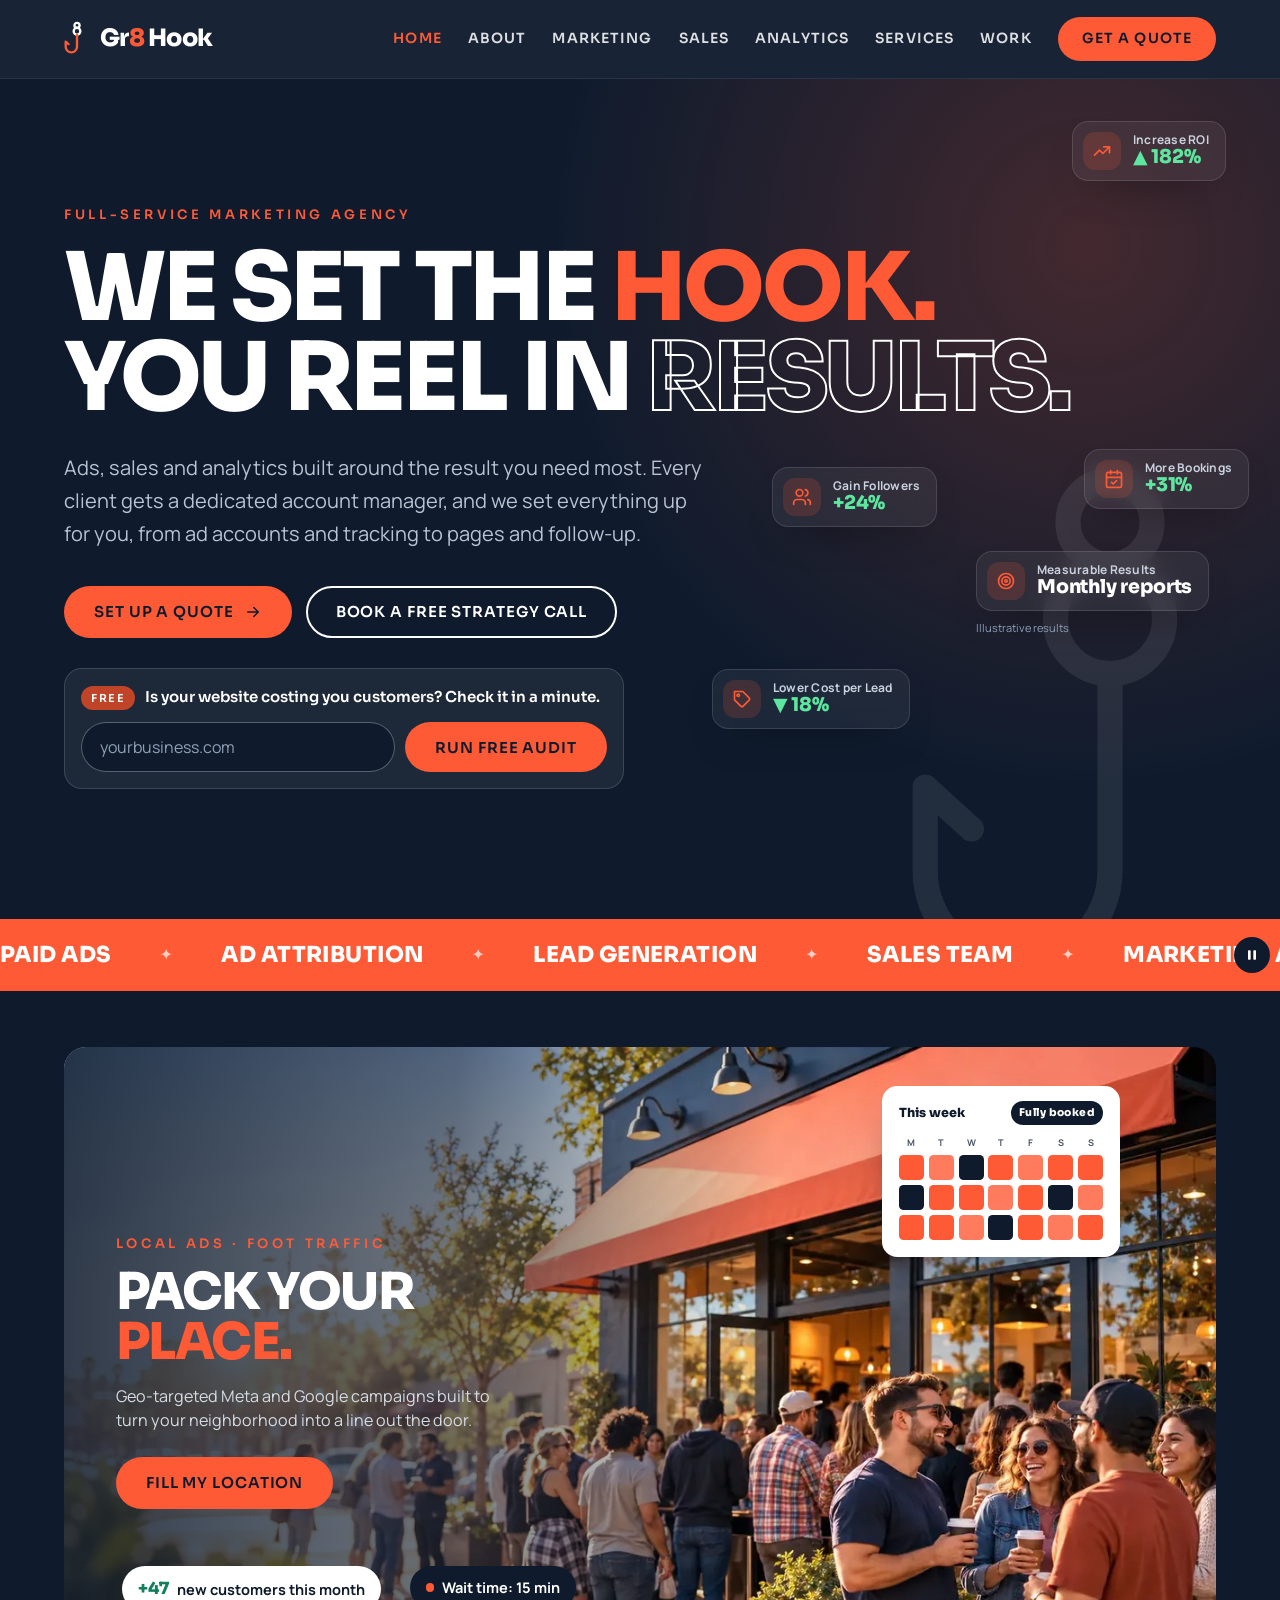
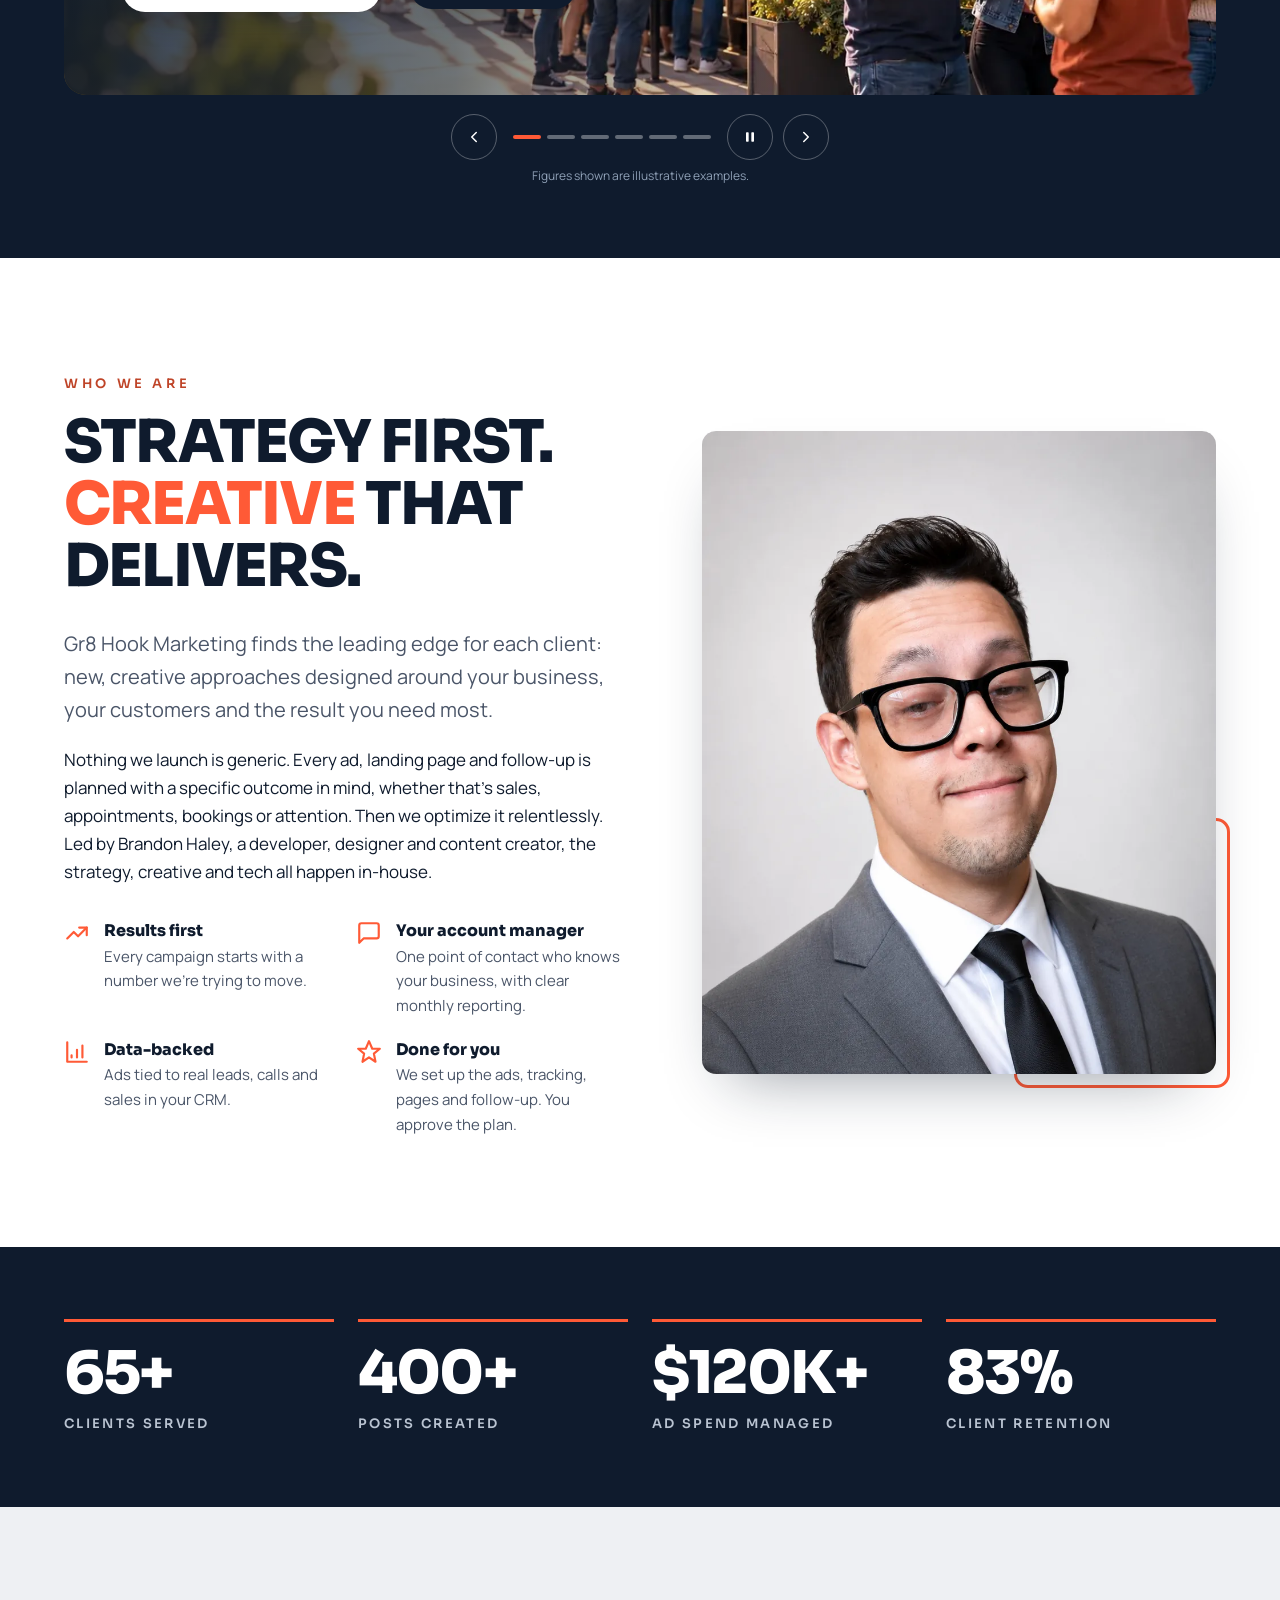
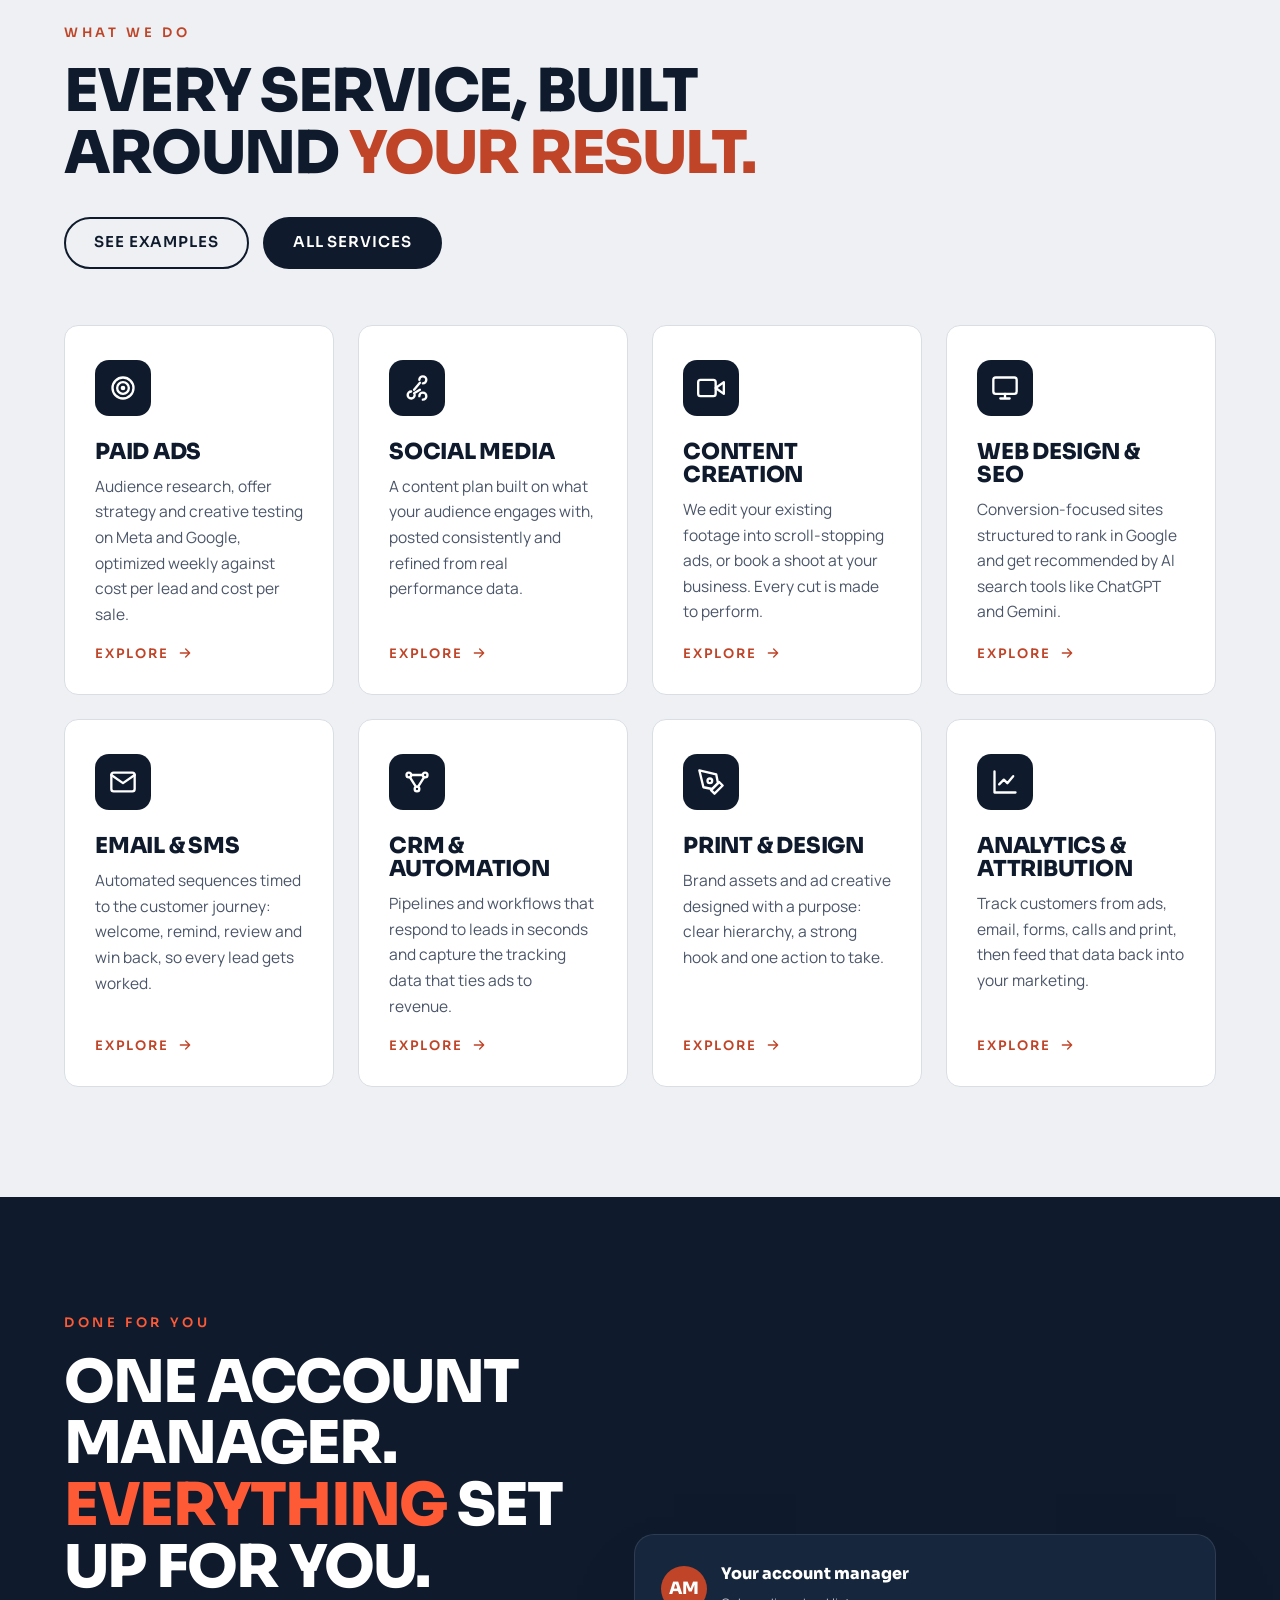
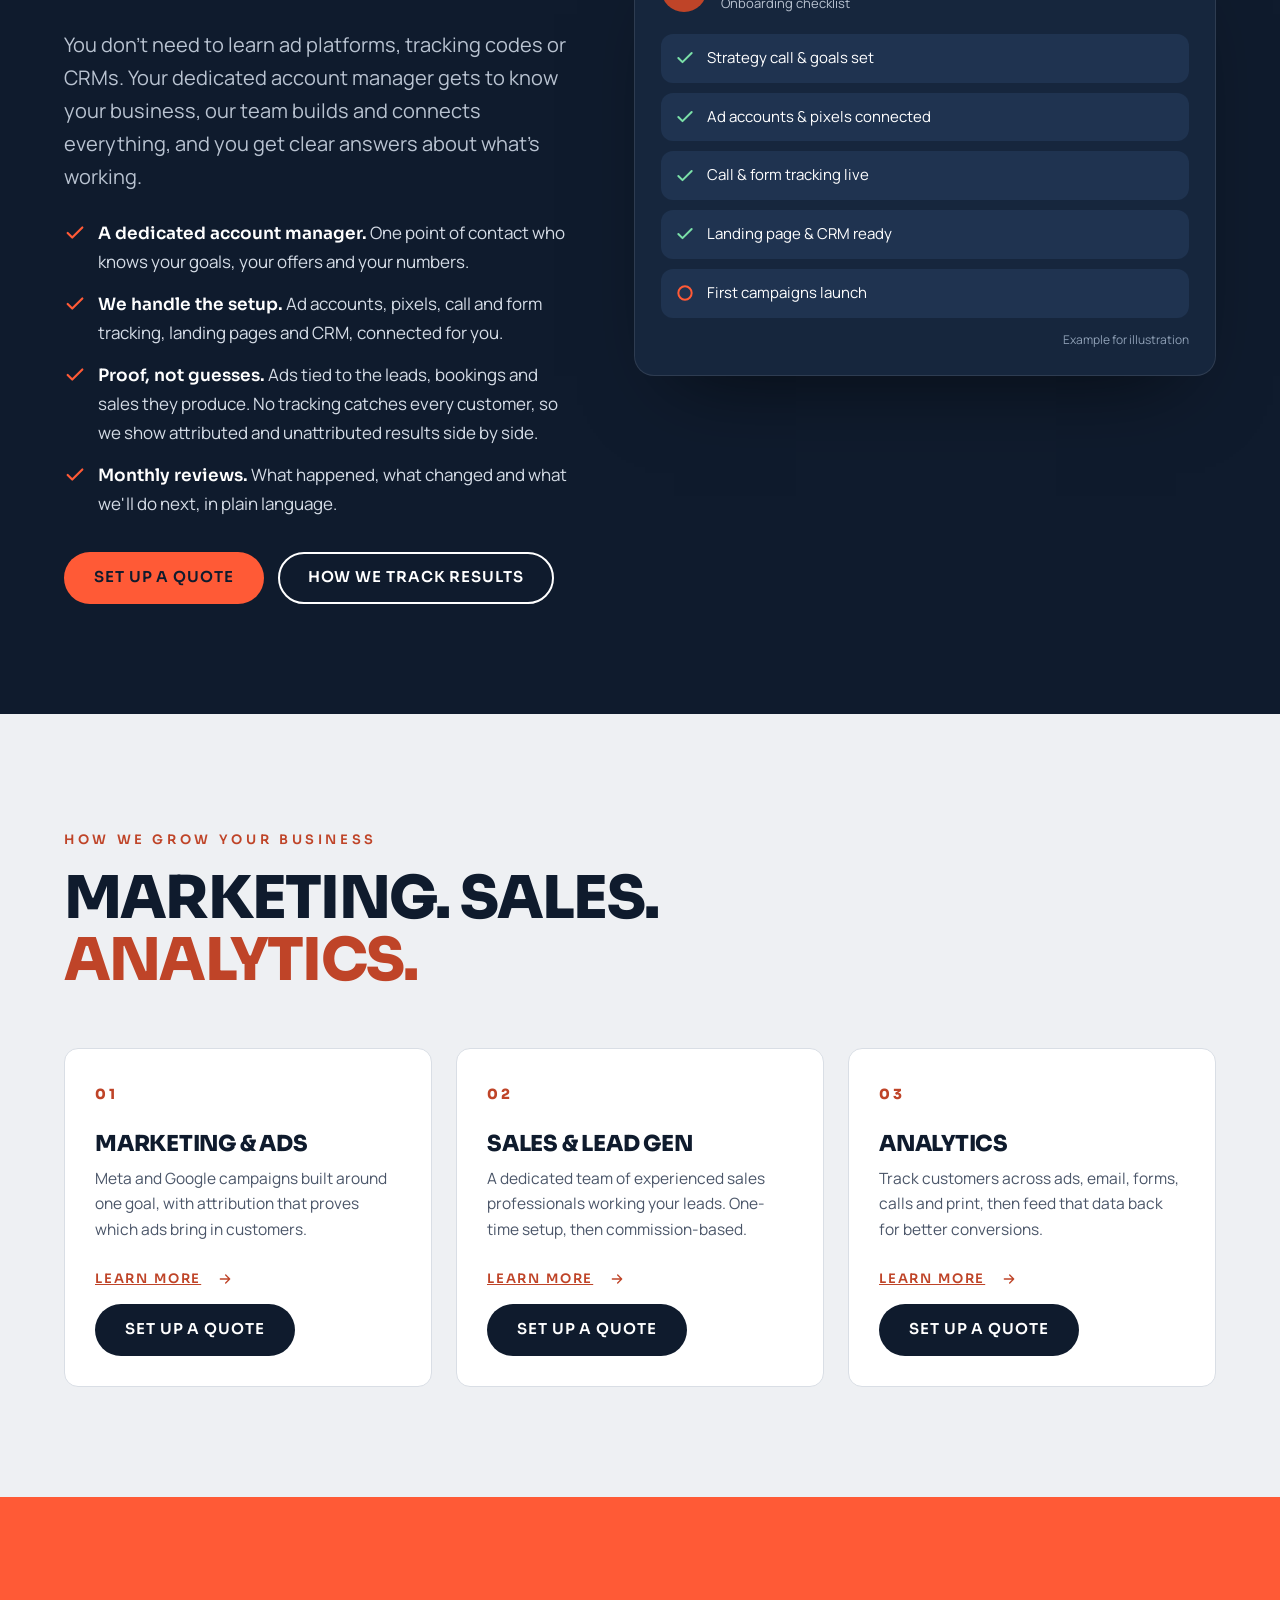
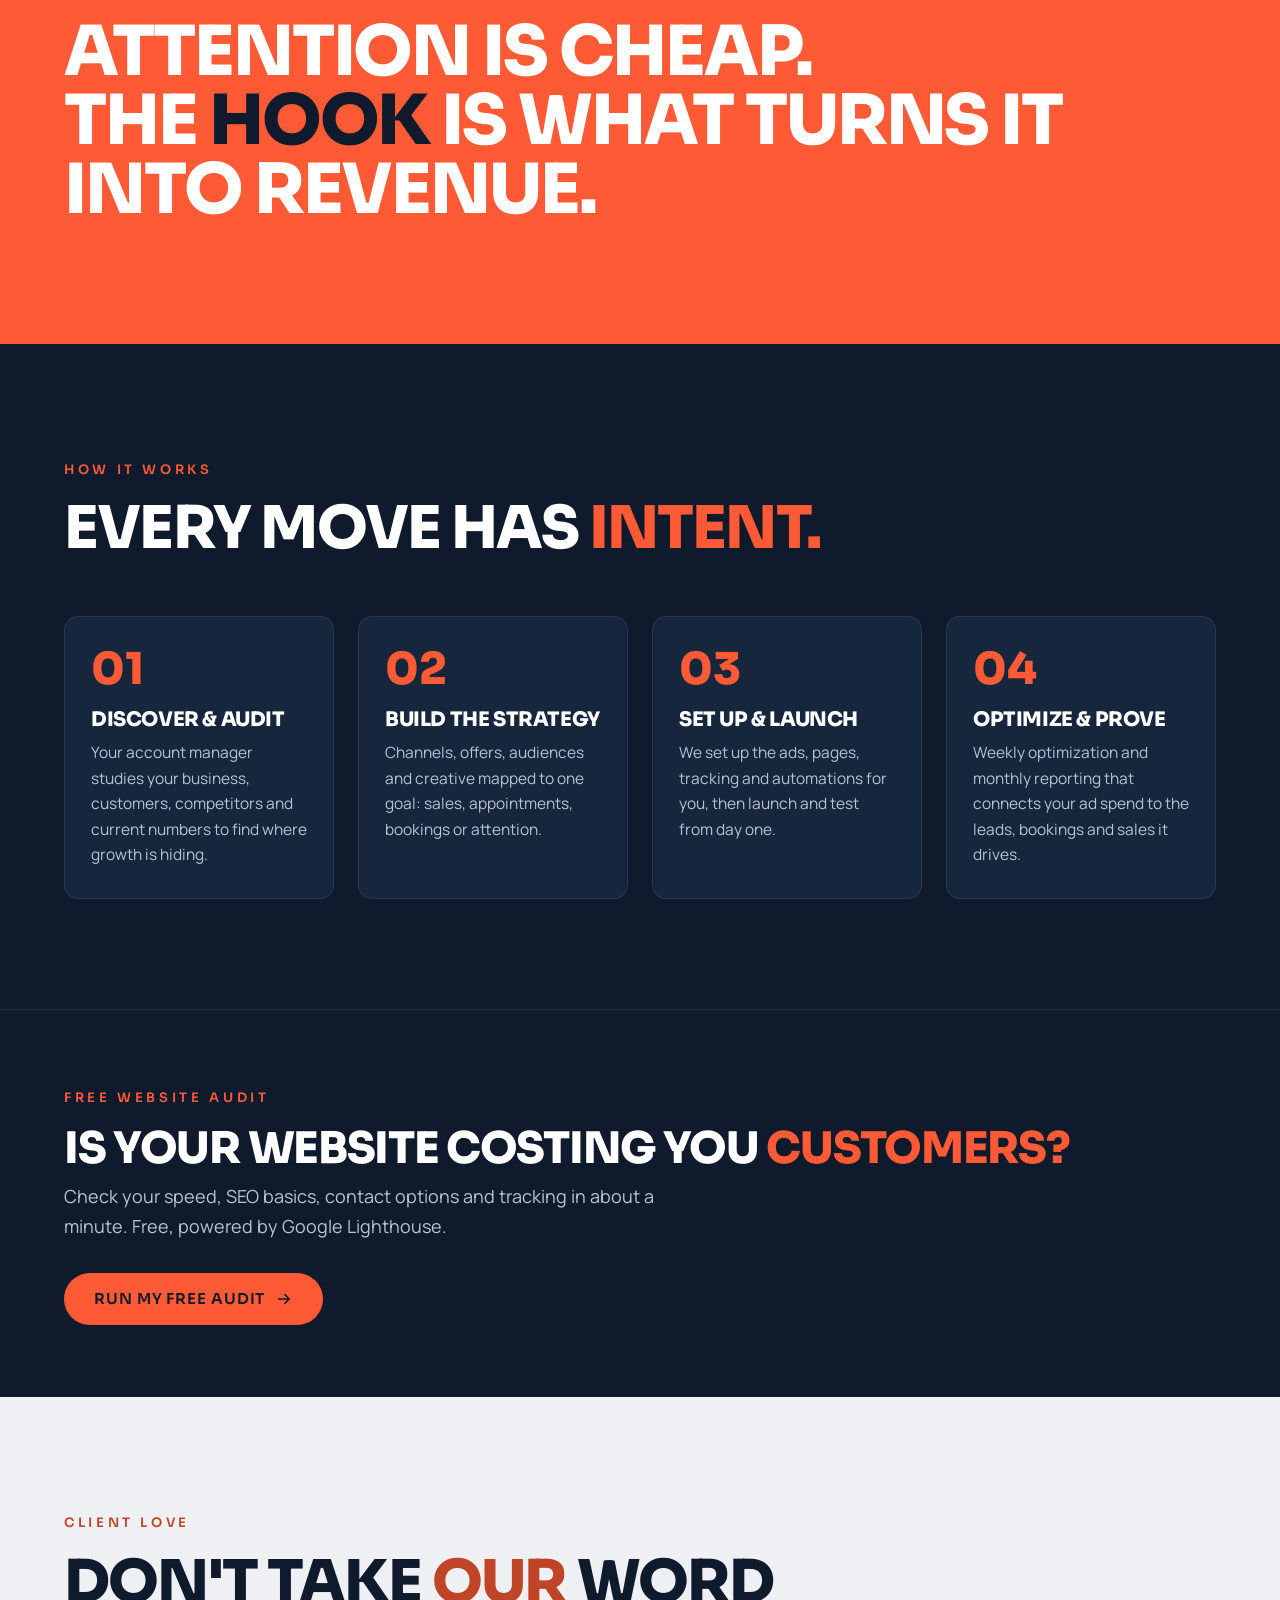
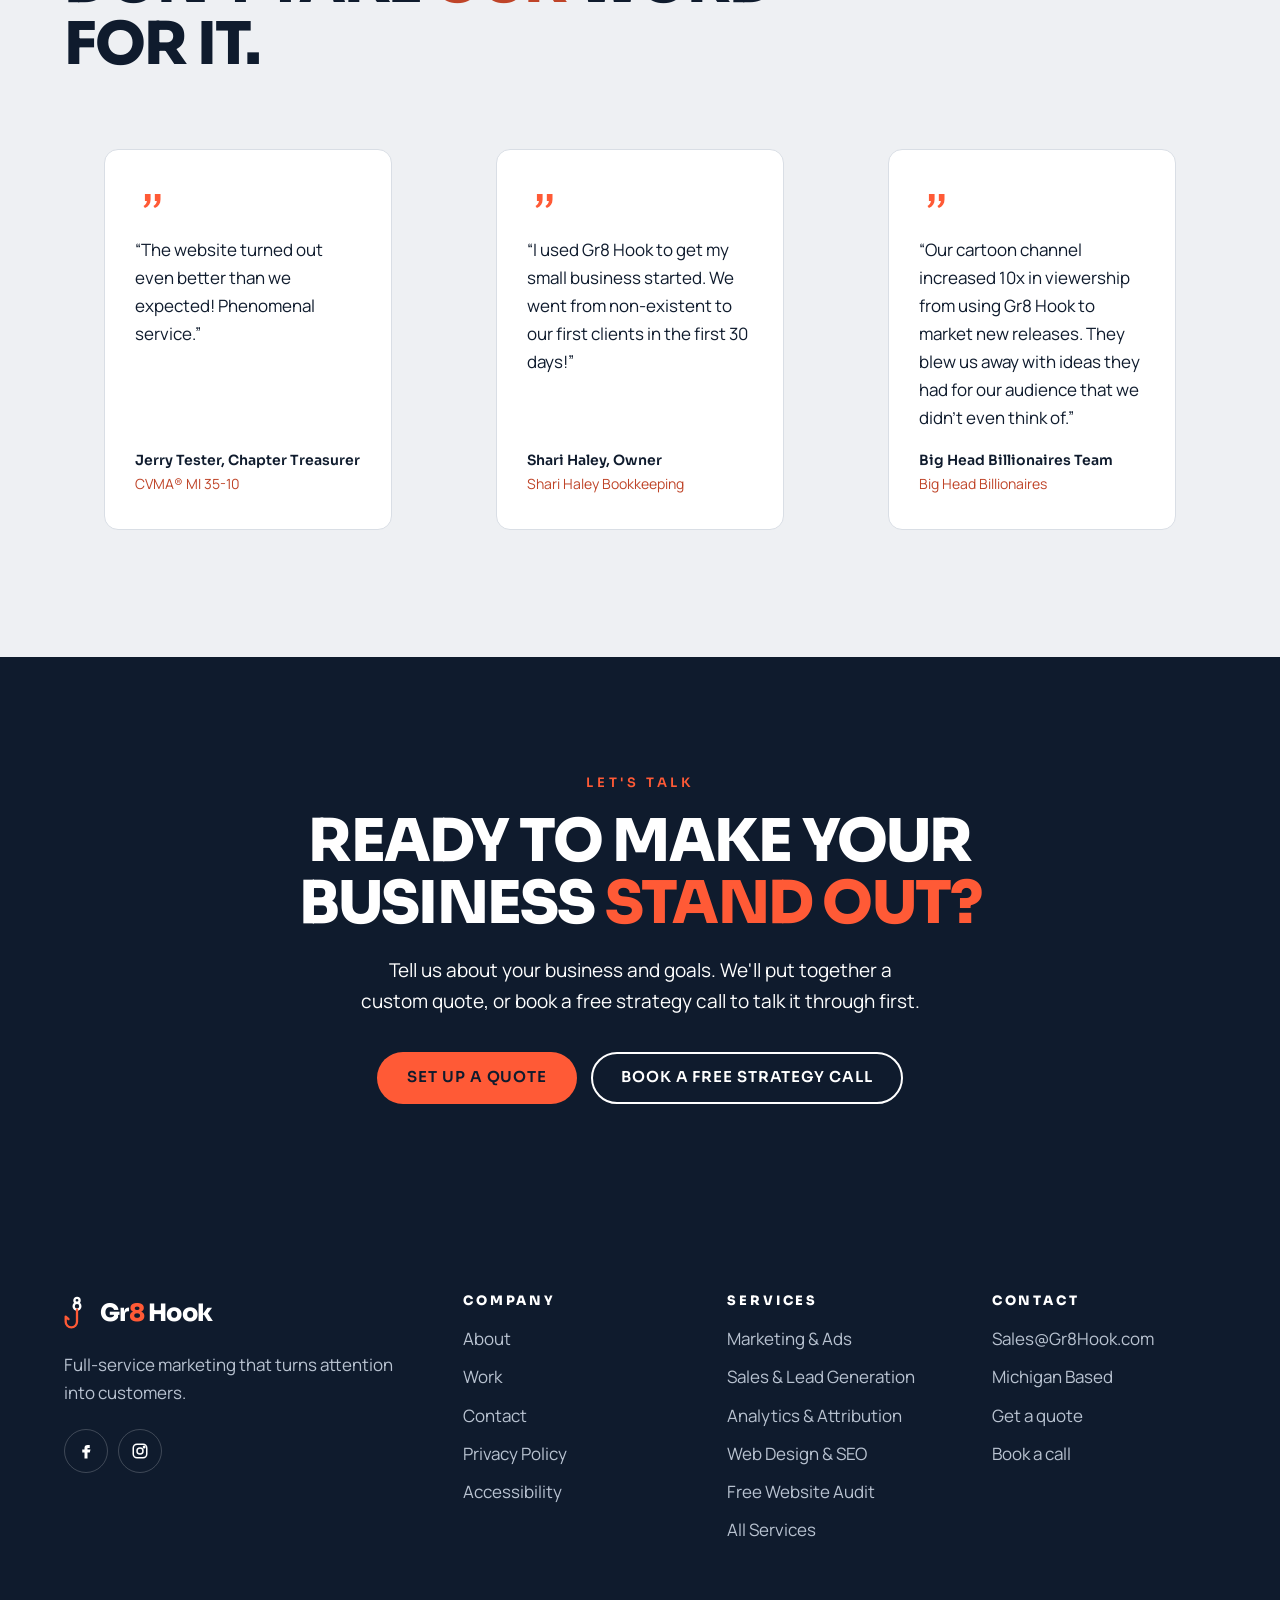
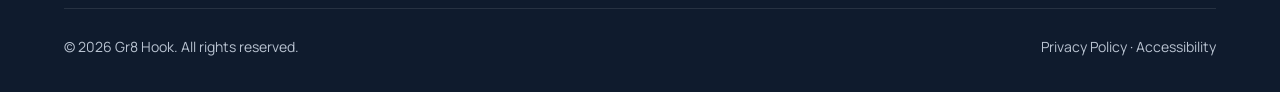
<file: index.html>
<!doctype html>
<html lang="en">
<head>
<meta charset="utf-8">
<meta name="viewport" content="width=device-width, initial-scale=1">
<title>Gr8 Hook | Paid Ads, Sales &amp; Marketing Analytics Agency</title>
<meta name="description" content="Ads with attribution, a dedicated sales team and marketing analytics, with an account manager who sets everything up for you. Get a custom quote.">
<meta name="robots" content="index, follow, max-image-preview:large">
<link rel="canonical" href="https://gr8hook.com/">
<meta name="theme-color" content="#0F1B2D">
<meta property="og:type" content="website">
<meta property="og:site_name" content="Gr8 Hook">
<meta property="og:locale" content="en_US">
<meta property="og:title" content="Gr8 Hook | Paid Ads, Sales &amp; Marketing Analytics Agency">
<meta property="og:description" content="Ads with attribution, a dedicated sales team and marketing analytics, with an account manager who sets everything up for you. Get a custom quote.">
<meta property="og:url" content="https://gr8hook.com/">
<meta property="og:image" content="https://gr8hook.com/assets/og-image.png">
<meta property="og:image:width" content="1200">
<meta property="og:image:height" content="630">
<meta property="og:image:alt" content="Gr8 Hook logo: a fishing hook whose eye forms an 8">
<meta name="twitter:card" content="summary_large_image">
<meta name="twitter:title" content="Gr8 Hook | Paid Ads, Sales &amp; Marketing Analytics Agency">
<meta name="twitter:description" content="Ads with attribution, a dedicated sales team and marketing analytics, with an account manager who sets everything up for you. Get a custom quote.">
<meta name="twitter:image" content="https://gr8hook.com/assets/og-image.png">
<link rel="apple-touch-icon" href="assets/apple-touch-icon.png">
<link rel="manifest" href="site.webmanifest">
<script type="application/ld+json">
{
  "@context": "https://schema.org",
  "@graph": [
    {
      "@type": "ProfessionalService",
      "@id": "https://gr8hook.com/#organization",
      "sameAs": [
        "https://www.facebook.com/gr8hook",
        "https://www.instagram.com/gr8hook"
      ],
      "name": "Gr8 Hook",
      "alternateName": "Gr8 Hook Marketing",
      "url": "https://gr8hook.com/",
      "logo": "https://gr8hook.com/assets/logo.png",
      "image": "https://gr8hook.com/assets/og-image.png",
      "description": "Marketing agency offering paid advertising with attribution, an outsourced sales and lead generation team, and marketing analytics across ads, email, forms, calls and print, plus content creation, web design with SEO and AI search, email and SMS, CRM automation and print design. Every client gets a dedicated account manager, and pricing is by custom quote.",
      "email": "Sales@Gr8Hook.com",
      "address": {
        "@type": "PostalAddress",
        "addressRegion": "MI",
        "addressCountry": "US"
      },
      "founder": {
        "@id": "https://gr8hook.com/about/#brandon"
      },
      "areaServed": {
        "@type": "Country",
        "name": "United States"
      },
      "knowsAbout": [
        "Paid Advertising",
        "Marketing Attribution",
        "Lead Generation",
        "Outsourced Sales",
        "Marketing Analytics",
        "Print Marketing Attribution",
        "Social Media Management",
        "Content Creation",
        "Web Design & SEO",
        "Email & SMS Marketing",
        "CRM Setup & Automation",
        "Print & Design"
      ],
      "hasOfferCatalog": {
        "@type": "OfferCatalog",
        "name": "Marketing, sales and analytics services",
        "itemListElement": [
          {
            "@type": "Offer",
            "itemOffered": {
              "@type": "Service",
              "name": "Marketing & Paid Advertising",
              "url": "https://gr8hook.com/marketing/"
            }
          },
          {
            "@type": "Offer",
            "itemOffered": {
              "@type": "Service",
              "name": "Sales & Lead Generation",
              "url": "https://gr8hook.com/sales/"
            }
          },
          {
            "@type": "Offer",
            "itemOffered": {
              "@type": "Service",
              "name": "Analytics & Attribution",
              "url": "https://gr8hook.com/analytics/"
            }
          },
          {
            "@type": "Offer",
            "itemOffered": {
              "@type": "Service",
              "name": "Social Media Management",
              "url": "https://gr8hook.com/services/#social-media"
            }
          },
          {
            "@type": "Offer",
            "itemOffered": {
              "@type": "Service",
              "name": "Content Creation",
              "url": "https://gr8hook.com/services/#content"
            }
          },
          {
            "@type": "Offer",
            "itemOffered": {
              "@type": "Service",
              "name": "Web Design & SEO",
              "url": "https://gr8hook.com/services/#web-seo"
            }
          },
          {
            "@type": "Offer",
            "itemOffered": {
              "@type": "Service",
              "name": "Email & SMS Marketing",
              "url": "https://gr8hook.com/services/#email-sms"
            }
          },
          {
            "@type": "Offer",
            "itemOffered": {
              "@type": "Service",
              "name": "CRM Setup & Automation",
              "url": "https://gr8hook.com/services/#crm"
            }
          },
          {
            "@type": "Offer",
            "itemOffered": {
              "@type": "Service",
              "name": "Print & Design",
              "url": "https://gr8hook.com/services/#design"
            }
          }
        ]
      }
    },
    {
      "@type": "WebSite",
      "@id": "https://gr8hook.com/#website",
      "url": "https://gr8hook.com/",
      "name": "Gr8 Hook",
      "publisher": {
        "@id": "https://gr8hook.com/#organization"
      },
      "inLanguage": "en-US"
    },
    {
      "@type": "WebPage",
      "@id": "https://gr8hook.com/#webpage",
      "url": "https://gr8hook.com/",
      "name": "Gr8 Hook | Paid Ads, Sales & Marketing Analytics Agency",
      "description": "Ads with attribution, a dedicated sales team and marketing analytics, with an account manager who sets everything up for you. Get a custom quote.",
      "isPartOf": {
        "@id": "https://gr8hook.com/#website"
      },
      "about": {
        "@id": "https://gr8hook.com/#organization"
      },
      "inLanguage": "en-US"
    }
  ]
}
</script>
<link rel="icon" href="favicon.ico" sizes="any">
<link rel="icon" href="assets/favicon.svg" type="image/svg+xml">
<link rel="icon" href="assets/favicon-32.png" type="image/png" sizes="32x32">
<link rel="preload" href="assets/fonts/sora-latin-800-normal.woff2" as="font" type="font/woff2" crossorigin>
<link rel="preload" href="assets/fonts/manrope-latin-400-normal.woff2" as="font" type="font/woff2" crossorigin>
<link rel="stylesheet" href="css/style.min.css?v=189093b026">
<!-- Meta Pixel Code -->
<script>
!function(f,b,e,v,n,t,s)
{if(f.fbq)return;n=f.fbq=function(){n.callMethod?
n.callMethod.apply(n,arguments):n.queue.push(arguments)};
if(!f._fbq)f._fbq=n;n.push=n;n.loaded=!0;n.version='2.0';
n.queue=[];t=b.createElement(e);t.async=!0;
t.src=v;s=b.getElementsByTagName(e)[0];
s.parentNode.insertBefore(t,s)}(window, document,'script',
'https://connect.facebook.net/en_US/fbevents.js');
fbq('init', '1065242523233854');
fbq('track', 'PageView');
</script>
<noscript><img height="1" width="1" style="display:none"
src="https://www.facebook.com/tr?id=1065242523233854&ev=PageView&noscript=1"
alt="" /></noscript>
<!-- End Meta Pixel Code -->
</head>
<body>
<a class="skip-link" href="#main">Skip to main content</a>

<header class="site-header">
  <div class="container">
    <a class="brand" href="./" aria-label="Gr8 Hook home">
      <svg viewBox="0 0 100 140" fill="none" aria-hidden="true"><circle cx="50" cy="17" r="10" stroke="#FFFFFF" stroke-width="9"/><circle cx="50" cy="40" r="13" stroke="#FFFFFF" stroke-width="9"/><path d="M50 53 L50 100 A22 22 0 0 1 6 100 L6 80 L17 90" stroke="#FF5A36" stroke-width="9" stroke-linecap="round" stroke-linejoin="round"/></svg>
      <span>Gr<span class="accent">8</span> Hook</span>
    </a>
    <button class="nav-toggle" aria-label="Open menu" aria-expanded="false" aria-controls="site-nav">
      <svg viewBox="0 0 24 24" fill="none" stroke="currentColor" stroke-width="2" stroke-linecap="round" aria-hidden="true"><path d="M4 7h16M4 12h16M4 17h16"/></svg>
    </button>
    <nav class="nav" id="site-nav" aria-label="Main">
      <a href="./" aria-current="page">Home</a>
      <a href="about/">About</a>
      <a href="marketing/">Marketing</a>
      <a href="sales/">Sales</a>
      <a href="analytics/">Analytics</a>
      <a href="services/">Services</a>
      <a href="work/">Work</a>
      <a class="btn btn--coral" href="contact/#quote">Get a Quote</a>
    </nav>
  </div>
</header>

<main id="main" tabindex="-1">

  <section class="hero dark">
    <svg class="hero-mark" viewBox="0 0 100 140" fill="none" aria-hidden="true"><circle cx="50" cy="17" r="10" stroke="#FFFFFF" stroke-width="6"/><circle cx="50" cy="40" r="13" stroke="#FFFFFF" stroke-width="6"/><path d="M50 53 L50 100 A22 22 0 0 1 6 100 L6 80 L17 90" stroke="#FFFFFF" stroke-width="6" stroke-linecap="round" stroke-linejoin="round"/></svg>
    <div class="container">
      <span class="eyebrow">Full-service marketing agency</span>
      <h1 class="display">We set the <span class="accent">hook.</span><br>You reel in <span class="outline-text">results.</span></h1>
      <p class="lead">Ads, sales and analytics built around the result you need most. Every client gets a dedicated account manager, and we set everything up for you, from ad accounts and tracking to pages and follow-up.</p>
      <div class="btn-row">
        <a class="btn btn--coral" href="contact/#quote">Set Up a Quote
          <svg viewBox="0 0 24 24" fill="none" stroke="currentColor" stroke-width="2" stroke-linecap="round" stroke-linejoin="round" aria-hidden="true"><path d="M5 12h14M13 6l6 6-6 6"/></svg>
        </a>
        <a class="btn btn--ghost" href="contact/#book">Book a Free Strategy Call</a>
      </div>
      <form class="hero-audit" action="audit/" method="get" role="search" aria-label="Free website audit">
        <label for="hero-audit-url"><span class="hero-audit-tag">Free</span> Is your website costing you customers? Check it in a minute.</label>
        <div class="hero-audit-row">
          <input id="hero-audit-url" name="url" type="text" inputmode="url" autocomplete="url" spellcheck="false" placeholder="yourbusiness.com" required>
          <button class="btn btn--coral" type="submit">Run Free Audit</button>
        </div>
      </form>
      <div class="hero-badges" aria-hidden="true">
        <div class="hb hb--b1"><span class="hb-icon"><svg viewBox="0 0 24 24" fill="none" stroke="currentColor" stroke-width="2" stroke-linecap="round" stroke-linejoin="round"><path d="M16 21v-2a4 4 0 0 0-4-4H6a4 4 0 0 0-4 4v2"/><circle cx="9" cy="7" r="4"/><path d="M22 21v-2a4 4 0 0 0-3-3.9M16 3.1a4 4 0 0 1 0 7.8"/></svg></span><span class="hb-text"><span class="hb-label">Gain Followers</span><span class="hb-val hb-val--up">+24%</span></span></div>
        <div class="hb hb--b2"><span class="hb-icon"><svg viewBox="0 0 24 24" fill="none" stroke="currentColor" stroke-width="2" stroke-linecap="round" stroke-linejoin="round"><path d="M3 17l6-6 4 4 8-8"/><path d="M14 7h7v7"/></svg></span><span class="hb-text"><span class="hb-label">Increase ROI</span><span class="hb-val hb-val--up">&#9650; 182%</span></span></div>
        <div class="hb hb--b3"><span class="hb-icon"><svg viewBox="0 0 24 24" fill="none" stroke="currentColor" stroke-width="2" stroke-linecap="round" stroke-linejoin="round"><circle cx="12" cy="12" r="9"/><circle cx="12" cy="12" r="5"/><circle cx="12" cy="12" r="1.5"/></svg></span><span class="hb-text"><span class="hb-label">Measurable Results</span><span class="hb-val hb-val--neutral">Monthly reports</span></span></div>
        <div class="hb hb--b4"><span class="hb-icon"><svg viewBox="0 0 24 24" fill="none" stroke="currentColor" stroke-width="2" stroke-linecap="round" stroke-linejoin="round"><path d="M20.6 13.4 13.4 20.6a2 2 0 0 1-2.8 0L3 13V3h10l7.6 7.6a2 2 0 0 1 0 2.8z"/><circle cx="7.5" cy="7.5" r="1.5"/></svg></span><span class="hb-text"><span class="hb-label">Lower Cost per Lead</span><span class="hb-val hb-val--up">&#9660; 18%</span></span></div>
        <div class="hb hb--b5"><span class="hb-icon"><svg viewBox="0 0 24 24" fill="none" stroke="currentColor" stroke-width="2" stroke-linecap="round" stroke-linejoin="round"><rect x="3" y="4" width="18" height="18" rx="2"/><path d="M16 2v4M8 2v4M3 10h18M9 16l2 2 4-4"/></svg></span><span class="hb-text"><span class="hb-label">More Bookings</span><span class="hb-val hb-val--up">+31%</span></span></div>
        <p class="hb-note">Illustrative results</p>
      </div>
    </div>
  </section>

  <div class="strip" data-strip>
    <div class="strip-track" aria-hidden="true">
      <span>Paid Ads</span><span>Ad Attribution</span><span>Lead Generation</span><span>Sales Team</span><span>Marketing Analytics</span><span>Content Creation</span><span>Web Design &amp; SEO</span><span>Email &amp; SMS</span>
      <span>Paid Ads</span><span>Ad Attribution</span><span>Lead Generation</span><span>Sales Team</span><span>Marketing Analytics</span><span>Content Creation</span><span>Web Design &amp; SEO</span><span>Email &amp; SMS</span>
    </div>
    <button class="strip-toggle" type="button" data-strip-toggle aria-pressed="false" aria-label="Pause scrolling text"><svg viewBox="0 0 24 24" fill="currentColor" aria-hidden="true"><rect x="6" y="5" width="4" height="14" rx="1"/><rect x="14" y="5" width="4" height="14" rx="1"/></svg></button>
  </div>

  <section class="showcase dark" aria-label="What we do for local businesses">
    <div class="container">
      <div class="slider hs" data-slider role="region" aria-roledescription="carousel" aria-label="Gr8 Hook results">

        <!-- 1 · Pack your place -->
        <div class="slide hs-slide is-active" role="group" aria-roledescription="slide" aria-label="1 of 6">
          <div class="hs-stage">
            <img src="assets/img/hero/packed.webp" srcset="assets/img/hero/packed-640.webp 640w, assets/img/hero/packed-960.webp 960w, assets/img/hero/packed-1280.webp 1280w, assets/img/hero/packed.webp 1672w" sizes="(max-width: 1200px) calc(100vw - 48px), 1152px" width="1672" height="941" fetchpriority="high" alt="A crowd lined up outside a busy neighborhood café on a sunny afternoon">
            <div class="hs-scrim hs-scrim--left" aria-hidden="true"></div>
            <div class="ov ov-cal" style="--x:71%; --y:6%; --d:.25s" aria-hidden="true">
              <div class="ov-cal-head"><span>This week</span><b class="ov-badge">Fully booked</b></div>
              <div class="ov-cal-grid">
                <i>M</i><i>T</i><i>W</i><i>T</i><i>F</i><i>S</i><i>S</i>
                <s></s><s></s><s></s><s></s><s></s><s></s><s></s>
                <s></s><s></s><s></s><s></s><s></s><s></s><s></s>
                <s></s><s></s><s></s><s></s><s></s><s></s><s></s>
              </div>
            </div>
            <div class="ov ov-chip ov--key" style="--x:5%; --y:80%; --d:.45s" aria-hidden="true">
              <b class="ov-up">+47</b><span>new customers this month</span>
            </div>
            <div class="ov ov-chip ov-chip--dark" style="--x:30%; --y:80%; --d:.6s" aria-hidden="true">
              <span class="ov-dot"></span><span>Wait time: 15 min</span>
            </div>
          </div>
          <div class="hs-copy hs-copy--left hs-copy--light">
            <span class="eyebrow">Local Ads · Foot Traffic</span>
            <h2 class="hs-title">Pack your <span class="accent">place.</span></h2>
            <p>Geo-targeted Meta and Google campaigns built to turn your neighborhood into a line out the door.</p>
            <a class="btn btn--coral" href="contact/">Fill My Location</a>
          </div>
        </div>

        <!-- 2 · Fill your calendar -->
        <div class="slide hs-slide" role="group" aria-roledescription="slide" aria-label="2 of 6">
          <div class="hs-stage">
            <img src="assets/img/hero/spa.webp" srcset="assets/img/hero/spa-640.webp 640w, assets/img/hero/spa-960.webp 960w, assets/img/hero/spa-1280.webp 1280w, assets/img/hero/spa.webp 1672w" sizes="(max-width: 1200px) calc(100vw - 48px), 1152px" width="1672" height="941" loading="lazy" alt="A relaxed client enjoying a massage in a bright spa">
            <div class="ov ov-note ov--key" style="--x:50%; --y:70%; --mx:26%; --my:66%; --d:.25s" aria-hidden="true">
              <span class="ov-icon">
                <svg viewBox="0 0 24 24" fill="none" stroke="currentColor" stroke-width="2.2" stroke-linecap="round" stroke-linejoin="round"><rect x="3" y="4" width="18" height="17" rx="2"/><path d="M16 2v4M8 2v4M3 10h18M9 15l2 2 4-4"/></svg>
              </span>
              <span><b>New booking</b><small>90-min massage · Today, 2:30 PM</small></span>
              <em>via Instagram ad</em>
            </div>
            <div class="ov ov-stat" style="--x:73%; --y:6%; --d:.45s" aria-hidden="true">
              <small>Cost per booking</small><b>$18</b><span class="ov-down">▼ 41% vs. last month</span>
            </div>
          </div>
          <div class="hs-copy hs-copy--left">
            <span class="eyebrow">Appointments &amp; Bookings</span>
            <h2 class="hs-title">Fill your <span class="accent">calendar.</span></h2>
            <p>Ads, booking pages and automated reminders that turn scrollers into scheduled, show-up appointments.</p>
            <a class="btn btn--coral" href="contact/?service=marketing#quote">Set Up a Quote</a>
          </div>
        </div>

        <!-- 3 · Get found -->
        <div class="slide hs-slide" role="group" aria-roledescription="slide" aria-label="3 of 6">
          <div class="hs-stage">
            <img src="assets/img/hero/search.webp" srcset="assets/img/hero/search-640.webp 640w, assets/img/hero/search-960.webp 960w, assets/img/hero/search-1280.webp 1280w, assets/img/hero/search.webp 1672w" sizes="(max-width: 1200px) calc(100vw - 48px), 1152px" width="1672" height="941" loading="lazy" alt="A smiling woman browsing local businesses on a tablet">
            <div class="ov ov-result ov--key" style="--x:56%; --y:66%; --mx:46%; --my:60%; --d:.25s" aria-hidden="true">
              <span class="ov-rank">1</span>
              <span class="ov-result-body">
                <b>Your Business</b>
                <small><span class="ov-stars">★★★★★</span> 4.9 · Open now · 0.8 mi</small>
              </span>
              <span class="ov-pin">
                <svg viewBox="0 0 24 24" fill="currentColor"><path d="M12 2a7 7 0 0 0-7 7c0 5.3 7 13 7 13s7-7.7 7-13a7 7 0 0 0-7-7zm0 9.5a2.5 2.5 0 1 1 0-5 2.5 2.5 0 0 1 0 5z"/></svg>
              </span>
            </div>
            <div class="ov ov-chip" style="--x:56%; --y:85%; --d:.45s" aria-hidden="true">
              <span class="ov-spark">✦</span><span>Recommended by AI search</span>
            </div>
          </div>
          <div class="hs-copy hs-copy--right hs-copy--top">
            <span class="eyebrow">SEO &amp; AI Search</span>
            <h2 class="hs-title">Be the answer they <span class="accent">find.</span></h2>
            <p>Rank in Google, show up on Maps and get recommended by AI assistants when customers search for what you sell.</p>
            <a class="btn btn--coral" href="services/#web-seo">Get Found</a>
          </div>
        </div>

        <!-- 4 · Every screen -->
        <div class="slide hs-slide" role="group" aria-roledescription="slide" aria-label="4 of 6">
          <div class="hs-stage">
            <img src="assets/img/hero/screens.webp" srcset="assets/img/hero/screens-640.webp 640w, assets/img/hero/screens-960.webp 960w, assets/img/hero/screens-1280.webp 1280w, assets/img/hero/screens.webp 1672w" sizes="(max-width: 1200px) calc(100vw - 48px), 1152px" width="1672" height="941" loading="lazy" alt="A laptop, tablet and phone glowing with coral and blue light">
            <div class="ov ov-chip ov-chip--glass ov--key" style="--x:56%; --y:12%; --d:.25s" aria-hidden="true">
              <span class="ov-dot ov-dot--live"></span><span>Campaign live · Meta + Google</span>
            </div>
            <div class="ov ov-stat ov-stat--glass" style="--x:44%; --y:72%; --d:.45s" aria-hidden="true">
              <small>Click-through rate</small><b>4.8%</b><span class="ov-up">▲ 0.9 pts this month</span>
            </div>
            <div class="ov ov-stat ov-stat--glass" style="--x:84%; --y:80%; --d:.6s" aria-hidden="true">
              <small>Leads</small><b>+62%</b>
            </div>
          </div>
          <div class="hs-copy hs-copy--left hs-copy--light">
            <span class="eyebrow">Meta + Google Ads</span>
            <h2 class="hs-title">Ads that hit on <span class="accent">every screen.</span></h2>
            <p>One strategy across Facebook, Instagram and Google, with creative built for phone, tablet and desktop.</p>
            <a class="btn btn--coral" href="marketing/">Get an Ad Strategy</a>
          </div>
        </div>

        <!-- 5 · ROAS -->
        <div class="slide hs-slide" role="group" aria-roledescription="slide" aria-label="5 of 6">
          <div class="hs-stage">
            <img src="assets/img/hero/roas.webp" srcset="assets/img/hero/roas-640.webp 640w, assets/img/hero/roas-960.webp 960w, assets/img/hero/roas-1280.webp 1280w, assets/img/hero/roas.webp 1672w" sizes="(max-width: 1200px) calc(100vw - 48px), 1152px" width="1672" height="941" loading="lazy" alt="">
            <div class="ov ov-roas ov--key" style="--x:54.6%; --y:27.4%; --w:38.8%; --h:42%; --d:.2s" aria-hidden="true">
              <div class="ov-roas-top">
                <span><small>Return on ad spend</small><b>5.2×</b></span>
                <span class="ov-up ov-pill">▲ 38%</span>
              </div>
              <div class="ov-bars">
                <span style="--v:34%"></span><span style="--v:42%"></span><span style="--v:51%"></span>
                <span style="--v:58%"></span><span style="--v:72%"></span><span style="--v:90%"></span>
              </div>
              <div class="ov-months"><i>May</i><i>Jun</i><i>Jul</i><i>Aug</i><i>Sep</i><i>Oct</i></div>
            </div>
            <div class="ov ov-chip" style="--x:50%; --y:78%; --d:.5s" aria-hidden="true">
              <b class="ov-down">▼ 31%</b><span>cost per lead</span>
            </div>
          </div>
          <div class="hs-copy hs-copy--left">
            <span class="eyebrow">Performance Optimization</span>
            <h2 class="hs-title">Every dollar, <span class="accent">put to work.</span></h2>
            <p>We test, measure and shift budget every week, so your return on ad spend keeps climbing.</p>
            <a class="btn btn--coral" href="marketing/#attribution">See How</a>
          </div>
        </div>

        <!-- 6 · Attribution -->
        <div class="slide hs-slide" role="group" aria-roledescription="slide" aria-label="6 of 6">
          <div class="hs-stage">
            <img src="assets/img/hero/dashboard.webp" srcset="assets/img/hero/dashboard-640.webp 640w, assets/img/hero/dashboard-960.webp 960w, assets/img/hero/dashboard-1280.webp 1280w, assets/img/hero/dashboard.webp 1672w" sizes="(max-width: 1200px) calc(100vw - 48px), 1152px" width="1672" height="941" loading="lazy" alt="A café owner smiling at her laptop">
            <div class="ov ov-note" style="--x:70%; --y:4%; --d:.25s" aria-hidden="true">
              <span class="ov-icon ov-icon--coral">
                <svg viewBox="0 0 24 24" fill="none" stroke="currentColor" stroke-width="2.2" stroke-linecap="round" stroke-linejoin="round"><path d="M16 21v-2a4 4 0 0 0-4-4H6a4 4 0 0 0-4 4v2"/><circle cx="9" cy="7" r="4"/><path d="M19 8v6M22 11h-6"/></svg>
              </span>
              <span><b>New lead · $640 sale</b><small>Matched to: Fall Menu ad</small></span>
            </div>
            <div class="ov ov-spark-card ov--key" style="--x:36%; --y:73%; --d:.45s" aria-hidden="true">
              <div><small>Revenue from ads</small><b>$21.6k</b><span class="ov-up">▲ 62%</span></div>
              <svg viewBox="0 0 120 40" preserveAspectRatio="none"><path d="M0 34 L20 30 L40 31 L60 22 L80 18 L100 10 L120 4" fill="none" stroke="#FF5A36" stroke-width="3" stroke-linecap="round" stroke-linejoin="round" vector-effect="non-scaling-stroke"/></svg>
            </div>
          </div>
          <div class="hs-copy hs-copy--left hs-copy--narrow">
            <span class="eyebrow">Attribution &amp; Analytics</span>
            <h2 class="hs-title">See the sale behind <span class="accent">every ad.</span></h2>
            <p>We connect ad spend to real leads and revenue, so you always know what's working.</p>
            <a class="btn btn--coral" href="analytics/">See How</a>
          </div>
        </div>

        <div class="slider-nav">
          <button class="slider-btn" type="button" data-prev aria-label="Previous slide">
            <svg viewBox="0 0 24 24" fill="none" stroke="currentColor" stroke-width="2" stroke-linecap="round" stroke-linejoin="round" aria-hidden="true"><path d="M15 18l-6-6 6-6"/></svg>
          </button>
          <div class="slider-dots"></div>
          <button class="slider-btn slider-toggle" type="button" data-toggle aria-pressed="false" aria-label="Pause slideshow"><svg viewBox="0 0 24 24" fill="currentColor" aria-hidden="true"><rect x="6" y="5" width="4" height="14" rx="1"/><rect x="14" y="5" width="4" height="14" rx="1"/></svg></button>
          <button class="slider-btn" type="button" data-next aria-label="Next slide">
            <svg viewBox="0 0 24 24" fill="none" stroke="currentColor" stroke-width="2" stroke-linecap="round" stroke-linejoin="round" aria-hidden="true"><path d="M9 18l6-6-6-6"/></svg>
          </button>
        </div>
      </div>
      <p class="hs-note">Figures shown are illustrative examples.</p>
    </div>
  </section>

  <section class="section">
    <div class="container split">
      <div class="reveal">
        <span class="eyebrow">Who we are</span>
        <h2 class="h2">Strategy first. <span class="accent">Creative</span> that delivers.</h2>
        <p class="lead">Gr8 Hook Marketing finds the leading edge for each client: new, creative approaches designed around your business, your customers and the result you need most.</p>
        <p>Nothing we launch is generic. Every ad, landing page and follow-up is planned with a specific outcome in mind, whether that's sales, appointments, bookings or attention. Then we optimize it relentlessly. Led by Brandon Haley, a developer, designer and content creator, the strategy, creative and tech all happen in-house.</p>
        <div class="values">
          <div class="value">
            <svg viewBox="0 0 24 24" fill="none" stroke="currentColor" stroke-width="2" stroke-linecap="round" stroke-linejoin="round" aria-hidden="true"><path d="M3 17l6-6 4 4 8-8"/><path d="M14 7h7v7"/></svg>
            <div><strong>Results first</strong><p>Every campaign starts with a number we're trying to move.</p></div>
          </div>
          <div class="value">
            <svg viewBox="0 0 24 24" fill="none" stroke="currentColor" stroke-width="2" stroke-linecap="round" stroke-linejoin="round" aria-hidden="true"><path d="M21 15a2 2 0 0 1-2 2H7l-4 4V5a2 2 0 0 1 2-2h14a2 2 0 0 1 2 2z"/></svg>
            <div><strong>Your account manager</strong><p>One point of contact who knows your business, with clear monthly reporting.</p></div>
          </div>
          <div class="value">
            <svg viewBox="0 0 24 24" fill="none" stroke="currentColor" stroke-width="2" stroke-linecap="round" stroke-linejoin="round" aria-hidden="true"><path d="M3 3v18h18"/><path d="M7 15v2M12 10v7M17 6v11"/></svg>
            <div><strong>Data-backed</strong><p>Ads tied to real leads, calls and sales in your CRM.</p></div>
          </div>
          <div class="value">
            <svg viewBox="0 0 24 24" fill="none" stroke="currentColor" stroke-width="2" stroke-linecap="round" stroke-linejoin="round" aria-hidden="true"><path d="M12 2l3 7h7l-5.5 4.5L18 21l-6-4-6 4 1.5-7.5L2 9h7z"/></svg>
            <div><strong>Done for you</strong><p>We set up the ads, tracking, pages and follow-up. You approve the plan.</p></div>
          </div>
        </div>
      </div>
      <figure class="photo reveal">
        <picture>
          <source srcset="assets/img/brandon.webp" type="image/webp">
          <img src="assets/img/brandon.jpg" width="900" height="1125" loading="lazy" decoding="async" alt="Brandon Haley, founder of Gr8 Hook Marketing">
        </picture>
      </figure>
    </div>
  </section>

  <section class="section--tight dark">
    <div class="container stats">
      <div class="stat reveal"><b>65+</b><span>Clients served</span></div>
      <div class="stat reveal"><b>400+</b><span>Posts created</span></div>
      <div class="stat reveal"><b>$120K+</b><span>Ad spend managed</span></div>
      <div class="stat reveal"><b>83%</b><span>Client retention</span></div>
    </div>
  </section>

  <section class="section mist">
    <div class="container">
      <div class="section-head">
        <div>
          <span class="eyebrow">What we do</span>
          <h2 class="h2">Every service, built around <span class="accent">your result.</span></h2>
        </div>
        <div class="btn-row">
          <a class="btn btn--ghost" href="work/">See Examples</a>
          <a class="btn btn--navy" href="services/">All Services</a>
        </div>
      </div>
      <div class="cards cards--4">
        <a class="card reveal" href="marketing/">
          <div class="card-icon"><svg viewBox="0 0 24 24" fill="none" stroke="currentColor" stroke-width="2" stroke-linecap="round" stroke-linejoin="round" aria-hidden="true"><circle cx="12" cy="12" r="9"/><circle cx="12" cy="12" r="5"/><circle cx="12" cy="12" r="1"/></svg></div>
          <h3>Paid Ads</h3>
          <p>Audience research, offer strategy and creative testing on Meta and Google, optimized weekly against cost per lead and cost per sale.</p>
          <span class="card-link">Explore <svg viewBox="0 0 24 24" fill="none" stroke="currentColor" stroke-width="2" stroke-linecap="round" stroke-linejoin="round" aria-hidden="true"><path d="M5 12h14M13 6l6 6-6 6"/></svg></span>
        </a>
        <a class="card reveal" href="services/#social-media">
          <div class="card-icon"><svg viewBox="0 0 24 24" fill="none" stroke="currentColor" stroke-width="2" stroke-linecap="round" stroke-linejoin="round" aria-hidden="true"><path d="M17 8a3 3 0 1 0-3-3M7 15a3 3 0 1 0 3 3M17 22a3 3 0 1 0-3-3"/><path d="M9.5 16.5l5-3M9.5 13.5l5-6"/></svg></div>
          <h3>Social Media</h3>
          <p>A content plan built on what your audience engages with, posted consistently and refined from real performance data.</p>
          <span class="card-link">Explore <svg viewBox="0 0 24 24" fill="none" stroke="currentColor" stroke-width="2" stroke-linecap="round" stroke-linejoin="round" aria-hidden="true"><path d="M5 12h14M13 6l6 6-6 6"/></svg></span>
        </a>
        <a class="card reveal" href="services/#content">
          <div class="card-icon"><svg viewBox="0 0 24 24" fill="none" stroke="currentColor" stroke-width="2" stroke-linecap="round" stroke-linejoin="round" aria-hidden="true"><path d="M23 7l-7 5 7 5z"/><rect x="1" y="5" width="15" height="14" rx="2"/></svg></div>
          <h3>Content Creation</h3>
          <p>We edit your existing footage into scroll-stopping ads, or book a shoot at your business. Every cut is made to perform.</p>
          <span class="card-link">Explore <svg viewBox="0 0 24 24" fill="none" stroke="currentColor" stroke-width="2" stroke-linecap="round" stroke-linejoin="round" aria-hidden="true"><path d="M5 12h14M13 6l6 6-6 6"/></svg></span>
        </a>
        <a class="card reveal" href="services/#web-seo">
          <div class="card-icon"><svg viewBox="0 0 24 24" fill="none" stroke="currentColor" stroke-width="2" stroke-linecap="round" stroke-linejoin="round" aria-hidden="true"><rect x="2" y="3" width="20" height="14" rx="2"/><path d="M8 21h8M12 17v4"/></svg></div>
          <h3>Web Design &amp; SEO</h3>
          <p>Conversion-focused sites structured to rank in Google and get recommended by AI search tools like ChatGPT and Gemini.</p>
          <span class="card-link">Explore <svg viewBox="0 0 24 24" fill="none" stroke="currentColor" stroke-width="2" stroke-linecap="round" stroke-linejoin="round" aria-hidden="true"><path d="M5 12h14M13 6l6 6-6 6"/></svg></span>
        </a>
        <a class="card reveal" href="services/#email-sms">
          <div class="card-icon"><svg viewBox="0 0 24 24" fill="none" stroke="currentColor" stroke-width="2" stroke-linecap="round" stroke-linejoin="round" aria-hidden="true"><rect x="2" y="4" width="20" height="16" rx="2"/><path d="M22 6l-10 7L2 6"/></svg></div>
          <h3>Email &amp; SMS</h3>
          <p>Automated sequences timed to the customer journey: welcome, remind, review and win back, so every lead gets worked.</p>
          <span class="card-link">Explore <svg viewBox="0 0 24 24" fill="none" stroke="currentColor" stroke-width="2" stroke-linecap="round" stroke-linejoin="round" aria-hidden="true"><path d="M5 12h14M13 6l6 6-6 6"/></svg></span>
        </a>
        <a class="card reveal" href="services/#crm">
          <div class="card-icon"><svg viewBox="0 0 24 24" fill="none" stroke="currentColor" stroke-width="2" stroke-linecap="round" stroke-linejoin="round" aria-hidden="true"><circle cx="5" cy="6" r="2"/><circle cx="19" cy="6" r="2"/><circle cx="12" cy="18" r="2"/><path d="M7 6h10M6 8l5 8M18 8l-5 8"/></svg></div>
          <h3>CRM &amp; Automation</h3>
          <p>Pipelines and workflows that respond to leads in seconds and capture the tracking data that ties ads to revenue.</p>
          <span class="card-link">Explore <svg viewBox="0 0 24 24" fill="none" stroke="currentColor" stroke-width="2" stroke-linecap="round" stroke-linejoin="round" aria-hidden="true"><path d="M5 12h14M13 6l6 6-6 6"/></svg></span>
        </a>
        <a class="card reveal" href="services/#design">
          <div class="card-icon"><svg viewBox="0 0 24 24" fill="none" stroke="currentColor" stroke-width="2" stroke-linecap="round" stroke-linejoin="round" aria-hidden="true"><path d="M12 19l7-7 3 3-7 7z"/><path d="M18 13l-1.5-7.5L2 2l3.5 14.5L13 18z"/><circle cx="11" cy="11" r="2"/></svg></div>
          <h3>Print &amp; Design</h3>
          <p>Brand assets and ad creative designed with a purpose: clear hierarchy, a strong hook and one action to take.</p>
          <span class="card-link">Explore <svg viewBox="0 0 24 24" fill="none" stroke="currentColor" stroke-width="2" stroke-linecap="round" stroke-linejoin="round" aria-hidden="true"><path d="M5 12h14M13 6l6 6-6 6"/></svg></span>
        </a>
        <a class="card reveal" href="analytics/">
          <div class="card-icon"><svg viewBox="0 0 24 24" fill="none" stroke="currentColor" stroke-width="2" stroke-linecap="round" stroke-linejoin="round" aria-hidden="true"><path d="M3 3v18h18"/><path d="M7 14l4-4 3 3 5-6"/></svg></div>
          <h3>Analytics &amp; Attribution</h3>
          <p>Track customers from ads, email, forms, calls and print, then feed that data back into your marketing.</p>
          <span class="card-link">Explore <svg viewBox="0 0 24 24" fill="none" stroke="currentColor" stroke-width="2" stroke-linecap="round" stroke-linejoin="round" aria-hidden="true"><path d="M5 12h14M13 6l6 6-6 6"/></svg></span>
        </a>
      </div>
    </div>
  </section>

  <section class="section dark" id="done-for-you">
    <div class="container dash-split">
      <div class="reveal">
        <span class="eyebrow">Done for you</span>
        <h2 class="h2">One account manager. <span class="accent">Everything</span> set up for you.</h2>
        <p class="lead">You don't need to learn ad platforms, tracking codes or CRMs. Your dedicated account manager gets to know your business, our team builds and connects everything, and you get clear answers about what's working.</p>
        <ul class="check-list">
          <li><svg viewBox="0 0 24 24" fill="none" stroke="currentColor" stroke-width="2.4" stroke-linecap="round" stroke-linejoin="round" aria-hidden="true"><path d="M20 6L9 17l-5-5"/></svg><span><strong>A dedicated account manager.</strong> One point of contact who knows your goals, your offers and your numbers.</span></li>
          <li><svg viewBox="0 0 24 24" fill="none" stroke="currentColor" stroke-width="2.4" stroke-linecap="round" stroke-linejoin="round" aria-hidden="true"><path d="M20 6L9 17l-5-5"/></svg><span><strong>We handle the setup.</strong> Ad accounts, pixels, call and form tracking, landing pages and CRM, connected for you.</span></li>
          <li><svg viewBox="0 0 24 24" fill="none" stroke="currentColor" stroke-width="2.4" stroke-linecap="round" stroke-linejoin="round" aria-hidden="true"><path d="M20 6L9 17l-5-5"/></svg><span><strong>Proof, not guesses.</strong> Ads tied to the leads, bookings and sales they produce. No tracking catches every customer, so we show attributed and unattributed results side by side.</span></li>
          <li><svg viewBox="0 0 24 24" fill="none" stroke="currentColor" stroke-width="2.4" stroke-linecap="round" stroke-linejoin="round" aria-hidden="true"><path d="M20 6L9 17l-5-5"/></svg><span><strong>Monthly reviews.</strong> What happened, what changed and what we'll do next, in plain language.</span></li>
        </ul>
        <div class="btn-row">
          <a class="btn btn--coral" href="contact/#quote">Set Up a Quote</a>
          <a class="btn btn--ghost" href="analytics/">How We Track Results</a>
        </div>
      </div>
      <figure class="setup-card reveal" aria-label="Example onboarding checklist handled by your account manager">
        <div class="setup-head">
          <span class="setup-avatar" aria-hidden="true">AM</span>
          <div><b>Your account manager</b><small>Onboarding checklist</small></div>
        </div>
        <ul class="setup-list">
          <li><svg viewBox="0 0 24 24" fill="none" stroke="currentColor" stroke-width="2.4" stroke-linecap="round" stroke-linejoin="round" aria-hidden="true"><path d="M20 6L9 17l-5-5"/></svg>Strategy call &amp; goals set</li>
          <li><svg viewBox="0 0 24 24" fill="none" stroke="currentColor" stroke-width="2.4" stroke-linecap="round" stroke-linejoin="round" aria-hidden="true"><path d="M20 6L9 17l-5-5"/></svg>Ad accounts &amp; pixels connected</li>
          <li><svg viewBox="0 0 24 24" fill="none" stroke="currentColor" stroke-width="2.4" stroke-linecap="round" stroke-linejoin="round" aria-hidden="true"><path d="M20 6L9 17l-5-5"/></svg>Call &amp; form tracking live</li>
          <li><svg viewBox="0 0 24 24" fill="none" stroke="currentColor" stroke-width="2.4" stroke-linecap="round" stroke-linejoin="round" aria-hidden="true"><path d="M20 6L9 17l-5-5"/></svg>Landing page &amp; CRM ready</li>
          <li class="is-next"><svg viewBox="0 0 24 24" fill="none" stroke="currentColor" stroke-width="2.4" stroke-linecap="round" aria-hidden="true"><circle cx="12" cy="12" r="8"/></svg>First campaigns launch</li>
        </ul>
        <figcaption class="dash-note">Example for illustration</figcaption>
      </figure>
    </div>
  </section>

  <section class="section mist" aria-labelledby="core-h">
    <div class="container">
      <div class="section-head">
        <div>
          <span class="eyebrow">How we grow your business</span>
          <h2 class="h2" id="core-h">Marketing. Sales. <span class="accent">Analytics.</span></h2>
        </div>
      </div>
      <div class="cards">
        <div class="card card--core reveal">
          <div class="card-num">01</div>
          <h3>Marketing &amp; Ads</h3>
          <p>Meta and Google campaigns built around one goal, with attribution that proves which ads bring in customers.</p>
          <div class="core-links">
            <a class="card-link" href="marketing/">Learn more<span class="sr-only"> about Marketing and Ads</span> <svg viewBox="0 0 24 24" fill="none" stroke="currentColor" stroke-width="2" stroke-linecap="round" stroke-linejoin="round" aria-hidden="true"><path d="M5 12h14M13 6l6 6-6 6"/></svg></a>
            <a class="btn btn--navy" href="contact/?service=marketing#quote">Set Up a Quote</a>
          </div>
        </div>
        <div class="card card--core reveal">
          <div class="card-num">02</div>
          <h3>Sales &amp; Lead Gen</h3>
          <p>A dedicated team of experienced sales professionals working your leads. One-time setup, then commission-based.</p>
          <div class="core-links">
            <a class="card-link" href="sales/">Learn more<span class="sr-only"> about Sales and Lead Gen</span> <svg viewBox="0 0 24 24" fill="none" stroke="currentColor" stroke-width="2" stroke-linecap="round" stroke-linejoin="round" aria-hidden="true"><path d="M5 12h14M13 6l6 6-6 6"/></svg></a>
            <a class="btn btn--navy" href="contact/?service=sales#quote">Set Up a Quote</a>
          </div>
        </div>
        <div class="card card--core reveal">
          <div class="card-num">03</div>
          <h3>Analytics</h3>
          <p>Track customers across ads, email, forms, calls and print, then feed that data back for better conversions.</p>
          <div class="core-links">
            <a class="card-link" href="analytics/">Learn more<span class="sr-only"> about Analytics</span> <svg viewBox="0 0 24 24" fill="none" stroke="currentColor" stroke-width="2" stroke-linecap="round" stroke-linejoin="round" aria-hidden="true"><path d="M5 12h14M13 6l6 6-6 6"/></svg></a>
            <a class="btn btn--navy" href="contact/?service=analytics#quote">Set Up a Quote</a>
          </div>
        </div>
      </div>
    </div>
  </section>

  <section class="band coral-bg">
    <div class="container">
      <blockquote class="reveal">Attention is cheap. <br>The <span style="color: var(--navy)">hook</span> is what turns it into revenue.</blockquote>
    </div>
  </section>

  <section class="section dark">
    <div class="container">
      <div class="section-head">
        <div>
          <span class="eyebrow">How it works</span>
          <h2 class="h2">Every move has <span class="accent">intent.</span></h2>
        </div>
      </div>
      <div class="steps">
        <div class="step reveal"><h3>Discover &amp; Audit</h3><p>Your account manager studies your business, customers, competitors and current numbers to find where growth is hiding.</p></div>
        <div class="step reveal"><h3>Build the Strategy</h3><p>Channels, offers, audiences and creative mapped to one goal: sales, appointments, bookings or attention.</p></div>
        <div class="step reveal"><h3>Set Up &amp; Launch</h3><p>We set up the ads, pages, tracking and automations for you, then launch and test from day one.</p></div>
        <div class="step reveal"><h3>Optimize &amp; Prove</h3><p>Weekly optimization and monthly reporting that connects your ad spend to the leads, bookings and sales it drives.</p></div>
      </div>
    </div>
  </section>

  <section class="section--tight dark audit-band" aria-labelledby="audit-band-h">
    <div class="container audit-band-inner">
      <div>
        <span class="eyebrow">Free website audit</span>
        <h2 class="h2" id="audit-band-h">Is your website costing you <span class="accent">customers?</span></h2>
        <p class="lead">Check your speed, SEO basics, contact options and tracking in about a minute. Free, powered by Google Lighthouse.</p>
      </div>
      <a class="btn btn--coral" href="audit/">Run My Free Audit <svg viewBox="0 0 24 24" fill="none" stroke="currentColor" stroke-width="2" stroke-linecap="round" stroke-linejoin="round" aria-hidden="true"><path d="M5 12h14M13 6l6 6-6 6"/></svg></a>
    </div>
  </section>

  <section class="section mist">
    <div class="container">
      <div class="section-head">
        <div>
          <span class="eyebrow">Client love</span>
          <h2 class="h2">Don't take <span class="accent">our</span> word for it.</h2>
        </div>
      </div>
      <div class="quotes">
        <blockquote class="quote reveal">
          <svg viewBox="0 0 24 24" fill="currentColor" aria-hidden="true"><path d="M7 7h4v4c0 3-1.5 5-4 6l-1-1.5c1.5-.8 2.3-2 2.4-3.5H7zM14 7h4v4c0 3-1.5 5-4 6l-1-1.5c1.5-.8 2.3-2 2.4-3.5H14z"/></svg>
          <p>&ldquo;The website turned out even better than we expected! Phenomenal service.&rdquo;</p>
          <footer>Jerry Tester, Chapter Treasurer<span><a href="https://cvmami35-10.org" target="_blank" rel="noopener">CVMA&reg; MI 35-10<span class="sr-only"> (opens in a new tab)</span></a></span></footer>
        </blockquote>
        <blockquote class="quote reveal">
          <svg viewBox="0 0 24 24" fill="currentColor" aria-hidden="true"><path d="M7 7h4v4c0 3-1.5 5-4 6l-1-1.5c1.5-.8 2.3-2 2.4-3.5H7zM14 7h4v4c0 3-1.5 5-4 6l-1-1.5c1.5-.8 2.3-2 2.4-3.5H14z"/></svg>
          <p>&ldquo;I used Gr8 Hook to get my small business started. We went from non-existent to our first clients in the first 30 days!&rdquo;</p>
          <footer>Shari Haley, Owner<span><a href="https://www.sharihaleybookkeeping.com" target="_blank" rel="noopener">Shari Haley Bookkeeping<span class="sr-only"> (opens in a new tab)</span></a></span></footer>
        </blockquote>
        <blockquote class="quote reveal">
          <svg viewBox="0 0 24 24" fill="currentColor" aria-hidden="true"><path d="M7 7h4v4c0 3-1.5 5-4 6l-1-1.5c1.5-.8 2.3-2 2.4-3.5H7zM14 7h4v4c0 3-1.5 5-4 6l-1-1.5c1.5-.8 2.3-2 2.4-3.5H14z"/></svg>
          <p>&ldquo;Our cartoon channel increased 10x in viewership from using Gr8 Hook to market new releases. They blew us away with ideas they had for our audience that we didn&rsquo;t even think of.&rdquo;</p>
          <footer>Big Head Billionaires Team<span><a href="https://www.bigheadbillionaires.com" target="_blank" rel="noopener">Big Head Billionaires<span class="sr-only"> (opens in a new tab)</span></a></span></footer>
        </blockquote>
      </div>
    </div>
  </section>

  <section class="cta dark">
    <div class="container">
      <span class="eyebrow">Let's talk</span>
      <h2 class="h2">Ready to make your business <span class="accent">stand out?</span></h2>
      <p>Tell us about your business and goals. We'll put together a custom quote, or book a free strategy call to talk it through first.</p>
      <div class="btn-row">
        <a class="btn btn--coral" href="contact/#quote">Set Up a Quote</a>
        <a class="btn btn--ghost" href="contact/#book">Book a Free Strategy Call</a>
      </div>
    </div>
  </section>

</main>

<footer class="site-footer">
  <div class="container">
    <div class="footer-grid">
      <div>
        <a class="brand" href="./" aria-label="Gr8 Hook home">
          <svg viewBox="0 0 100 140" fill="none" aria-hidden="true"><circle cx="50" cy="17" r="10" stroke="#FFFFFF" stroke-width="9"/><circle cx="50" cy="40" r="13" stroke="#FFFFFF" stroke-width="9"/><path d="M50 53 L50 100 A22 22 0 0 1 6 100 L6 80 L17 90" stroke="#FF5A36" stroke-width="9" stroke-linecap="round" stroke-linejoin="round"/></svg>
          <span>Gr<span class="accent">8</span> Hook</span>
        </a>
        <p>Full-service marketing that turns attention into customers.</p>
        <div class="socials">
          <a href="https://www.facebook.com/gr8hook" target="_blank" rel="noopener" aria-label="Gr8 Hook on Facebook (opens in a new tab)"><svg viewBox="0 0 24 24" fill="currentColor" aria-hidden="true"><path d="M14 8h3V4h-3c-2.8 0-4 1.7-4 4v2H7v4h3v8h4v-8h3l1-4h-4V8.5c0-.3.2-.5.5-.5z"/></svg></a>
          <a href="https://www.instagram.com/gr8hook" target="_blank" rel="noopener" aria-label="Gr8 Hook on Instagram (opens in a new tab)"><svg viewBox="0 0 24 24" fill="none" stroke="currentColor" stroke-width="2" aria-hidden="true"><rect x="3" y="3" width="18" height="18" rx="5"/><circle cx="12" cy="12" r="4"/><circle cx="17.5" cy="6.5" r="1" fill="currentColor"/></svg></a>
        </div>
      </div>
      <div>
        <h2 class="ft-h">Company</h2>
        <ul>
          <li><a href="about/">About</a></li>
          <li><a href="work/">Work</a></li>
          <li><a href="contact/">Contact</a></li>
          <li><a href="privacy/">Privacy Policy</a></li>
          <li><a href="accessibility/">Accessibility</a></li>
        </ul>
      </div>
      <div>
        <h2 class="ft-h">Services</h2>
        <ul>
          <li><a href="marketing/">Marketing &amp; Ads</a></li>
          <li><a href="sales/">Sales &amp; Lead Generation</a></li>
          <li><a href="analytics/">Analytics &amp; Attribution</a></li>
          <li><a href="services/#web-seo">Web Design &amp; SEO</a></li>
          <li><a href="audit/">Free Website Audit</a></li>
          <li><a href="services/">All Services</a></li>
        </ul>
      </div>
      <div>
        <h2 class="ft-h">Contact</h2>
        <ul>
          <li><a href="mailto:Sales@Gr8Hook.com">Sales@Gr8Hook.com</a></li>
          <li>Michigan Based</li>
          <li><a href="contact/#quote">Get a quote</a></li>
          <li><a href="contact/#book">Book a call</a></li>
        </ul>
      </div>
    </div>
    <div class="footer-bottom">
      <span>&copy; <span id="year">2026</span> Gr8 Hook. All rights reserved.</span>
      <span><a href="privacy/">Privacy Policy</a> · <a href="accessibility/">Accessibility</a></span>
    </div>
  </div>
</footer>

<script src="js/main.js?v=905780f7b3"></script>
</body>
</html>
</file>
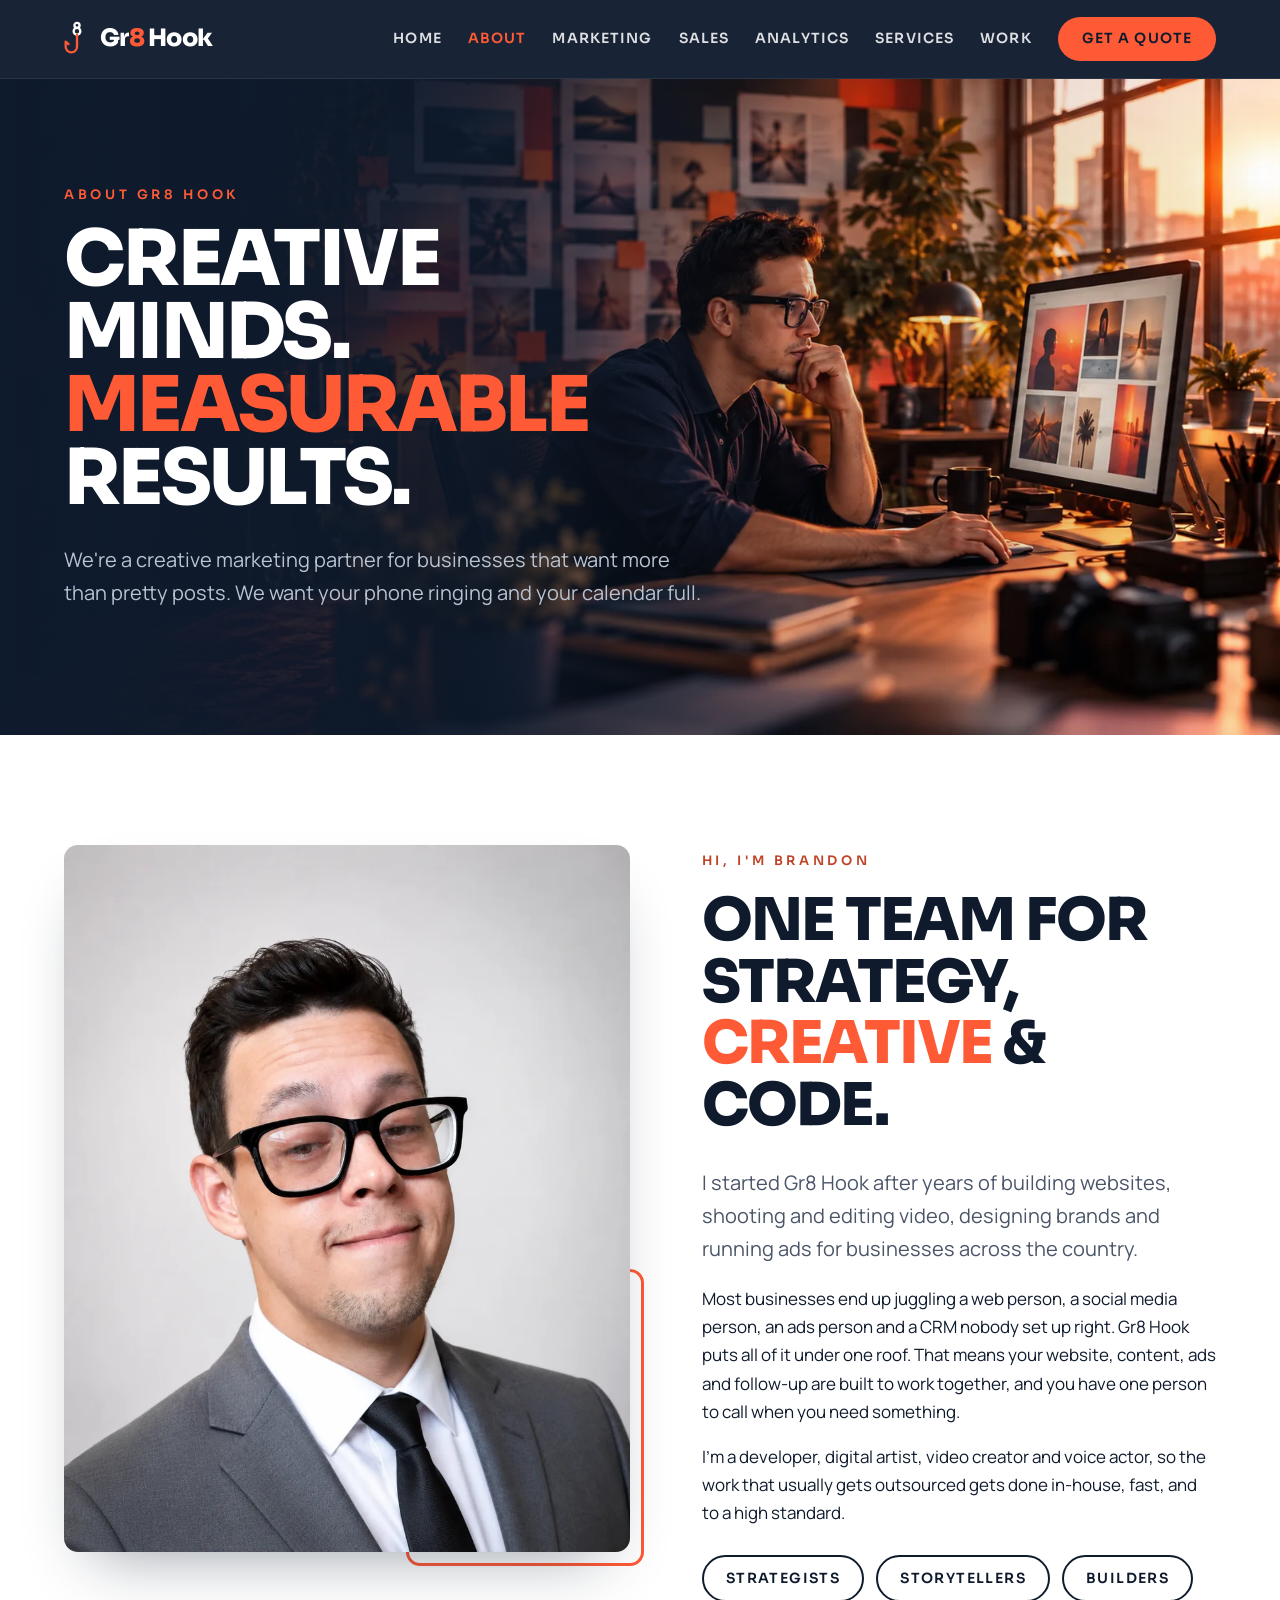
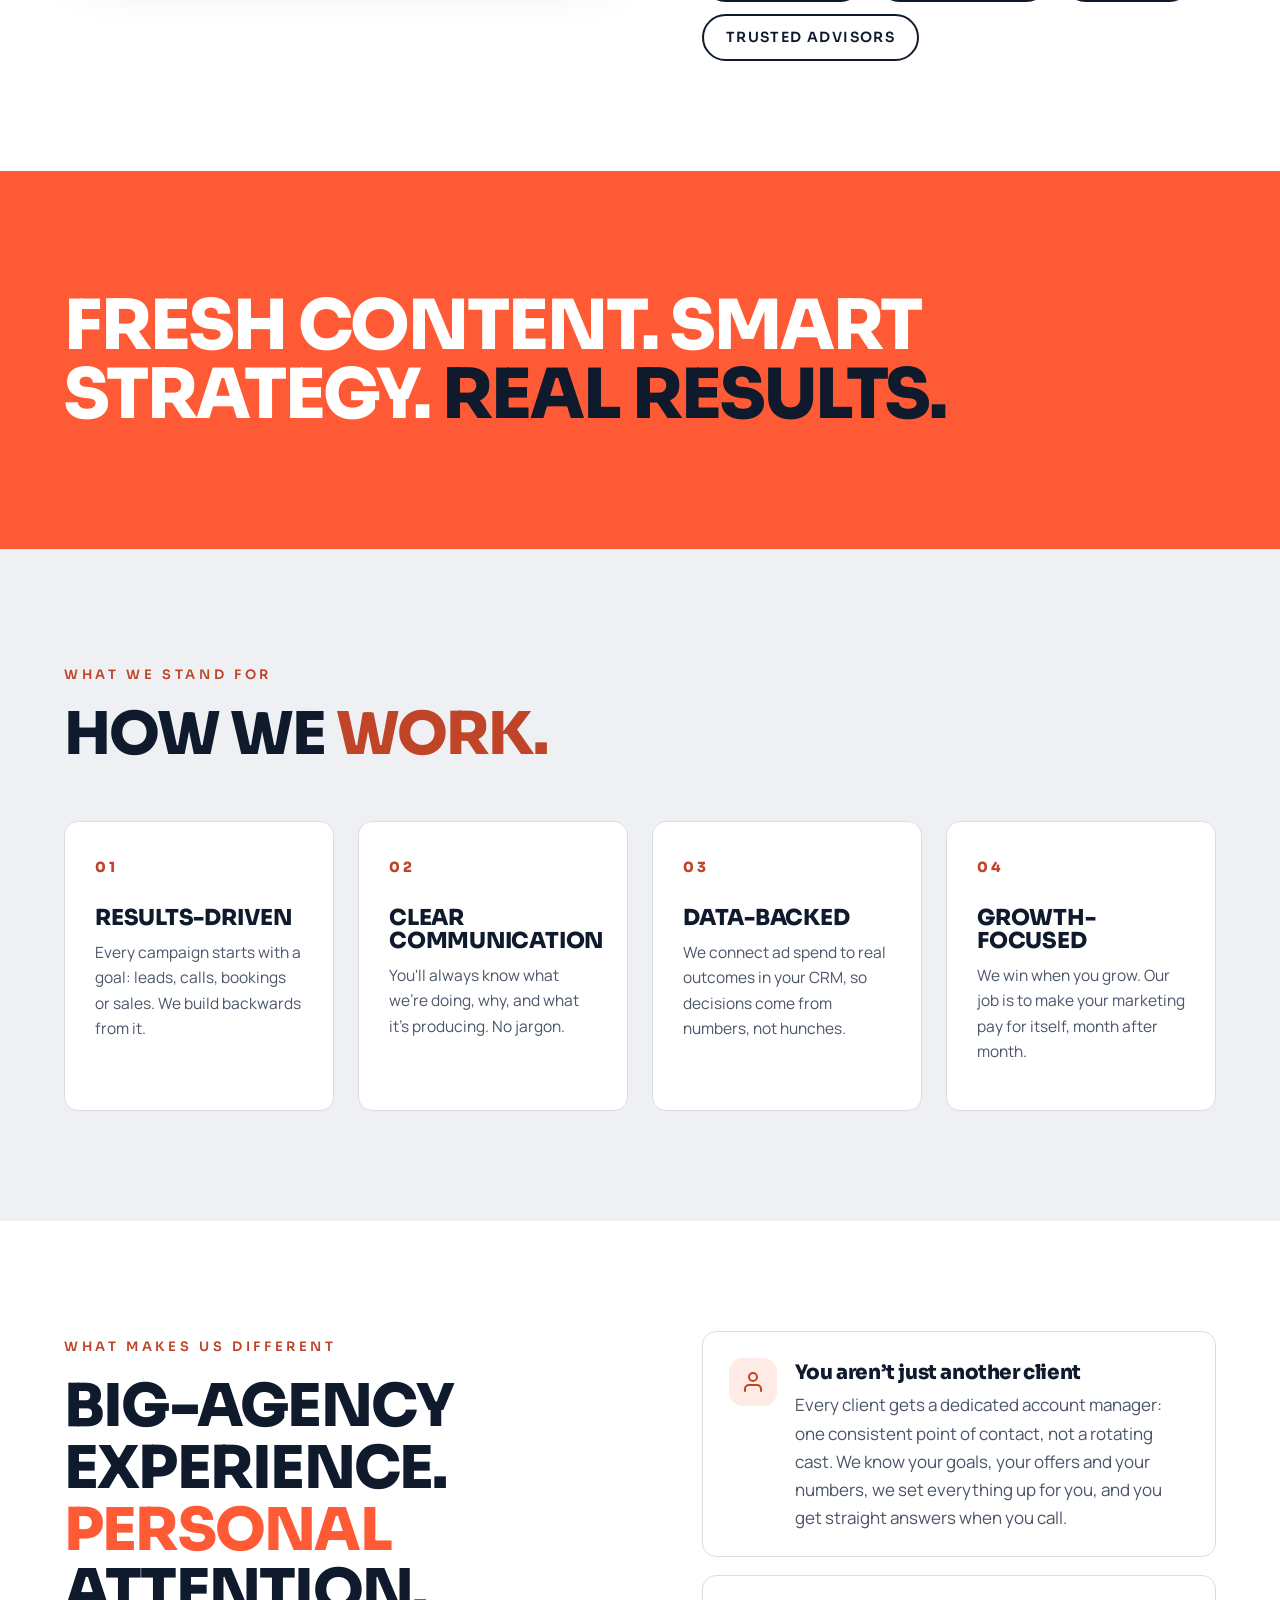
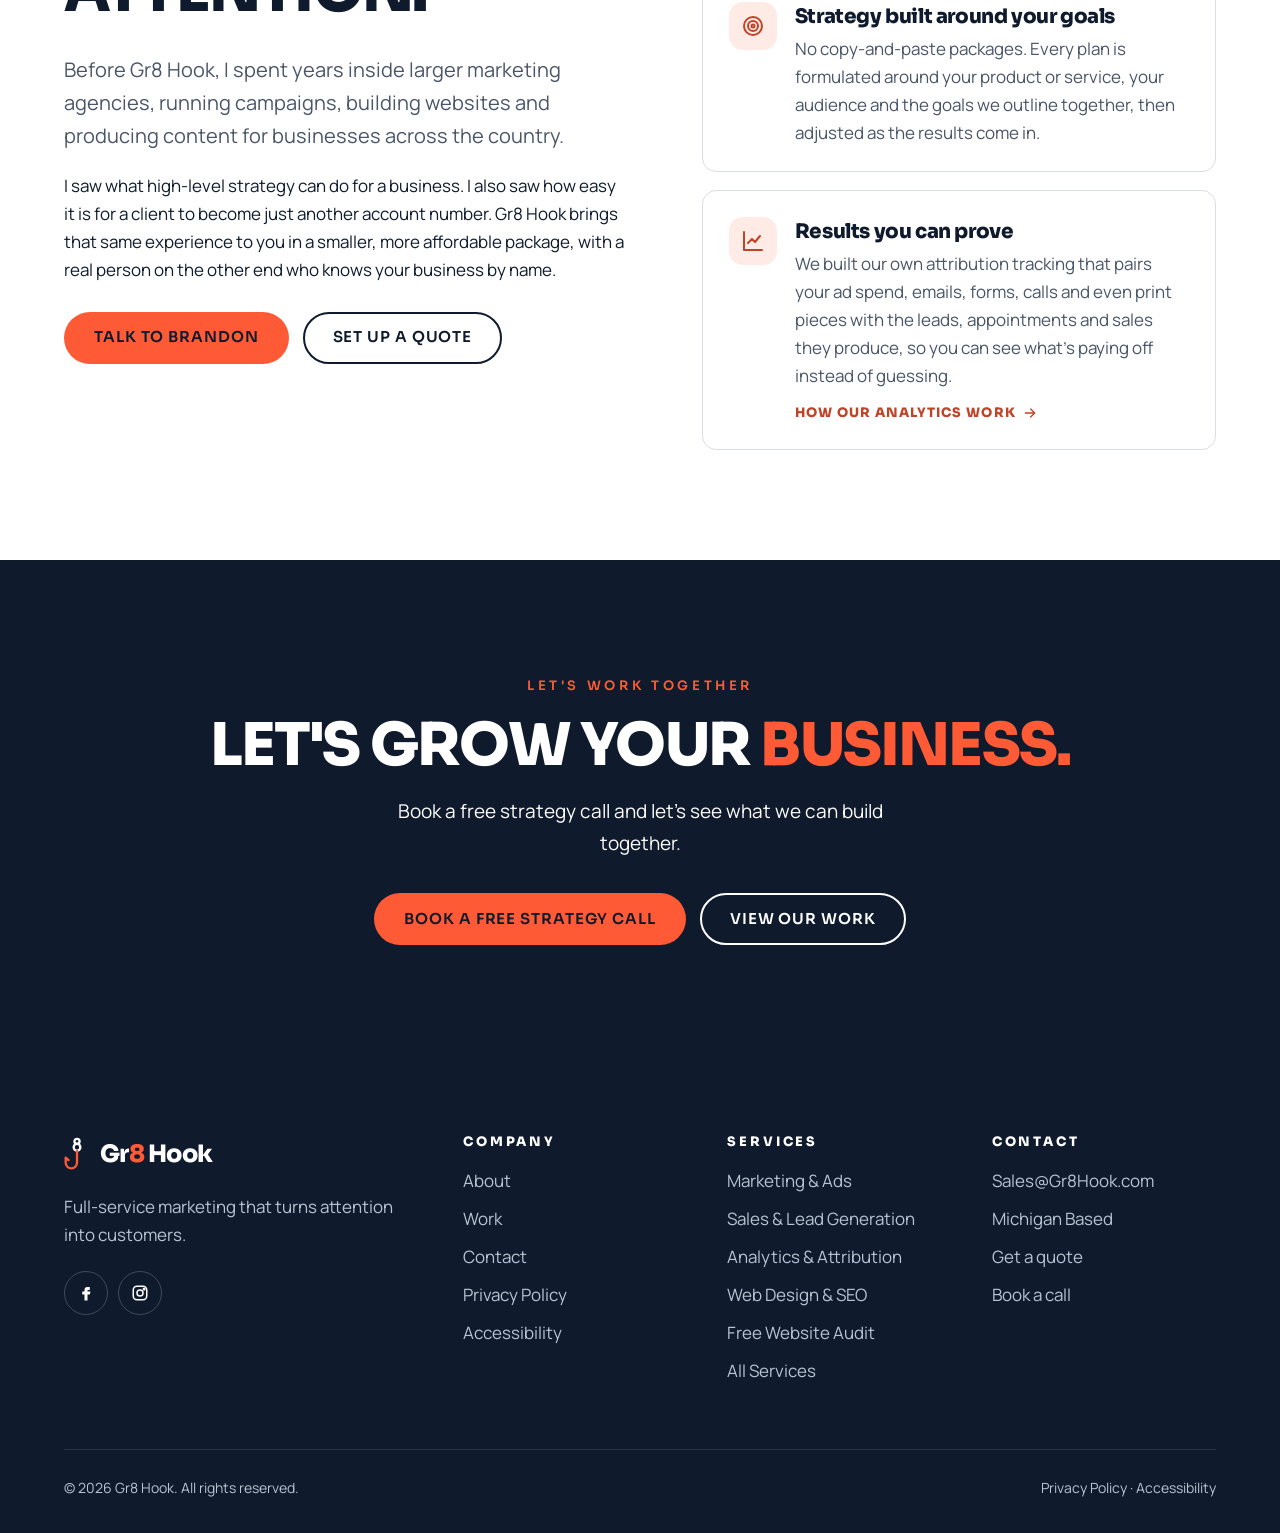
<file: about/index.html>
<!doctype html>
<html lang="en">
<head>
<meta charset="utf-8">
<meta name="viewport" content="width=device-width, initial-scale=1">
<title>About Gr8 Hook | Creative Marketing Partner</title>
<meta name="description" content="Meet Gr8 Hook, a marketing agency led by developer, designer and content creator Brandon Haley. Strategy, creative and code under one roof.">
<meta name="robots" content="index, follow, max-image-preview:large">
<link rel="canonical" href="https://gr8hook.com/about/">
<meta name="theme-color" content="#0F1B2D">
<meta property="og:type" content="website">
<meta property="og:site_name" content="Gr8 Hook">
<meta property="og:locale" content="en_US">
<meta property="og:title" content="About Gr8 Hook | Creative Marketing Partner">
<meta property="og:description" content="Meet Gr8 Hook, a marketing agency led by developer, designer and content creator Brandon Haley. Strategy, creative and code under one roof.">
<meta property="og:url" content="https://gr8hook.com/about/">
<meta property="og:image" content="https://gr8hook.com/assets/og-image.png">
<meta property="og:image:width" content="1200">
<meta property="og:image:height" content="630">
<meta property="og:image:alt" content="Gr8 Hook logo: a fishing hook whose eye forms an 8">
<meta name="twitter:card" content="summary_large_image">
<meta name="twitter:title" content="About Gr8 Hook | Creative Marketing Partner">
<meta name="twitter:description" content="Meet Gr8 Hook, a marketing agency led by developer, designer and content creator Brandon Haley. Strategy, creative and code under one roof.">
<meta name="twitter:image" content="https://gr8hook.com/assets/og-image.png">
<link rel="apple-touch-icon" href="../assets/apple-touch-icon.png">
<link rel="manifest" href="../site.webmanifest">
<script type="application/ld+json">
{
  "@context": "https://schema.org",
  "@graph": [
    {
      "@type": "ProfessionalService",
      "@id": "https://gr8hook.com/#organization",
      "sameAs": [
        "https://www.facebook.com/gr8hook",
        "https://www.instagram.com/gr8hook"
      ],
      "name": "Gr8 Hook",
      "alternateName": "Gr8 Hook Marketing",
      "url": "https://gr8hook.com/",
      "logo": "https://gr8hook.com/assets/logo.png",
      "image": "https://gr8hook.com/assets/og-image.png",
      "description": "Marketing agency offering paid advertising with attribution, an outsourced sales and lead generation team, and marketing analytics across ads, email, forms, calls and print, plus content creation, web design with SEO and AI search, email and SMS, CRM automation and print design. Every client gets a dedicated account manager, and pricing is by custom quote.",
      "email": "Sales@Gr8Hook.com",
      "address": {
        "@type": "PostalAddress",
        "addressRegion": "MI",
        "addressCountry": "US"
      },
      "founder": {
        "@id": "https://gr8hook.com/about/#brandon"
      },
      "areaServed": {
        "@type": "Country",
        "name": "United States"
      },
      "knowsAbout": [
        "Paid Advertising",
        "Marketing Attribution",
        "Lead Generation",
        "Outsourced Sales",
        "Marketing Analytics",
        "Print Marketing Attribution",
        "Social Media Management",
        "Content Creation",
        "Web Design & SEO",
        "Email & SMS Marketing",
        "CRM Setup & Automation",
        "Print & Design"
      ],
      "hasOfferCatalog": {
        "@type": "OfferCatalog",
        "name": "Marketing, sales and analytics services",
        "itemListElement": [
          {
            "@type": "Offer",
            "itemOffered": {
              "@type": "Service",
              "name": "Marketing & Paid Advertising",
              "url": "https://gr8hook.com/marketing/"
            }
          },
          {
            "@type": "Offer",
            "itemOffered": {
              "@type": "Service",
              "name": "Sales & Lead Generation",
              "url": "https://gr8hook.com/sales/"
            }
          },
          {
            "@type": "Offer",
            "itemOffered": {
              "@type": "Service",
              "name": "Analytics & Attribution",
              "url": "https://gr8hook.com/analytics/"
            }
          },
          {
            "@type": "Offer",
            "itemOffered": {
              "@type": "Service",
              "name": "Social Media Management",
              "url": "https://gr8hook.com/services/#social-media"
            }
          },
          {
            "@type": "Offer",
            "itemOffered": {
              "@type": "Service",
              "name": "Content Creation",
              "url": "https://gr8hook.com/services/#content"
            }
          },
          {
            "@type": "Offer",
            "itemOffered": {
              "@type": "Service",
              "name": "Web Design & SEO",
              "url": "https://gr8hook.com/services/#web-seo"
            }
          },
          {
            "@type": "Offer",
            "itemOffered": {
              "@type": "Service",
              "name": "Email & SMS Marketing",
              "url": "https://gr8hook.com/services/#email-sms"
            }
          },
          {
            "@type": "Offer",
            "itemOffered": {
              "@type": "Service",
              "name": "CRM Setup & Automation",
              "url": "https://gr8hook.com/services/#crm"
            }
          },
          {
            "@type": "Offer",
            "itemOffered": {
              "@type": "Service",
              "name": "Print & Design",
              "url": "https://gr8hook.com/services/#design"
            }
          }
        ]
      }
    },
    {
      "@type": "WebSite",
      "@id": "https://gr8hook.com/#website",
      "url": "https://gr8hook.com/",
      "name": "Gr8 Hook",
      "publisher": {
        "@id": "https://gr8hook.com/#organization"
      },
      "inLanguage": "en-US"
    },
    {
      "@type": "Person",
      "@id": "https://gr8hook.com/about/#brandon",
      "name": "Brandon Haley",
      "jobTitle": "Founder",
      "worksFor": {
        "@id": "https://gr8hook.com/#organization"
      },
      "url": "https://gr8hook.com/about/",
      "sameAs": [
        "https://github.com/BHALEYART"
      ]
    },
    {
      "@type": "AboutPage",
      "@id": "https://gr8hook.com/about/#webpage",
      "url": "https://gr8hook.com/about/",
      "name": "About Gr8 Hook | Creative Marketing Partner",
      "description": "Meet Gr8 Hook, a marketing agency led by developer, designer and content creator Brandon Haley. Strategy, creative and code under one roof.",
      "isPartOf": {
        "@id": "https://gr8hook.com/#website"
      },
      "about": {
        "@id": "https://gr8hook.com/#organization"
      },
      "inLanguage": "en-US",
      "mainEntity": {
        "@id": "https://gr8hook.com/about/#brandon"
      }
    },
    {
      "@type": "BreadcrumbList",
      "itemListElement": [
        {
          "@type": "ListItem",
          "position": 1,
          "name": "Home",
          "item": "https://gr8hook.com/"
        },
        {
          "@type": "ListItem",
          "position": 2,
          "name": "About",
          "item": "https://gr8hook.com/about/"
        }
      ]
    }
  ]
}
</script>
<link rel="icon" href="../favicon.ico" sizes="any">
<link rel="icon" href="../assets/favicon.svg" type="image/svg+xml">
<link rel="icon" href="../assets/favicon-32.png" type="image/png" sizes="32x32">
<link rel="preload" href="../assets/fonts/sora-latin-800-normal.woff2" as="font" type="font/woff2" crossorigin>
<link rel="preload" href="../assets/fonts/manrope-latin-400-normal.woff2" as="font" type="font/woff2" crossorigin>
<link rel="stylesheet" href="../css/style.min.css?v=189093b026">
<!-- Meta Pixel Code -->
<script>
!function(f,b,e,v,n,t,s)
{if(f.fbq)return;n=f.fbq=function(){n.callMethod?
n.callMethod.apply(n,arguments):n.queue.push(arguments)};
if(!f._fbq)f._fbq=n;n.push=n;n.loaded=!0;n.version='2.0';
n.queue=[];t=b.createElement(e);t.async=!0;
t.src=v;s=b.getElementsByTagName(e)[0];
s.parentNode.insertBefore(t,s)}(window, document,'script',
'https://connect.facebook.net/en_US/fbevents.js');
fbq('init', '1065242523233854');
fbq('track', 'PageView');
</script>
<noscript><img height="1" width="1" style="display:none"
src="https://www.facebook.com/tr?id=1065242523233854&ev=PageView&noscript=1"
alt="" /></noscript>
<!-- End Meta Pixel Code -->
</head>
<body>
<a class="skip-link" href="#main">Skip to main content</a>

<header class="site-header">
  <div class="container">
    <a class="brand" href="../" aria-label="Gr8 Hook home">
      <svg viewBox="0 0 100 140" fill="none" aria-hidden="true"><circle cx="50" cy="17" r="10" stroke="#FFFFFF" stroke-width="9"/><circle cx="50" cy="40" r="13" stroke="#FFFFFF" stroke-width="9"/><path d="M50 53 L50 100 A22 22 0 0 1 6 100 L6 80 L17 90" stroke="#FF5A36" stroke-width="9" stroke-linecap="round" stroke-linejoin="round"/></svg>
      <span>Gr<span class="accent">8</span> Hook</span>
    </a>
    <button class="nav-toggle" aria-label="Open menu" aria-expanded="false" aria-controls="site-nav">
      <svg viewBox="0 0 24 24" fill="none" stroke="currentColor" stroke-width="2" stroke-linecap="round" aria-hidden="true"><path d="M4 7h16M4 12h16M4 17h16"/></svg>
    </button>
    <nav class="nav" id="site-nav" aria-label="Main">
      <a href="../">Home</a>
      <a href="../about/" aria-current="page">About</a>
      <a href="../marketing/">Marketing</a>
      <a href="../sales/">Sales</a>
      <a href="../analytics/">Analytics</a>
      <a href="../services/">Services</a>
      <a href="../work/">Work</a>
      <a class="btn btn--coral" href="../contact/#quote">Get a Quote</a>
    </nav>
  </div>
</header>

<main id="main" tabindex="-1">

  <section class="hero hero--page hero--img hero--about dark">
    <div class="container">
      <span class="eyebrow">About Gr8 Hook</span>
      <h1 class="display">Creative minds. <span class="accent">Measurable</span> results.</h1>
      <p class="lead">We're a creative marketing partner for businesses that want more than pretty posts. We want your phone ringing and your calendar full.</p>
    </div>
  </section>

  <section class="section">
    <div class="container split split--top">
      <figure class="photo reveal">
        <picture>
          <source srcset="../assets/img/brandon.webp" type="image/webp">
          <img src="../assets/img/brandon.jpg" width="900" height="1125" loading="lazy" decoding="async" alt="Brandon Haley, founder of Gr8 Hook Marketing">
        </picture>
      </figure>
      <div class="reveal">
        <span class="eyebrow">Hi, I'm Brandon</span>
        <h2 class="h2">One team for strategy, <span class="accent">creative</span> &amp; code.</h2>
        <p class="lead">I started Gr8 Hook after years of building websites, shooting and editing video, designing brands and running ads for businesses across the country.</p>
        <p>Most businesses end up juggling a web person, a social media person, an ads person and a CRM nobody set up right. Gr8 Hook puts all of it under one roof. That means your website, content, ads and follow-up are built to work together, and you have one person to call when you need something.</p>
        <p>I'm a developer, digital artist, video creator and voice actor, so the work that usually gets outsourced gets done in-house, fast, and to a high standard.</p>
        <div class="tags">
          <span class="tag">Strategists</span>
          <span class="tag">Storytellers</span>
          <span class="tag">Builders</span>
          <span class="tag">Trusted advisors</span>
        </div>
      </div>
    </div>
  </section>

  <section class="band coral-bg">
    <div class="container">
      <blockquote class="reveal">Fresh content. Smart strategy. <span style="color: var(--navy)">Real results.</span></blockquote>
    </div>
  </section>

  <section class="section mist">
    <div class="container">
      <div class="section-head">
        <div>
          <span class="eyebrow">What we stand for</span>
          <h2 class="h2">How we <span class="accent">work.</span></h2>
        </div>
      </div>
      <div class="cards cards--4">
        <div class="card reveal">
          <div class="card-num">01</div>
          <h3>Results-driven</h3>
          <p>Every campaign starts with a goal: leads, calls, bookings or sales. We build backwards from it.</p>
        </div>
        <div class="card reveal">
          <div class="card-num">02</div>
          <h3>Clear communication</h3>
          <p>You'll always know what we're doing, why, and what it's producing. No jargon.</p>
        </div>
        <div class="card reveal">
          <div class="card-num">03</div>
          <h3>Data-backed</h3>
          <p>We connect ad spend to real outcomes in your CRM, so decisions come from numbers, not hunches.</p>
        </div>
        <div class="card reveal">
          <div class="card-num">04</div>
          <h3>Growth-focused</h3>
          <p>We win when you grow. Our job is to make your marketing pay for itself, month after month.</p>
        </div>
      </div>
    </div>
  </section>

  <section class="section" aria-labelledby="diff-h">
    <div class="container split split--top diff">
      <div class="reveal">
        <span class="eyebrow">What makes us different</span>
        <h2 class="h2" id="diff-h">Big-agency experience. <span class="accent">Personal</span> attention.</h2>
        <p class="lead">Before Gr8 Hook, I spent years inside larger marketing agencies, running campaigns, building websites and producing content for businesses across the country.</p>
        <p>I saw what high-level strategy can do for a business. I also saw how easy it is for a client to become just another account number. Gr8 Hook brings that same experience to you in a smaller, more affordable package, with a real person on the other end who knows your business by name.</p>
        <div class="btn-row" style="margin-top: 28px">
          <a class="btn btn--coral" href="../contact/#book">Talk to Brandon</a>
          <a class="btn btn--ghost btn--ghost-dark" href="../contact/#quote">Set Up a Quote</a>
        </div>
      </div>
      <ul class="diff-list">
        <li class="reveal">
          <span class="diff-icon"><svg viewBox="0 0 24 24" fill="none" stroke="currentColor" stroke-width="2" stroke-linecap="round" stroke-linejoin="round" aria-hidden="true"><path d="M20 21v-2a4 4 0 0 0-4-4H8a4 4 0 0 0-4 4v2"/><circle cx="12" cy="7" r="4"/></svg></span>
          <div>
            <h3>You aren&rsquo;t just another client</h3>
            <p>Every client gets a dedicated account manager: one consistent point of contact, not a rotating cast. We know your goals, your offers and your numbers, we set everything up for you, and you get straight answers when you call.</p>
          </div>
        </li>
        <li class="reveal">
          <span class="diff-icon"><svg viewBox="0 0 24 24" fill="none" stroke="currentColor" stroke-width="2" stroke-linecap="round" stroke-linejoin="round" aria-hidden="true"><circle cx="12" cy="12" r="9"/><circle cx="12" cy="12" r="5"/><circle cx="12" cy="12" r="1.5"/></svg></span>
          <div>
            <h3>Strategy built around your goals</h3>
            <p>No copy-and-paste packages. Every plan is formulated around your product or service, your audience and the goals we outline together, then adjusted as the results come in.</p>
          </div>
        </li>
        <li class="reveal">
          <span class="diff-icon"><svg viewBox="0 0 24 24" fill="none" stroke="currentColor" stroke-width="2" stroke-linecap="round" stroke-linejoin="round" aria-hidden="true"><path d="M3 3v18h18"/><path d="M7 14l4-4 3 3 5-6"/></svg></span>
          <div>
            <h3>Results you can prove</h3>
            <p>We built our own attribution tracking that pairs your ad spend, emails, forms, calls and even print pieces with the leads, appointments and sales they produce, so you can see what&rsquo;s paying off instead of guessing.</p>
            <a class="see-ex" href="../analytics/">How our analytics work <svg viewBox="0 0 24 24" fill="none" stroke="currentColor" stroke-width="2" stroke-linecap="round" stroke-linejoin="round" aria-hidden="true"><path d="M5 12h14M13 6l6 6-6 6"/></svg></a>
          </div>
        </li>
      </ul>
    </div>
  </section>

  <section class="cta dark">
    <div class="container">
      <span class="eyebrow">Let's work together</span>
      <h2 class="h2">Let's grow your <span class="accent">business.</span></h2>
      <p>Book a free strategy call and let's see what we can build together.</p>
      <div class="btn-row">
        <a class="btn btn--coral" href="../contact/#book">Book a Free Strategy Call</a>
        <a class="btn btn--ghost" href="../work/">View Our Work</a>
      </div>
    </div>
  </section>

</main>

<footer class="site-footer">
  <div class="container">
    <div class="footer-grid">
      <div>
        <a class="brand" href="../" aria-label="Gr8 Hook home">
          <svg viewBox="0 0 100 140" fill="none" aria-hidden="true"><circle cx="50" cy="17" r="10" stroke="#FFFFFF" stroke-width="9"/><circle cx="50" cy="40" r="13" stroke="#FFFFFF" stroke-width="9"/><path d="M50 53 L50 100 A22 22 0 0 1 6 100 L6 80 L17 90" stroke="#FF5A36" stroke-width="9" stroke-linecap="round" stroke-linejoin="round"/></svg>
          <span>Gr<span class="accent">8</span> Hook</span>
        </a>
        <p>Full-service marketing that turns attention into customers.</p>
        <div class="socials">
          <a href="https://www.facebook.com/gr8hook" target="_blank" rel="noopener" aria-label="Gr8 Hook on Facebook (opens in a new tab)"><svg viewBox="0 0 24 24" fill="currentColor" aria-hidden="true"><path d="M14 8h3V4h-3c-2.8 0-4 1.7-4 4v2H7v4h3v8h4v-8h3l1-4h-4V8.5c0-.3.2-.5.5-.5z"/></svg></a>
          <a href="https://www.instagram.com/gr8hook" target="_blank" rel="noopener" aria-label="Gr8 Hook on Instagram (opens in a new tab)"><svg viewBox="0 0 24 24" fill="none" stroke="currentColor" stroke-width="2" aria-hidden="true"><rect x="3" y="3" width="18" height="18" rx="5"/><circle cx="12" cy="12" r="4"/><circle cx="17.5" cy="6.5" r="1" fill="currentColor"/></svg></a>
        </div>
      </div>
      <div>
        <h2 class="ft-h">Company</h2>
        <ul>
          <li><a href="../about/">About</a></li>
          <li><a href="../work/">Work</a></li>
          <li><a href="../contact/">Contact</a></li>
          <li><a href="../privacy/">Privacy Policy</a></li>
          <li><a href="../accessibility/">Accessibility</a></li>
        </ul>
      </div>
      <div>
        <h2 class="ft-h">Services</h2>
        <ul>
          <li><a href="../marketing/">Marketing &amp; Ads</a></li>
          <li><a href="../sales/">Sales &amp; Lead Generation</a></li>
          <li><a href="../analytics/">Analytics &amp; Attribution</a></li>
          <li><a href="../services/#web-seo">Web Design &amp; SEO</a></li>
          <li><a href="../audit/">Free Website Audit</a></li>
          <li><a href="../services/">All Services</a></li>
        </ul>
      </div>
      <div>
        <h2 class="ft-h">Contact</h2>
        <ul>
          <li><a href="mailto:Sales@Gr8Hook.com">Sales@Gr8Hook.com</a></li>
          <li>Michigan Based</li>
          <li><a href="../contact/#quote">Get a quote</a></li>
          <li><a href="../contact/#book">Book a call</a></li>
        </ul>
      </div>
    </div>
    <div class="footer-bottom">
      <span>&copy; <span id="year">2026</span> Gr8 Hook. All rights reserved.</span>
      <span><a href="../privacy/">Privacy Policy</a> · <a href="../accessibility/">Accessibility</a></span>
    </div>
  </div>
</footer>

<script src="../js/main.js?v=905780f7b3"></script>
</body>
</html>
</file>
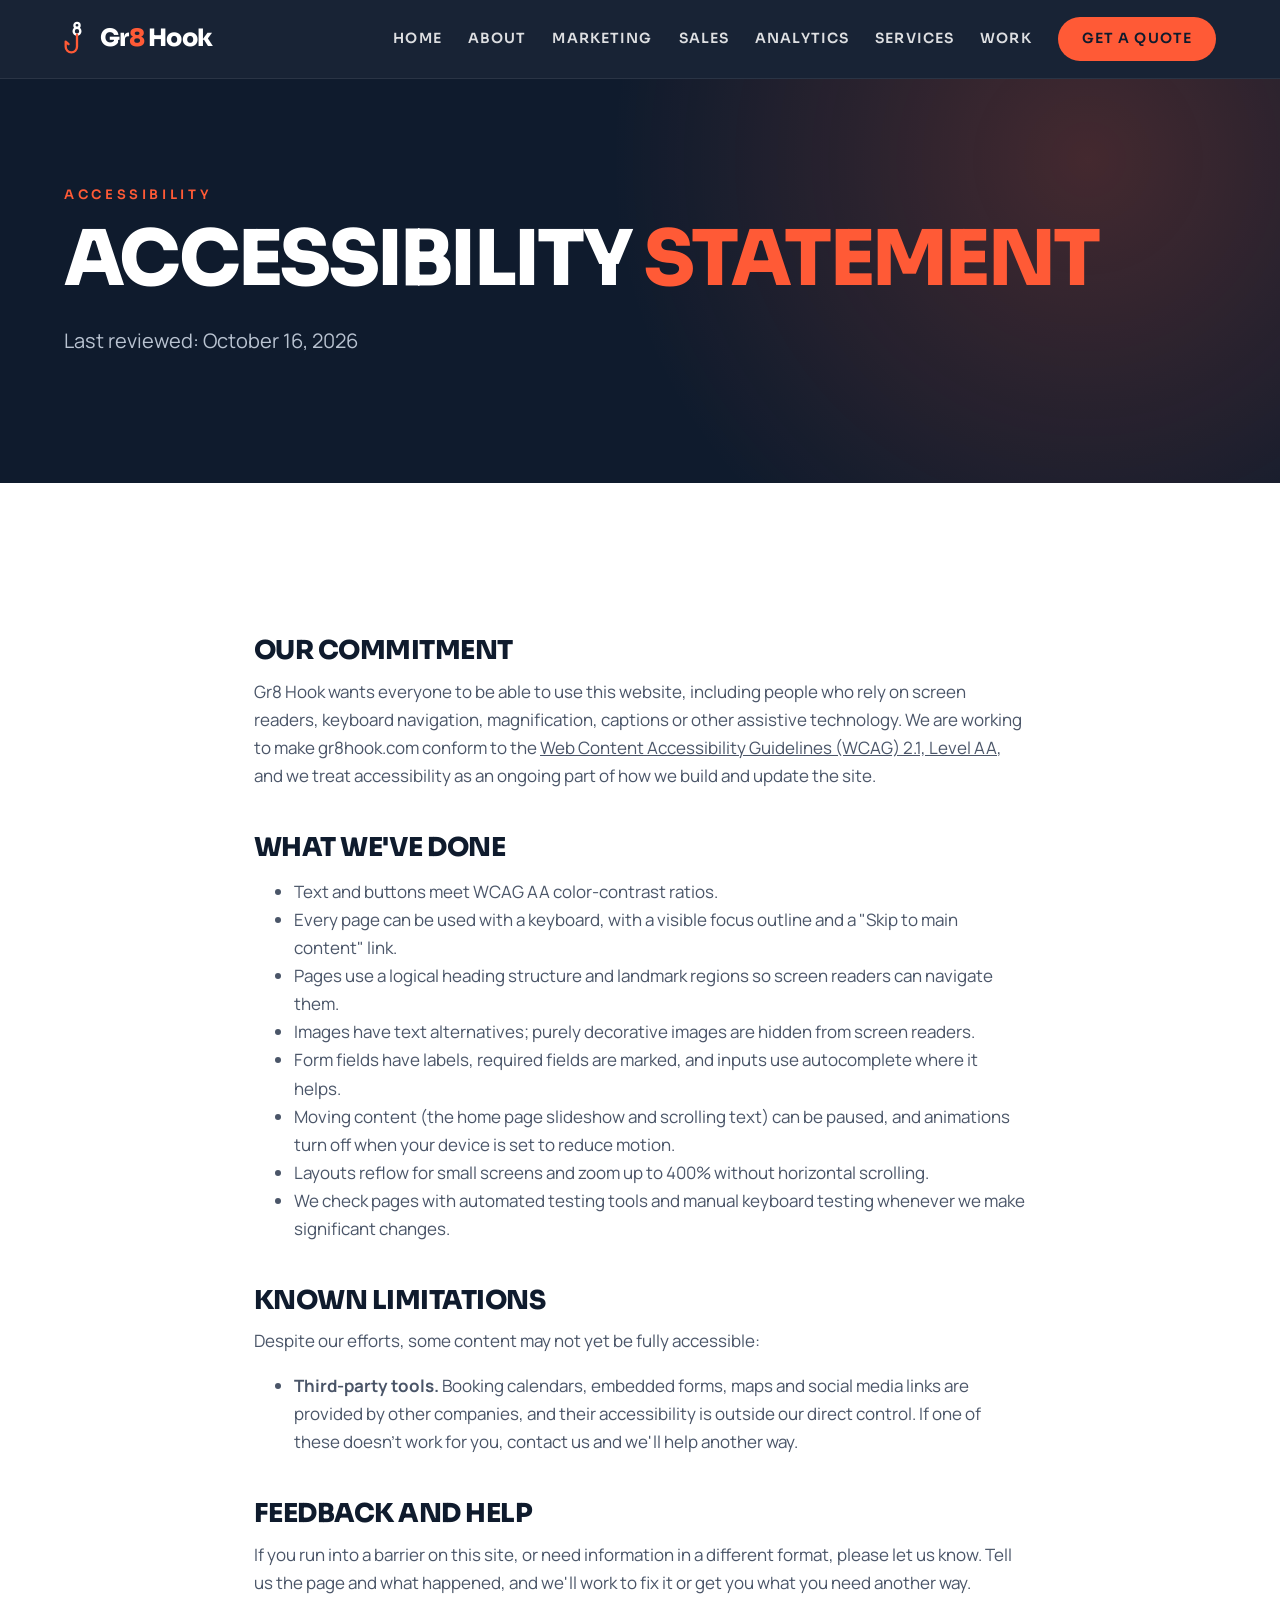
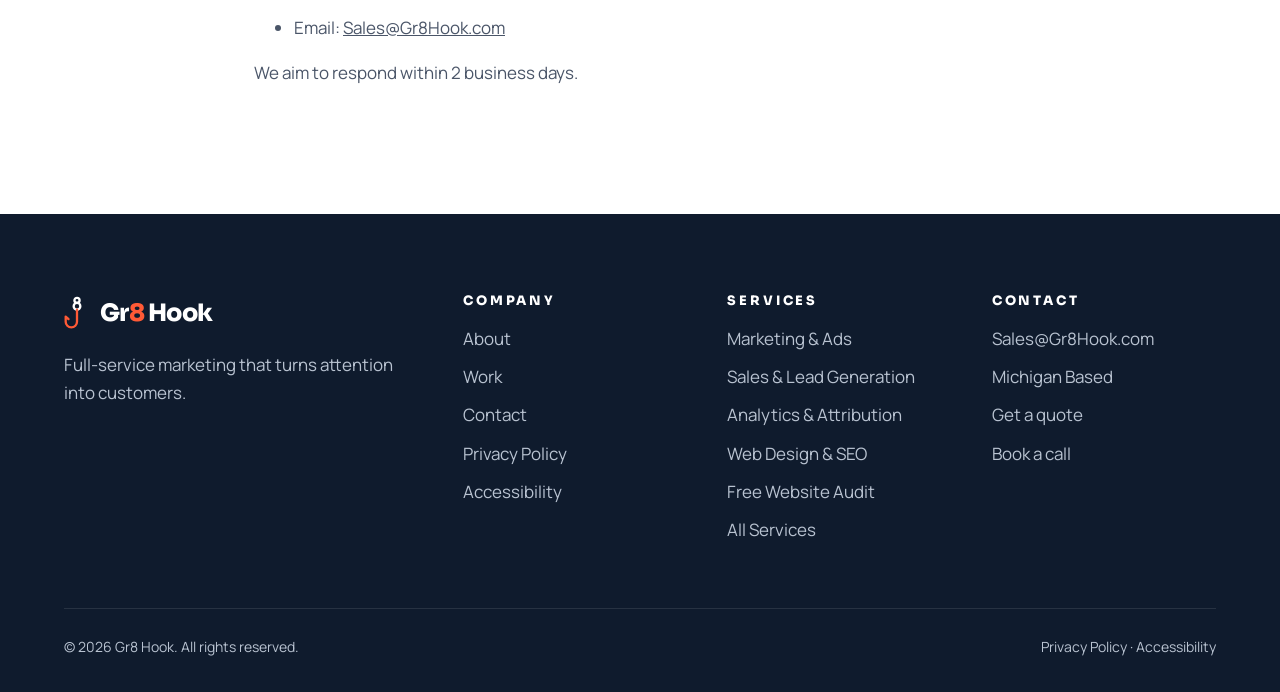
<file: accessibility/index.html>
<!doctype html>
<html lang="en">
<head>
<meta charset="utf-8">
<meta name="viewport" content="width=device-width, initial-scale=1">
<title>Accessibility Statement | Gr8 Hook</title>
<meta name="description" content="Gr8 Hook is committed to an accessible website that conforms to WCAG 2.1 Level AA. Learn what we do and how to request help.">
<meta name="robots" content="index, follow, max-image-preview:large">
<link rel="canonical" href="https://gr8hook.com/accessibility/">
<meta name="theme-color" content="#0F1B2D">
<meta property="og:type" content="website">
<meta property="og:site_name" content="Gr8 Hook">
<meta property="og:locale" content="en_US">
<meta property="og:title" content="Accessibility Statement | Gr8 Hook">
<meta property="og:description" content="Gr8 Hook is committed to an accessible website that conforms to WCAG 2.1 Level AA. Learn what we do and how to request help.">
<meta property="og:url" content="https://gr8hook.com/accessibility/">
<meta property="og:image" content="https://gr8hook.com/assets/og-image.png">
<meta property="og:image:width" content="1200">
<meta property="og:image:height" content="630">
<meta property="og:image:alt" content="Gr8 Hook logo: a fishing hook whose eye forms an 8">
<meta name="twitter:card" content="summary_large_image">
<meta name="twitter:title" content="Accessibility Statement | Gr8 Hook">
<meta name="twitter:description" content="Gr8 Hook is committed to an accessible website that conforms to WCAG 2.1 Level AA. Learn what we do and how to request help.">
<meta name="twitter:image" content="https://gr8hook.com/assets/og-image.png">
<link rel="apple-touch-icon" href="../assets/apple-touch-icon.png">
<link rel="manifest" href="../site.webmanifest">
<script type="application/ld+json">
{
  "@context": "https://schema.org",
  "@graph": [
    {
      "@type": "WebSite",
      "@id": "https://gr8hook.com/#website",
      "url": "https://gr8hook.com/",
      "name": "Gr8 Hook",
      "publisher": {
        "@id": "https://gr8hook.com/#organization"
      },
      "inLanguage": "en-US"
    },
    {
      "@type": "WebPage",
      "@id": "https://gr8hook.com/accessibility/#webpage",
      "url": "https://gr8hook.com/accessibility/",
      "name": "Accessibility Statement | Gr8 Hook",
      "description": "Gr8 Hook is committed to an accessible website that conforms to WCAG 2.1 Level AA. Learn what we do and how to request help.",
      "isPartOf": {
        "@id": "https://gr8hook.com/#website"
      },
      "about": {
        "@id": "https://gr8hook.com/#organization"
      },
      "inLanguage": "en-US"
    },
    {
      "@type": "BreadcrumbList",
      "itemListElement": [
        {
          "@type": "ListItem",
          "position": 1,
          "name": "Home",
          "item": "https://gr8hook.com/"
        },
        {
          "@type": "ListItem",
          "position": 2,
          "name": "Accessibility Statement",
          "item": "https://gr8hook.com/accessibility/"
        }
      ]
    }
  ]
}
</script>
<link rel="icon" href="../favicon.ico" sizes="any">
<link rel="icon" href="../assets/favicon.svg" type="image/svg+xml">
<link rel="icon" href="../assets/favicon-32.png" type="image/png" sizes="32x32">
<link rel="preload" href="../assets/fonts/sora-latin-800-normal.woff2" as="font" type="font/woff2" crossorigin>
<link rel="preload" href="../assets/fonts/manrope-latin-400-normal.woff2" as="font" type="font/woff2" crossorigin>
<link rel="stylesheet" href="../css/style.min.css?v=189093b026">
<!-- Meta Pixel Code -->
<script>
!function(f,b,e,v,n,t,s)
{if(f.fbq)return;n=f.fbq=function(){n.callMethod?
n.callMethod.apply(n,arguments):n.queue.push(arguments)};
if(!f._fbq)f._fbq=n;n.push=n;n.loaded=!0;n.version='2.0';
n.queue=[];t=b.createElement(e);t.async=!0;
t.src=v;s=b.getElementsByTagName(e)[0];
s.parentNode.insertBefore(t,s)}(window, document,'script',
'https://connect.facebook.net/en_US/fbevents.js');
fbq('init', '1065242523233854');
fbq('track', 'PageView');
</script>
<noscript><img height="1" width="1" style="display:none"
src="https://www.facebook.com/tr?id=1065242523233854&ev=PageView&noscript=1"
alt="" /></noscript>
<!-- End Meta Pixel Code -->
</head>
<body>
<a class="skip-link" href="#main">Skip to main content</a>

<header class="site-header">
  <div class="container">
    <a class="brand" href="../" aria-label="Gr8 Hook home">
      <svg viewBox="0 0 100 140" fill="none" aria-hidden="true"><circle cx="50" cy="17" r="10" stroke="#FFFFFF" stroke-width="9"/><circle cx="50" cy="40" r="13" stroke="#FFFFFF" stroke-width="9"/><path d="M50 53 L50 100 A22 22 0 0 1 6 100 L6 80 L17 90" stroke="#FF5A36" stroke-width="9" stroke-linecap="round" stroke-linejoin="round"/></svg>
      <span>Gr<span class="accent">8</span> Hook</span>
    </a>
    <button class="nav-toggle" aria-label="Open menu" aria-expanded="false" aria-controls="site-nav">
      <svg viewBox="0 0 24 24" fill="none" stroke="currentColor" stroke-width="2" stroke-linecap="round" aria-hidden="true"><path d="M4 7h16M4 12h16M4 17h16"/></svg>
    </button>
    <nav class="nav" id="site-nav" aria-label="Main">
      <a href="../">Home</a>
      <a href="../about/">About</a>
      <a href="../marketing/">Marketing</a>
      <a href="../sales/">Sales</a>
      <a href="../analytics/">Analytics</a>
      <a href="../services/">Services</a>
      <a href="../work/">Work</a>
      <a class="btn btn--coral" href="../contact/#quote">Get a Quote</a>
    </nav>
  </div>
</header>

<main id="main" tabindex="-1">
  <section class="hero hero--page dark">
    <div class="container">
      <span class="eyebrow">Accessibility</span>
      <h1 class="display">Accessibility <span class="accent">Statement</span></h1>
      <p class="lead">Last reviewed: October 16, 2026</p>
    </div>
  </section>

  <section class="section">
    <div class="container legal">
      <h2>Our commitment</h2>
      <p>Gr8 Hook wants everyone to be able to use this website, including people who rely on screen readers, keyboard navigation, magnification, captions or other assistive technology. We are working to make gr8hook.com conform to the <a href="https://www.w3.org/TR/WCAG21/">Web Content Accessibility Guidelines (WCAG) 2.1, Level AA</a>, and we treat accessibility as an ongoing part of how we build and update the site.</p>

      <h2>What we've done</h2>
      <ul>
        <li>Text and buttons meet WCAG AA color-contrast ratios.</li>
        <li>Every page can be used with a keyboard, with a visible focus outline and a "Skip to main content" link.</li>
        <li>Pages use a logical heading structure and landmark regions so screen readers can navigate them.</li>
        <li>Images have text alternatives; purely decorative images are hidden from screen readers.</li>
        <li>Form fields have labels, required fields are marked, and inputs use autocomplete where it helps.</li>
        <li>Moving content (the home page slideshow and scrolling text) can be paused, and animations turn off when your device is set to reduce motion.</li>
        <li>Layouts reflow for small screens and zoom up to 400% without horizontal scrolling.</li>
        <li>We check pages with automated testing tools and manual keyboard testing whenever we make significant changes.</li>
      </ul>

      <h2>Known limitations</h2>
      <p>Despite our efforts, some content may not yet be fully accessible:</p>
      <ul>
        <li><strong>Third-party tools.</strong> Booking calendars, embedded forms, maps and social media links are provided by other companies, and their accessibility is outside our direct control. If one of these doesn't work for you, contact us and we'll help another way.</li>
      </ul>

      <h2>Feedback and help</h2>
      <p>If you run into a barrier on this site, or need information in a different format, please let us know. Tell us the page and what happened, and we'll work to fix it or get you what you need another way.</p>
      <ul>
        <li>Email: <a href="mailto:Sales@Gr8Hook.com">Sales@Gr8Hook.com</a></li>
      </ul>
      <p>We aim to respond within 2 business days.</p>
    </div>
  </section>
</main>

<footer class="site-footer">
  <div class="container">
    <div class="footer-grid">
      <div>
        <a class="brand" href="../" aria-label="Gr8 Hook home">
          <svg viewBox="0 0 100 140" fill="none" aria-hidden="true"><circle cx="50" cy="17" r="10" stroke="#FFFFFF" stroke-width="9"/><circle cx="50" cy="40" r="13" stroke="#FFFFFF" stroke-width="9"/><path d="M50 53 L50 100 A22 22 0 0 1 6 100 L6 80 L17 90" stroke="#FF5A36" stroke-width="9" stroke-linecap="round" stroke-linejoin="round"/></svg>
          <span>Gr<span class="accent">8</span> Hook</span>
        </a>
        <p>Full-service marketing that turns attention into customers.</p>
      </div>
      <div>
        <h2 class="ft-h">Company</h2>
        <ul>
          <li><a href="../about/">About</a></li>
          <li><a href="../work/">Work</a></li>
          <li><a href="../contact/">Contact</a></li>
          <li><a href="../privacy/">Privacy Policy</a></li>
          <li><a href="../accessibility/">Accessibility</a></li>
        </ul>
      </div>
      <div>
        <h2 class="ft-h">Services</h2>
        <ul>
          <li><a href="../marketing/">Marketing &amp; Ads</a></li>
          <li><a href="../sales/">Sales &amp; Lead Generation</a></li>
          <li><a href="../analytics/">Analytics &amp; Attribution</a></li>
          <li><a href="../services/#web-seo">Web Design &amp; SEO</a></li>
          <li><a href="../audit/">Free Website Audit</a></li>
          <li><a href="../services/">All Services</a></li>
        </ul>
      </div>
      <div>
        <h2 class="ft-h">Contact</h2>
        <ul>
          <li><a href="mailto:Sales@Gr8Hook.com">Sales@Gr8Hook.com</a></li>
          <li>Michigan Based</li>
          <li><a href="../contact/#quote">Get a quote</a></li>
          <li><a href="../contact/#book">Book a call</a></li>
        </ul>
      </div>
    </div>
    <div class="footer-bottom">
      <span>&copy; <span id="year">2026</span> Gr8 Hook. All rights reserved.</span>
      <span><a href="../privacy/">Privacy Policy</a> · <a href="../accessibility/">Accessibility</a></span>
    </div>
  </div>
</footer>

<script src="../js/main.js?v=905780f7b3"></script>
</body>
</html>
</file>
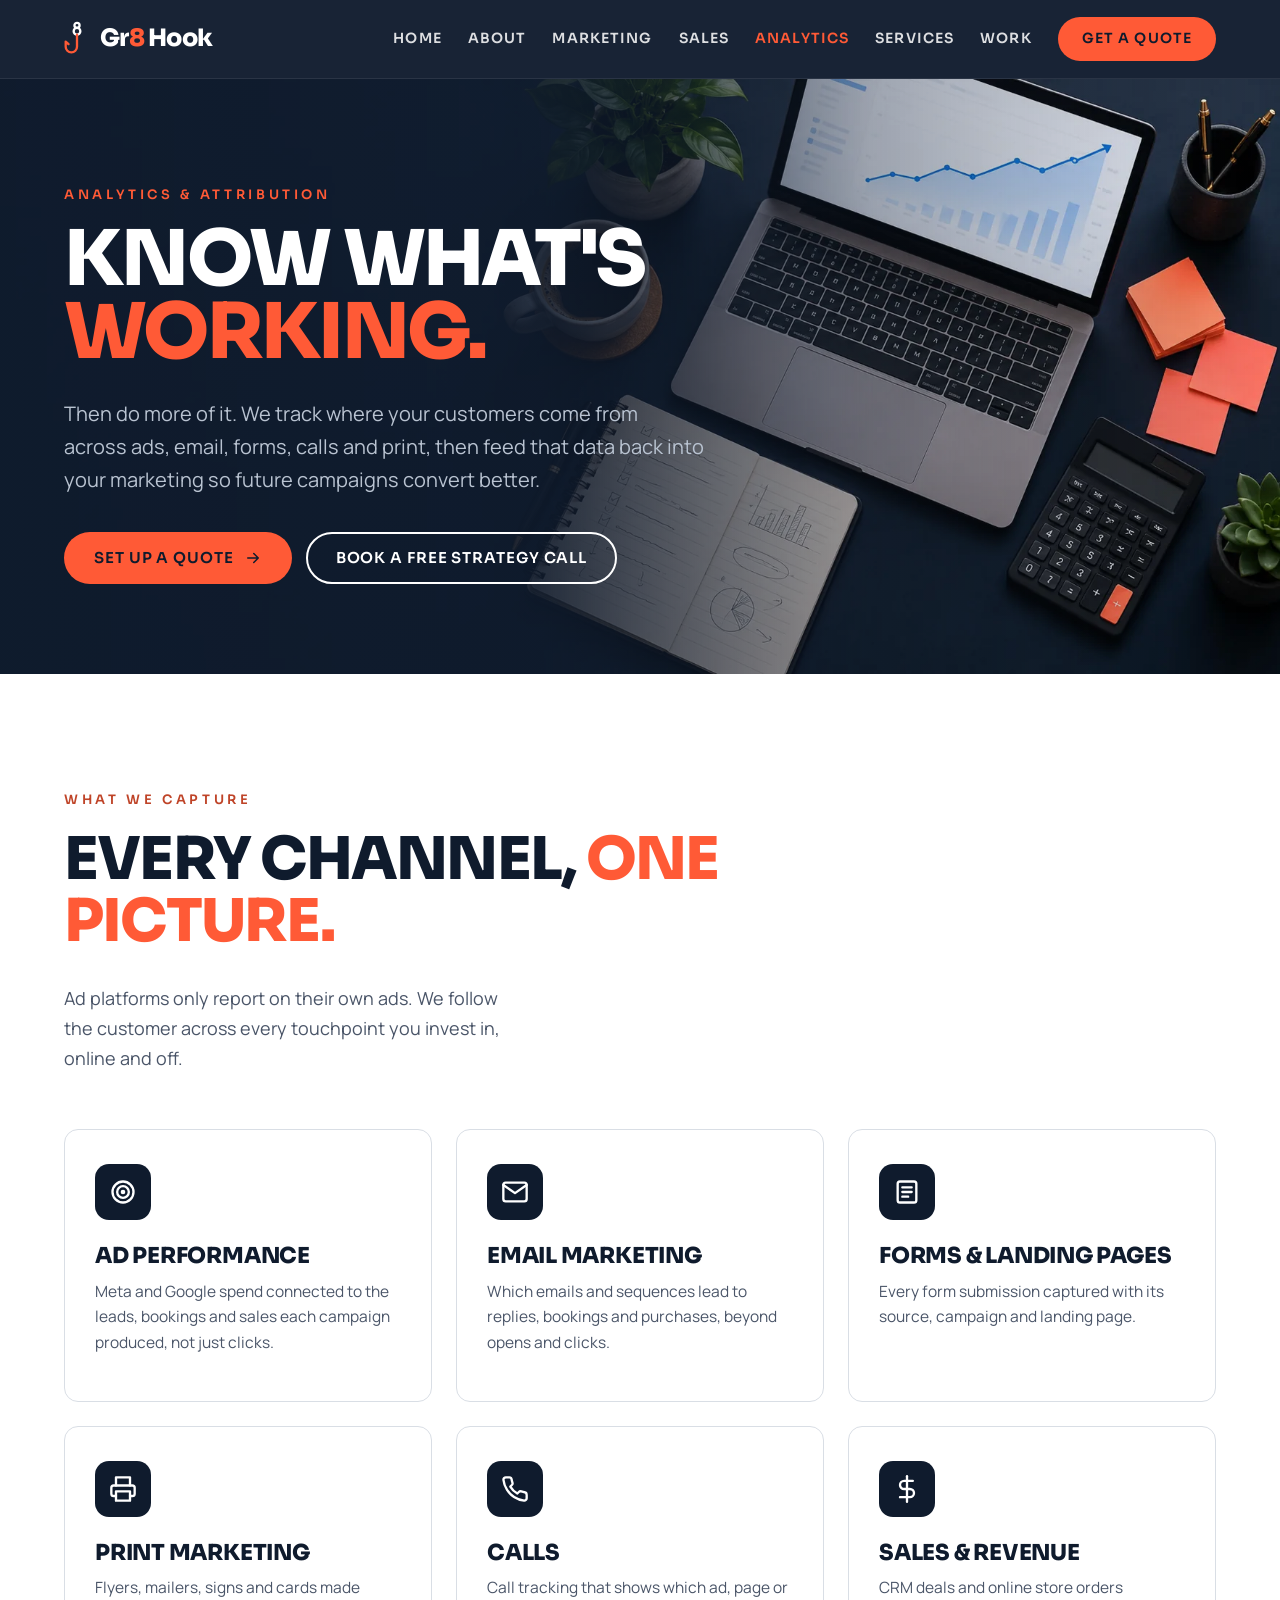
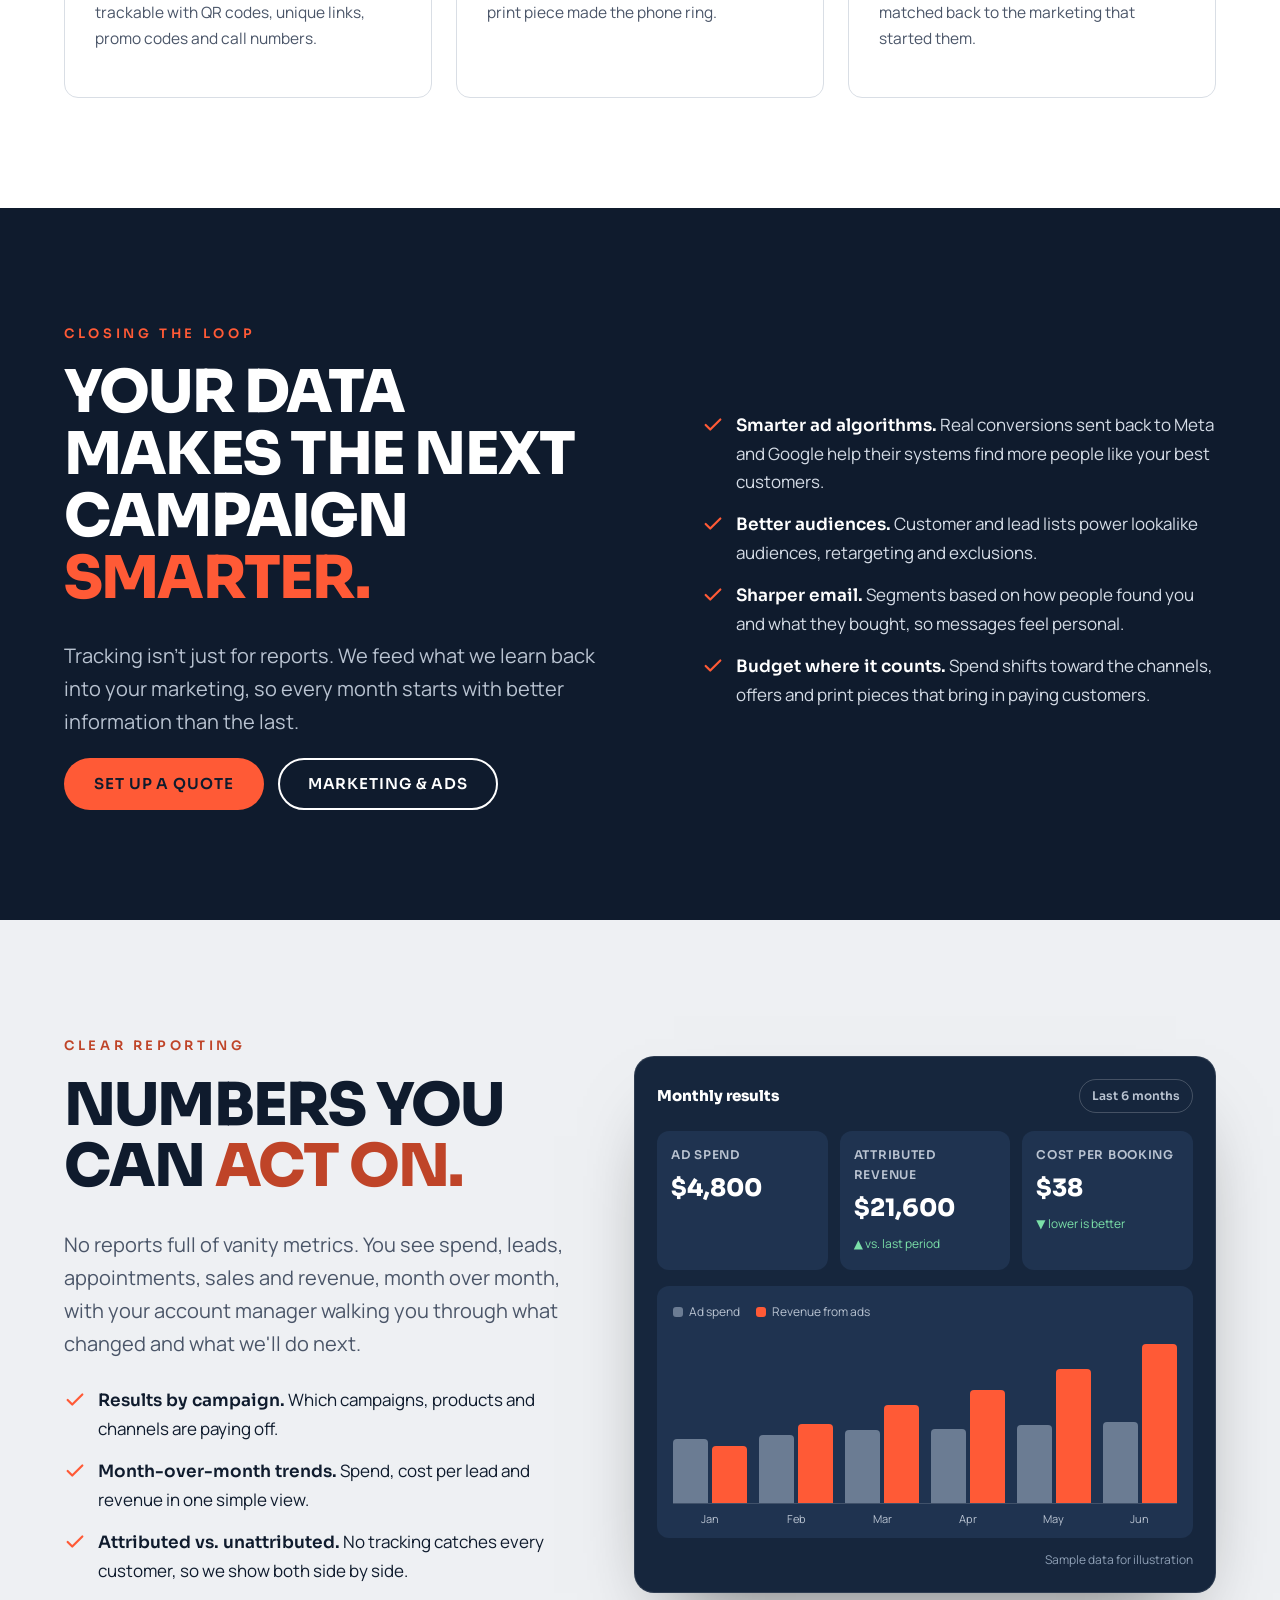
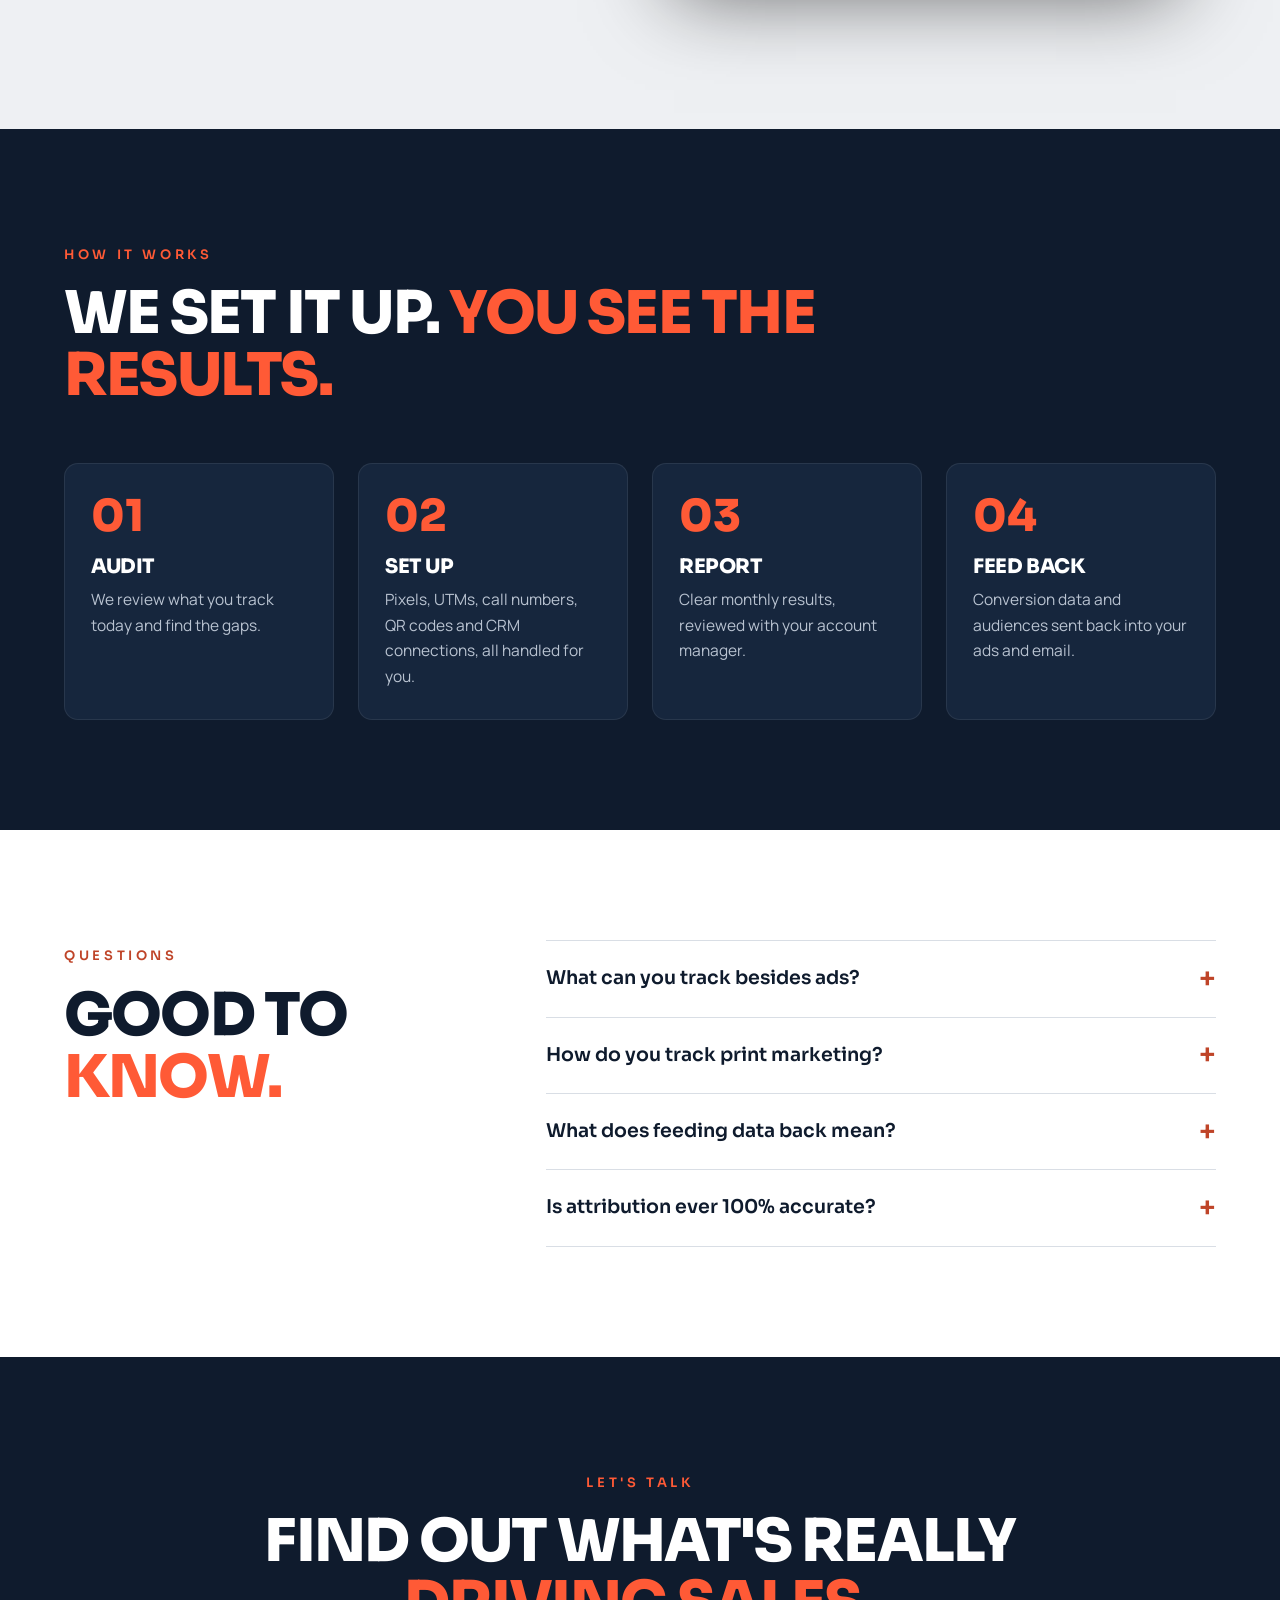
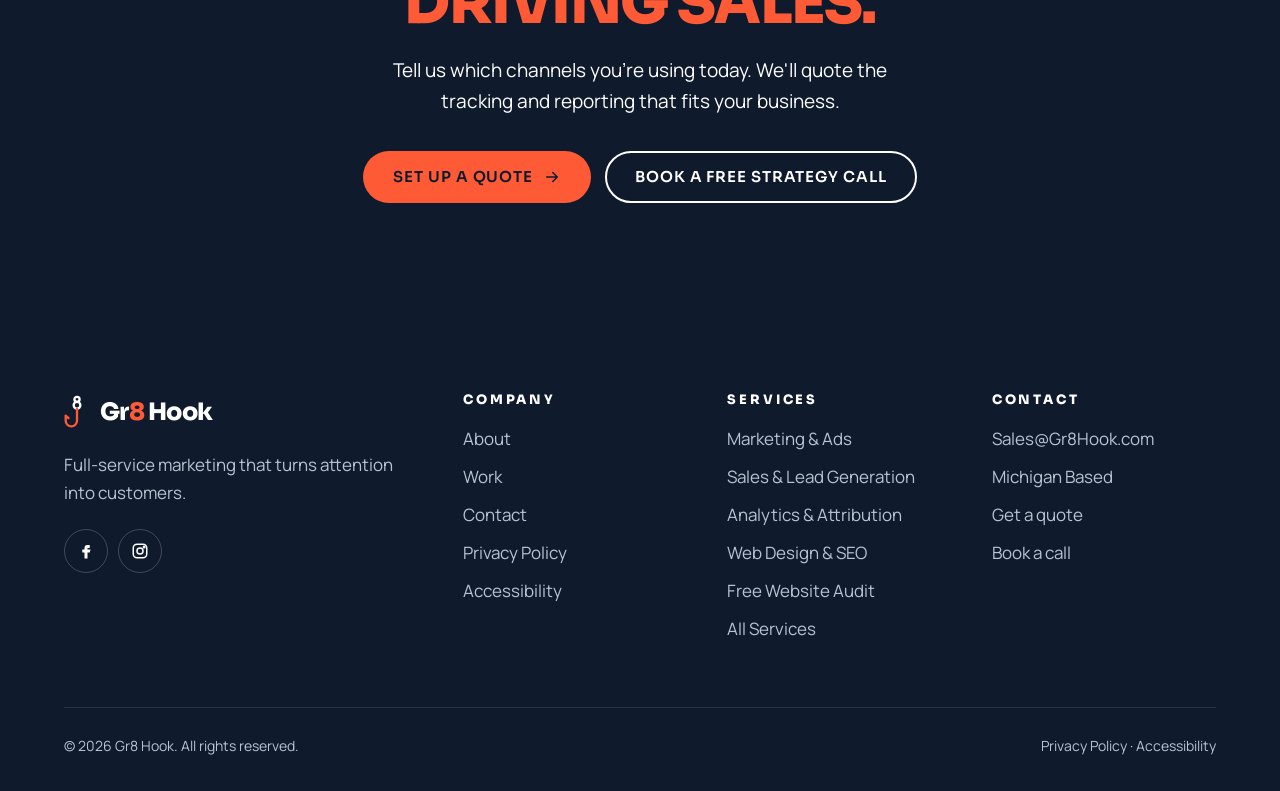
<file: analytics/index.html>
<!doctype html>
<html lang="en">
<head>
<meta charset="utf-8">
<meta name="viewport" content="width=device-width, initial-scale=1">
<title>Marketing Analytics &amp; Attribution | Ads, Email, Forms &amp; Print | Gr8 Hook</title>
<meta name="description" content="Track where customers come from across ads, email, forms, calls and print marketing, then feed that data back into your campaigns for better conversions.">
<meta name="robots" content="index, follow, max-image-preview:large">
<link rel="canonical" href="https://gr8hook.com/analytics/">
<meta name="theme-color" content="#0F1B2D">
<meta property="og:type" content="website">
<meta property="og:site_name" content="Gr8 Hook">
<meta property="og:locale" content="en_US">
<meta property="og:title" content="Marketing Analytics &amp; Attribution | Ads, Email, Forms &amp; Print | Gr8 Hook">
<meta property="og:description" content="Track where customers come from across ads, email, forms, calls and print marketing, then feed that data back into your campaigns for better conversions.">
<meta property="og:url" content="https://gr8hook.com/analytics/">
<meta property="og:image" content="https://gr8hook.com/assets/og-image.png">
<meta property="og:image:width" content="1200">
<meta property="og:image:height" content="630">
<meta property="og:image:alt" content="Gr8 Hook logo: a fishing hook whose eye forms an 8">
<meta name="twitter:card" content="summary_large_image">
<meta name="twitter:title" content="Marketing Analytics &amp; Attribution | Ads, Email, Forms &amp; Print | Gr8 Hook">
<meta name="twitter:description" content="Track where customers come from across ads, email, forms, calls and print marketing, then feed that data back into your campaigns for better conversions.">
<meta name="twitter:image" content="https://gr8hook.com/assets/og-image.png">
<link rel="apple-touch-icon" href="../assets/apple-touch-icon.png">
<link rel="manifest" href="../site.webmanifest">
<script type="application/ld+json">
{
  "@context": "https://schema.org",
  "@graph": [
    {
      "@type": "ProfessionalService",
      "@id": "https://gr8hook.com/#organization",
      "sameAs": [
        "https://www.facebook.com/gr8hook",
        "https://www.instagram.com/gr8hook"
      ],
      "name": "Gr8 Hook",
      "alternateName": "Gr8 Hook Marketing",
      "url": "https://gr8hook.com/",
      "logo": "https://gr8hook.com/assets/logo.png",
      "image": "https://gr8hook.com/assets/og-image.png",
      "description": "Marketing agency offering paid advertising with attribution, an outsourced sales and lead generation team, and marketing analytics across ads, email, forms, calls and print, plus content creation, web design with SEO and AI search, email and SMS, CRM automation and print design. Every client gets a dedicated account manager, and pricing is by custom quote.",
      "email": "Sales@Gr8Hook.com",
      "address": {
        "@type": "PostalAddress",
        "addressRegion": "MI",
        "addressCountry": "US"
      },
      "founder": {
        "@id": "https://gr8hook.com/about/#brandon"
      },
      "areaServed": {
        "@type": "Country",
        "name": "United States"
      },
      "knowsAbout": [
        "Paid Advertising",
        "Marketing Attribution",
        "Lead Generation",
        "Outsourced Sales",
        "Marketing Analytics",
        "Print Marketing Attribution",
        "Social Media Management",
        "Content Creation",
        "Web Design & SEO",
        "Email & SMS Marketing",
        "CRM Setup & Automation",
        "Print & Design"
      ],
      "hasOfferCatalog": {
        "@type": "OfferCatalog",
        "name": "Marketing, sales and analytics services",
        "itemListElement": [
          {
            "@type": "Offer",
            "itemOffered": {
              "@type": "Service",
              "name": "Marketing & Paid Advertising",
              "url": "https://gr8hook.com/marketing/"
            }
          },
          {
            "@type": "Offer",
            "itemOffered": {
              "@type": "Service",
              "name": "Sales & Lead Generation",
              "url": "https://gr8hook.com/sales/"
            }
          },
          {
            "@type": "Offer",
            "itemOffered": {
              "@type": "Service",
              "name": "Analytics & Attribution",
              "url": "https://gr8hook.com/analytics/"
            }
          },
          {
            "@type": "Offer",
            "itemOffered": {
              "@type": "Service",
              "name": "Social Media Management",
              "url": "https://gr8hook.com/services/#social-media"
            }
          },
          {
            "@type": "Offer",
            "itemOffered": {
              "@type": "Service",
              "name": "Content Creation",
              "url": "https://gr8hook.com/services/#content"
            }
          },
          {
            "@type": "Offer",
            "itemOffered": {
              "@type": "Service",
              "name": "Web Design & SEO",
              "url": "https://gr8hook.com/services/#web-seo"
            }
          },
          {
            "@type": "Offer",
            "itemOffered": {
              "@type": "Service",
              "name": "Email & SMS Marketing",
              "url": "https://gr8hook.com/services/#email-sms"
            }
          },
          {
            "@type": "Offer",
            "itemOffered": {
              "@type": "Service",
              "name": "CRM Setup & Automation",
              "url": "https://gr8hook.com/services/#crm"
            }
          },
          {
            "@type": "Offer",
            "itemOffered": {
              "@type": "Service",
              "name": "Print & Design",
              "url": "https://gr8hook.com/services/#design"
            }
          }
        ]
      }
    },
    {
      "@type": "WebPage",
      "@id": "https://gr8hook.com/analytics/#webpage",
      "url": "https://gr8hook.com/analytics/",
      "name": "Marketing Analytics & Attribution | Ads, Email, Forms & Print | Gr8 Hook",
      "description": "Track where customers come from across ads, email, forms, calls and print marketing, then feed that data back into your campaigns for better conversions.",
      "isPartOf": {
        "@id": "https://gr8hook.com/#website"
      },
      "about": {
        "@id": "https://gr8hook.com/analytics/#service"
      },
      "breadcrumb": {
        "@id": "https://gr8hook.com/analytics/#breadcrumb"
      },
      "inLanguage": "en-US"
    },
    {
      "@type": "BreadcrumbList",
      "@id": "https://gr8hook.com/analytics/#breadcrumb",
      "itemListElement": [
        {
          "@type": "ListItem",
          "position": 1,
          "name": "Home",
          "item": "https://gr8hook.com/"
        },
        {
          "@type": "ListItem",
          "position": 2,
          "name": "Analytics & Attribution",
          "item": "https://gr8hook.com/analytics/"
        }
      ]
    },
    {
      "@type": "Service",
      "@id": "https://gr8hook.com/analytics/#service",
      "name": "Analytics & Attribution",
      "serviceType": "Marketing Analytics",
      "description": "Marketing analytics and attribution across paid ads, email, website forms, phone calls, CRM deals, online store orders and print marketing, with conversion data fed back into ad platforms, audiences and email for better future conversions.",
      "url": "https://gr8hook.com/analytics/",
      "provider": {
        "@id": "https://gr8hook.com/#organization"
      },
      "areaServed": {
        "@type": "Country",
        "name": "United States"
      },
      "potentialAction": {
        "@type": "CommunicateAction",
        "name": "Set up a quote",
        "target": "https://gr8hook.com/contact/#quote"
      }
    },
    {
      "@type": "FAQPage",
      "@id": "https://gr8hook.com/analytics/#faq",
      "mainEntity": [
        {
          "@type": "Question",
          "name": "What can you track besides ads?",
          "acceptedAnswer": {
            "@type": "Answer",
            "text": "Email campaigns, website and landing page forms, phone calls, CRM deals, online store orders and print marketing such as flyers, mailers and signs, using QR codes, unique links, promo codes and dedicated call tracking numbers."
          }
        },
        {
          "@type": "Question",
          "name": "How do you track print marketing?",
          "acceptedAnswer": {
            "@type": "Answer",
            "text": "Each piece gets its own trackable path: a QR code, a short link, a promo code or a call tracking number. When someone responds, we know which flyer, mailer or sign brought them in."
          }
        },
        {
          "@type": "Question",
          "name": "What does feeding data back mean?",
          "acceptedAnswer": {
            "@type": "Answer",
            "text": "We send your real conversions back to platforms like Meta and Google so their algorithms learn who your best customers are, and we use the same data to build audiences, email segments and retargeting for future campaigns."
          }
        },
        {
          "@type": "Question",
          "name": "Is attribution ever 100% accurate?",
          "acceptedAnswer": {
            "@type": "Answer",
            "text": "No. Some people switch devices, block tracking or hear about you by word of mouth. We report attributed and unattributed results side by side, so you get an honest picture instead of an inflated one."
          }
        }
      ]
    }
  ]
}
</script>
<link rel="icon" href="../favicon.ico" sizes="any">
<link rel="icon" href="../assets/favicon.svg" type="image/svg+xml">
<link rel="icon" href="../assets/favicon-32.png" type="image/png" sizes="32x32">
<link rel="preload" href="../assets/fonts/sora-latin-800-normal.woff2" as="font" type="font/woff2" crossorigin>
<link rel="preload" href="../assets/fonts/manrope-latin-400-normal.woff2" as="font" type="font/woff2" crossorigin>
<link rel="stylesheet" href="../css/style.min.css?v=189093b026">
<!-- Meta Pixel Code -->
<script>
!function(f,b,e,v,n,t,s)
{if(f.fbq)return;n=f.fbq=function(){n.callMethod?
n.callMethod.apply(n,arguments):n.queue.push(arguments)};
if(!f._fbq)f._fbq=n;n.push=n;n.loaded=!0;n.version='2.0';
n.queue=[];t=b.createElement(e);t.async=!0;
t.src=v;s=b.getElementsByTagName(e)[0];
s.parentNode.insertBefore(t,s)}(window, document,'script',
'https://connect.facebook.net/en_US/fbevents.js');
fbq('init', '1065242523233854');
fbq('track', 'PageView');
</script>
<noscript><img height="1" width="1" style="display:none"
src="https://www.facebook.com/tr?id=1065242523233854&ev=PageView&noscript=1"
alt="" /></noscript>
<!-- End Meta Pixel Code -->
</head>
<body>
<a class="skip-link" href="#main">Skip to main content</a>

<header class="site-header">
  <div class="container">
    <a class="brand" href="../" aria-label="Gr8 Hook home">
      <svg viewBox="0 0 100 140" fill="none" aria-hidden="true"><circle cx="50" cy="17" r="10" stroke="#FFFFFF" stroke-width="9"/><circle cx="50" cy="40" r="13" stroke="#FFFFFF" stroke-width="9"/><path d="M50 53 L50 100 A22 22 0 0 1 6 100 L6 80 L17 90" stroke="#FF5A36" stroke-width="9" stroke-linecap="round" stroke-linejoin="round"/></svg>
      <span>Gr<span class="accent">8</span> Hook</span>
    </a>
    <button class="nav-toggle" aria-label="Open menu" aria-expanded="false" aria-controls="site-nav">
      <svg viewBox="0 0 24 24" fill="none" stroke="currentColor" stroke-width="2" stroke-linecap="round" aria-hidden="true"><path d="M4 7h16M4 12h16M4 17h16"/></svg>
    </button>
    <nav class="nav" id="site-nav" aria-label="Main">
      <a href="../">Home</a>
      <a href="../about/">About</a>
      <a href="../marketing/">Marketing</a>
      <a href="../sales/">Sales</a>
      <a href="../analytics/" aria-current="page">Analytics</a>
      <a href="../services/">Services</a>
      <a href="../work/">Work</a>
      <a class="btn btn--coral" href="../contact/#quote">Get a Quote</a>
    </nav>
  </div>
</header>

<main id="main" tabindex="-1">

  <section class="hero hero--page hero--img hero--analytics dark">
    <div class="container">
      <span class="eyebrow">Analytics &amp; Attribution</span>
      <h1 class="display">Know what's <span class="accent">working.</span></h1>
      <p class="lead">Then do more of it. We track where your customers come from across ads, email, forms, calls and print, then feed that data back into your marketing so future campaigns convert better.</p>
      <div class="btn-row">
        <a class="btn btn--coral" href="../contact/?service=analytics#quote">Set Up a Quote <svg viewBox="0 0 24 24" fill="none" stroke="currentColor" stroke-width="2" stroke-linecap="round" stroke-linejoin="round" aria-hidden="true"><path d="M5 12h14M13 6l6 6-6 6"/></svg></a>
        <a class="btn btn--ghost" href="../contact/#book">Book a Free Strategy Call</a>
      </div>
    </div>
  </section>

  <section class="section">
    <div class="container">
      <div class="section-head">
        <div>
          <span class="eyebrow">What we capture</span>
          <h2 class="h2">Every channel, <span class="accent">one picture.</span></h2>
        </div>
        <p class="lead section-head-note">Ad platforms only report on their own ads. We follow the customer across every touchpoint you invest in, online and off.</p>
      </div>
      <div class="cards">
        <div class="card card--static reveal">
          <div class="card-icon"><svg viewBox="0 0 24 24" fill="none" stroke="currentColor" stroke-width="2" stroke-linecap="round" stroke-linejoin="round" aria-hidden="true"><circle cx="12" cy="12" r="9"/><circle cx="12" cy="12" r="5"/><circle cx="12" cy="12" r="1"/></svg></div>
          <h3>Ad Performance</h3>
          <p>Meta and Google spend connected to the leads, bookings and sales each campaign produced, not just clicks.</p>
        </div>
        <div class="card card--static reveal">
          <div class="card-icon"><svg viewBox="0 0 24 24" fill="none" stroke="currentColor" stroke-width="2" stroke-linecap="round" stroke-linejoin="round" aria-hidden="true"><rect x="2" y="4" width="20" height="16" rx="2"/><path d="M22 6l-10 7L2 6"/></svg></div>
          <h3>Email Marketing</h3>
          <p>Which emails and sequences lead to replies, bookings and purchases, beyond opens and clicks.</p>
        </div>
        <div class="card card--static reveal">
          <div class="card-icon"><svg viewBox="0 0 24 24" fill="none" stroke="currentColor" stroke-width="2" stroke-linecap="round" stroke-linejoin="round" aria-hidden="true"><rect x="4" y="3" width="16" height="18" rx="2"/><path d="M8 8h8M8 12h8M8 16h5"/></svg></div>
          <h3>Forms &amp; Landing Pages</h3>
          <p>Every form submission captured with its source, campaign and landing page.</p>
        </div>
        <div class="card card--static reveal">
          <div class="card-icon"><svg viewBox="0 0 24 24" fill="none" stroke="currentColor" stroke-width="2" stroke-linecap="round" stroke-linejoin="round" aria-hidden="true"><path d="M6 9V2h12v7"/><path d="M6 18H4a2 2 0 0 1-2-2v-5a2 2 0 0 1 2-2h16a2 2 0 0 1 2 2v5a2 2 0 0 1-2 2h-2"/><rect x="6" y="14" width="12" height="8"/></svg></div>
          <h3>Print Marketing</h3>
          <p>Flyers, mailers, signs and cards made trackable with QR codes, unique links, promo codes and call numbers.</p>
        </div>
        <div class="card card--static reveal">
          <div class="card-icon"><svg viewBox="0 0 24 24" fill="none" stroke="currentColor" stroke-width="2" stroke-linecap="round" stroke-linejoin="round" aria-hidden="true"><path d="M22 16.9v3a2 2 0 0 1-2.2 2 19.8 19.8 0 0 1-8.6-3.1 19.5 19.5 0 0 1-6-6A19.8 19.8 0 0 1 2.1 4.2 2 2 0 0 1 4.1 2h3a2 2 0 0 1 2 1.7c.1 1 .4 1.9.7 2.8a2 2 0 0 1-.5 2.1L8 9.9a16 16 0 0 0 6 6l1.3-1.3a2 2 0 0 1 2.1-.5c.9.3 1.8.6 2.8.7a2 2 0 0 1 1.7 2z"/></svg></div>
          <h3>Calls</h3>
          <p>Call tracking that shows which ad, page or print piece made the phone ring.</p>
        </div>
        <div class="card card--static reveal">
          <div class="card-icon"><svg viewBox="0 0 24 24" fill="none" stroke="currentColor" stroke-width="2" stroke-linecap="round" stroke-linejoin="round" aria-hidden="true"><path d="M12 1v22"/><path d="M17 5H9.5a3.5 3.5 0 0 0 0 7h5a3.5 3.5 0 0 1 0 7H6"/></svg></div>
          <h3>Sales &amp; Revenue</h3>
          <p>CRM deals and online store orders matched back to the marketing that started them.</p>
        </div>
      </div>
    </div>
  </section>

  <section class="section dark" id="feedback-loop">
    <div class="container split">
      <div class="reveal">
        <span class="eyebrow">Closing the loop</span>
        <h2 class="h2">Your data makes the next campaign <span class="accent">smarter.</span></h2>
        <p class="lead">Tracking isn't just for reports. We feed what we learn back into your marketing, so every month starts with better information than the last.</p>
        <div class="btn-row">
          <a class="btn btn--coral" href="../contact/?service=analytics#quote">Set Up a Quote</a>
          <a class="btn btn--ghost" href="../marketing/">Marketing &amp; Ads</a>
        </div>
      </div>
      <ul class="check-list reveal">
          <li><svg viewBox="0 0 24 24" fill="none" stroke="currentColor" stroke-width="2.4" stroke-linecap="round" stroke-linejoin="round" aria-hidden="true"><path d="M20 6L9 17l-5-5"/></svg><span><strong>Smarter ad algorithms.</strong> Real conversions sent back to Meta and Google help their systems find more people like your best customers.</span></li>
          <li><svg viewBox="0 0 24 24" fill="none" stroke="currentColor" stroke-width="2.4" stroke-linecap="round" stroke-linejoin="round" aria-hidden="true"><path d="M20 6L9 17l-5-5"/></svg><span><strong>Better audiences.</strong> Customer and lead lists power lookalike audiences, retargeting and exclusions.</span></li>
          <li><svg viewBox="0 0 24 24" fill="none" stroke="currentColor" stroke-width="2.4" stroke-linecap="round" stroke-linejoin="round" aria-hidden="true"><path d="M20 6L9 17l-5-5"/></svg><span><strong>Sharper email.</strong> Segments based on how people found you and what they bought, so messages feel personal.</span></li>
          <li><svg viewBox="0 0 24 24" fill="none" stroke="currentColor" stroke-width="2.4" stroke-linecap="round" stroke-linejoin="round" aria-hidden="true"><path d="M20 6L9 17l-5-5"/></svg><span><strong>Budget where it counts.</strong> Spend shifts toward the channels, offers and print pieces that bring in paying customers.</span></li>
      </ul>
    </div>
  </section>

  <section class="section mist" id="reporting">
    <div class="container dash-split">
      <div class="reveal">
        <span class="eyebrow">Clear reporting</span>
        <h2 class="h2">Numbers you can <span class="accent">act on.</span></h2>
        <p class="lead">No reports full of vanity metrics. You see spend, leads, appointments, sales and revenue, month over month, with your account manager walking you through what changed and what we'll do next.</p>
        <ul class="check-list">
          <li><svg viewBox="0 0 24 24" fill="none" stroke="currentColor" stroke-width="2.4" stroke-linecap="round" stroke-linejoin="round" aria-hidden="true"><path d="M20 6L9 17l-5-5"/></svg><span><strong>Results by campaign.</strong> Which campaigns, products and channels are paying off.</span></li>
          <li><svg viewBox="0 0 24 24" fill="none" stroke="currentColor" stroke-width="2.4" stroke-linecap="round" stroke-linejoin="round" aria-hidden="true"><path d="M20 6L9 17l-5-5"/></svg><span><strong>Month-over-month trends.</strong> Spend, cost per lead and revenue in one simple view.</span></li>
          <li><svg viewBox="0 0 24 24" fill="none" stroke="currentColor" stroke-width="2.4" stroke-linecap="round" stroke-linejoin="round" aria-hidden="true"><path d="M20 6L9 17l-5-5"/></svg><span><strong>Attributed vs. unattributed.</strong> No tracking catches every customer, so we show both side by side.</span></li>
        </ul>
      </div>
      <figure class="dash-mock reveal" style="margin: 0" aria-label="Example monthly report with sample data">
        <div class="dash-top"><b>Monthly results</b><span class="dash-pill">Last 6 months</span></div>
        <div class="dash-kpis">
          <div class="dash-kpi"><span>Ad spend</span><b>$4,800</b></div>
          <div class="dash-kpi"><span>Attributed revenue</span><b>$21,600</b><em>▲ vs. last period</em></div>
          <div class="dash-kpi"><span>Cost per booking</span><b>$38</b><em>▼ lower is better</em></div>
        </div>
        <div class="dash-chart">
          <div class="dash-legend"><span><i class="bar-spend"></i>Ad spend</span><span><i class="bar-rev"></i>Revenue from ads</span></div>
          <div class="dash-bars" aria-hidden="true">
            <div><span class="bar-spend" style="height: 38%"></span><span class="bar-rev" style="height: 34%"></span></div>
            <div><span class="bar-spend" style="height: 40%"></span><span class="bar-rev" style="height: 47%"></span></div>
            <div><span class="bar-spend" style="height: 43%"></span><span class="bar-rev" style="height: 58%"></span></div>
            <div><span class="bar-spend" style="height: 44%"></span><span class="bar-rev" style="height: 67%"></span></div>
            <div><span class="bar-spend" style="height: 46%"></span><span class="bar-rev" style="height: 79%"></span></div>
            <div><span class="bar-spend" style="height: 48%"></span><span class="bar-rev" style="height: 94%"></span></div>
          </div>
          <div class="dash-months" aria-hidden="true"><span>Jan</span><span>Feb</span><span>Mar</span><span>Apr</span><span>May</span><span>Jun</span></div>
        </div>
        <figcaption class="dash-note">Sample data for illustration</figcaption>
      </figure>
    </div>
  </section>

  <section class="section dark">
    <div class="container">
      <div class="section-head"><div><span class="eyebrow">How it works</span><h2 class="h2">We set it up. <span class="accent">You see the results.</span></h2></div></div>
      <div class="steps">
        <div class="step reveal"><h3>Audit</h3><p>We review what you track today and find the gaps.</p></div>
        <div class="step reveal"><h3>Set Up</h3><p>Pixels, UTMs, call numbers, QR codes and CRM connections, all handled for you.</p></div>
        <div class="step reveal"><h3>Report</h3><p>Clear monthly results, reviewed with your account manager.</p></div>
        <div class="step reveal"><h3>Feed Back</h3><p>Conversion data and audiences sent back into your ads and email.</p></div>
      </div>
    </div>
  </section>

  <section class="section" aria-labelledby="faq-h">
    <div class="container faq">
      <div><span class="eyebrow">Questions</span><h2 class="h2" id="faq-h">Good to <span class="accent">know.</span></h2></div>
      <div class="faq-list">
        <details class="faq-item">
          <summary>What can you track besides ads?</summary>
          <p>Email campaigns, website and landing page forms, phone calls, CRM deals, online store orders and print marketing such as flyers, mailers and signs, using QR codes, unique links, promo codes and dedicated call tracking numbers.</p>
        </details>
        <details class="faq-item">
          <summary>How do you track print marketing?</summary>
          <p>Each piece gets its own trackable path: a QR code, a short link, a promo code or a call tracking number. When someone responds, we know which flyer, mailer or sign brought them in.</p>
        </details>
        <details class="faq-item">
          <summary>What does feeding data back mean?</summary>
          <p>We send your real conversions back to platforms like Meta and Google so their algorithms learn who your best customers are, and we use the same data to build audiences, email segments and retargeting for future campaigns.</p>
        </details>
        <details class="faq-item">
          <summary>Is attribution ever 100% accurate?</summary>
          <p>No. Some people switch devices, block tracking or hear about you by word of mouth. We report attributed and unattributed results side by side, so you get an honest picture instead of an inflated one.</p>
        </details>
      </div>
    </div>
  </section>

  <section class="cta dark">
    <div class="container">
      <span class="eyebrow">Let's talk</span>
      <h2 class="h2">Find out what's really <span class="accent">driving sales.</span></h2>
      <p>Tell us which channels you're using today. We'll quote the tracking and reporting that fits your business.</p>
      <div class="btn-row">
        <a class="btn btn--coral" href="../contact/?service=analytics#quote">Set Up a Quote <svg viewBox="0 0 24 24" fill="none" stroke="currentColor" stroke-width="2" stroke-linecap="round" stroke-linejoin="round" aria-hidden="true"><path d="M5 12h14M13 6l6 6-6 6"/></svg></a>
        <a class="btn btn--ghost" href="../contact/#book">Book a Free Strategy Call</a>
      </div>
    </div>
  </section>

</main>

<footer class="site-footer">
  <div class="container">
    <div class="footer-grid">
      <div>
        <a class="brand" href="../" aria-label="Gr8 Hook home">
          <svg viewBox="0 0 100 140" fill="none" aria-hidden="true"><circle cx="50" cy="17" r="10" stroke="#FFFFFF" stroke-width="9"/><circle cx="50" cy="40" r="13" stroke="#FFFFFF" stroke-width="9"/><path d="M50 53 L50 100 A22 22 0 0 1 6 100 L6 80 L17 90" stroke="#FF5A36" stroke-width="9" stroke-linecap="round" stroke-linejoin="round"/></svg>
          <span>Gr<span class="accent">8</span> Hook</span>
        </a>
        <p>Full-service marketing that turns attention into customers.</p>
        <div class="socials">
          <a href="https://www.facebook.com/gr8hook" target="_blank" rel="noopener" aria-label="Gr8 Hook on Facebook (opens in a new tab)"><svg viewBox="0 0 24 24" fill="currentColor" aria-hidden="true"><path d="M14 8h3V4h-3c-2.8 0-4 1.7-4 4v2H7v4h3v8h4v-8h3l1-4h-4V8.5c0-.3.2-.5.5-.5z"/></svg></a>
          <a href="https://www.instagram.com/gr8hook" target="_blank" rel="noopener" aria-label="Gr8 Hook on Instagram (opens in a new tab)"><svg viewBox="0 0 24 24" fill="none" stroke="currentColor" stroke-width="2" aria-hidden="true"><rect x="3" y="3" width="18" height="18" rx="5"/><circle cx="12" cy="12" r="4"/><circle cx="17.5" cy="6.5" r="1" fill="currentColor"/></svg></a>
        </div>
      </div>
      <div>
        <h2 class="ft-h">Company</h2>
        <ul>
          <li><a href="../about/">About</a></li>
          <li><a href="../work/">Work</a></li>
          <li><a href="../contact/">Contact</a></li>
          <li><a href="../privacy/">Privacy Policy</a></li>
          <li><a href="../accessibility/">Accessibility</a></li>
        </ul>
      </div>
      <div>
        <h2 class="ft-h">Services</h2>
        <ul>
          <li><a href="../marketing/">Marketing &amp; Ads</a></li>
          <li><a href="../sales/">Sales &amp; Lead Generation</a></li>
          <li><a href="../analytics/">Analytics &amp; Attribution</a></li>
          <li><a href="../services/#web-seo">Web Design &amp; SEO</a></li>
          <li><a href="../audit/">Free Website Audit</a></li>
          <li><a href="../services/">All Services</a></li>
        </ul>
      </div>
      <div>
        <h2 class="ft-h">Contact</h2>
        <ul>
          <li><a href="mailto:Sales@Gr8Hook.com">Sales@Gr8Hook.com</a></li>
          <li>Michigan Based</li>
          <li><a href="../contact/#quote">Get a quote</a></li>
          <li><a href="../contact/#book">Book a call</a></li>
        </ul>
      </div>
    </div>
    <div class="footer-bottom">
      <span>&copy; <span id="year">2026</span> Gr8 Hook. All rights reserved.</span>
      <span><a href="../privacy/">Privacy Policy</a> · <a href="../accessibility/">Accessibility</a></span>
    </div>
  </div>
</footer>

<script src="../js/main.js?v=905780f7b3"></script>
</body>
</html>
</file>
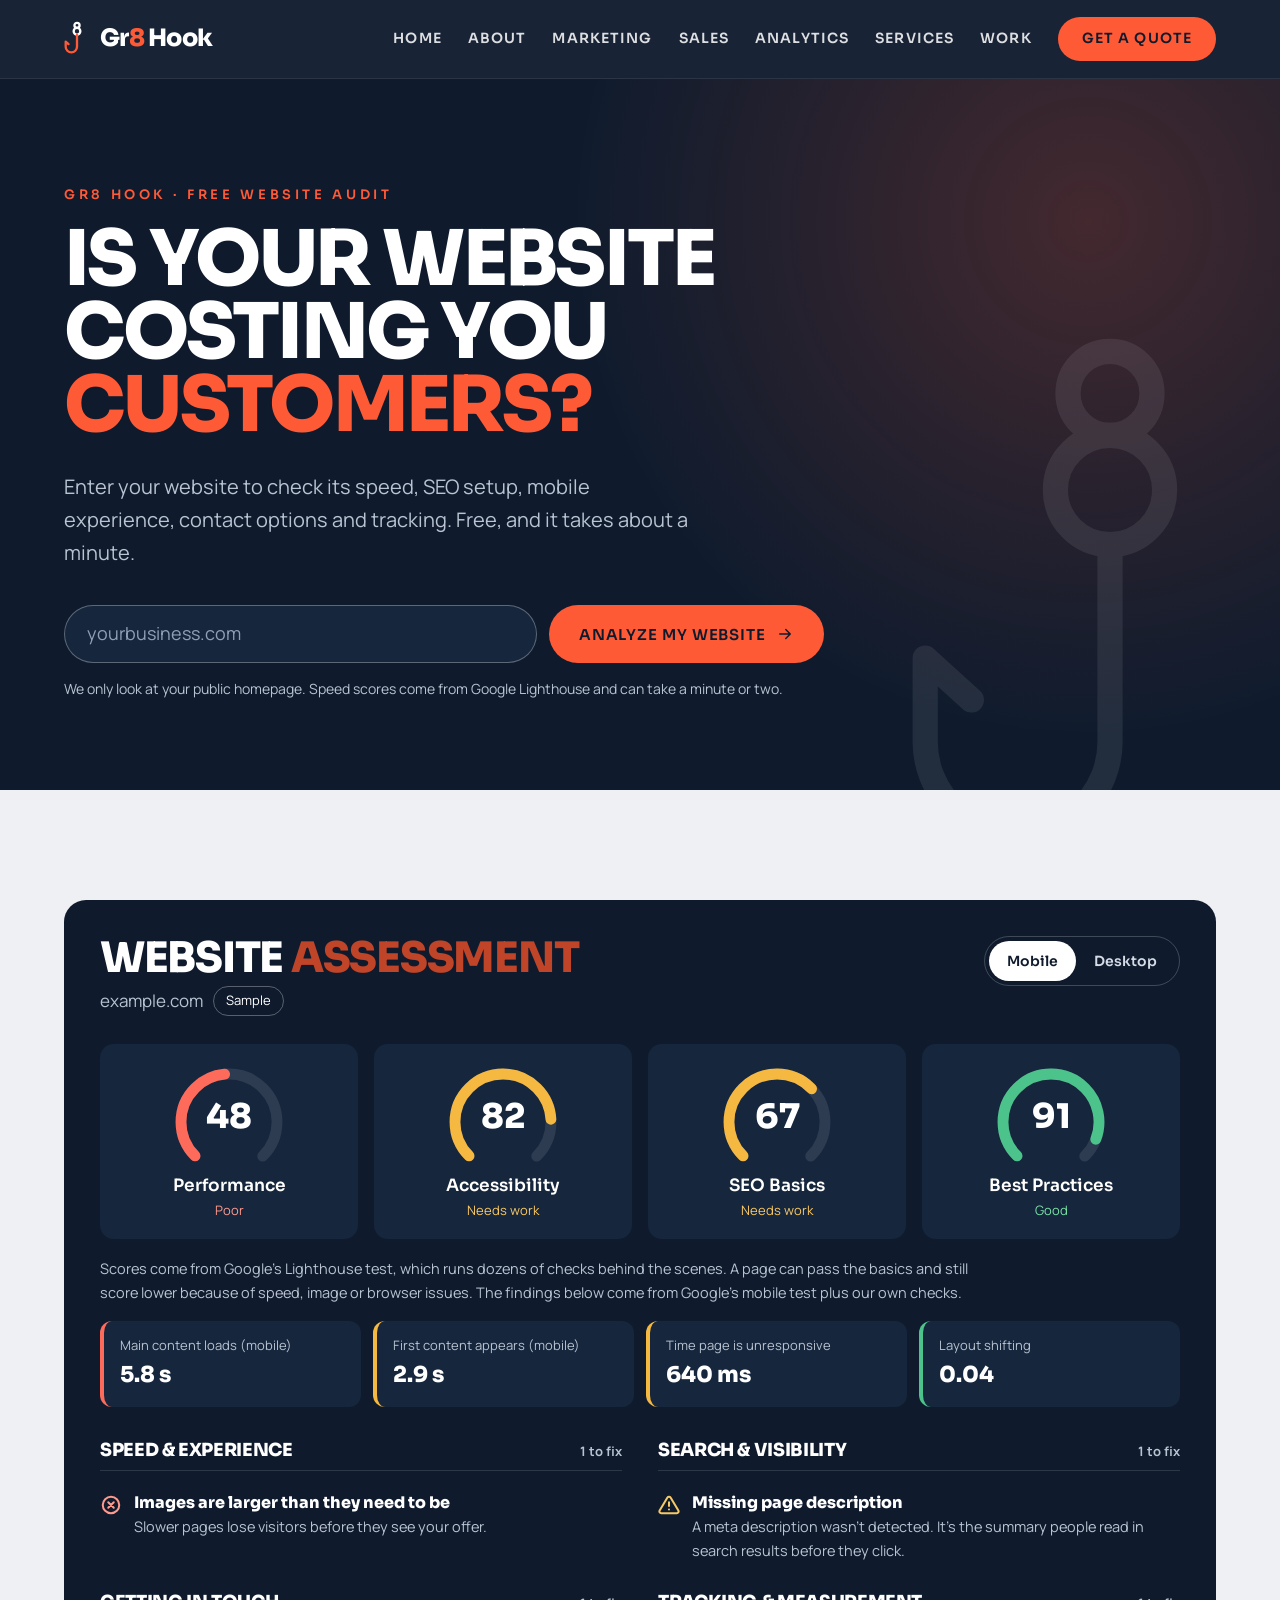
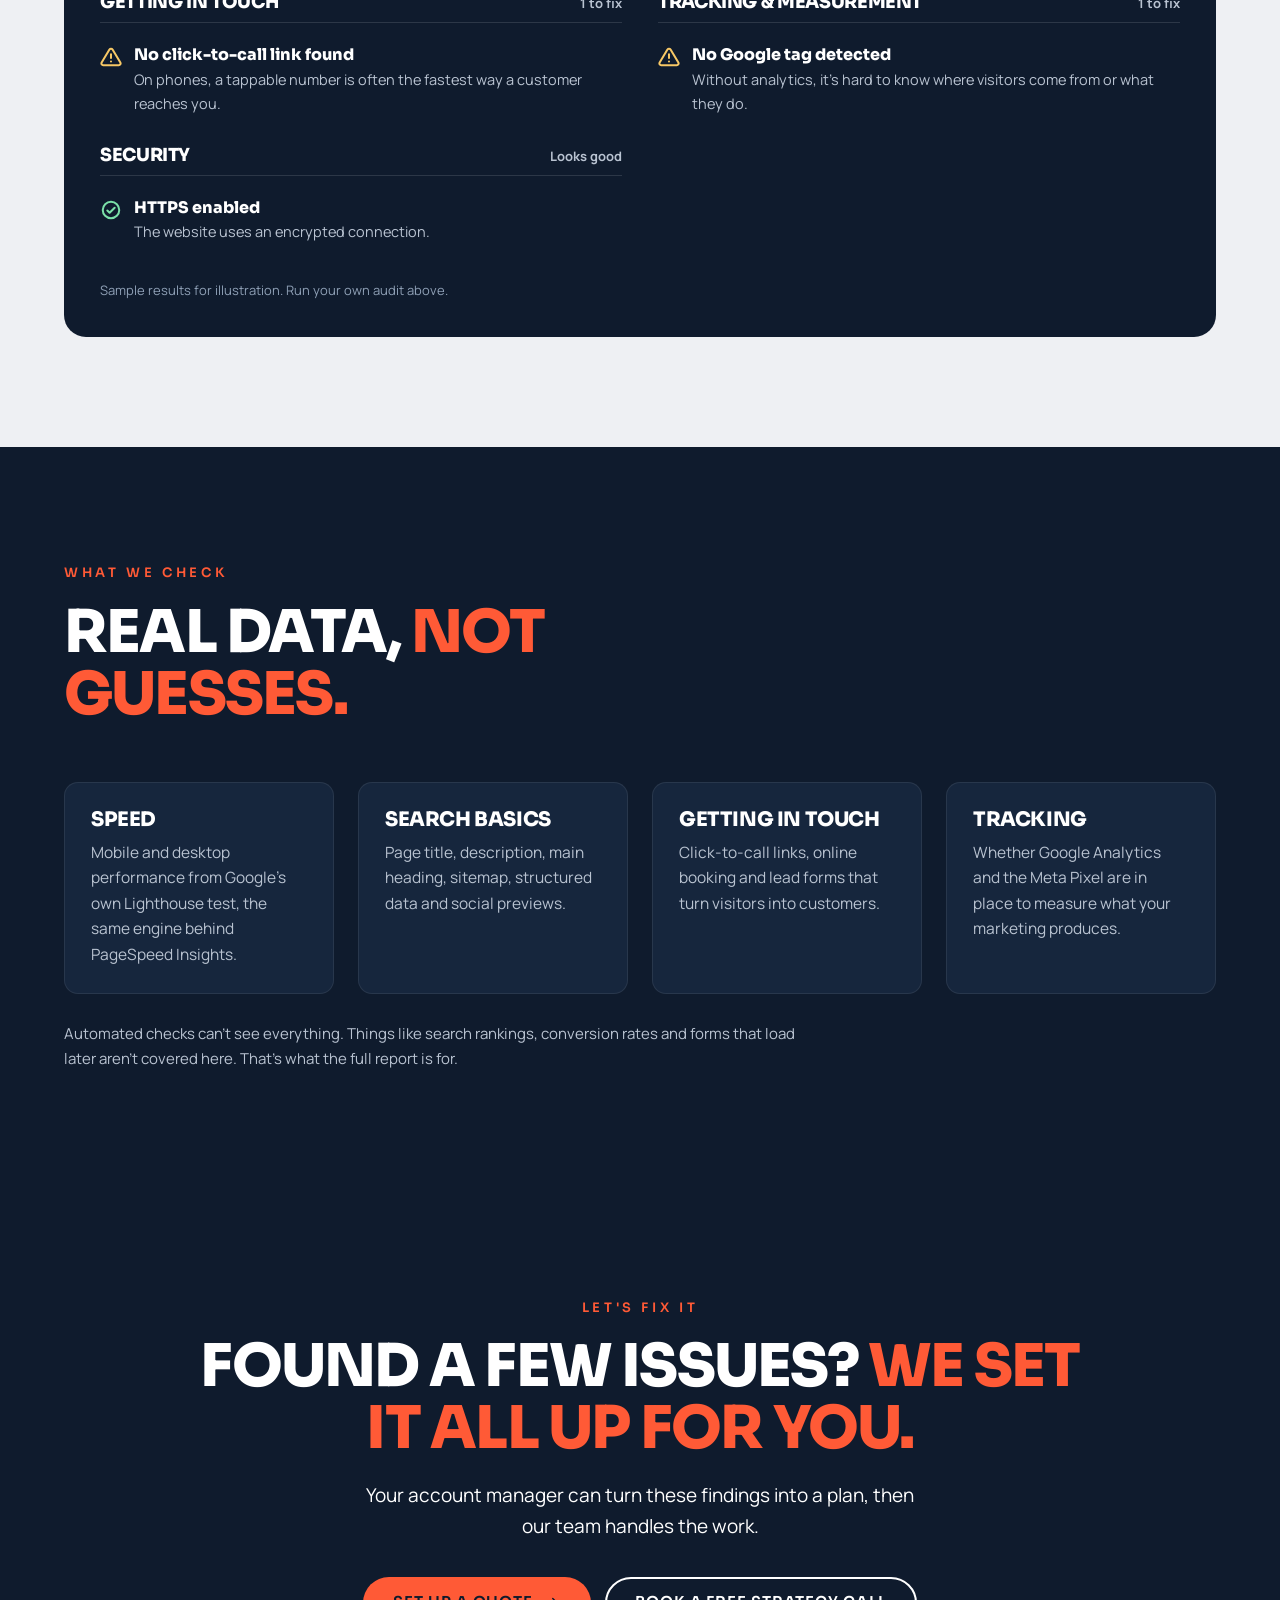
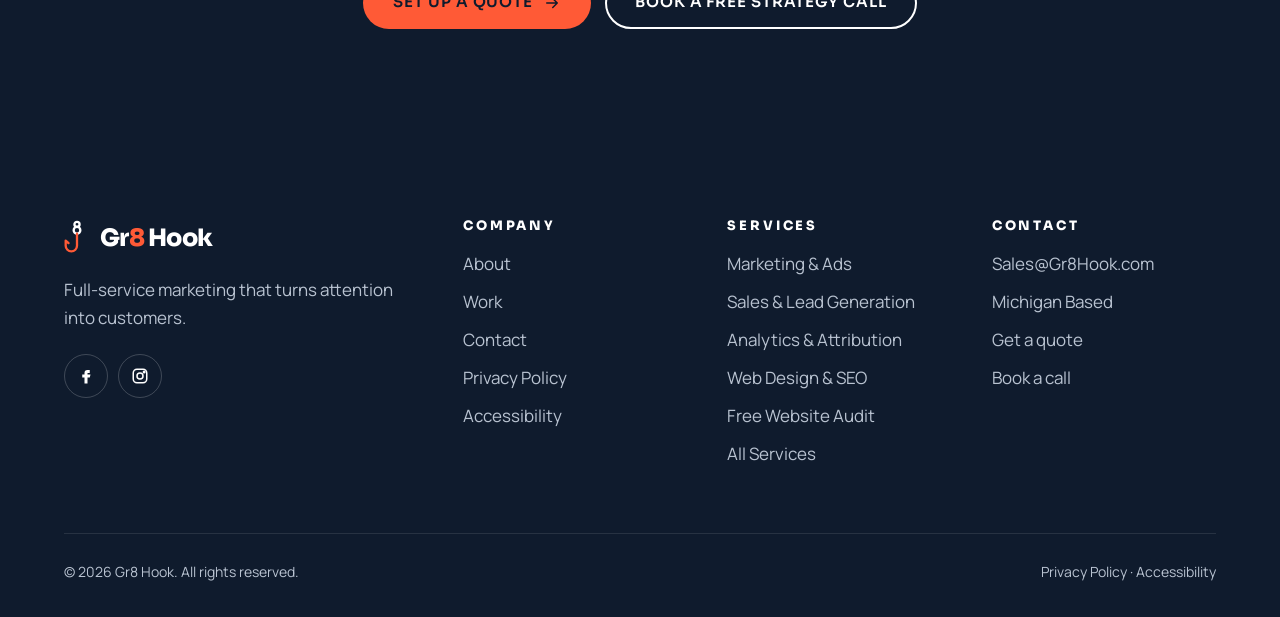
<file: audit/index.html>
<!doctype html>
<html lang="en">
<head>
<meta charset="utf-8">
<meta name="viewport" content="width=device-width, initial-scale=1">
<title>Free Website Audit | Speed, SEO &amp; Lead Checks | Gr8 Hook</title>
<meta name="description" content="Check your website's speed, SEO, mobile experience, contact options and tracking in about a minute. Free, powered by Google Lighthouse.">
<meta name="robots" content="index, follow, max-image-preview:large">
<link rel="canonical" href="https://gr8hook.com/audit/">
<meta name="theme-color" content="#0F1B2D">
<meta property="og:type" content="website">
<meta property="og:site_name" content="Gr8 Hook">
<meta property="og:locale" content="en_US">
<meta property="og:title" content="Free Website Audit | Speed, SEO &amp; Lead Checks | Gr8 Hook">
<meta property="og:description" content="Check your website's speed, SEO, mobile experience, contact options and tracking in about a minute. Free, powered by Google Lighthouse.">
<meta property="og:url" content="https://gr8hook.com/audit/">
<meta property="og:image" content="https://gr8hook.com/assets/og-image.png">
<meta property="og:image:width" content="1200">
<meta property="og:image:height" content="630">
<meta property="og:image:alt" content="Gr8 Hook logo: a fishing hook whose eye forms an 8">
<meta name="twitter:card" content="summary_large_image">
<meta name="twitter:title" content="Free Website Audit | Speed, SEO &amp; Lead Checks | Gr8 Hook">
<meta name="twitter:description" content="Check your website's speed, SEO, mobile experience, contact options and tracking in about a minute. Free, powered by Google Lighthouse.">
<meta name="twitter:image" content="https://gr8hook.com/assets/og-image.png">
<link rel="apple-touch-icon" href="../assets/apple-touch-icon.png">
<link rel="manifest" href="../site.webmanifest">
<script type="application/ld+json">
{
  "@context": "https://schema.org",
  "@graph": [
    {
      "@type": "ProfessionalService",
      "@id": "https://gr8hook.com/#organization",
      "sameAs": [
        "https://www.facebook.com/gr8hook",
        "https://www.instagram.com/gr8hook"
      ],
      "name": "Gr8 Hook",
      "alternateName": "Gr8 Hook Marketing",
      "url": "https://gr8hook.com/",
      "logo": "https://gr8hook.com/assets/logo.png",
      "image": "https://gr8hook.com/assets/og-image.png",
      "description": "Marketing agency offering paid advertising with attribution, an outsourced sales and lead generation team, and marketing analytics across ads, email, forms, calls and print, plus content creation, web design with SEO and AI search, email and SMS, CRM automation and print design. Every client gets a dedicated account manager, and pricing is by custom quote.",
      "email": "Sales@Gr8Hook.com",
      "address": {
        "@type": "PostalAddress",
        "addressRegion": "MI",
        "addressCountry": "US"
      },
      "founder": {
        "@id": "https://gr8hook.com/about/#brandon"
      },
      "areaServed": {
        "@type": "Country",
        "name": "United States"
      },
      "knowsAbout": [
        "Paid Advertising",
        "Marketing Attribution",
        "Lead Generation",
        "Outsourced Sales",
        "Marketing Analytics",
        "Print Marketing Attribution",
        "Social Media Management",
        "Content Creation",
        "Web Design & SEO",
        "Email & SMS Marketing",
        "CRM Setup & Automation",
        "Print & Design"
      ],
      "hasOfferCatalog": {
        "@type": "OfferCatalog",
        "name": "Marketing, sales and analytics services",
        "itemListElement": [
          {
            "@type": "Offer",
            "itemOffered": {
              "@type": "Service",
              "name": "Marketing & Paid Advertising",
              "url": "https://gr8hook.com/marketing/"
            }
          },
          {
            "@type": "Offer",
            "itemOffered": {
              "@type": "Service",
              "name": "Sales & Lead Generation",
              "url": "https://gr8hook.com/sales/"
            }
          },
          {
            "@type": "Offer",
            "itemOffered": {
              "@type": "Service",
              "name": "Analytics & Attribution",
              "url": "https://gr8hook.com/analytics/"
            }
          },
          {
            "@type": "Offer",
            "itemOffered": {
              "@type": "Service",
              "name": "Social Media Management",
              "url": "https://gr8hook.com/services/#social-media"
            }
          },
          {
            "@type": "Offer",
            "itemOffered": {
              "@type": "Service",
              "name": "Content Creation",
              "url": "https://gr8hook.com/services/#content"
            }
          },
          {
            "@type": "Offer",
            "itemOffered": {
              "@type": "Service",
              "name": "Web Design & SEO",
              "url": "https://gr8hook.com/services/#web-seo"
            }
          },
          {
            "@type": "Offer",
            "itemOffered": {
              "@type": "Service",
              "name": "Email & SMS Marketing",
              "url": "https://gr8hook.com/services/#email-sms"
            }
          },
          {
            "@type": "Offer",
            "itemOffered": {
              "@type": "Service",
              "name": "CRM Setup & Automation",
              "url": "https://gr8hook.com/services/#crm"
            }
          },
          {
            "@type": "Offer",
            "itemOffered": {
              "@type": "Service",
              "name": "Print & Design",
              "url": "https://gr8hook.com/services/#design"
            }
          }
        ]
      }
    },
    {
      "@type": "WebPage",
      "@id": "https://gr8hook.com/audit/#webpage",
      "url": "https://gr8hook.com/audit/",
      "name": "Free Website Audit | Speed, SEO & Lead Checks | Gr8 Hook",
      "description": "Check your website's speed, SEO, mobile experience, contact options and tracking in about a minute. Free, powered by Google Lighthouse.",
      "isPartOf": {
        "@id": "https://gr8hook.com/#website"
      },
      "mainEntity": {
        "@id": "https://gr8hook.com/audit/#app"
      },
      "breadcrumb": {
        "@id": "https://gr8hook.com/audit/#breadcrumb"
      },
      "inLanguage": "en-US"
    },
    {
      "@type": "BreadcrumbList",
      "@id": "https://gr8hook.com/audit/#breadcrumb",
      "itemListElement": [
        {
          "@type": "ListItem",
          "position": 1,
          "name": "Home",
          "item": "https://gr8hook.com/"
        },
        {
          "@type": "ListItem",
          "position": 2,
          "name": "Free Website Audit",
          "item": "https://gr8hook.com/audit/"
        }
      ]
    },
    {
      "@type": "WebApplication",
      "@id": "https://gr8hook.com/audit/#app",
      "name": "Gr8 Hook Free Website Audit",
      "url": "https://gr8hook.com/audit/",
      "applicationCategory": "BusinessApplication",
      "operatingSystem": "Any (web browser)",
      "description": "Check your website's speed, SEO, mobile experience, contact options and tracking in about a minute. Free, powered by Google Lighthouse.",
      "provider": {
        "@id": "https://gr8hook.com/#organization"
      },
      "isAccessibleForFree": true,
      "offers": {
        "@type": "Offer",
        "price": "0",
        "priceCurrency": "USD"
      },
      "featureList": [
        "Mobile and desktop speed scores",
        "Accessibility score",
        "SEO basics",
        "Best practices",
        "HTTPS check",
        "Page title and description",
        "Sitemap check",
        "Contact and booking options",
        "Lead form detection",
        "Google tag and Meta Pixel detection"
      ]
    }
  ]
}
</script>
<link rel="icon" href="../favicon.ico" sizes="any">
<link rel="icon" href="../assets/favicon.svg" type="image/svg+xml">
<link rel="icon" href="../assets/favicon-32.png" type="image/png" sizes="32x32">
<link rel="preload" href="../assets/fonts/sora-latin-800-normal.woff2" as="font" type="font/woff2" crossorigin>
<link rel="preload" href="../assets/fonts/manrope-latin-400-normal.woff2" as="font" type="font/woff2" crossorigin>
<link rel="stylesheet" href="../css/style.min.css?v=189093b026">
<!-- Meta Pixel Code -->
<script>
!function(f,b,e,v,n,t,s)
{if(f.fbq)return;n=f.fbq=function(){n.callMethod?
n.callMethod.apply(n,arguments):n.queue.push(arguments)};
if(!f._fbq)f._fbq=n;n.push=n;n.loaded=!0;n.version='2.0';
n.queue=[];t=b.createElement(e);t.async=!0;
t.src=v;s=b.getElementsByTagName(e)[0];
s.parentNode.insertBefore(t,s)}(window, document,'script',
'https://connect.facebook.net/en_US/fbevents.js');
fbq('init', '1065242523233854');
fbq('track', 'PageView');
</script>
<noscript><img height="1" width="1" style="display:none"
src="https://www.facebook.com/tr?id=1065242523233854&ev=PageView&noscript=1"
alt="" /></noscript>
<!-- End Meta Pixel Code -->
</head>
<body>
<a class="skip-link" href="#main">Skip to main content</a>

<header class="site-header">
  <div class="container">
    <a class="brand" href="../" aria-label="Gr8 Hook home">
      <svg viewBox="0 0 100 140" fill="none" aria-hidden="true"><circle cx="50" cy="17" r="10" stroke="#FFFFFF" stroke-width="9"/><circle cx="50" cy="40" r="13" stroke="#FFFFFF" stroke-width="9"/><path d="M50 53 L50 100 A22 22 0 0 1 6 100 L6 80 L17 90" stroke="#FF5A36" stroke-width="9" stroke-linecap="round" stroke-linejoin="round"/></svg>
      <span>Gr<span class="accent">8</span> Hook</span>
    </a>
    <button class="nav-toggle" aria-label="Open menu" aria-expanded="false" aria-controls="site-nav">
      <svg viewBox="0 0 24 24" fill="none" stroke="currentColor" stroke-width="2" stroke-linecap="round" aria-hidden="true"><path d="M4 7h16M4 12h16M4 17h16"/></svg>
    </button>
    <nav class="nav" id="site-nav" aria-label="Main">
      <a href="../">Home</a>
      <a href="../about/">About</a>
      <a href="../marketing/">Marketing</a>
      <a href="../sales/">Sales</a>
      <a href="../analytics/">Analytics</a>
      <a href="../services/">Services</a>
      <a href="../work/">Work</a>
      <a class="btn btn--coral" href="../contact/#quote">Get a Quote</a>
    </nav>
  </div>
</header>

<main id="main" tabindex="-1" data-audit-endpoint="https://app.gr8hook.com/api/site-audit" data-lead-endpoint="https://app.gr8hook.com/api/audit-lead" data-lead-fallback="https://formsubmit.co/ajax/Admin@gr8hook.com">

  <section class="hero hero--page dark audit-hero">
    <svg class="hero-mark" viewBox="0 0 100 140" fill="none" aria-hidden="true"><circle cx="50" cy="17" r="10" stroke="#FFFFFF" stroke-width="6"/><circle cx="50" cy="40" r="13" stroke="#FFFFFF" stroke-width="6"/><path d="M50 53 L50 100 A22 22 0 0 1 6 100 L6 80 L17 90" stroke="#FFFFFF" stroke-width="6" stroke-linecap="round" stroke-linejoin="round"/></svg>
    <div class="container">
      <span class="eyebrow">Gr8 Hook · Free website audit</span>
      <h1 class="display">Is your website costing you <span class="accent">customers?</span></h1>
      <p class="lead">Enter your website to check its speed, SEO setup, mobile experience, contact options and tracking. Free, and it takes about a minute.</p>
      <form class="audit-form" id="audit-form" novalidate>
        <label for="audit-url" class="sr-only">Your website address</label>
        <input id="audit-url" name="url" type="text" inputmode="url" autocomplete="url" spellcheck="false" placeholder="yourbusiness.com" required aria-describedby="audit-help audit-error">
        <button class="btn btn--coral" type="submit">Analyze My Website <svg viewBox="0 0 24 24" fill="none" stroke="currentColor" stroke-width="2" stroke-linecap="round" stroke-linejoin="round" aria-hidden="true"><path d="M5 12h14M13 6l6 6-6 6"/></svg></button>
      </form>
      <p class="audit-help" id="audit-help">We only look at your public homepage. Speed scores come from Google Lighthouse and can take a minute or two.</p>
      <p class="audit-error" id="audit-error" role="alert" hidden></p>
    </div>
  </section>

  <section class="section mist audit-results" id="results" aria-labelledby="results-h" tabindex="-1">
    <div class="container">
      <div class="audit-progress" id="audit-progress" hidden>
        <div class="audit-spinner" aria-hidden="true"></div>
        <div>
          <p class="audit-progress-title">Analyzing <span id="progress-site"></span></p>
          <p class="audit-progress-step" id="progress-step" aria-live="polite">Loading the page…</p>
        </div>
      </div>

      <div class="audit-report" id="audit-report">
        <div class="audit-head">
          <div>
            <h2 class="h2" id="results-h">Website <span class="accent">assessment</span></h2>
            <p class="audit-site"><span id="report-site">example.com</span> <span class="audit-badge" id="report-badge">Sample</span></p>
          </div>
          <div class="audit-toggle" role="group" aria-label="Show scores for">
            <button type="button" data-device="mobile" aria-pressed="true">Mobile</button>
            <button type="button" data-device="desktop" aria-pressed="false">Desktop</button>
          </div>
        </div>
        <div class="gauges" id="gauges"></div>
        <p class="audit-explain">Scores come from Google&rsquo;s Lighthouse test, which runs dozens of checks behind the scenes. A page can pass the basics and still score lower because of speed, image or browser issues. <span id="findings-device"></span></p>
        <ul class="audit-metrics" id="metrics" aria-label="Speed measurements"></ul>
        <div class="audit-groups" id="groups"></div>
        <p class="audit-notes" id="notes"></p>
      </div>

      <div class="audit-lead" id="audit-lead" hidden>
        <div>
          <span class="eyebrow">Your full report</span>
          <h2 class="h2">Want the full marketing <span class="accent">opportunity report?</span></h2>
          <p class="lead">Get a branded report for <span id="lead-site">your website</span> with what each finding means for your business, how to fix it and where we&rsquo;d start. Free, sent straight to your inbox.</p>
        </div>
        <form class="form" id="lead-form" novalidate>
          <input type="text" name="fax" style="display:none" tabindex="-1" autocomplete="off" aria-hidden="true">
          <p class="form-note" style="text-align:left;margin:0 0 16px">Fields marked <span class="req" aria-hidden="true">*</span><span class="sr-only">with an asterisk</span> are required.</p>
          <div class="form-row">
            <div class="field"><label for="lead-name">Your name <span class="req" aria-hidden="true">*</span></label><input id="lead-name" name="name" type="text" autocomplete="name" required></div>
            <div class="field"><label for="lead-business">Business name <span class="req" aria-hidden="true">*</span></label><input id="lead-business" name="business" type="text" autocomplete="organization" required></div>
          </div>
          <div class="form-row">
            <div class="field"><label for="lead-email">Business email <span class="req" aria-hidden="true">*</span></label><input id="lead-email" name="email" type="email" autocomplete="email" required></div>
            <div class="field"><label for="lead-phone">Phone</label><input id="lead-phone" name="phone" type="tel" autocomplete="tel"></div>
          </div>
          <div class="field">
            <label for="lead-concern">Biggest marketing concern <span class="req" aria-hidden="true">*</span></label>
            <select id="lead-concern" name="concern" required>
              <option value="">Choose one</option>
              <option value="more_customers">Not getting enough leads or customers</option>
              <option value="ads_roi">Our ads aren't paying off</option>
              <option value="unknown_results">Not sure what's working</option>
              <option value="follow_up">Leads aren't turning into sales</option>
              <option value="google">Not showing up on Google</option>
              <option value="website">Website is slow or outdated</option>
              <option value="other">Something else</option>
            </select>
          </div>
          <div class="field"><label for="lead-detail">Anything else we should know?</label><textarea id="lead-detail" name="concernDetail" maxlength="1000" style="min-height:90px"></textarea></div>
          <label class="opt-in"><input type="checkbox" name="marketingOptIn"> <span>Also send me occasional marketing tips. You can unsubscribe any time.</span></label>
          <button class="btn btn--coral" type="submit">Get My Full Report</button>
          <p class="form-note" id="lead-status" role="status">We'll email your report and may follow up about your results. We never sell your information. <a href="../privacy/#audit">Privacy Policy</a></p>
        </form>
      </div>
    </div>
  </section>

  <section class="section dark" aria-labelledby="what-h">
    <div class="container">
      <div class="section-head"><div><span class="eyebrow">What we check</span><h2 class="h2" id="what-h">Real data, <span class="accent">not guesses.</span></h2></div></div>
      <div class="audit-what">
        <div><h3>Speed</h3><p>Mobile and desktop performance from Google's own Lighthouse test, the same engine behind PageSpeed Insights.</p></div>
        <div><h3>Search basics</h3><p>Page title, description, main heading, sitemap, structured data and social previews.</p></div>
        <div><h3>Getting in touch</h3><p>Click-to-call links, online booking and lead forms that turn visitors into customers.</p></div>
        <div><h3>Tracking</h3><p>Whether Google Analytics and the Meta Pixel are in place to measure what your marketing produces.</p></div>
      </div>
      <p class="audit-fine">Automated checks can&rsquo;t see everything. Things like search rankings, conversion rates and forms that load later aren&rsquo;t covered here. That&rsquo;s what the full report is for.</p>
    </div>
  </section>

  <section class="cta dark">
    <div class="container">
      <span class="eyebrow">Let's fix it</span>
      <h2 class="h2">Found a few issues? <span class="accent">We set it all up for you.</span></h2>
      <p>Your account manager can turn these findings into a plan, then our team handles the work.</p>
      <div class="btn-row">
        <a class="btn btn--coral" href="../contact/?service=web#quote">Set Up a Quote <svg viewBox="0 0 24 24" fill="none" stroke="currentColor" stroke-width="2" stroke-linecap="round" stroke-linejoin="round" aria-hidden="true"><path d="M5 12h14M13 6l6 6-6 6"/></svg></a>
        <a class="btn btn--ghost" href="../contact/#book">Book a Free Strategy Call</a>
      </div>
    </div>
  </section>

</main>

<footer class="site-footer">
  <div class="container">
    <div class="footer-grid">
      <div>
        <a class="brand" href="../" aria-label="Gr8 Hook home">
          <svg viewBox="0 0 100 140" fill="none" aria-hidden="true"><circle cx="50" cy="17" r="10" stroke="#FFFFFF" stroke-width="9"/><circle cx="50" cy="40" r="13" stroke="#FFFFFF" stroke-width="9"/><path d="M50 53 L50 100 A22 22 0 0 1 6 100 L6 80 L17 90" stroke="#FF5A36" stroke-width="9" stroke-linecap="round" stroke-linejoin="round"/></svg>
          <span>Gr<span class="accent">8</span> Hook</span>
        </a>
        <p>Full-service marketing that turns attention into customers.</p>
        <div class="socials">
          <a href="https://www.facebook.com/gr8hook" target="_blank" rel="noopener" aria-label="Gr8 Hook on Facebook (opens in a new tab)"><svg viewBox="0 0 24 24" fill="currentColor" aria-hidden="true"><path d="M14 8h3V4h-3c-2.8 0-4 1.7-4 4v2H7v4h3v8h4v-8h3l1-4h-4V8.5c0-.3.2-.5.5-.5z"/></svg></a>
          <a href="https://www.instagram.com/gr8hook" target="_blank" rel="noopener" aria-label="Gr8 Hook on Instagram (opens in a new tab)"><svg viewBox="0 0 24 24" fill="none" stroke="currentColor" stroke-width="2" aria-hidden="true"><rect x="3" y="3" width="18" height="18" rx="5"/><circle cx="12" cy="12" r="4"/><circle cx="17.5" cy="6.5" r="1" fill="currentColor"/></svg></a>
        </div>
      </div>
      <div>
        <h2 class="ft-h">Company</h2>
        <ul>
          <li><a href="../about/">About</a></li>
          <li><a href="../work/">Work</a></li>
          <li><a href="../contact/">Contact</a></li>
          <li><a href="../privacy/">Privacy Policy</a></li>
          <li><a href="../accessibility/">Accessibility</a></li>
        </ul>
      </div>
      <div>
        <h2 class="ft-h">Services</h2>
        <ul>
          <li><a href="../marketing/">Marketing &amp; Ads</a></li>
          <li><a href="../sales/">Sales &amp; Lead Generation</a></li>
          <li><a href="../analytics/">Analytics &amp; Attribution</a></li>
          <li><a href="../services/#web-seo">Web Design &amp; SEO</a></li>
          <li><a href="../audit/">Free Website Audit</a></li>
          <li><a href="../services/">All Services</a></li>
        </ul>
      </div>
      <div>
        <h2 class="ft-h">Contact</h2>
        <ul>
          <li><a href="mailto:Sales@Gr8Hook.com">Sales@Gr8Hook.com</a></li>
          <li>Michigan Based</li>
          <li><a href="../contact/#quote">Get a quote</a></li>
          <li><a href="../contact/#book">Book a call</a></li>
        </ul>
      </div>
    </div>
    <div class="footer-bottom">
      <span>&copy; <span id="year">2026</span> Gr8 Hook. All rights reserved.</span>
      <span><a href="../privacy/">Privacy Policy</a> · <a href="../accessibility/">Accessibility</a></span>
    </div>
  </div>
</footer>

<script src="../js/main.js?v=905780f7b3"></script>
<script src="../js/audit.js?v=6bf94aed9e"></script>
</body>
</html>
</file>
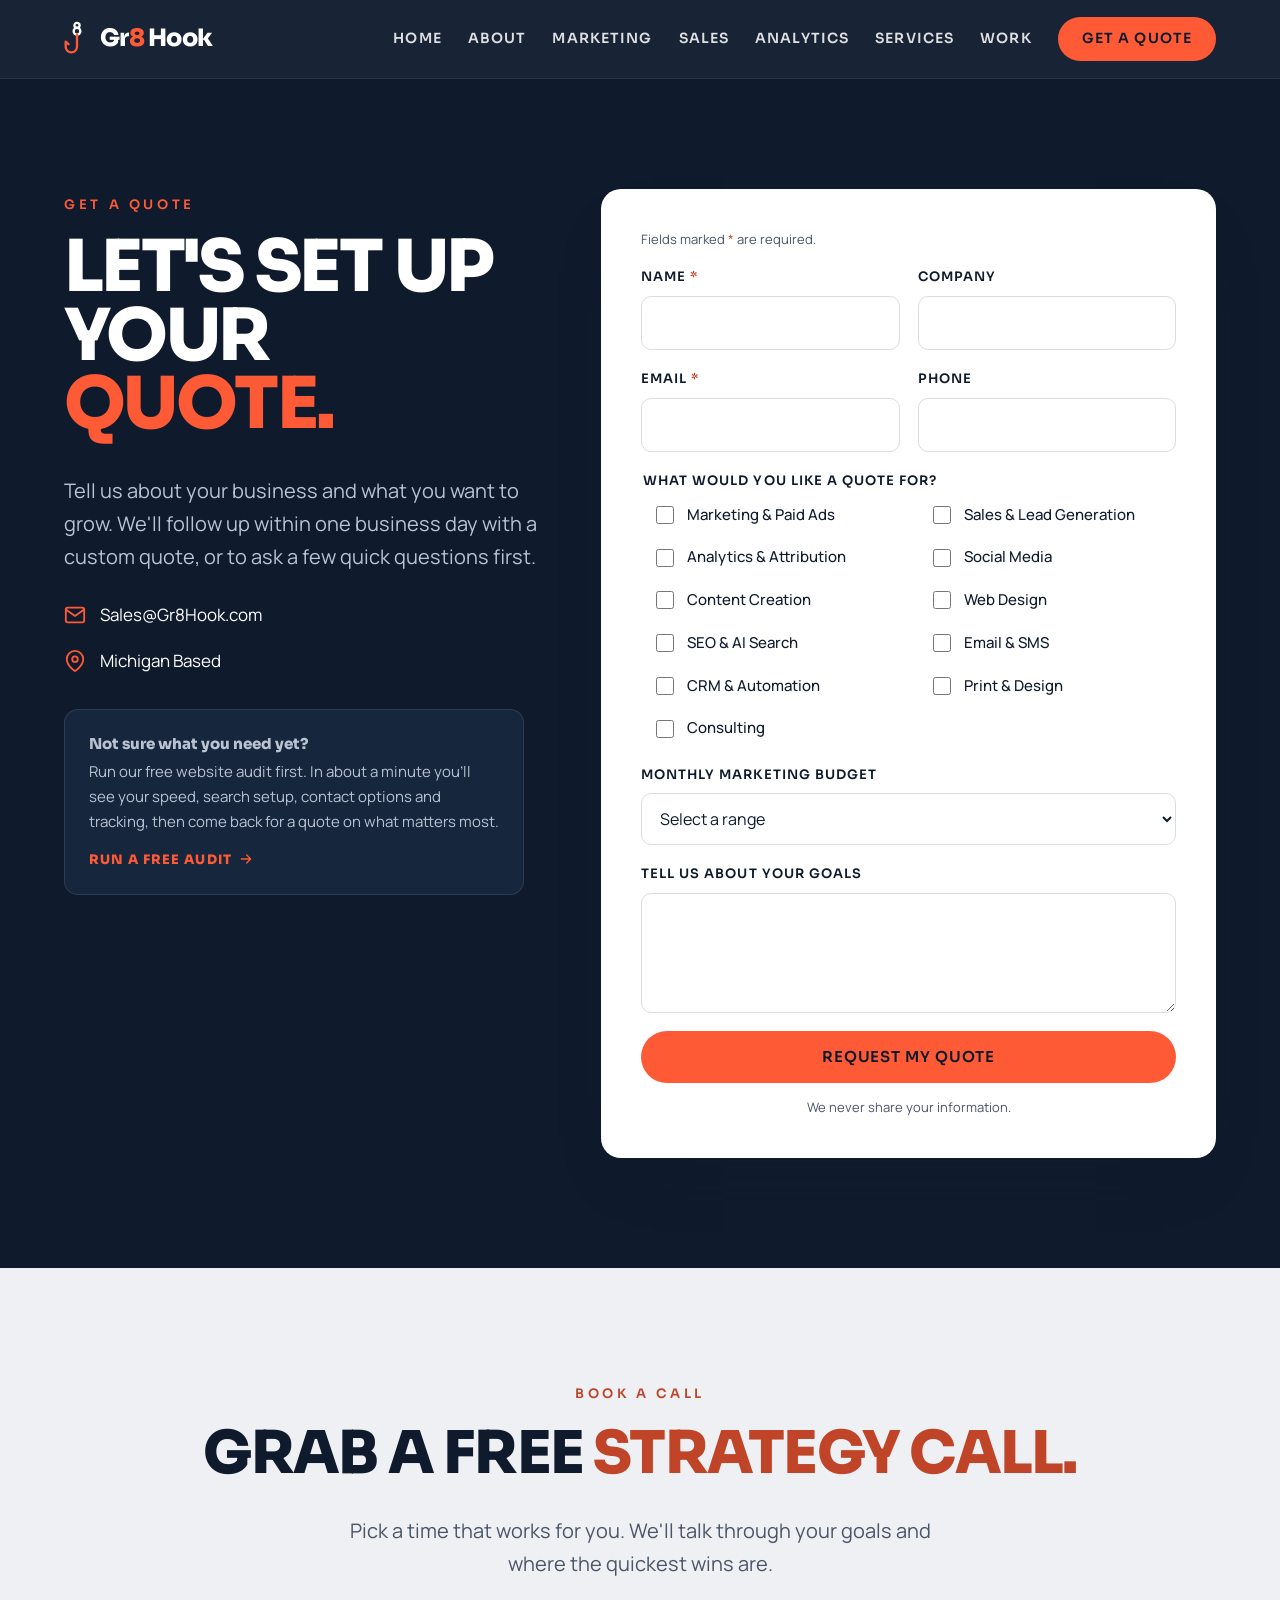
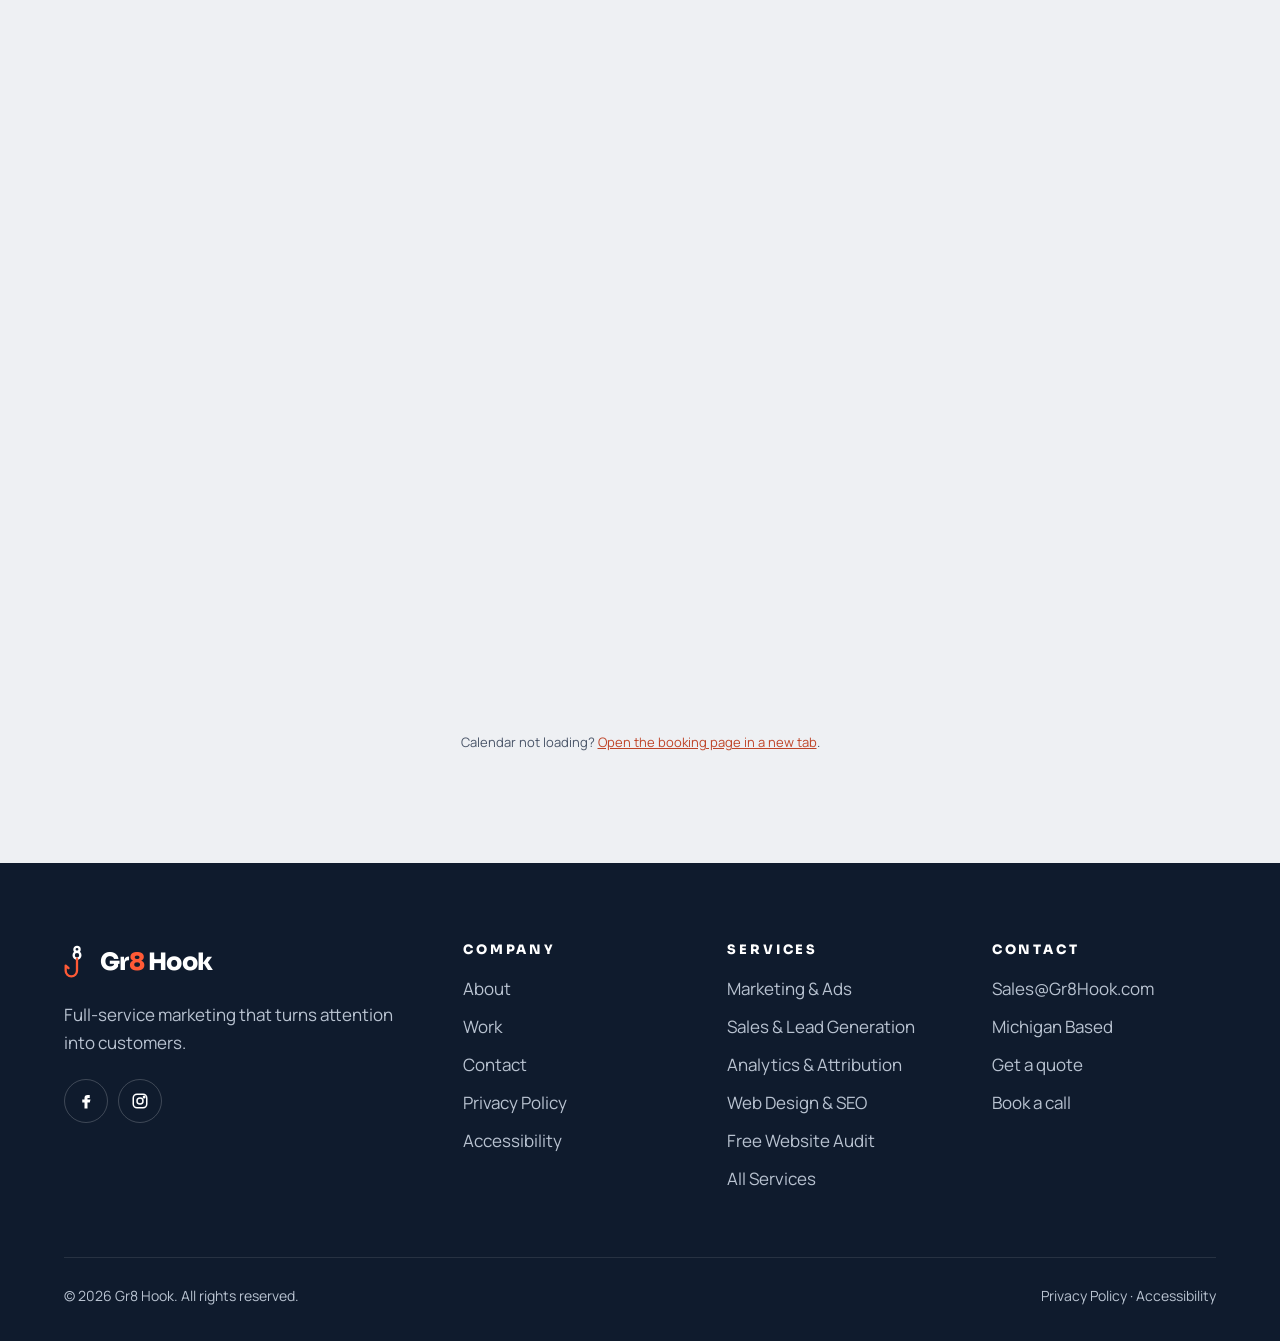
<file: contact/index.html>
<!doctype html>
<html lang="en">
<head>
<meta charset="utf-8">
<meta name="viewport" content="width=device-width, initial-scale=1">
<title>Contact Gr8 Hook | Book a Free Strategy Call</title>
<meta name="description" content="Book a free marketing strategy call with Gr8 Hook or send a message about ads, websites, content or CRM automation. We reply within one business day.">
<meta name="robots" content="index, follow, max-image-preview:large">
<link rel="canonical" href="https://gr8hook.com/contact/">
<meta name="theme-color" content="#0F1B2D">
<meta property="og:type" content="website">
<meta property="og:site_name" content="Gr8 Hook">
<meta property="og:locale" content="en_US">
<meta property="og:title" content="Contact Gr8 Hook | Book a Free Strategy Call">
<meta property="og:description" content="Book a free marketing strategy call with Gr8 Hook or send a message about ads, websites, content or CRM automation. We reply within one business day.">
<meta property="og:url" content="https://gr8hook.com/contact/">
<meta property="og:image" content="https://gr8hook.com/assets/og-image.png">
<meta property="og:image:width" content="1200">
<meta property="og:image:height" content="630">
<meta property="og:image:alt" content="Gr8 Hook logo: a fishing hook whose eye forms an 8">
<meta name="twitter:card" content="summary_large_image">
<meta name="twitter:title" content="Contact Gr8 Hook | Book a Free Strategy Call">
<meta name="twitter:description" content="Book a free marketing strategy call with Gr8 Hook or send a message about ads, websites, content or CRM automation. We reply within one business day.">
<meta name="twitter:image" content="https://gr8hook.com/assets/og-image.png">
<link rel="apple-touch-icon" href="../assets/apple-touch-icon.png">
<link rel="manifest" href="../site.webmanifest">
<script type="application/ld+json">
{
  "@context": "https://schema.org",
  "@graph": [
    {
      "@type": "ProfessionalService",
      "@id": "https://gr8hook.com/#organization",
      "sameAs": [
        "https://www.facebook.com/gr8hook",
        "https://www.instagram.com/gr8hook"
      ],
      "name": "Gr8 Hook",
      "alternateName": "Gr8 Hook Marketing",
      "url": "https://gr8hook.com/",
      "logo": "https://gr8hook.com/assets/logo.png",
      "image": "https://gr8hook.com/assets/og-image.png",
      "description": "Marketing agency offering paid advertising with attribution, an outsourced sales and lead generation team, and marketing analytics across ads, email, forms, calls and print, plus content creation, web design with SEO and AI search, email and SMS, CRM automation and print design. Every client gets a dedicated account manager, and pricing is by custom quote.",
      "email": "Sales@Gr8Hook.com",
      "address": {
        "@type": "PostalAddress",
        "addressRegion": "MI",
        "addressCountry": "US"
      },
      "founder": {
        "@id": "https://gr8hook.com/about/#brandon"
      },
      "areaServed": {
        "@type": "Country",
        "name": "United States"
      },
      "knowsAbout": [
        "Paid Advertising",
        "Marketing Attribution",
        "Lead Generation",
        "Outsourced Sales",
        "Marketing Analytics",
        "Print Marketing Attribution",
        "Social Media Management",
        "Content Creation",
        "Web Design & SEO",
        "Email & SMS Marketing",
        "CRM Setup & Automation",
        "Print & Design"
      ],
      "hasOfferCatalog": {
        "@type": "OfferCatalog",
        "name": "Marketing, sales and analytics services",
        "itemListElement": [
          {
            "@type": "Offer",
            "itemOffered": {
              "@type": "Service",
              "name": "Marketing & Paid Advertising",
              "url": "https://gr8hook.com/marketing/"
            }
          },
          {
            "@type": "Offer",
            "itemOffered": {
              "@type": "Service",
              "name": "Sales & Lead Generation",
              "url": "https://gr8hook.com/sales/"
            }
          },
          {
            "@type": "Offer",
            "itemOffered": {
              "@type": "Service",
              "name": "Analytics & Attribution",
              "url": "https://gr8hook.com/analytics/"
            }
          },
          {
            "@type": "Offer",
            "itemOffered": {
              "@type": "Service",
              "name": "Social Media Management",
              "url": "https://gr8hook.com/services/#social-media"
            }
          },
          {
            "@type": "Offer",
            "itemOffered": {
              "@type": "Service",
              "name": "Content Creation",
              "url": "https://gr8hook.com/services/#content"
            }
          },
          {
            "@type": "Offer",
            "itemOffered": {
              "@type": "Service",
              "name": "Web Design & SEO",
              "url": "https://gr8hook.com/services/#web-seo"
            }
          },
          {
            "@type": "Offer",
            "itemOffered": {
              "@type": "Service",
              "name": "Email & SMS Marketing",
              "url": "https://gr8hook.com/services/#email-sms"
            }
          },
          {
            "@type": "Offer",
            "itemOffered": {
              "@type": "Service",
              "name": "CRM Setup & Automation",
              "url": "https://gr8hook.com/services/#crm"
            }
          },
          {
            "@type": "Offer",
            "itemOffered": {
              "@type": "Service",
              "name": "Print & Design",
              "url": "https://gr8hook.com/services/#design"
            }
          }
        ]
      }
    },
    {
      "@type": "WebSite",
      "@id": "https://gr8hook.com/#website",
      "url": "https://gr8hook.com/",
      "name": "Gr8 Hook",
      "publisher": {
        "@id": "https://gr8hook.com/#organization"
      },
      "inLanguage": "en-US"
    },
    {
      "@type": "ContactPage",
      "@id": "https://gr8hook.com/contact/#webpage",
      "url": "https://gr8hook.com/contact/",
      "name": "Contact Gr8 Hook | Book a Free Strategy Call",
      "description": "Book a free marketing strategy call with Gr8 Hook or send a message about ads, websites, content or CRM automation. We reply within one business day.",
      "isPartOf": {
        "@id": "https://gr8hook.com/#website"
      },
      "about": {
        "@id": "https://gr8hook.com/#organization"
      },
      "inLanguage": "en-US"
    },
    {
      "@type": "BreadcrumbList",
      "itemListElement": [
        {
          "@type": "ListItem",
          "position": 1,
          "name": "Home",
          "item": "https://gr8hook.com/"
        },
        {
          "@type": "ListItem",
          "position": 2,
          "name": "Contact",
          "item": "https://gr8hook.com/contact/"
        }
      ]
    }
  ]
}
</script>
<link rel="icon" href="../favicon.ico" sizes="any">
<link rel="icon" href="../assets/favicon.svg" type="image/svg+xml">
<link rel="icon" href="../assets/favicon-32.png" type="image/png" sizes="32x32">
<link rel="preload" href="../assets/fonts/sora-latin-800-normal.woff2" as="font" type="font/woff2" crossorigin>
<link rel="preload" href="../assets/fonts/manrope-latin-400-normal.woff2" as="font" type="font/woff2" crossorigin>
<link rel="stylesheet" href="../css/style.min.css?v=189093b026">
<!-- Meta Pixel Code -->
<script>
!function(f,b,e,v,n,t,s)
{if(f.fbq)return;n=f.fbq=function(){n.callMethod?
n.callMethod.apply(n,arguments):n.queue.push(arguments)};
if(!f._fbq)f._fbq=n;n.push=n;n.loaded=!0;n.version='2.0';
n.queue=[];t=b.createElement(e);t.async=!0;
t.src=v;s=b.getElementsByTagName(e)[0];
s.parentNode.insertBefore(t,s)}(window, document,'script',
'https://connect.facebook.net/en_US/fbevents.js');
fbq('init', '1065242523233854');
fbq('track', 'PageView');
</script>
<noscript><img height="1" width="1" style="display:none"
src="https://www.facebook.com/tr?id=1065242523233854&ev=PageView&noscript=1"
alt="" /></noscript>
<!-- End Meta Pixel Code -->
</head>
<body>
<a class="skip-link" href="#main">Skip to main content</a>

<header class="site-header">
  <div class="container">
    <a class="brand" href="../" aria-label="Gr8 Hook home">
      <svg viewBox="0 0 100 140" fill="none" aria-hidden="true"><circle cx="50" cy="17" r="10" stroke="#FFFFFF" stroke-width="9"/><circle cx="50" cy="40" r="13" stroke="#FFFFFF" stroke-width="9"/><path d="M50 53 L50 100 A22 22 0 0 1 6 100 L6 80 L17 90" stroke="#FF5A36" stroke-width="9" stroke-linecap="round" stroke-linejoin="round"/></svg>
      <span>Gr<span class="accent">8</span> Hook</span>
    </a>
    <button class="nav-toggle" aria-label="Open menu" aria-expanded="false" aria-controls="site-nav">
      <svg viewBox="0 0 24 24" fill="none" stroke="currentColor" stroke-width="2" stroke-linecap="round" aria-hidden="true"><path d="M4 7h16M4 12h16M4 17h16"/></svg>
    </button>
    <nav class="nav" id="site-nav" aria-label="Main">
      <a href="../">Home</a>
      <a href="../about/">About</a>
      <a href="../marketing/">Marketing</a>
      <a href="../sales/">Sales</a>
      <a href="../analytics/">Analytics</a>
      <a href="../services/">Services</a>
      <a href="../work/">Work</a>
      <a class="btn btn--coral" href="../contact/#quote">Get a Quote</a>
    </nav>
  </div>
</header>

<main id="main" tabindex="-1">

  <section class="section dark">
    <div class="container contact-grid">
      <div>
        <span class="eyebrow">Get a quote</span>
        <h1 class="display" style="font-size: clamp(40px, 5.6vw, 76px)">Let's set up your <span class="accent">quote.</span></h1>
        <p class="lead">Tell us about your business and what you want to grow. We'll follow up within one business day with a custom quote, or to ask a few quick questions first.</p>
        <ul class="contact-list">
          <li>
            <svg viewBox="0 0 24 24" fill="none" stroke="currentColor" stroke-width="2" stroke-linecap="round" stroke-linejoin="round" aria-hidden="true"><rect x="2" y="4" width="20" height="16" rx="2"/><path d="M22 6l-10 7L2 6"/></svg>
            <a href="mailto:Sales@Gr8Hook.com">Sales@Gr8Hook.com</a>
          </li>
          <li>
            <svg viewBox="0 0 24 24" fill="none" stroke="currentColor" stroke-width="2" stroke-linecap="round" stroke-linejoin="round" aria-hidden="true"><path d="M21 10c0 7-9 13-9 13s-9-6-9-13a9 9 0 0 1 18 0z"/><circle cx="12" cy="10" r="3"/></svg>
            <span>Michigan Based</span>
          </li>
        </ul>
        <div class="contact-audit">
          <p class="contact-audit-title">Not sure what you need yet?</p>
          <p>Run our free website audit first. In about a minute you&rsquo;ll see your speed, search setup, contact options and tracking, then come back for a quote on what matters most.</p>
          <a class="see-ex" href="../audit/">Run a free audit <svg viewBox="0 0 24 24" fill="none" stroke="currentColor" stroke-width="2" stroke-linecap="round" stroke-linejoin="round" aria-hidden="true"><path d="M5 12h14M13 6l6 6-6 6"/></svg></a>
        </div>
      </div>

      <form class="form" id="quote" action="https://formsubmit.co/Admin@gr8hook.com" method="POST">
        <input type="hidden" name="_subject" value="New quote request from gr8hook.com">
        <input type="hidden" name="_template" value="table">
        <input type="text" name="_honey" style="display:none" tabindex="-1" autocomplete="off" aria-hidden="true">
        <p class="form-note" style="text-align:left;margin:0 0 16px">Fields marked <span class="req" aria-hidden="true">*</span><span class="sr-only">with an asterisk</span> are required.</p>
        <div class="form-row">
          <div class="field">
            <label for="name">Name <span class="req" aria-hidden="true">*</span></label>
            <input id="name" name="name" type="text" autocomplete="name" required>
          </div>
          <div class="field">
            <label for="company">Company</label>
            <input id="company" name="company" type="text" autocomplete="organization">
          </div>
        </div>
        <div class="form-row">
          <div class="field">
            <label for="email">Email <span class="req" aria-hidden="true">*</span></label>
            <input id="email" name="email" type="email" autocomplete="email" required>
          </div>
          <div class="field">
            <label for="phone">Phone</label>
            <input id="phone" name="phone" type="tel" autocomplete="tel">
          </div>
        </div>
        <fieldset class="field">
          <legend>What would you like a quote for?</legend>
          <div class="checks" data-service-checks>
            <label><input type="checkbox" name="services" value="Marketing & Paid Ads" data-service="marketing"> Marketing &amp; Paid Ads</label>
            <label><input type="checkbox" name="services" value="Sales & Lead Generation" data-service="sales"> Sales &amp; Lead Generation</label>
            <label><input type="checkbox" name="services" value="Analytics & Attribution" data-service="analytics"> Analytics &amp; Attribution</label>
            <label><input type="checkbox" name="services" value="Social Media" data-service="social"> Social Media</label>
            <label><input type="checkbox" name="services" value="Content Creation" data-service="content"> Content Creation</label>
            <label><input type="checkbox" name="services" value="Web Design" data-service="web"> Web Design</label>
            <label><input type="checkbox" name="services" value="SEO & AI Search" data-service="seo"> SEO &amp; AI Search</label>
            <label><input type="checkbox" name="services" value="Email & SMS" data-service="email"> Email &amp; SMS</label>
            <label><input type="checkbox" name="services" value="CRM & Automation" data-service="crm"> CRM &amp; Automation</label>
            <label><input type="checkbox" name="services" value="Print & Design" data-service="design"> Print &amp; Design</label>
            <label><input type="checkbox" name="services" value="Consulting" data-service="consulting"> Consulting</label>
          </div>
        </fieldset>
        <div class="field">
          <label for="budget">Monthly marketing budget</label>
          <select id="budget" name="budget">
            <option value="">Select a range</option>
            <option>Under $1,000</option>
            <option>$1,000 – $2,500</option>
            <option>$2,500 – $5,000</option>
            <option>$5,000+</option>
          </select>
        </div>
        <div class="field">
          <label for="message">Tell us about your goals</label>
          <textarea id="message" name="message"></textarea>
        </div>
        <button class="btn btn--coral" type="submit">Request My Quote</button>
        <p class="form-note">We never share your information.</p>
      </form>
    </div>
  </section>

  <section class="section mist" id="book">
    <div class="container" style="text-align: center">
      <span class="eyebrow">Book a call</span>
      <h2 class="h2">Grab a free <span class="accent">strategy call.</span></h2>
      <p class="lead" style="margin: 0 auto 34px">Pick a time that works for you. We'll talk through your goals and where the quickest wins are.</p>
      <div class="calendly-inline-widget" data-url="https://calendly.com/admin-gr8hook?hide_gdpr_banner=1&amp;primary_color=bf4428" style="max-width: 1000px; min-width: 0; height: 700px; margin: 0 auto"></div>
      <script src="https://assets.calendly.com/assets/external/widget.js" async></script>
      <p class="form-note" style="margin-top: 18px">Calendar not loading? <a href="https://calendly.com/admin-gr8hook" target="_blank" rel="noopener">Open the booking page in a new tab</a>.</p>
    </div>
  </section>

</main>

<footer class="site-footer">
  <div class="container">
    <div class="footer-grid">
      <div>
        <a class="brand" href="../" aria-label="Gr8 Hook home">
          <svg viewBox="0 0 100 140" fill="none" aria-hidden="true"><circle cx="50" cy="17" r="10" stroke="#FFFFFF" stroke-width="9"/><circle cx="50" cy="40" r="13" stroke="#FFFFFF" stroke-width="9"/><path d="M50 53 L50 100 A22 22 0 0 1 6 100 L6 80 L17 90" stroke="#FF5A36" stroke-width="9" stroke-linecap="round" stroke-linejoin="round"/></svg>
          <span>Gr<span class="accent">8</span> Hook</span>
        </a>
        <p>Full-service marketing that turns attention into customers.</p>
        <div class="socials">
          <a href="https://www.facebook.com/gr8hook" target="_blank" rel="noopener" aria-label="Gr8 Hook on Facebook (opens in a new tab)"><svg viewBox="0 0 24 24" fill="currentColor" aria-hidden="true"><path d="M14 8h3V4h-3c-2.8 0-4 1.7-4 4v2H7v4h3v8h4v-8h3l1-4h-4V8.5c0-.3.2-.5.5-.5z"/></svg></a>
          <a href="https://www.instagram.com/gr8hook" target="_blank" rel="noopener" aria-label="Gr8 Hook on Instagram (opens in a new tab)"><svg viewBox="0 0 24 24" fill="none" stroke="currentColor" stroke-width="2" aria-hidden="true"><rect x="3" y="3" width="18" height="18" rx="5"/><circle cx="12" cy="12" r="4"/><circle cx="17.5" cy="6.5" r="1" fill="currentColor"/></svg></a>
        </div>
      </div>
      <div>
        <h2 class="ft-h">Company</h2>
        <ul>
          <li><a href="../about/">About</a></li>
          <li><a href="../work/">Work</a></li>
          <li><a href="../contact/">Contact</a></li>
          <li><a href="../privacy/">Privacy Policy</a></li>
          <li><a href="../accessibility/">Accessibility</a></li>
        </ul>
      </div>
      <div>
        <h2 class="ft-h">Services</h2>
        <ul>
          <li><a href="../marketing/">Marketing &amp; Ads</a></li>
          <li><a href="../sales/">Sales &amp; Lead Generation</a></li>
          <li><a href="../analytics/">Analytics &amp; Attribution</a></li>
          <li><a href="../services/#web-seo">Web Design &amp; SEO</a></li>
          <li><a href="../audit/">Free Website Audit</a></li>
          <li><a href="../services/">All Services</a></li>
        </ul>
      </div>
      <div>
        <h2 class="ft-h">Contact</h2>
        <ul>
          <li><a href="mailto:Sales@Gr8Hook.com">Sales@Gr8Hook.com</a></li>
          <li>Michigan Based</li>
          <li><a href="../contact/#quote">Get a quote</a></li>
          <li><a href="../contact/#book">Book a call</a></li>
        </ul>
      </div>
    </div>
    <div class="footer-bottom">
      <span>&copy; <span id="year">2026</span> Gr8 Hook. All rights reserved.</span>
      <span><a href="../privacy/">Privacy Policy</a> · <a href="../accessibility/">Accessibility</a></span>
    </div>
  </div>
</footer>

<script src="../js/main.js?v=905780f7b3"></script>
</body>
</html>
</file>
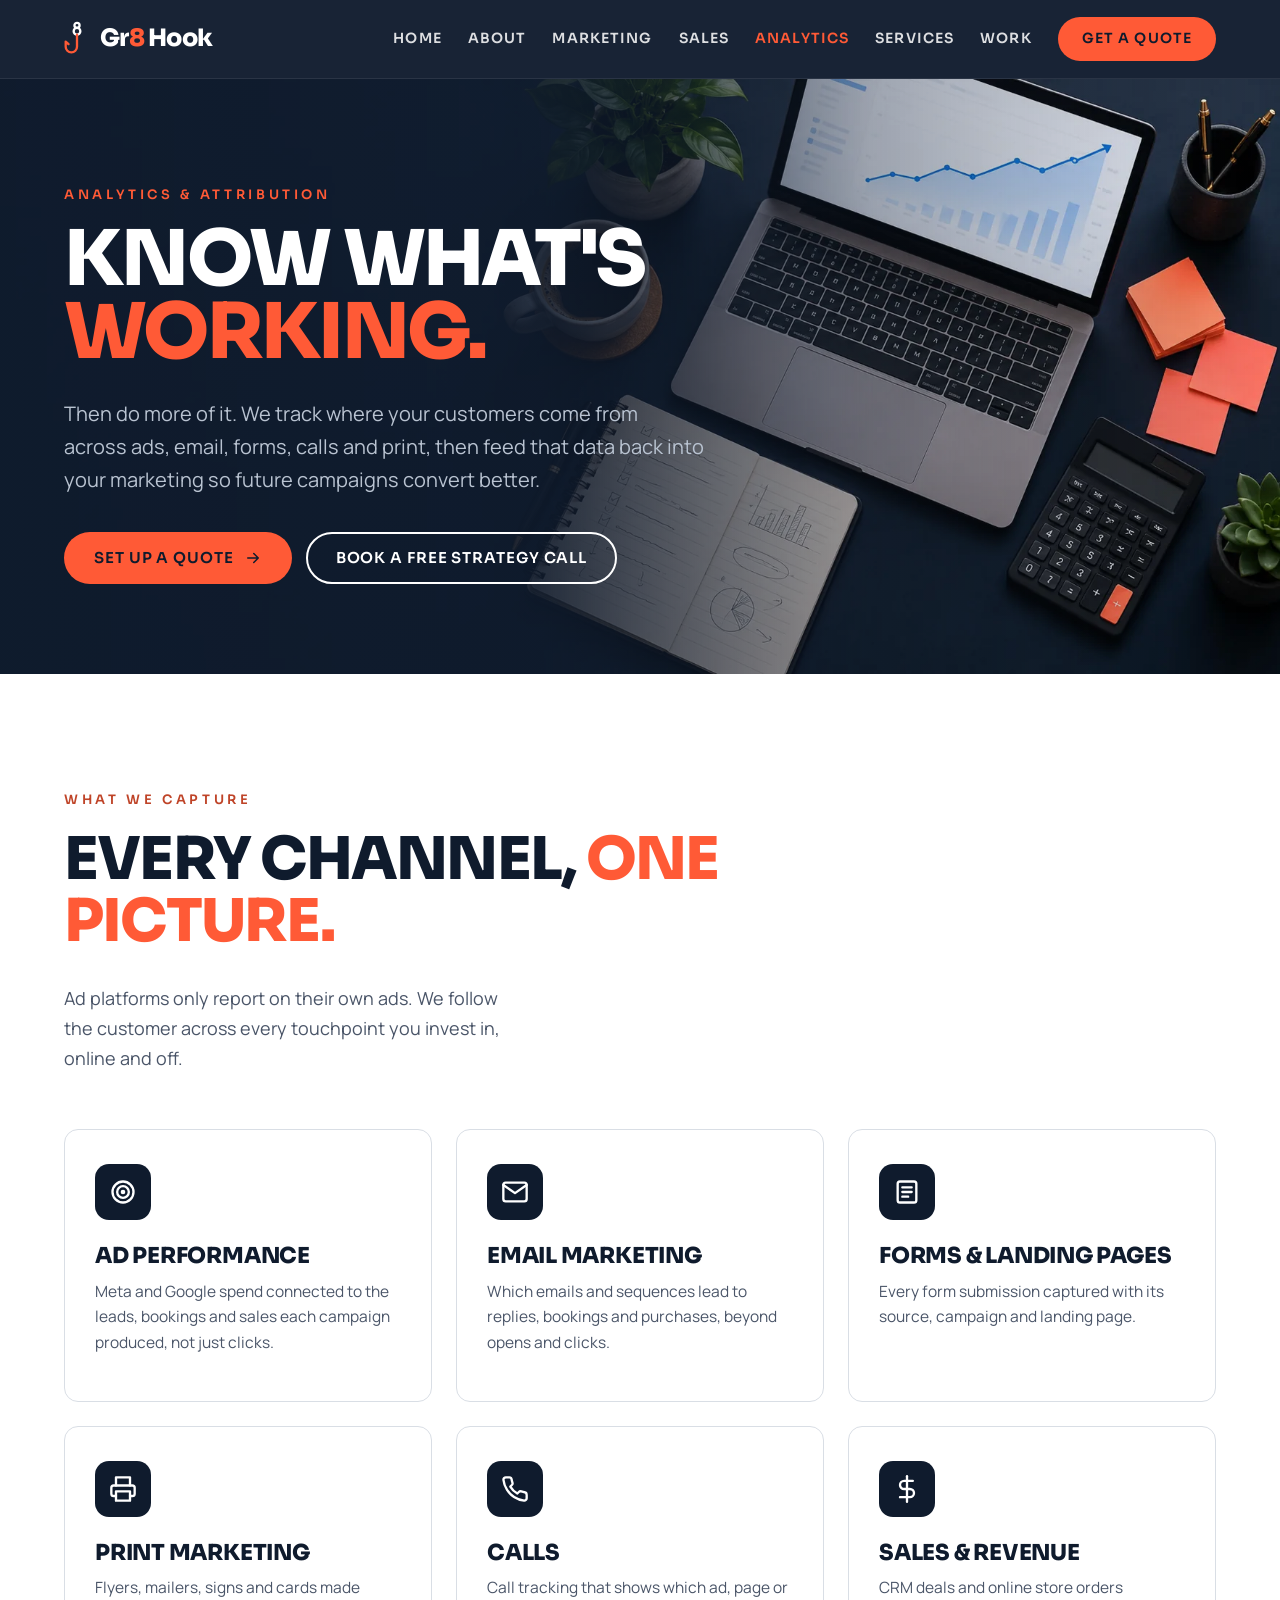
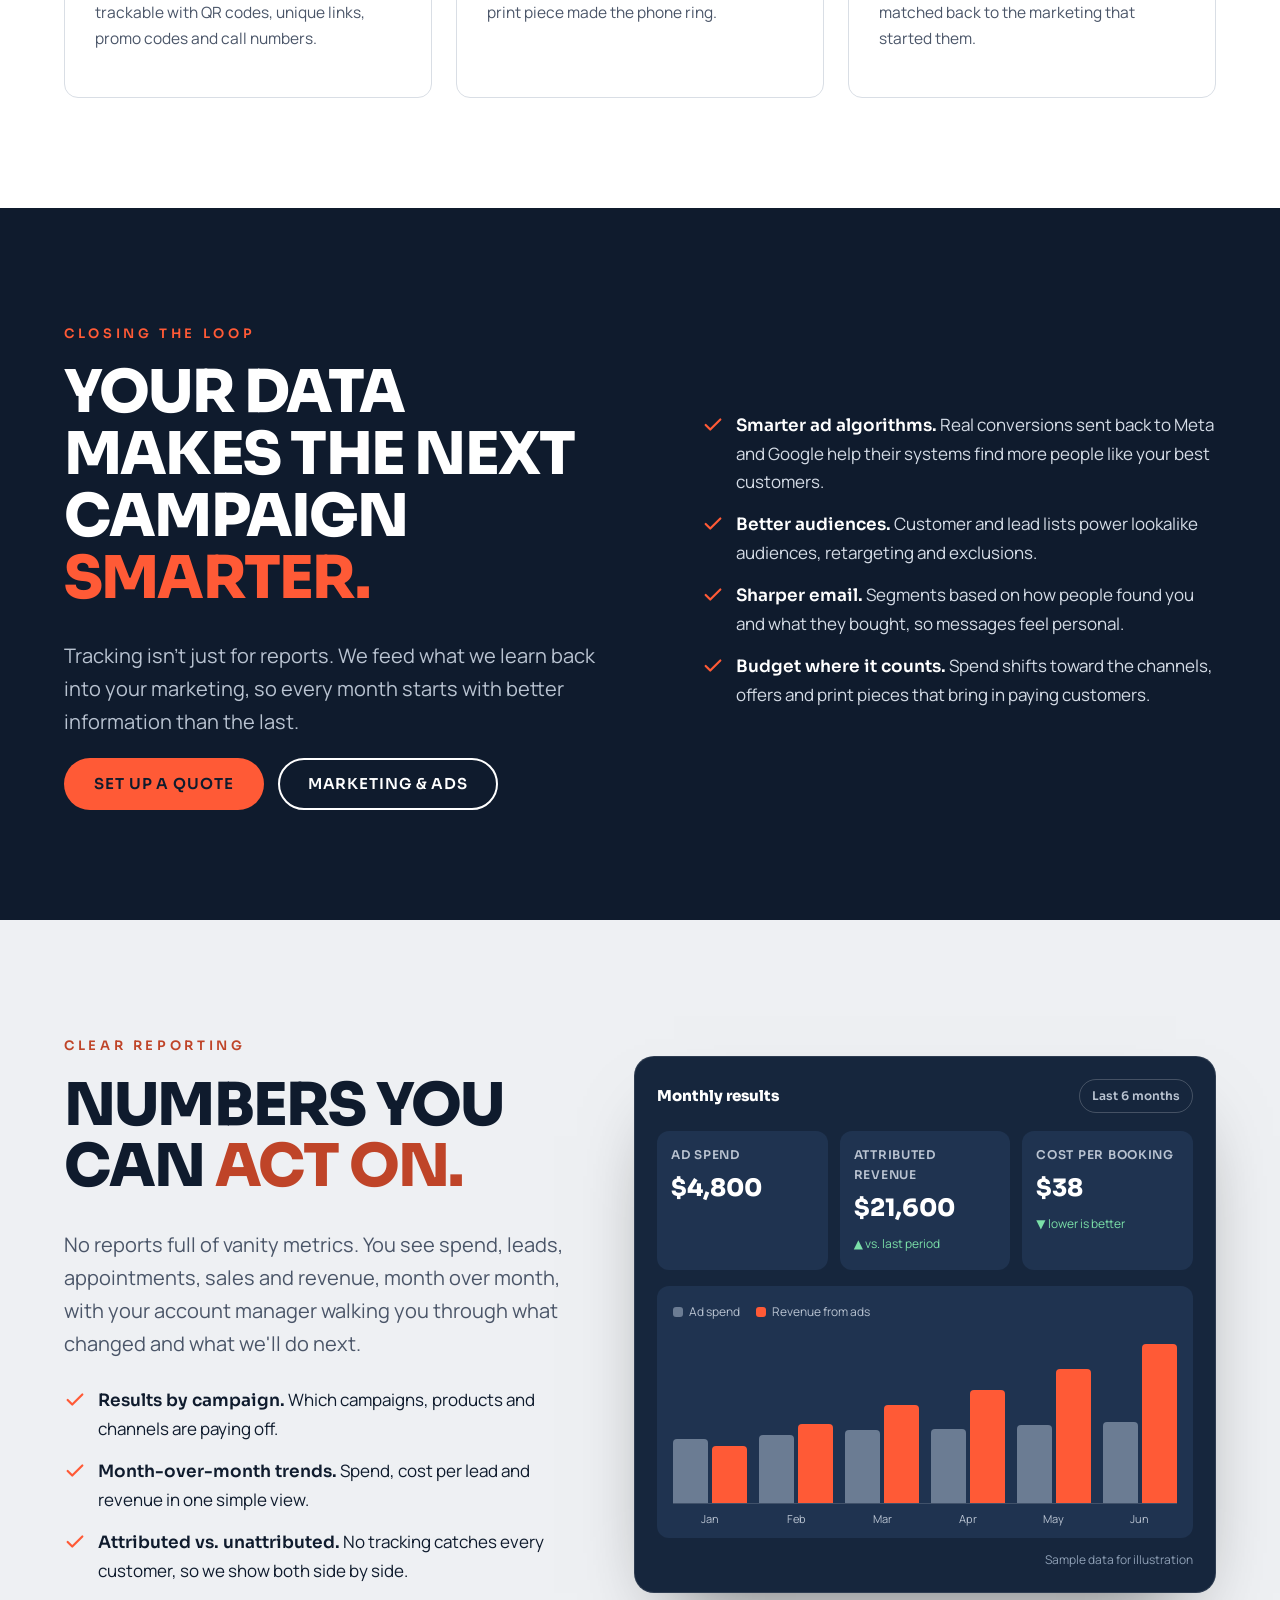
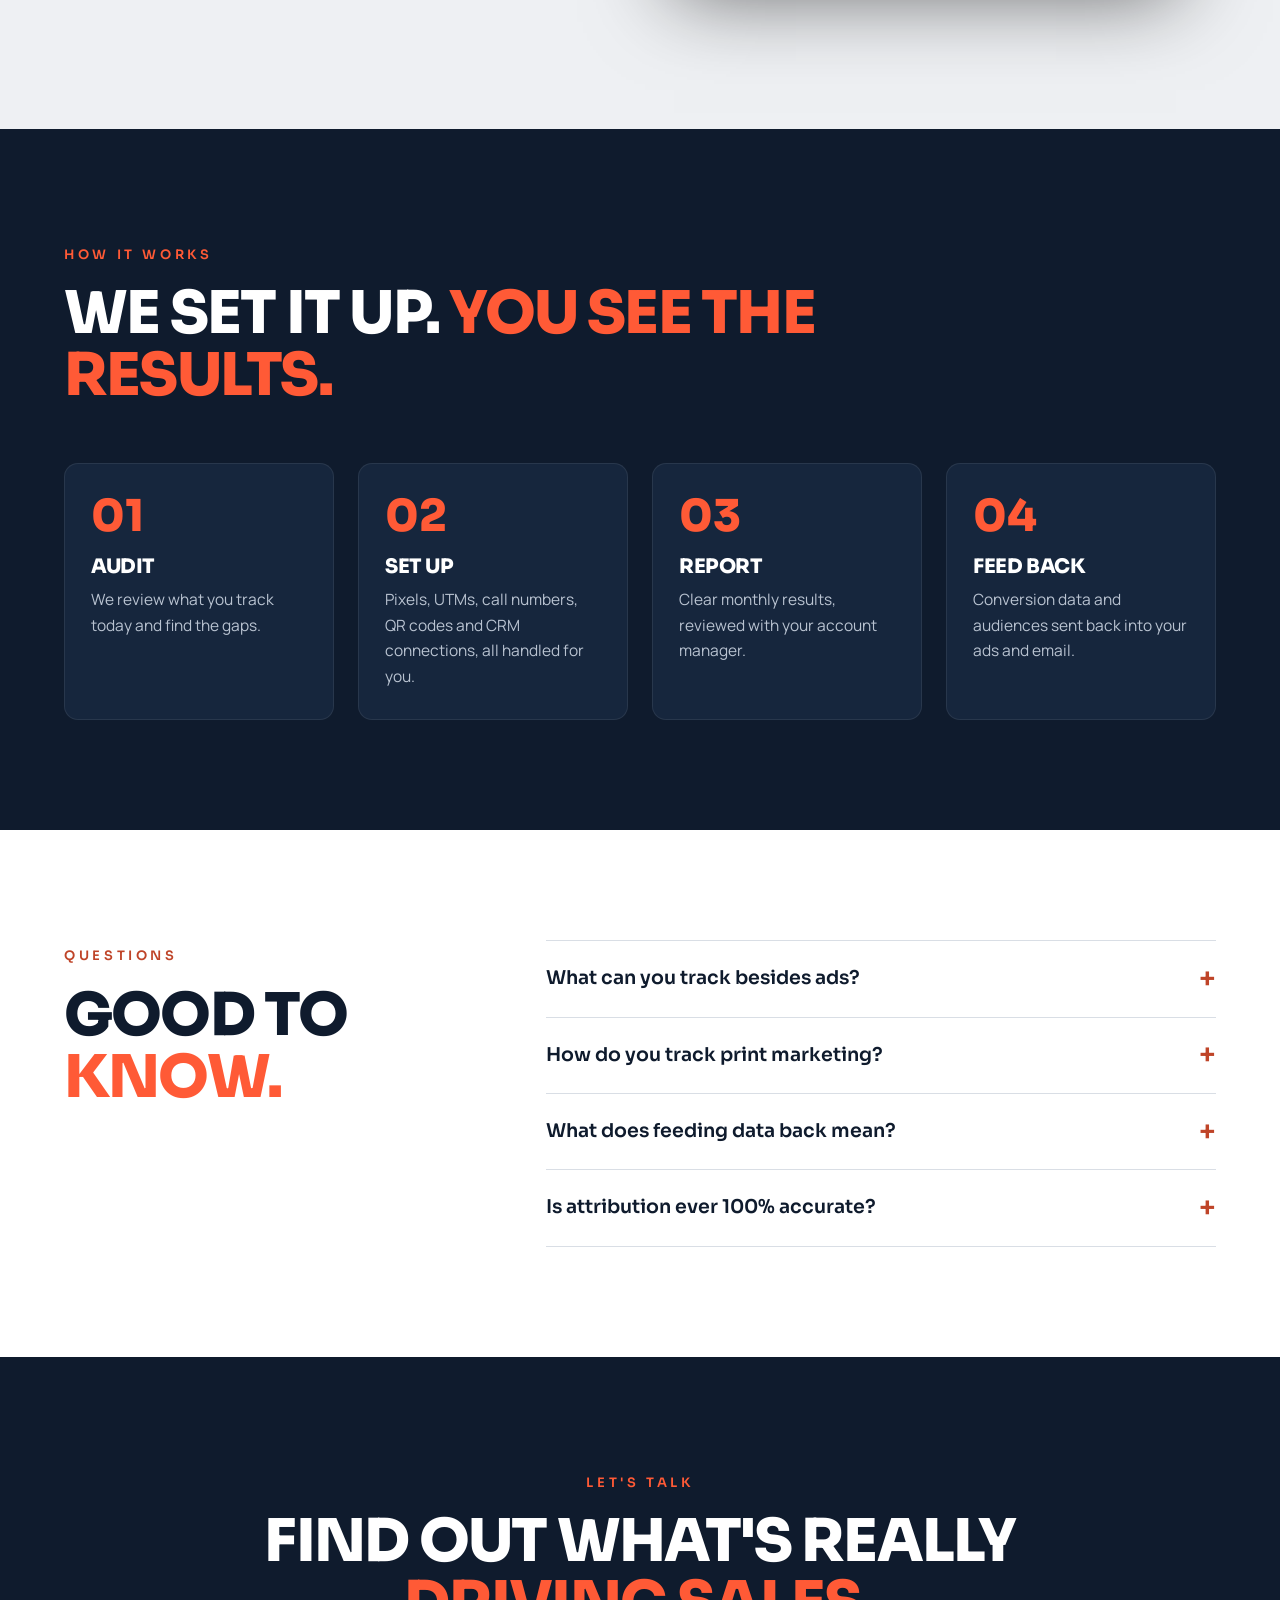
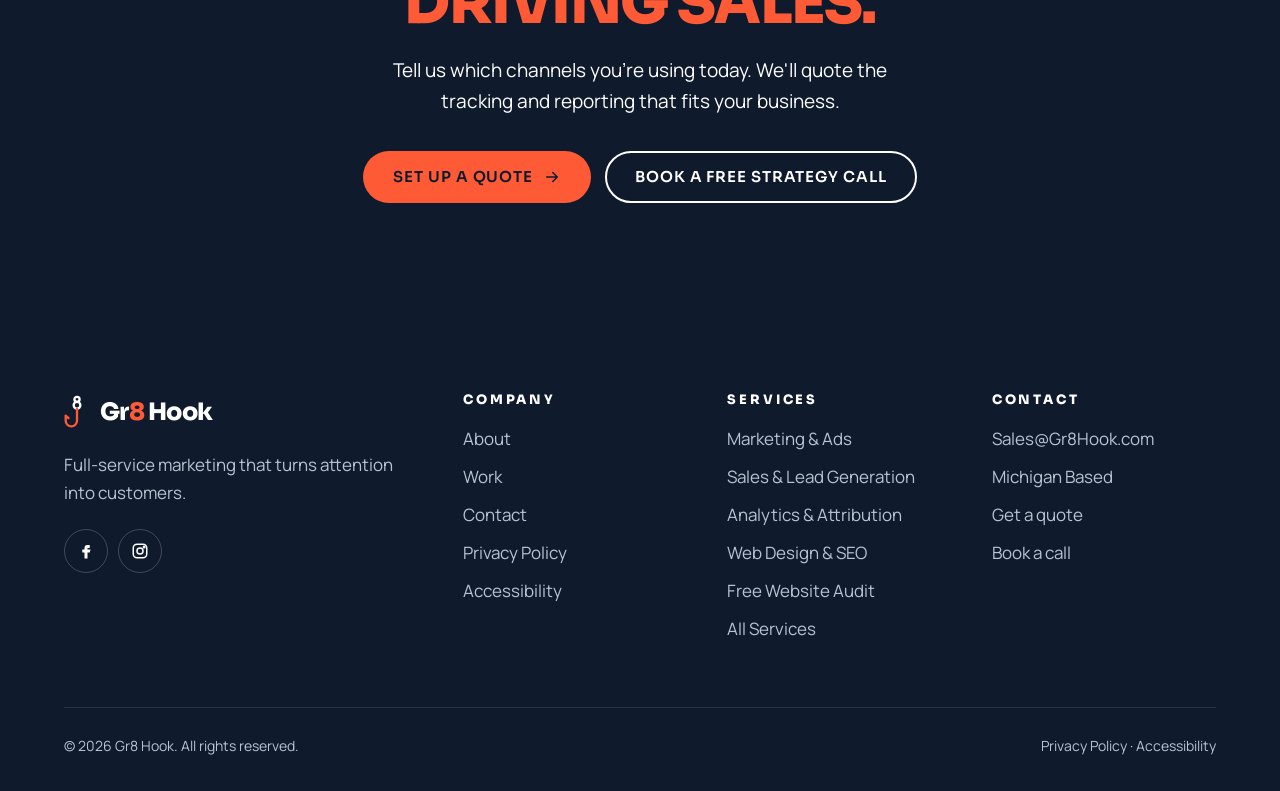
<file: dashboard/index.html>
<!doctype html>
<html lang="en">
<head>
<meta charset="utf-8">
<meta name="viewport" content="width=device-width, initial-scale=1">
<title>Moved | Gr8 Hook</title>
<meta name="robots" content="noindex, follow">
<link rel="canonical" href="https://gr8hook.com/analytics/">
<meta http-equiv="refresh" content="0; url=../analytics/">
<script>location.replace('../analytics/');</script>
</head>
<body>
<p>This page has moved. <a href="../analytics/">Analytics and attribution</a>.</p>
</body>
</html>
</file>
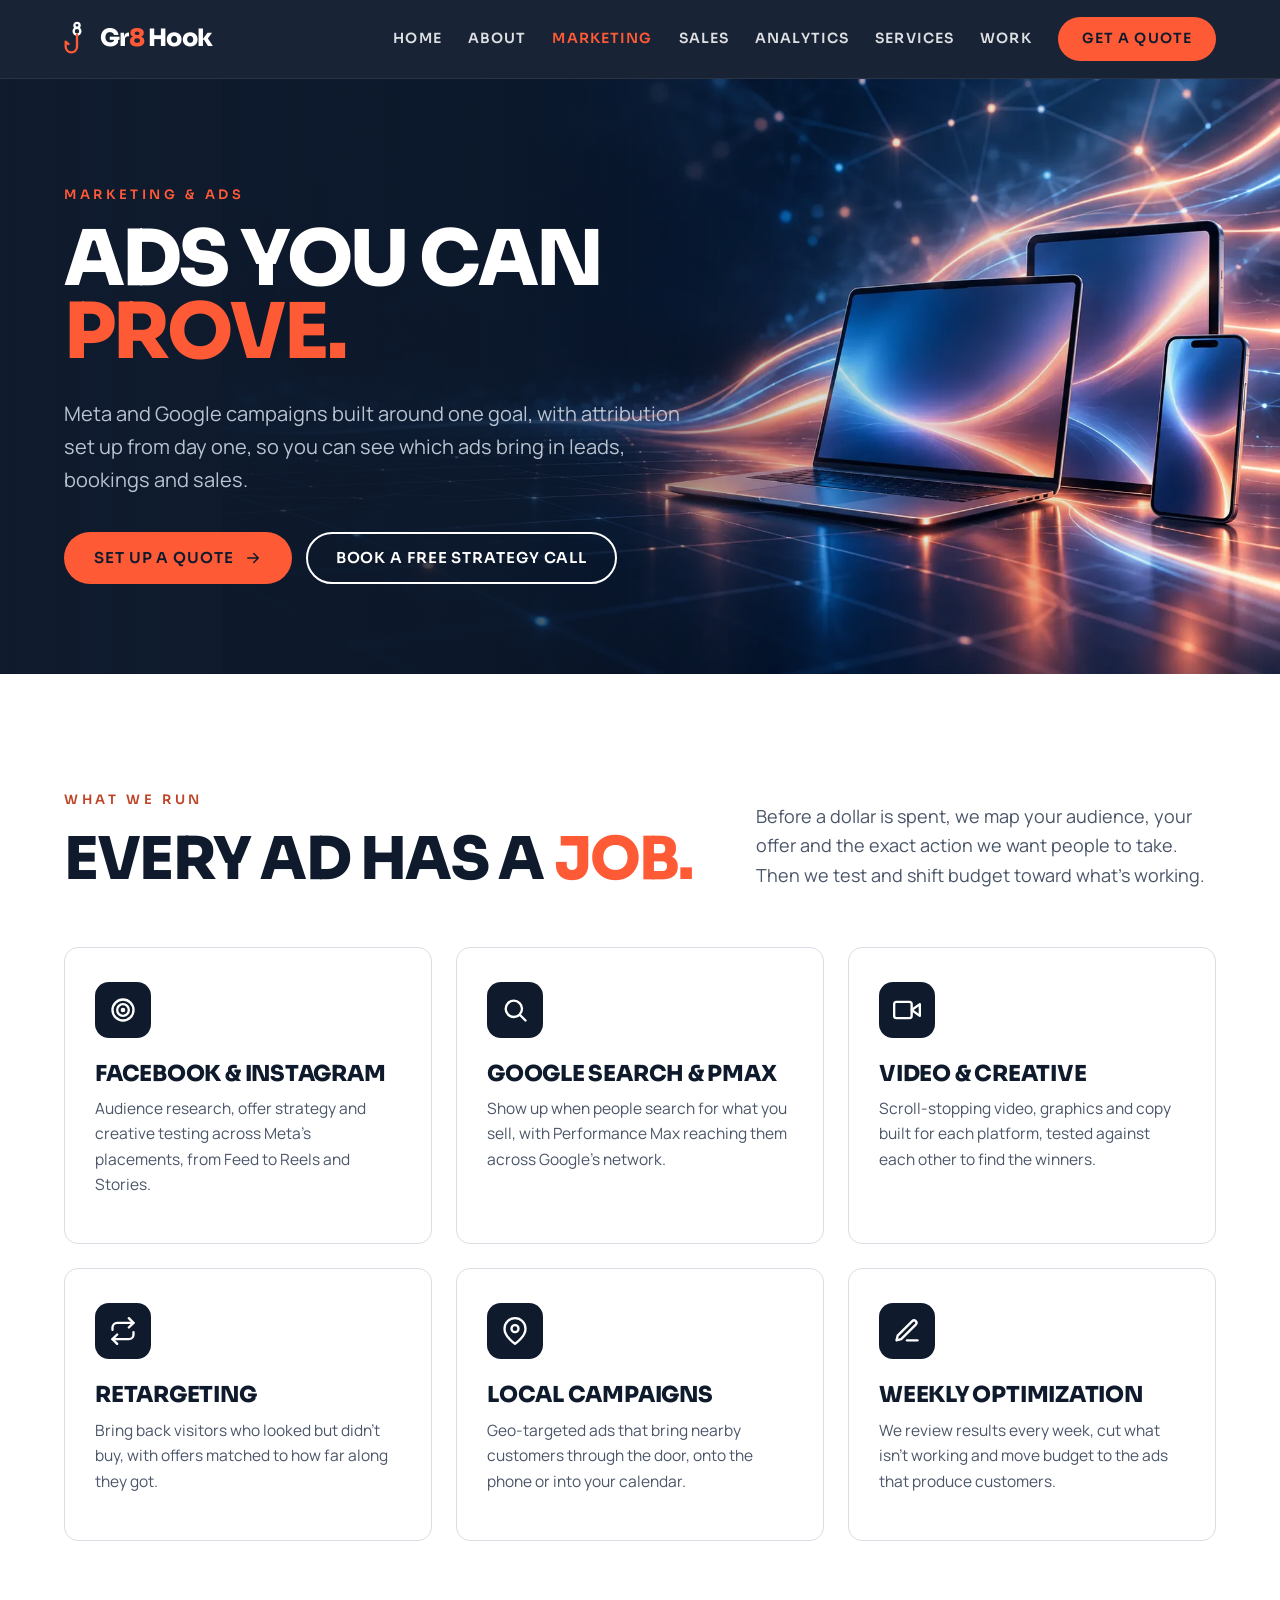
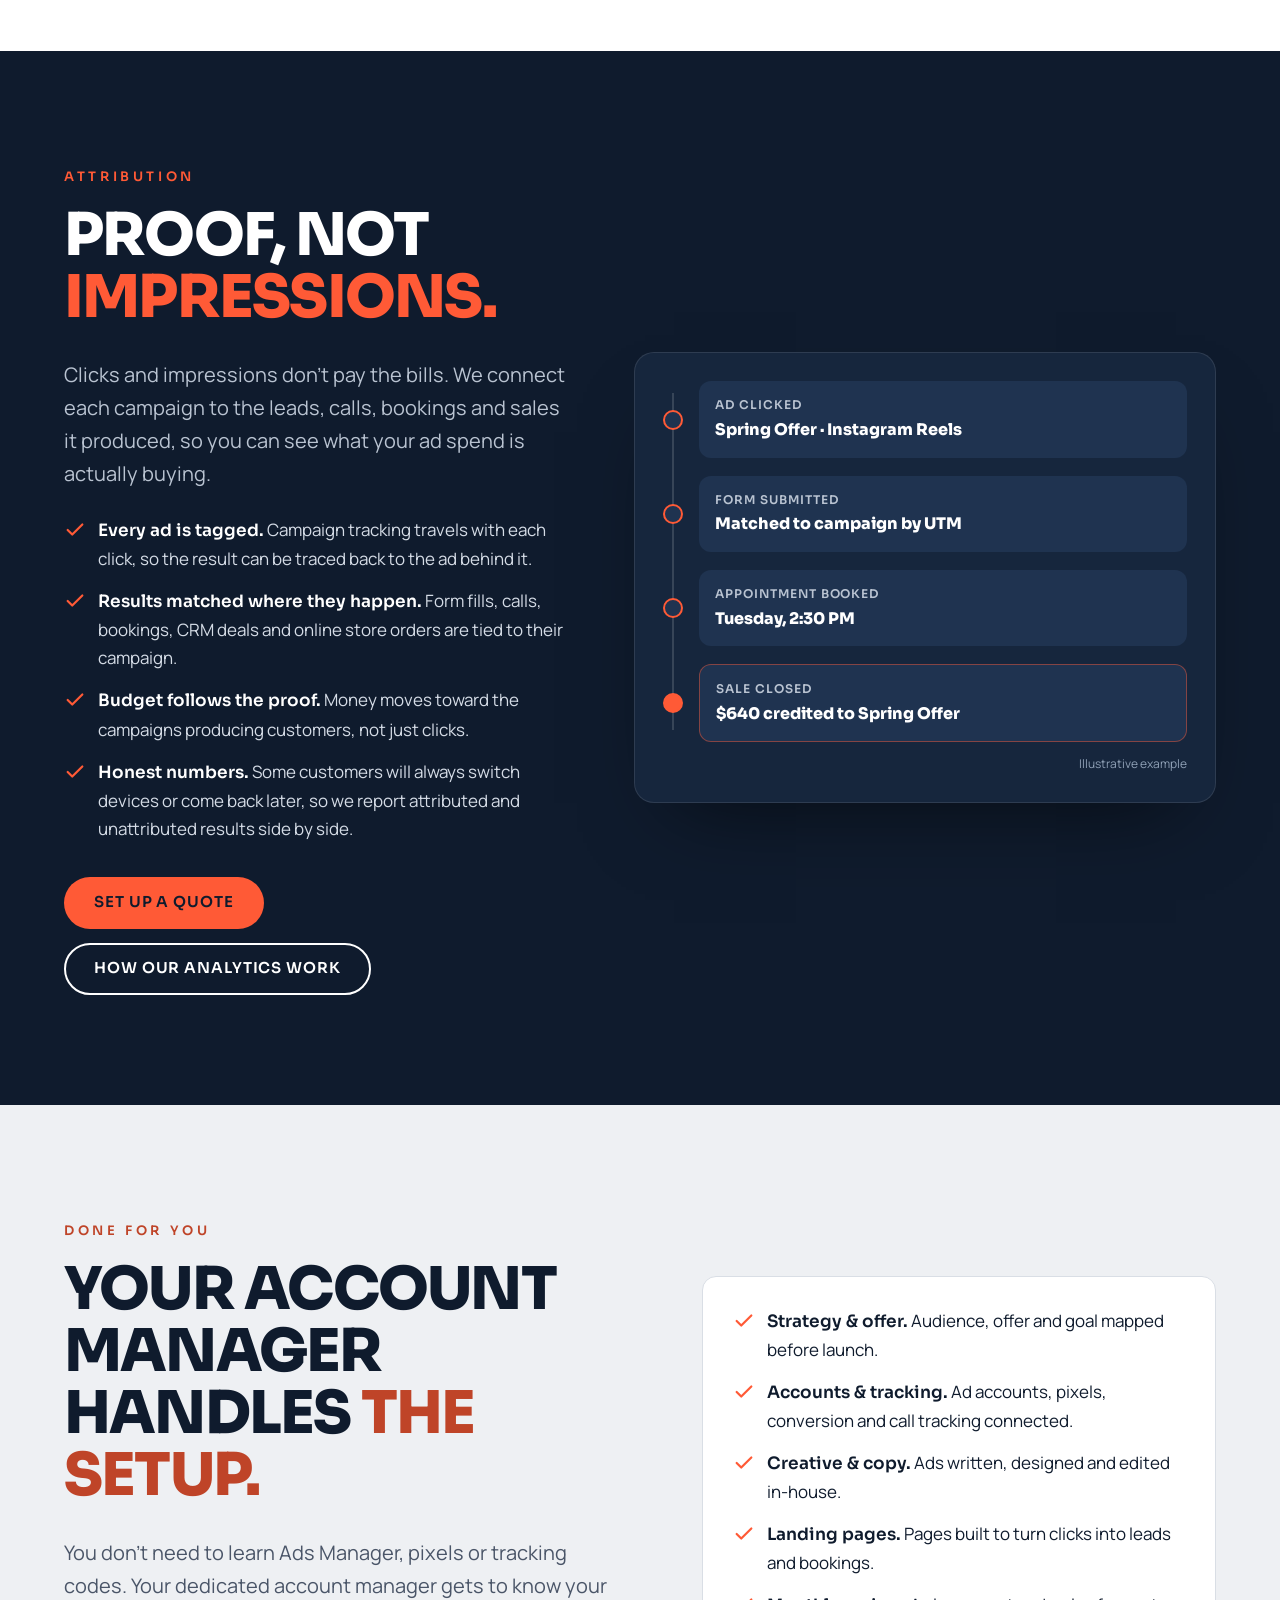
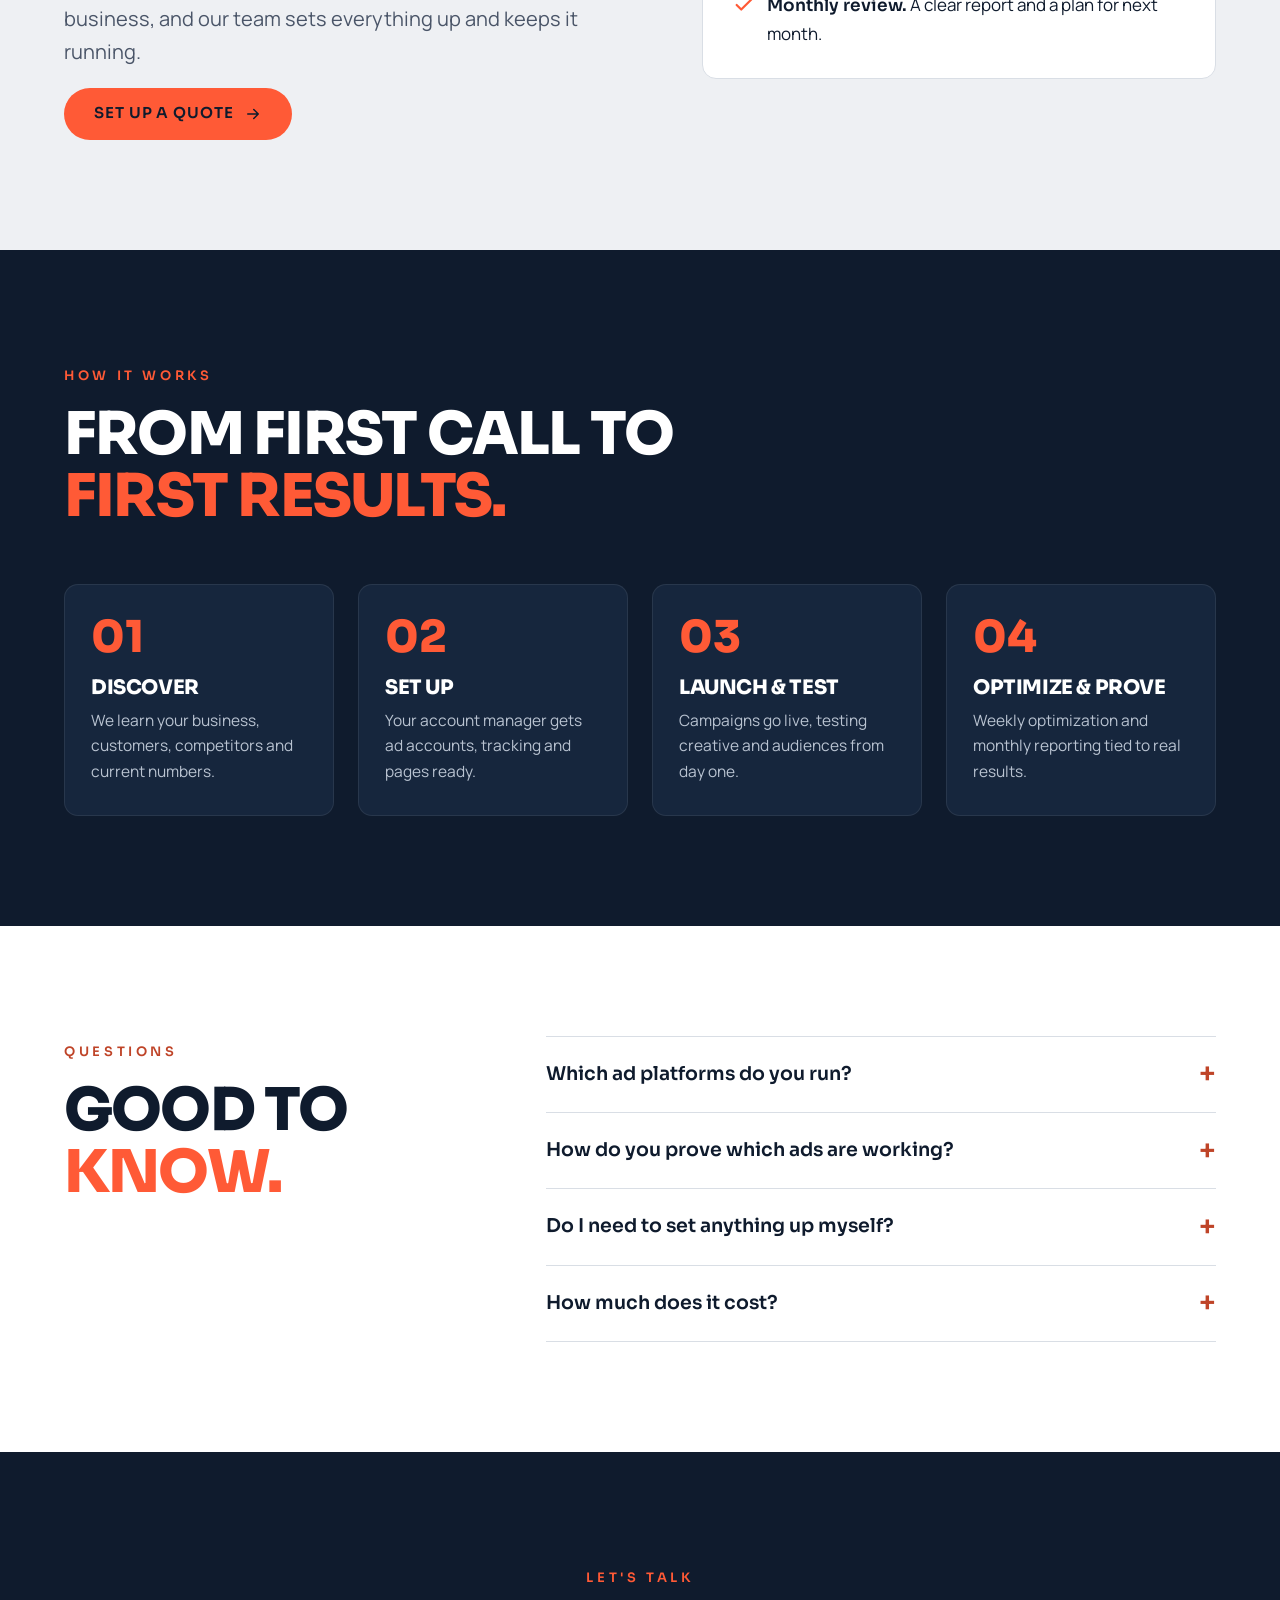
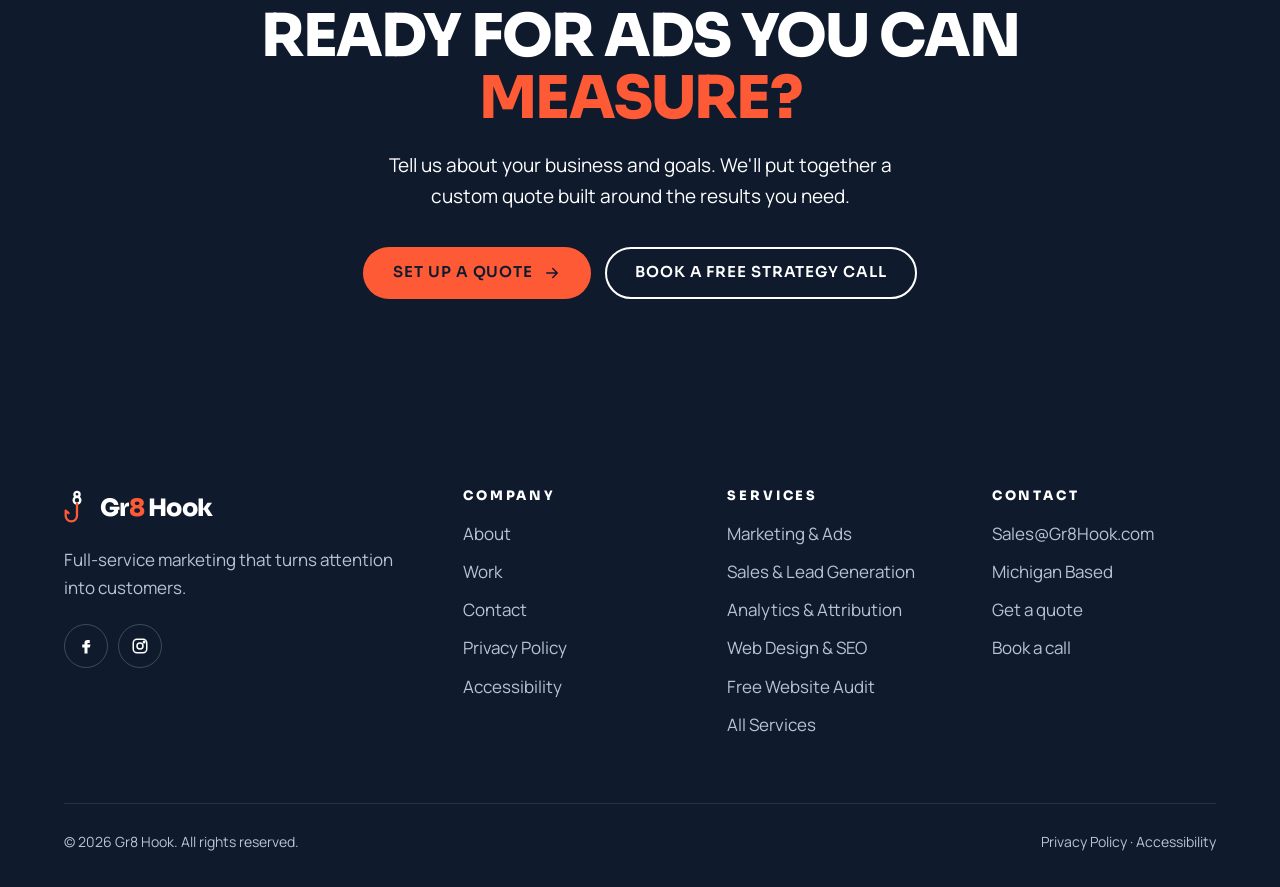
<file: marketing/index.html>
<!doctype html>
<html lang="en">
<head>
<meta charset="utf-8">
<meta name="viewport" content="width=device-width, initial-scale=1">
<title>Paid Ads &amp; Marketing with Attribution | Gr8 Hook</title>
<meta name="description" content="Meta and Google ad campaigns with attribution built in, so you can see which ads bring in leads, bookings and sales. Dedicated account manager and full setup included.">
<meta name="robots" content="index, follow, max-image-preview:large">
<link rel="canonical" href="https://gr8hook.com/marketing/">
<meta name="theme-color" content="#0F1B2D">
<meta property="og:type" content="website">
<meta property="og:site_name" content="Gr8 Hook">
<meta property="og:locale" content="en_US">
<meta property="og:title" content="Paid Ads &amp; Marketing with Attribution | Gr8 Hook">
<meta property="og:description" content="Meta and Google ad campaigns with attribution built in, so you can see which ads bring in leads, bookings and sales. Dedicated account manager and full setup included.">
<meta property="og:url" content="https://gr8hook.com/marketing/">
<meta property="og:image" content="https://gr8hook.com/assets/og-image.png">
<meta property="og:image:width" content="1200">
<meta property="og:image:height" content="630">
<meta property="og:image:alt" content="Gr8 Hook logo: a fishing hook whose eye forms an 8">
<meta name="twitter:card" content="summary_large_image">
<meta name="twitter:title" content="Paid Ads &amp; Marketing with Attribution | Gr8 Hook">
<meta name="twitter:description" content="Meta and Google ad campaigns with attribution built in, so you can see which ads bring in leads, bookings and sales. Dedicated account manager and full setup included.">
<meta name="twitter:image" content="https://gr8hook.com/assets/og-image.png">
<link rel="apple-touch-icon" href="../assets/apple-touch-icon.png">
<link rel="manifest" href="../site.webmanifest">
<script type="application/ld+json">
{
  "@context": "https://schema.org",
  "@graph": [
    {
      "@type": "ProfessionalService",
      "@id": "https://gr8hook.com/#organization",
      "sameAs": [
        "https://www.facebook.com/gr8hook",
        "https://www.instagram.com/gr8hook"
      ],
      "name": "Gr8 Hook",
      "alternateName": "Gr8 Hook Marketing",
      "url": "https://gr8hook.com/",
      "logo": "https://gr8hook.com/assets/logo.png",
      "image": "https://gr8hook.com/assets/og-image.png",
      "description": "Marketing agency offering paid advertising with attribution, an outsourced sales and lead generation team, and marketing analytics across ads, email, forms, calls and print, plus content creation, web design with SEO and AI search, email and SMS, CRM automation and print design. Every client gets a dedicated account manager, and pricing is by custom quote.",
      "email": "Sales@Gr8Hook.com",
      "address": {
        "@type": "PostalAddress",
        "addressRegion": "MI",
        "addressCountry": "US"
      },
      "founder": {
        "@id": "https://gr8hook.com/about/#brandon"
      },
      "areaServed": {
        "@type": "Country",
        "name": "United States"
      },
      "knowsAbout": [
        "Paid Advertising",
        "Marketing Attribution",
        "Lead Generation",
        "Outsourced Sales",
        "Marketing Analytics",
        "Print Marketing Attribution",
        "Social Media Management",
        "Content Creation",
        "Web Design & SEO",
        "Email & SMS Marketing",
        "CRM Setup & Automation",
        "Print & Design"
      ],
      "hasOfferCatalog": {
        "@type": "OfferCatalog",
        "name": "Marketing, sales and analytics services",
        "itemListElement": [
          {
            "@type": "Offer",
            "itemOffered": {
              "@type": "Service",
              "name": "Marketing & Paid Advertising",
              "url": "https://gr8hook.com/marketing/"
            }
          },
          {
            "@type": "Offer",
            "itemOffered": {
              "@type": "Service",
              "name": "Sales & Lead Generation",
              "url": "https://gr8hook.com/sales/"
            }
          },
          {
            "@type": "Offer",
            "itemOffered": {
              "@type": "Service",
              "name": "Analytics & Attribution",
              "url": "https://gr8hook.com/analytics/"
            }
          },
          {
            "@type": "Offer",
            "itemOffered": {
              "@type": "Service",
              "name": "Social Media Management",
              "url": "https://gr8hook.com/services/#social-media"
            }
          },
          {
            "@type": "Offer",
            "itemOffered": {
              "@type": "Service",
              "name": "Content Creation",
              "url": "https://gr8hook.com/services/#content"
            }
          },
          {
            "@type": "Offer",
            "itemOffered": {
              "@type": "Service",
              "name": "Web Design & SEO",
              "url": "https://gr8hook.com/services/#web-seo"
            }
          },
          {
            "@type": "Offer",
            "itemOffered": {
              "@type": "Service",
              "name": "Email & SMS Marketing",
              "url": "https://gr8hook.com/services/#email-sms"
            }
          },
          {
            "@type": "Offer",
            "itemOffered": {
              "@type": "Service",
              "name": "CRM Setup & Automation",
              "url": "https://gr8hook.com/services/#crm"
            }
          },
          {
            "@type": "Offer",
            "itemOffered": {
              "@type": "Service",
              "name": "Print & Design",
              "url": "https://gr8hook.com/services/#design"
            }
          }
        ]
      }
    },
    {
      "@type": "WebPage",
      "@id": "https://gr8hook.com/marketing/#webpage",
      "url": "https://gr8hook.com/marketing/",
      "name": "Paid Ads & Marketing with Attribution | Gr8 Hook",
      "description": "Meta and Google ad campaigns with attribution built in, so you can see which ads bring in leads, bookings and sales. Dedicated account manager and full setup included.",
      "isPartOf": {
        "@id": "https://gr8hook.com/#website"
      },
      "about": {
        "@id": "https://gr8hook.com/marketing/#service"
      },
      "breadcrumb": {
        "@id": "https://gr8hook.com/marketing/#breadcrumb"
      },
      "inLanguage": "en-US"
    },
    {
      "@type": "BreadcrumbList",
      "@id": "https://gr8hook.com/marketing/#breadcrumb",
      "itemListElement": [
        {
          "@type": "ListItem",
          "position": 1,
          "name": "Home",
          "item": "https://gr8hook.com/"
        },
        {
          "@type": "ListItem",
          "position": 2,
          "name": "Marketing & Paid Advertising",
          "item": "https://gr8hook.com/marketing/"
        }
      ]
    },
    {
      "@type": "Service",
      "@id": "https://gr8hook.com/marketing/#service",
      "name": "Marketing & Paid Advertising",
      "serviceType": "Paid Advertising",
      "description": "Meta and Google ad campaigns with attribution tracking that connects ad spend to leads, calls, bookings and sales. Includes a dedicated account manager, full setup, creative, weekly optimization and monthly reporting.",
      "url": "https://gr8hook.com/marketing/",
      "provider": {
        "@id": "https://gr8hook.com/#organization"
      },
      "areaServed": {
        "@type": "Country",
        "name": "United States"
      },
      "potentialAction": {
        "@type": "CommunicateAction",
        "name": "Set up a quote",
        "target": "https://gr8hook.com/contact/#quote"
      }
    },
    {
      "@type": "FAQPage",
      "@id": "https://gr8hook.com/marketing/#faq",
      "mainEntity": [
        {
          "@type": "Question",
          "name": "Which ad platforms do you run?",
          "acceptedAnswer": {
            "@type": "Answer",
            "text": "Mainly Meta (Facebook and Instagram) and Google (Search, Performance Max and YouTube). We recommend the mix based on where your customers are and what you're selling."
          }
        },
        {
          "@type": "Question",
          "name": "How do you prove which ads are working?",
          "acceptedAnswer": {
            "@type": "Answer",
            "text": "Every ad is tagged so the lead, call or order it produces carries the campaign it came from. We match those results in your CRM or store, then report attributed results next to the ones we can't trace. No tracking catches every customer, so we show both instead of overstating results."
          }
        },
        {
          "@type": "Question",
          "name": "Do I need to set anything up myself?",
          "acceptedAnswer": {
            "@type": "Answer",
            "text": "No. Your account manager handles the setup: ad accounts, pixels and conversion tracking, call tracking, landing pages and CRM connections. You approve the strategy and creative."
          }
        },
        {
          "@type": "Question",
          "name": "How much does it cost?",
          "acceptedAnswer": {
            "@type": "Answer",
            "text": "Every quote is built around your goals, your market and your ad budget. Set up a quote and we'll send you a clear proposal, usually within one business day."
          }
        }
      ]
    }
  ]
}
</script>
<link rel="icon" href="../favicon.ico" sizes="any">
<link rel="icon" href="../assets/favicon.svg" type="image/svg+xml">
<link rel="icon" href="../assets/favicon-32.png" type="image/png" sizes="32x32">
<link rel="preload" href="../assets/fonts/sora-latin-800-normal.woff2" as="font" type="font/woff2" crossorigin>
<link rel="preload" href="../assets/fonts/manrope-latin-400-normal.woff2" as="font" type="font/woff2" crossorigin>
<link rel="stylesheet" href="../css/style.min.css?v=189093b026">
<!-- Meta Pixel Code -->
<script>
!function(f,b,e,v,n,t,s)
{if(f.fbq)return;n=f.fbq=function(){n.callMethod?
n.callMethod.apply(n,arguments):n.queue.push(arguments)};
if(!f._fbq)f._fbq=n;n.push=n;n.loaded=!0;n.version='2.0';
n.queue=[];t=b.createElement(e);t.async=!0;
t.src=v;s=b.getElementsByTagName(e)[0];
s.parentNode.insertBefore(t,s)}(window, document,'script',
'https://connect.facebook.net/en_US/fbevents.js');
fbq('init', '1065242523233854');
fbq('track', 'PageView');
</script>
<noscript><img height="1" width="1" style="display:none"
src="https://www.facebook.com/tr?id=1065242523233854&ev=PageView&noscript=1"
alt="" /></noscript>
<!-- End Meta Pixel Code -->
</head>
<body>
<a class="skip-link" href="#main">Skip to main content</a>

<header class="site-header">
  <div class="container">
    <a class="brand" href="../" aria-label="Gr8 Hook home">
      <svg viewBox="0 0 100 140" fill="none" aria-hidden="true"><circle cx="50" cy="17" r="10" stroke="#FFFFFF" stroke-width="9"/><circle cx="50" cy="40" r="13" stroke="#FFFFFF" stroke-width="9"/><path d="M50 53 L50 100 A22 22 0 0 1 6 100 L6 80 L17 90" stroke="#FF5A36" stroke-width="9" stroke-linecap="round" stroke-linejoin="round"/></svg>
      <span>Gr<span class="accent">8</span> Hook</span>
    </a>
    <button class="nav-toggle" aria-label="Open menu" aria-expanded="false" aria-controls="site-nav">
      <svg viewBox="0 0 24 24" fill="none" stroke="currentColor" stroke-width="2" stroke-linecap="round" aria-hidden="true"><path d="M4 7h16M4 12h16M4 17h16"/></svg>
    </button>
    <nav class="nav" id="site-nav" aria-label="Main">
      <a href="../">Home</a>
      <a href="../about/">About</a>
      <a href="../marketing/" aria-current="page">Marketing</a>
      <a href="../sales/">Sales</a>
      <a href="../analytics/">Analytics</a>
      <a href="../services/">Services</a>
      <a href="../work/">Work</a>
      <a class="btn btn--coral" href="../contact/#quote">Get a Quote</a>
    </nav>
  </div>
</header>

<main id="main" tabindex="-1">

  <section class="hero hero--page hero--img hero--marketing dark">
    <div class="container">
      <span class="eyebrow">Marketing &amp; Ads</span>
      <h1 class="display">Ads you can <span class="accent">prove.</span></h1>
      <p class="lead">Meta and Google campaigns built around one goal, with attribution set up from day one, so you can see which ads bring in leads, bookings and sales.</p>
      <div class="btn-row">
        <a class="btn btn--coral" href="../contact/?service=marketing#quote">Set Up a Quote <svg viewBox="0 0 24 24" fill="none" stroke="currentColor" stroke-width="2" stroke-linecap="round" stroke-linejoin="round" aria-hidden="true"><path d="M5 12h14M13 6l6 6-6 6"/></svg></a>
        <a class="btn btn--ghost" href="../contact/#book">Book a Free Strategy Call</a>
      </div>
    </div>
  </section>

  <section class="section">
    <div class="container">
      <div class="section-head">
        <div>
          <span class="eyebrow">What we run</span>
          <h2 class="h2">Every ad has a <span class="accent">job.</span></h2>
        </div>
        <p class="lead section-head-note">Before a dollar is spent, we map your audience, your offer and the exact action we want people to take. Then we test and shift budget toward what's working.</p>
      </div>
      <div class="cards">
        <div class="card card--static reveal">
          <div class="card-icon"><svg viewBox="0 0 24 24" fill="none" stroke="currentColor" stroke-width="2" stroke-linecap="round" stroke-linejoin="round" aria-hidden="true"><circle cx="12" cy="12" r="9"/><circle cx="12" cy="12" r="5"/><circle cx="12" cy="12" r="1"/></svg></div>
          <h3>Facebook &amp; Instagram</h3>
          <p>Audience research, offer strategy and creative testing across Meta's placements, from Feed to Reels and Stories.</p>
        </div>
        <div class="card card--static reveal">
          <div class="card-icon"><svg viewBox="0 0 24 24" fill="none" stroke="currentColor" stroke-width="2" stroke-linecap="round" stroke-linejoin="round" aria-hidden="true"><circle cx="11" cy="11" r="7"/><path d="M21 21l-4.3-4.3"/></svg></div>
          <h3>Google Search &amp; PMax</h3>
          <p>Show up when people search for what you sell, with Performance Max reaching them across Google's network.</p>
        </div>
        <div class="card card--static reveal">
          <div class="card-icon"><svg viewBox="0 0 24 24" fill="none" stroke="currentColor" stroke-width="2" stroke-linecap="round" stroke-linejoin="round" aria-hidden="true"><path d="M23 7l-7 5 7 5z"/><rect x="1" y="5" width="15" height="14" rx="2"/></svg></div>
          <h3>Video &amp; Creative</h3>
          <p>Scroll-stopping video, graphics and copy built for each platform, tested against each other to find the winners.</p>
        </div>
        <div class="card card--static reveal">
          <div class="card-icon"><svg viewBox="0 0 24 24" fill="none" stroke="currentColor" stroke-width="2" stroke-linecap="round" stroke-linejoin="round" aria-hidden="true"><path d="M17 1l4 4-4 4"/><path d="M3 11V9a4 4 0 0 1 4-4h14M7 23l-4-4 4-4"/><path d="M21 13v2a4 4 0 0 1-4 4H3"/></svg></div>
          <h3>Retargeting</h3>
          <p>Bring back visitors who looked but didn't buy, with offers matched to how far along they got.</p>
        </div>
        <div class="card card--static reveal">
          <div class="card-icon"><svg viewBox="0 0 24 24" fill="none" stroke="currentColor" stroke-width="2" stroke-linecap="round" stroke-linejoin="round" aria-hidden="true"><path d="M21 10c0 7-9 13-9 13s-9-6-9-13a9 9 0 0 1 18 0z"/><circle cx="12" cy="10" r="3"/></svg></div>
          <h3>Local Campaigns</h3>
          <p>Geo-targeted ads that bring nearby customers through the door, onto the phone or into your calendar.</p>
        </div>
        <div class="card card--static reveal">
          <div class="card-icon"><svg viewBox="0 0 24 24" fill="none" stroke="currentColor" stroke-width="2" stroke-linecap="round" stroke-linejoin="round" aria-hidden="true"><path d="M12 20h9"/><path d="M16.5 3.5a2.1 2.1 0 0 1 3 3L7 19l-4 1 1-4z"/></svg></div>
          <h3>Weekly Optimization</h3>
          <p>We review results every week, cut what isn't working and move budget to the ads that produce customers.</p>
        </div>
      </div>
    </div>
  </section>

  <section class="section dark" id="attribution">
    <div class="container dash-split">
      <div class="reveal">
        <span class="eyebrow">Attribution</span>
        <h2 class="h2">Proof, not <span class="accent">impressions.</span></h2>
        <p class="lead">Clicks and impressions don't pay the bills. We connect each campaign to the leads, calls, bookings and sales it produced, so you can see what your ad spend is actually buying.</p>
        <ul class="check-list">
          <li><svg viewBox="0 0 24 24" fill="none" stroke="currentColor" stroke-width="2.4" stroke-linecap="round" stroke-linejoin="round" aria-hidden="true"><path d="M20 6L9 17l-5-5"/></svg><span><strong>Every ad is tagged.</strong> Campaign tracking travels with each click, so the result can be traced back to the ad behind it.</span></li>
          <li><svg viewBox="0 0 24 24" fill="none" stroke="currentColor" stroke-width="2.4" stroke-linecap="round" stroke-linejoin="round" aria-hidden="true"><path d="M20 6L9 17l-5-5"/></svg><span><strong>Results matched where they happen.</strong> Form fills, calls, bookings, CRM deals and online store orders are tied to their campaign.</span></li>
          <li><svg viewBox="0 0 24 24" fill="none" stroke="currentColor" stroke-width="2.4" stroke-linecap="round" stroke-linejoin="round" aria-hidden="true"><path d="M20 6L9 17l-5-5"/></svg><span><strong>Budget follows the proof.</strong> Money moves toward the campaigns producing customers, not just clicks.</span></li>
          <li><svg viewBox="0 0 24 24" fill="none" stroke="currentColor" stroke-width="2.4" stroke-linecap="round" stroke-linejoin="round" aria-hidden="true"><path d="M20 6L9 17l-5-5"/></svg><span><strong>Honest numbers.</strong> Some customers will always switch devices or come back later, so we report attributed and unattributed results side by side.</span></li>
        </ul>
        <div class="btn-row">
          <a class="btn btn--coral" href="../contact/?service=marketing#quote">Set Up a Quote</a>
          <a class="btn btn--ghost" href="../analytics/">How Our Analytics Work</a>
        </div>
      </div>
      <figure class="flow reveal" aria-label="Example of one customer traced from an ad to a sale">
        <ol>
          <li><span class="flow-dot" aria-hidden="true"></span><div><small>Ad clicked</small><b>Spring Offer · Instagram Reels</b></div></li>
          <li><span class="flow-dot" aria-hidden="true"></span><div><small>Form submitted</small><b>Matched to campaign by UTM</b></div></li>
          <li><span class="flow-dot" aria-hidden="true"></span><div><small>Appointment booked</small><b>Tuesday, 2:30 PM</b></div></li>
          <li class="flow-win"><span class="flow-dot" aria-hidden="true"></span><div><small>Sale closed</small><b>$640 credited to Spring Offer</b></div></li>
        </ol>
        <figcaption class="dash-note">Illustrative example</figcaption>
      </figure>
    </div>
  </section>

  <section class="section mist">
    <div class="container split">
      <div class="reveal">
        <span class="eyebrow">Done for you</span>
        <h2 class="h2">Your account manager handles <span class="accent">the setup.</span></h2>
        <p class="lead">You don't need to learn Ads Manager, pixels or tracking codes. Your dedicated account manager gets to know your business, and our team sets everything up and keeps it running.</p>
        <div class="btn-row"><a class="btn btn--coral" href="../contact/?service=marketing#quote">Set Up a Quote <svg viewBox="0 0 24 24" fill="none" stroke="currentColor" stroke-width="2" stroke-linecap="round" stroke-linejoin="round" aria-hidden="true"><path d="M5 12h14M13 6l6 6-6 6"/></svg></a></div>
      </div>
      <ul class="check-list check-list--card reveal">
          <li><svg viewBox="0 0 24 24" fill="none" stroke="currentColor" stroke-width="2.4" stroke-linecap="round" stroke-linejoin="round" aria-hidden="true"><path d="M20 6L9 17l-5-5"/></svg><span><strong>Strategy &amp; offer.</strong> Audience, offer and goal mapped before launch.</span></li>
          <li><svg viewBox="0 0 24 24" fill="none" stroke="currentColor" stroke-width="2.4" stroke-linecap="round" stroke-linejoin="round" aria-hidden="true"><path d="M20 6L9 17l-5-5"/></svg><span><strong>Accounts &amp; tracking.</strong> Ad accounts, pixels, conversion and call tracking connected.</span></li>
          <li><svg viewBox="0 0 24 24" fill="none" stroke="currentColor" stroke-width="2.4" stroke-linecap="round" stroke-linejoin="round" aria-hidden="true"><path d="M20 6L9 17l-5-5"/></svg><span><strong>Creative &amp; copy.</strong> Ads written, designed and edited in-house.</span></li>
          <li><svg viewBox="0 0 24 24" fill="none" stroke="currentColor" stroke-width="2.4" stroke-linecap="round" stroke-linejoin="round" aria-hidden="true"><path d="M20 6L9 17l-5-5"/></svg><span><strong>Landing pages.</strong> Pages built to turn clicks into leads and bookings.</span></li>
          <li><svg viewBox="0 0 24 24" fill="none" stroke="currentColor" stroke-width="2.4" stroke-linecap="round" stroke-linejoin="round" aria-hidden="true"><path d="M20 6L9 17l-5-5"/></svg><span><strong>Monthly review.</strong> A clear report and a plan for next month.</span></li>
      </ul>
    </div>
  </section>

  <section class="section dark">
    <div class="container">
      <div class="section-head"><div><span class="eyebrow">How it works</span><h2 class="h2">From first call to <span class="accent">first results.</span></h2></div></div>
      <div class="steps">
        <div class="step reveal"><h3>Discover</h3><p>We learn your business, customers, competitors and current numbers.</p></div>
        <div class="step reveal"><h3>Set Up</h3><p>Your account manager gets ad accounts, tracking and pages ready.</p></div>
        <div class="step reveal"><h3>Launch &amp; Test</h3><p>Campaigns go live, testing creative and audiences from day one.</p></div>
        <div class="step reveal"><h3>Optimize &amp; Prove</h3><p>Weekly optimization and monthly reporting tied to real results.</p></div>
      </div>
    </div>
  </section>

  <section class="section" aria-labelledby="faq-h">
    <div class="container faq">
      <div><span class="eyebrow">Questions</span><h2 class="h2" id="faq-h">Good to <span class="accent">know.</span></h2></div>
      <div class="faq-list">
        <details class="faq-item">
          <summary>Which ad platforms do you run?</summary>
          <p>Mainly Meta (Facebook and Instagram) and Google (Search, Performance Max and YouTube). We recommend the mix based on where your customers are and what you're selling.</p>
        </details>
        <details class="faq-item">
          <summary>How do you prove which ads are working?</summary>
          <p>Every ad is tagged so the lead, call or order it produces carries the campaign it came from. We match those results in your CRM or store, then report attributed results next to the ones we can't trace. No tracking catches every customer, so we show both instead of overstating results.</p>
        </details>
        <details class="faq-item">
          <summary>Do I need to set anything up myself?</summary>
          <p>No. Your account manager handles the setup: ad accounts, pixels and conversion tracking, call tracking, landing pages and CRM connections. You approve the strategy and creative.</p>
        </details>
        <details class="faq-item">
          <summary>How much does it cost?</summary>
          <p>Every quote is built around your goals, your market and your ad budget. Set up a quote and we'll send you a clear proposal, usually within one business day.</p>
        </details>
      </div>
    </div>
  </section>

  <section class="cta dark">
    <div class="container">
      <span class="eyebrow">Let's talk</span>
      <h2 class="h2">Ready for ads you can <span class="accent">measure?</span></h2>
      <p>Tell us about your business and goals. We'll put together a custom quote built around the results you need.</p>
      <div class="btn-row">
        <a class="btn btn--coral" href="../contact/?service=marketing#quote">Set Up a Quote <svg viewBox="0 0 24 24" fill="none" stroke="currentColor" stroke-width="2" stroke-linecap="round" stroke-linejoin="round" aria-hidden="true"><path d="M5 12h14M13 6l6 6-6 6"/></svg></a>
        <a class="btn btn--ghost" href="../contact/#book">Book a Free Strategy Call</a>
      </div>
    </div>
  </section>

</main>

<footer class="site-footer">
  <div class="container">
    <div class="footer-grid">
      <div>
        <a class="brand" href="../" aria-label="Gr8 Hook home">
          <svg viewBox="0 0 100 140" fill="none" aria-hidden="true"><circle cx="50" cy="17" r="10" stroke="#FFFFFF" stroke-width="9"/><circle cx="50" cy="40" r="13" stroke="#FFFFFF" stroke-width="9"/><path d="M50 53 L50 100 A22 22 0 0 1 6 100 L6 80 L17 90" stroke="#FF5A36" stroke-width="9" stroke-linecap="round" stroke-linejoin="round"/></svg>
          <span>Gr<span class="accent">8</span> Hook</span>
        </a>
        <p>Full-service marketing that turns attention into customers.</p>
        <div class="socials">
          <a href="https://www.facebook.com/gr8hook" target="_blank" rel="noopener" aria-label="Gr8 Hook on Facebook (opens in a new tab)"><svg viewBox="0 0 24 24" fill="currentColor" aria-hidden="true"><path d="M14 8h3V4h-3c-2.8 0-4 1.7-4 4v2H7v4h3v8h4v-8h3l1-4h-4V8.5c0-.3.2-.5.5-.5z"/></svg></a>
          <a href="https://www.instagram.com/gr8hook" target="_blank" rel="noopener" aria-label="Gr8 Hook on Instagram (opens in a new tab)"><svg viewBox="0 0 24 24" fill="none" stroke="currentColor" stroke-width="2" aria-hidden="true"><rect x="3" y="3" width="18" height="18" rx="5"/><circle cx="12" cy="12" r="4"/><circle cx="17.5" cy="6.5" r="1" fill="currentColor"/></svg></a>
        </div>
      </div>
      <div>
        <h2 class="ft-h">Company</h2>
        <ul>
          <li><a href="../about/">About</a></li>
          <li><a href="../work/">Work</a></li>
          <li><a href="../contact/">Contact</a></li>
          <li><a href="../privacy/">Privacy Policy</a></li>
          <li><a href="../accessibility/">Accessibility</a></li>
        </ul>
      </div>
      <div>
        <h2 class="ft-h">Services</h2>
        <ul>
          <li><a href="../marketing/">Marketing &amp; Ads</a></li>
          <li><a href="../sales/">Sales &amp; Lead Generation</a></li>
          <li><a href="../analytics/">Analytics &amp; Attribution</a></li>
          <li><a href="../services/#web-seo">Web Design &amp; SEO</a></li>
          <li><a href="../audit/">Free Website Audit</a></li>
          <li><a href="../services/">All Services</a></li>
        </ul>
      </div>
      <div>
        <h2 class="ft-h">Contact</h2>
        <ul>
          <li><a href="mailto:Sales@Gr8Hook.com">Sales@Gr8Hook.com</a></li>
          <li>Michigan Based</li>
          <li><a href="../contact/#quote">Get a quote</a></li>
          <li><a href="../contact/#book">Book a call</a></li>
        </ul>
      </div>
    </div>
    <div class="footer-bottom">
      <span>&copy; <span id="year">2026</span> Gr8 Hook. All rights reserved.</span>
      <span><a href="../privacy/">Privacy Policy</a> · <a href="../accessibility/">Accessibility</a></span>
    </div>
  </div>
</footer>

<script src="../js/main.js?v=905780f7b3"></script>
</body>
</html>
</file>
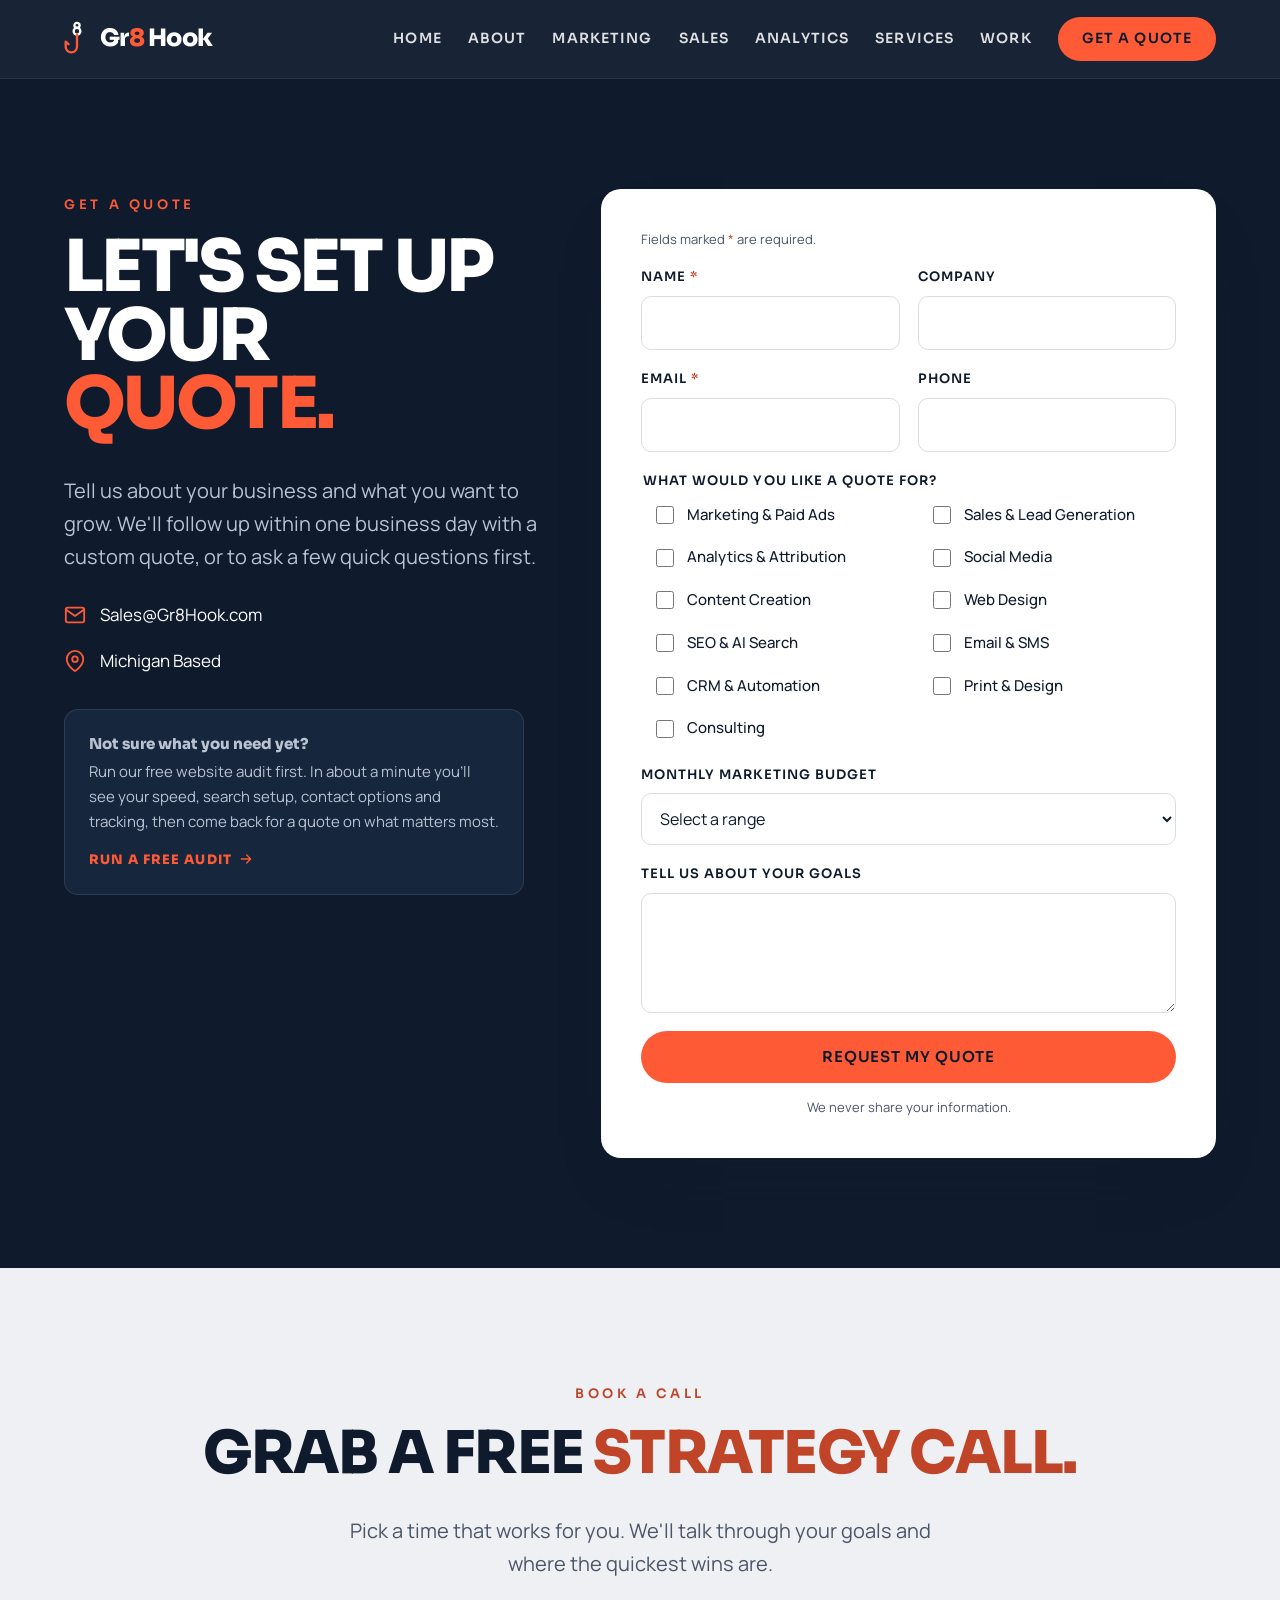
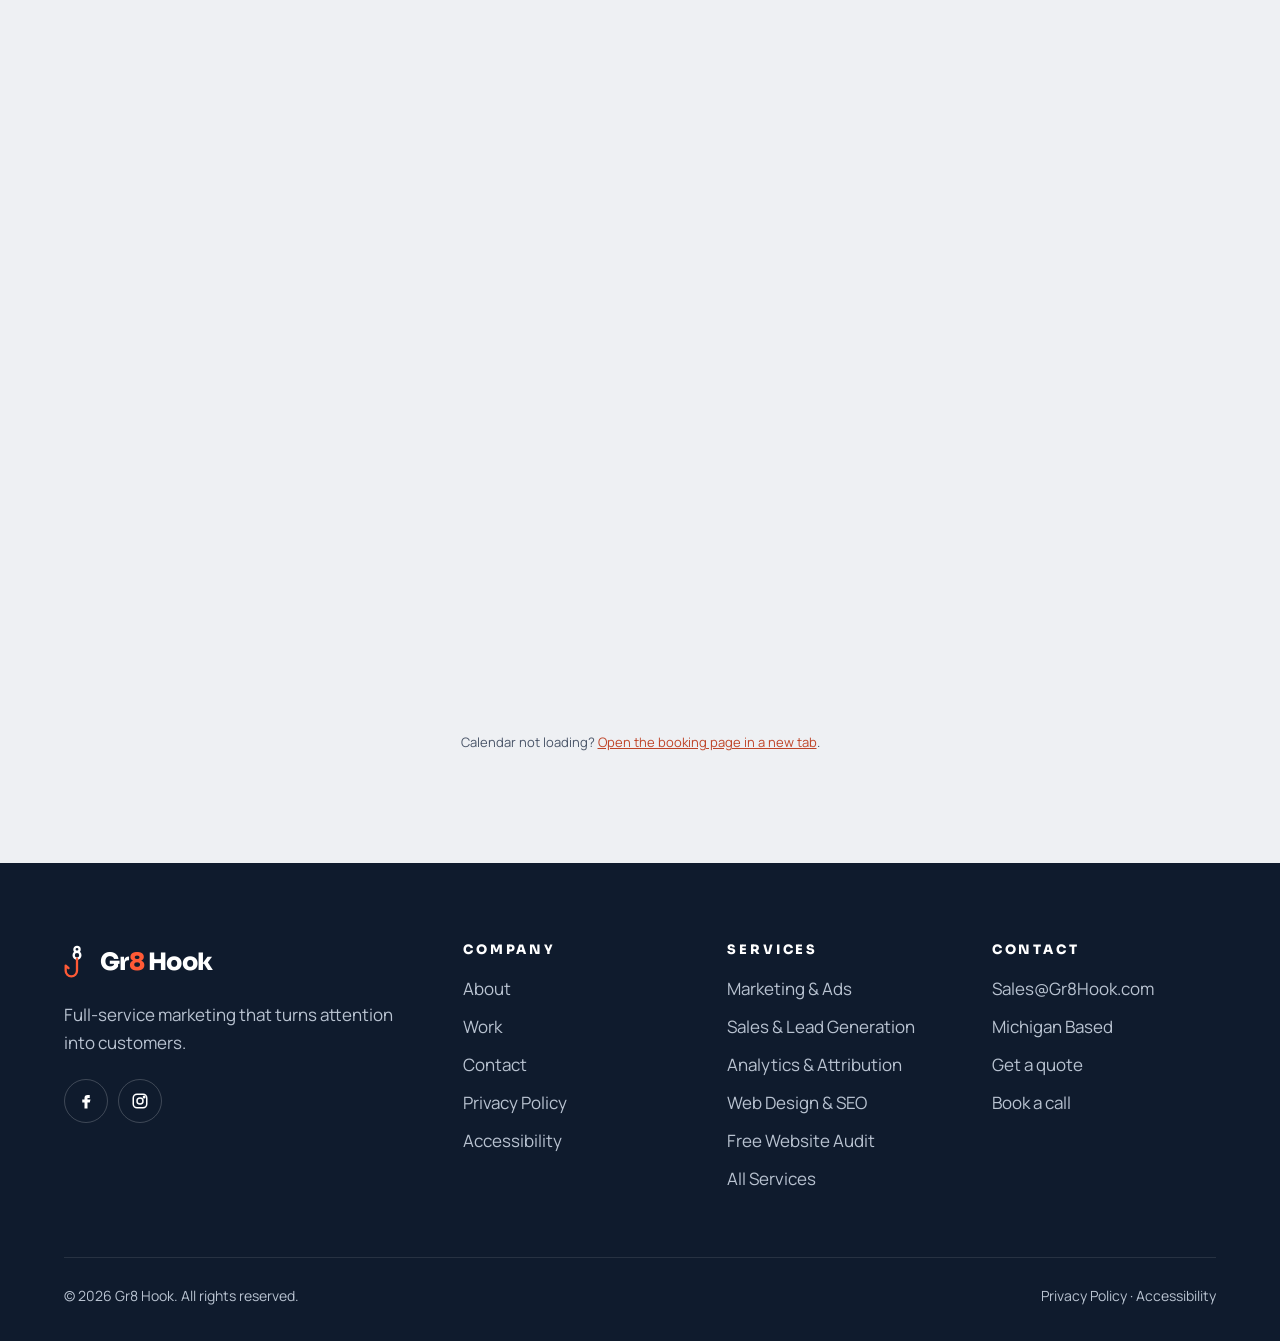
<file: pricing/index.html>
<!doctype html>
<html lang="en">
<head>
<meta charset="utf-8">
<meta name="viewport" content="width=device-width, initial-scale=1">
<title>Moved | Gr8 Hook</title>
<meta name="robots" content="noindex, follow">
<link rel="canonical" href="https://gr8hook.com/contact/">
<meta http-equiv="refresh" content="0; url=../contact/#quote">
<script>location.replace('../contact/#quote');</script>
</head>
<body>
<p>This page has moved. <a href="../contact/#quote">Get a custom quote</a>.</p>
</body>
</html>
</file>
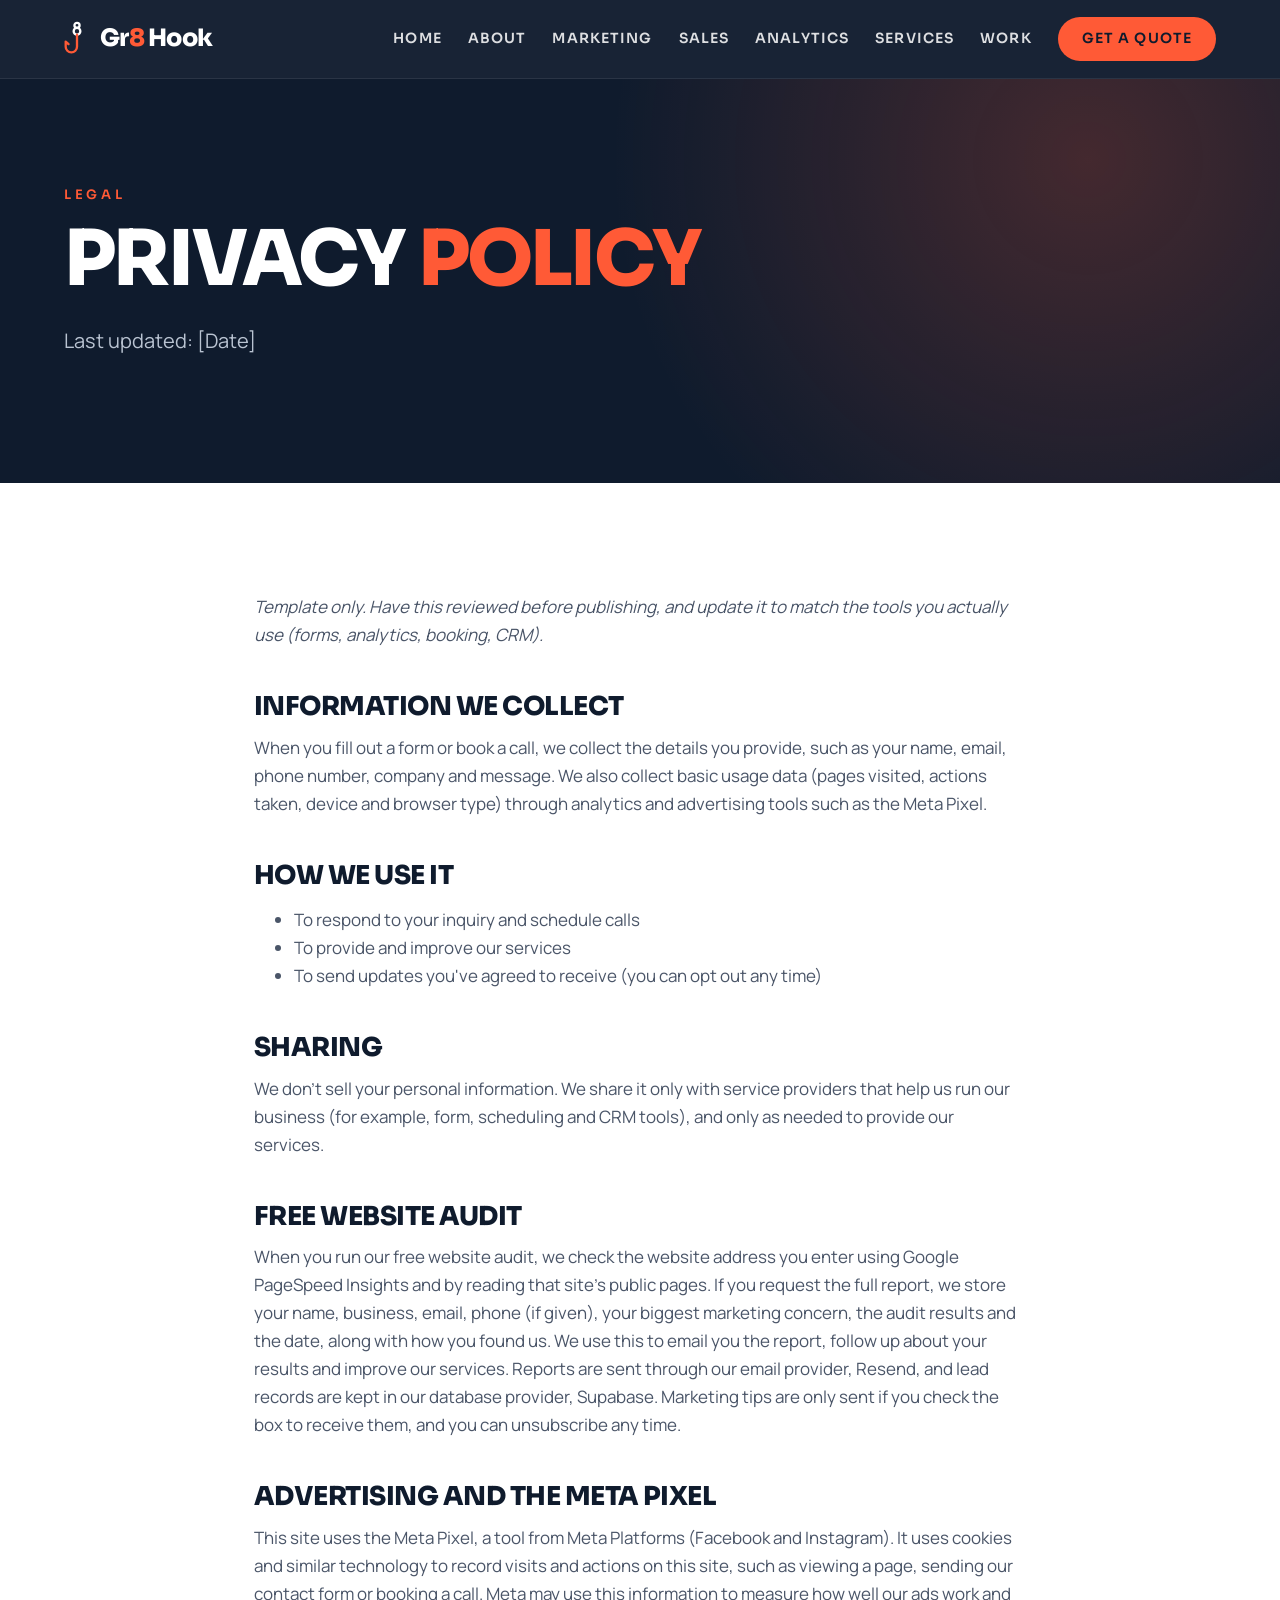
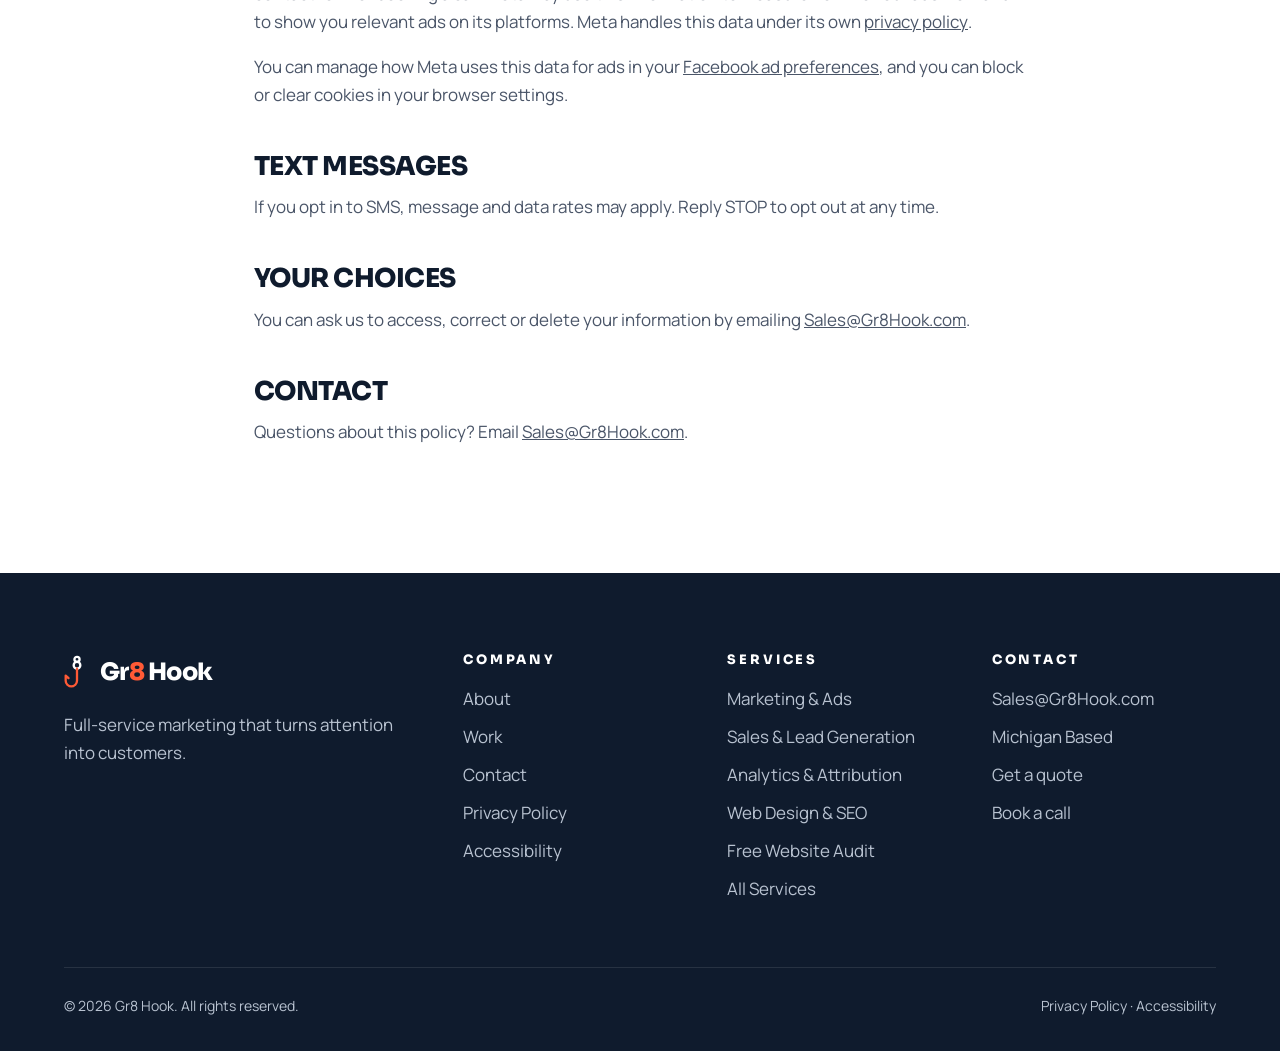
<file: privacy/index.html>
<!doctype html>
<html lang="en">
<head>
<meta charset="utf-8">
<meta name="viewport" content="width=device-width, initial-scale=1">
<title>Privacy Policy | Gr8 Hook</title>
<meta name="description" content="How Gr8 Hook collects, uses and protects the information you share through our website, forms and booking tools.">
<meta name="robots" content="index, follow, max-image-preview:large">
<link rel="canonical" href="https://gr8hook.com/privacy/">
<meta name="theme-color" content="#0F1B2D">
<meta property="og:type" content="website">
<meta property="og:site_name" content="Gr8 Hook">
<meta property="og:locale" content="en_US">
<meta property="og:title" content="Privacy Policy | Gr8 Hook">
<meta property="og:description" content="How Gr8 Hook collects, uses and protects the information you share through our website, forms and booking tools.">
<meta property="og:url" content="https://gr8hook.com/privacy/">
<meta property="og:image" content="https://gr8hook.com/assets/og-image.png">
<meta property="og:image:width" content="1200">
<meta property="og:image:height" content="630">
<meta property="og:image:alt" content="Gr8 Hook logo: a fishing hook whose eye forms an 8">
<meta name="twitter:card" content="summary_large_image">
<meta name="twitter:title" content="Privacy Policy | Gr8 Hook">
<meta name="twitter:description" content="How Gr8 Hook collects, uses and protects the information you share through our website, forms and booking tools.">
<meta name="twitter:image" content="https://gr8hook.com/assets/og-image.png">
<link rel="apple-touch-icon" href="../assets/apple-touch-icon.png">
<link rel="manifest" href="../site.webmanifest">
<script type="application/ld+json">
{
  "@context": "https://schema.org",
  "@graph": [
    {
      "@type": "WebSite",
      "@id": "https://gr8hook.com/#website",
      "url": "https://gr8hook.com/",
      "name": "Gr8 Hook",
      "publisher": {
        "@id": "https://gr8hook.com/#organization"
      },
      "inLanguage": "en-US"
    },
    {
      "@type": "WebPage",
      "@id": "https://gr8hook.com/privacy/#webpage",
      "url": "https://gr8hook.com/privacy/",
      "name": "Privacy Policy | Gr8 Hook",
      "description": "How Gr8 Hook collects, uses and protects the information you share through our website, forms and booking tools.",
      "isPartOf": {
        "@id": "https://gr8hook.com/#website"
      },
      "about": {
        "@id": "https://gr8hook.com/#organization"
      },
      "inLanguage": "en-US"
    },
    {
      "@type": "BreadcrumbList",
      "itemListElement": [
        {
          "@type": "ListItem",
          "position": 1,
          "name": "Home",
          "item": "https://gr8hook.com/"
        },
        {
          "@type": "ListItem",
          "position": 2,
          "name": "Privacy Policy",
          "item": "https://gr8hook.com/privacy/"
        }
      ]
    }
  ]
}
</script>
<link rel="icon" href="../favicon.ico" sizes="any">
<link rel="icon" href="../assets/favicon.svg" type="image/svg+xml">
<link rel="icon" href="../assets/favicon-32.png" type="image/png" sizes="32x32">
<link rel="preload" href="../assets/fonts/sora-latin-800-normal.woff2" as="font" type="font/woff2" crossorigin>
<link rel="preload" href="../assets/fonts/manrope-latin-400-normal.woff2" as="font" type="font/woff2" crossorigin>
<link rel="stylesheet" href="../css/style.min.css?v=189093b026">
<!-- Meta Pixel Code -->
<script>
!function(f,b,e,v,n,t,s)
{if(f.fbq)return;n=f.fbq=function(){n.callMethod?
n.callMethod.apply(n,arguments):n.queue.push(arguments)};
if(!f._fbq)f._fbq=n;n.push=n;n.loaded=!0;n.version='2.0';
n.queue=[];t=b.createElement(e);t.async=!0;
t.src=v;s=b.getElementsByTagName(e)[0];
s.parentNode.insertBefore(t,s)}(window, document,'script',
'https://connect.facebook.net/en_US/fbevents.js');
fbq('init', '1065242523233854');
fbq('track', 'PageView');
</script>
<noscript><img height="1" width="1" style="display:none"
src="https://www.facebook.com/tr?id=1065242523233854&ev=PageView&noscript=1"
alt="" /></noscript>
<!-- End Meta Pixel Code -->
</head>
<body>
<a class="skip-link" href="#main">Skip to main content</a>

<header class="site-header">
  <div class="container">
    <a class="brand" href="../" aria-label="Gr8 Hook home">
      <svg viewBox="0 0 100 140" fill="none" aria-hidden="true"><circle cx="50" cy="17" r="10" stroke="#FFFFFF" stroke-width="9"/><circle cx="50" cy="40" r="13" stroke="#FFFFFF" stroke-width="9"/><path d="M50 53 L50 100 A22 22 0 0 1 6 100 L6 80 L17 90" stroke="#FF5A36" stroke-width="9" stroke-linecap="round" stroke-linejoin="round"/></svg>
      <span>Gr<span class="accent">8</span> Hook</span>
    </a>
    <button class="nav-toggle" aria-label="Open menu" aria-expanded="false" aria-controls="site-nav">
      <svg viewBox="0 0 24 24" fill="none" stroke="currentColor" stroke-width="2" stroke-linecap="round" aria-hidden="true"><path d="M4 7h16M4 12h16M4 17h16"/></svg>
    </button>
    <nav class="nav" id="site-nav" aria-label="Main">
      <a href="../">Home</a>
      <a href="../about/">About</a>
      <a href="../marketing/">Marketing</a>
      <a href="../sales/">Sales</a>
      <a href="../analytics/">Analytics</a>
      <a href="../services/">Services</a>
      <a href="../work/">Work</a>
      <a class="btn btn--coral" href="../contact/#quote">Get a Quote</a>
    </nav>
  </div>
</header>

<main id="main" tabindex="-1">
  <section class="hero hero--page dark">
    <div class="container">
      <span class="eyebrow">Legal</span>
      <h1 class="display">Privacy <span class="accent">Policy</span></h1>
      <p class="lead">Last updated: [Date]</p>
    </div>
  </section>

  <section class="section">
    <div class="container legal">
      <p><em>Template only. Have this reviewed before publishing, and update it to match the tools you actually use (forms, analytics, booking, CRM).</em></p>

      <h2>Information we collect</h2>
      <p>When you fill out a form or book a call, we collect the details you provide, such as your name, email, phone number, company and message. We also collect basic usage data (pages visited, actions taken, device and browser type) through analytics and advertising tools such as the Meta Pixel.</p>

      <h2>How we use it</h2>
      <ul>
        <li>To respond to your inquiry and schedule calls</li>
        <li>To provide and improve our services</li>
        <li>To send updates you've agreed to receive (you can opt out any time)</li>
      </ul>

      <h2>Sharing</h2>
      <p>We don't sell your personal information. We share it only with service providers that help us run our business (for example, form, scheduling and CRM tools), and only as needed to provide our services.</p>

      <h2 id="audit">Free website audit</h2>
      <p>When you run our free website audit, we check the website address you enter using Google PageSpeed Insights and by reading that site&rsquo;s public pages. If you request the full report, we store your name, business, email, phone (if given), your biggest marketing concern, the audit results and the date, along with how you found us. We use this to email you the report, follow up about your results and improve our services. Reports are sent through our email provider, Resend, and lead records are kept in our database provider, Supabase. Marketing tips are only sent if you check the box to receive them, and you can unsubscribe any time.</p>

      <h2>Advertising and the Meta Pixel</h2>
      <p>This site uses the Meta Pixel, a tool from Meta Platforms (Facebook and Instagram). It uses cookies and similar technology to record visits and actions on this site, such as viewing a page, sending our contact form or booking a call. Meta may use this information to measure how well our ads work and to show you relevant ads on its platforms. Meta handles this data under its own <a href="https://www.facebook.com/privacy/policy/" target="_blank" rel="noopener">privacy policy<span class="sr-only"> (opens in a new tab)</span></a>.</p>
      <p>You can manage how Meta uses this data for ads in your <a href="https://www.facebook.com/adpreferences/" target="_blank" rel="noopener">Facebook ad preferences<span class="sr-only"> (opens in a new tab)</span></a>, and you can block or clear cookies in your browser settings.</p>

      <h2>Text messages</h2>
      <p>If you opt in to SMS, message and data rates may apply. Reply STOP to opt out at any time.</p>

      <h2>Your choices</h2>
      <p>You can ask us to access, correct or delete your information by emailing <a href="mailto:Sales@Gr8Hook.com">Sales@Gr8Hook.com</a>.</p>

      <h2>Contact</h2>
      <p>Questions about this policy? Email <a href="mailto:Sales@Gr8Hook.com">Sales@Gr8Hook.com</a>.</p>
    </div>
  </section>
</main>

<footer class="site-footer">
  <div class="container">
    <div class="footer-grid">
      <div>
        <a class="brand" href="../" aria-label="Gr8 Hook home">
          <svg viewBox="0 0 100 140" fill="none" aria-hidden="true"><circle cx="50" cy="17" r="10" stroke="#FFFFFF" stroke-width="9"/><circle cx="50" cy="40" r="13" stroke="#FFFFFF" stroke-width="9"/><path d="M50 53 L50 100 A22 22 0 0 1 6 100 L6 80 L17 90" stroke="#FF5A36" stroke-width="9" stroke-linecap="round" stroke-linejoin="round"/></svg>
          <span>Gr<span class="accent">8</span> Hook</span>
        </a>
        <p>Full-service marketing that turns attention into customers.</p>
      </div>
      <div>
        <h2 class="ft-h">Company</h2>
        <ul>
          <li><a href="../about/">About</a></li>
          <li><a href="../work/">Work</a></li>
          <li><a href="../contact/">Contact</a></li>
          <li><a href="../privacy/">Privacy Policy</a></li>
          <li><a href="../accessibility/">Accessibility</a></li>
        </ul>
      </div>
      <div>
        <h2 class="ft-h">Services</h2>
        <ul>
          <li><a href="../marketing/">Marketing &amp; Ads</a></li>
          <li><a href="../sales/">Sales &amp; Lead Generation</a></li>
          <li><a href="../analytics/">Analytics &amp; Attribution</a></li>
          <li><a href="../services/#web-seo">Web Design &amp; SEO</a></li>
          <li><a href="../audit/">Free Website Audit</a></li>
          <li><a href="../services/">All Services</a></li>
        </ul>
      </div>
      <div>
        <h2 class="ft-h">Contact</h2>
        <ul>
          <li><a href="mailto:Sales@Gr8Hook.com">Sales@Gr8Hook.com</a></li>
          <li>Michigan Based</li>
          <li><a href="../contact/#quote">Get a quote</a></li>
          <li><a href="../contact/#book">Book a call</a></li>
        </ul>
      </div>
    </div>
    <div class="footer-bottom">
      <span>&copy; <span id="year">2026</span> Gr8 Hook. All rights reserved.</span>
      <span><a href="../privacy/">Privacy Policy</a> · <a href="../accessibility/">Accessibility</a></span>
    </div>
  </div>
</footer>

<script src="../js/main.js?v=905780f7b3"></script>
</body>
</html>
</file>
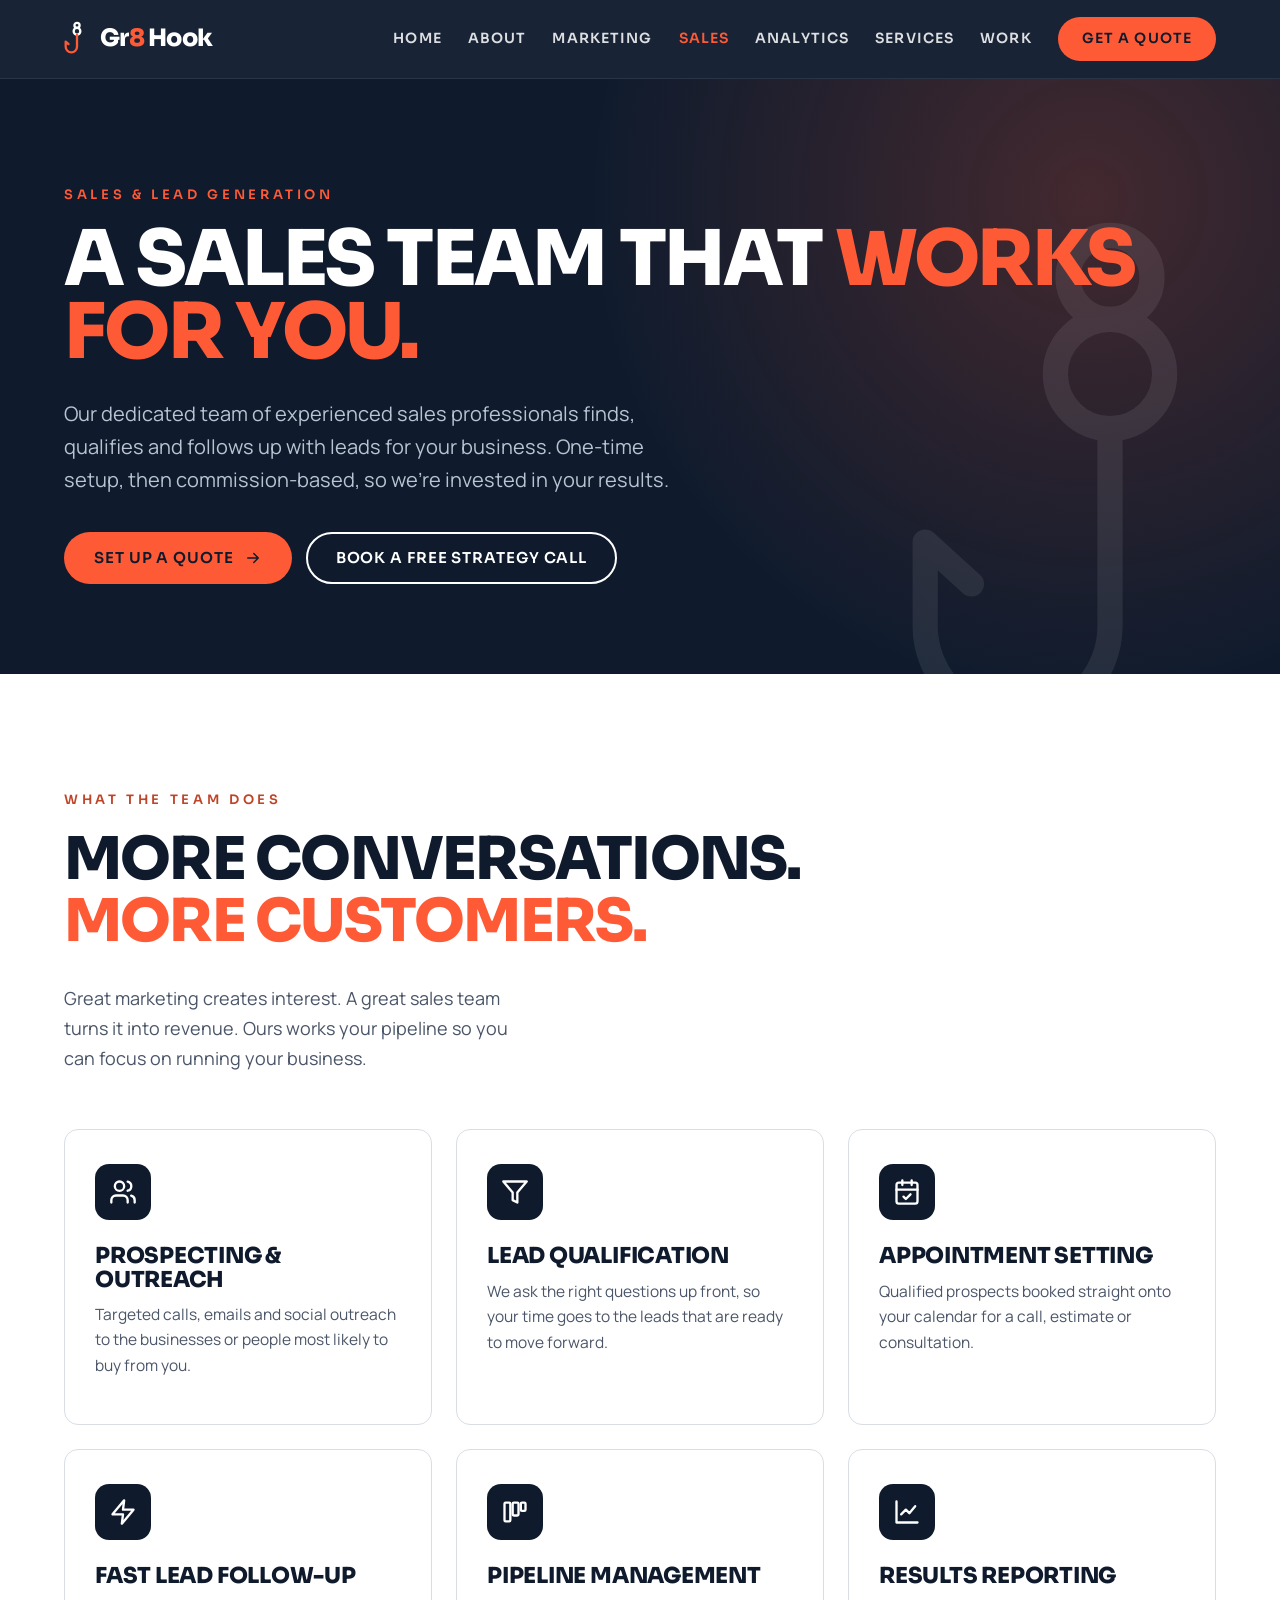
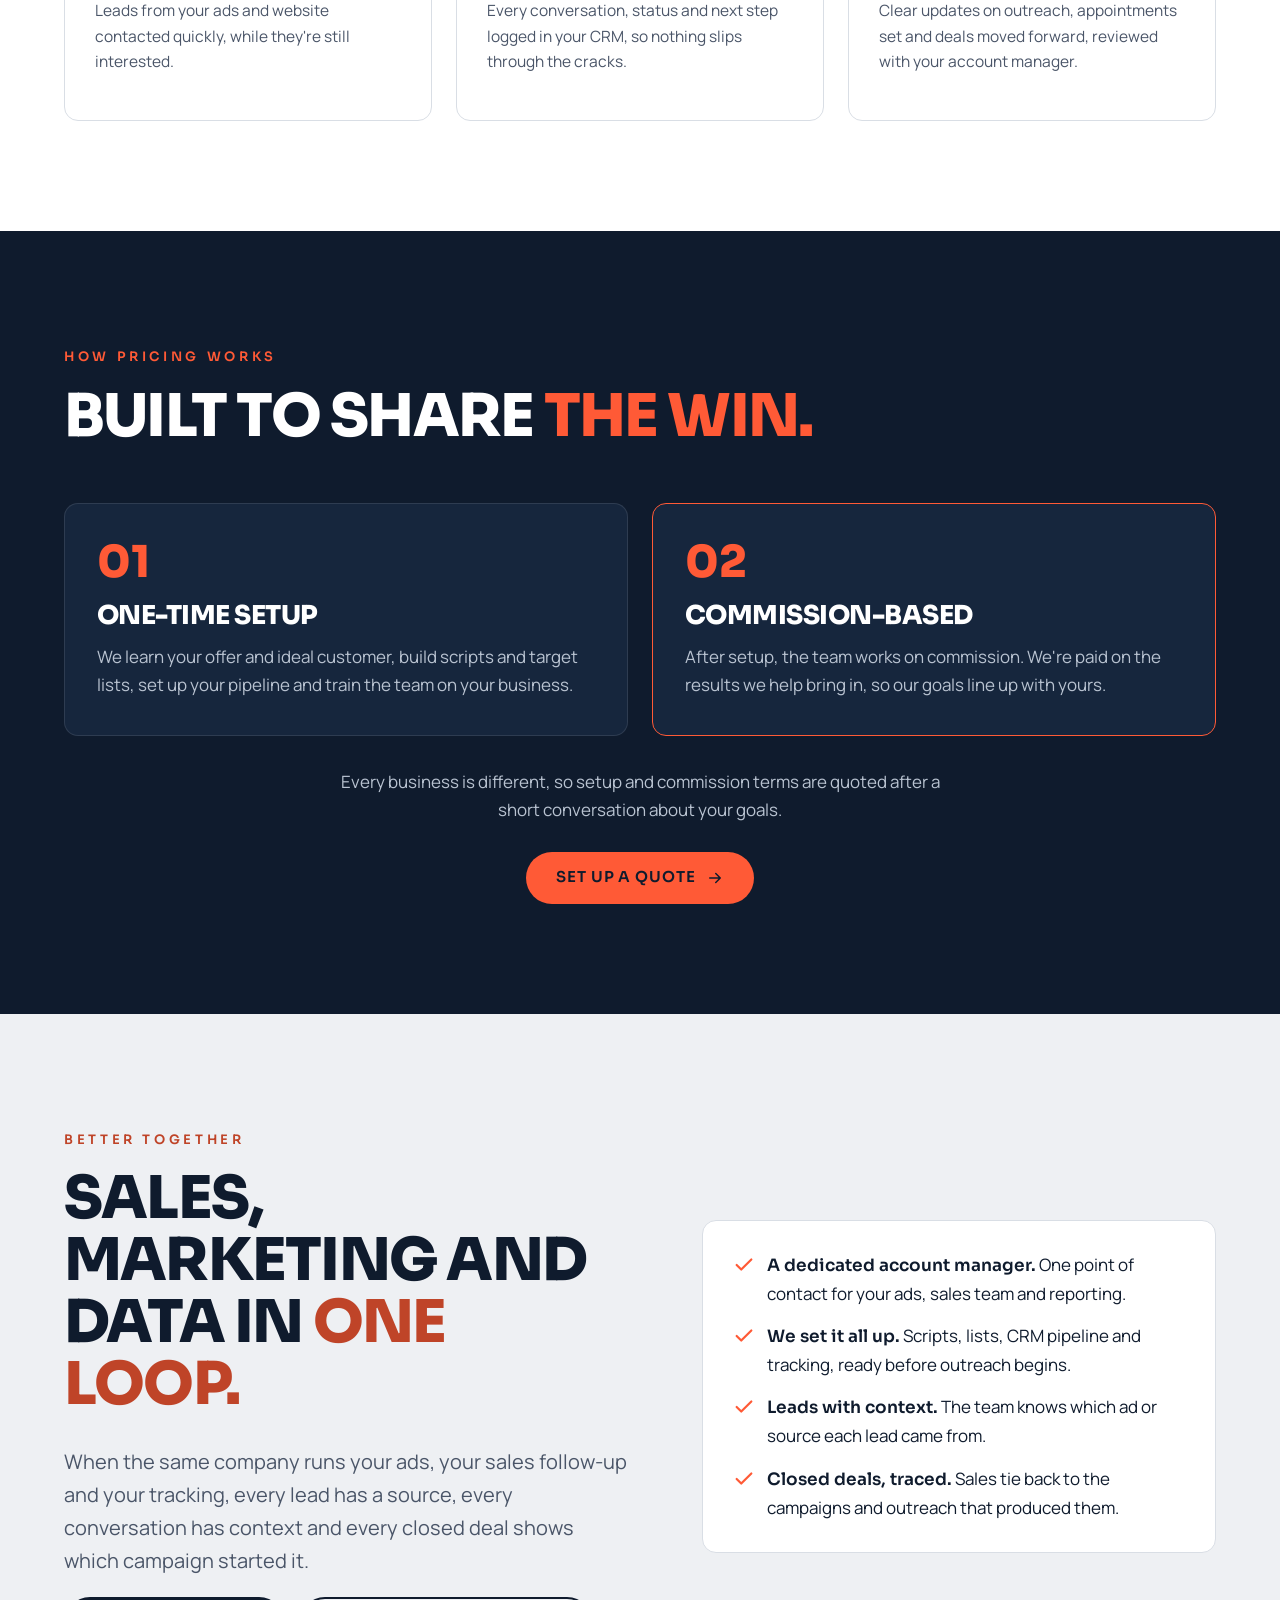
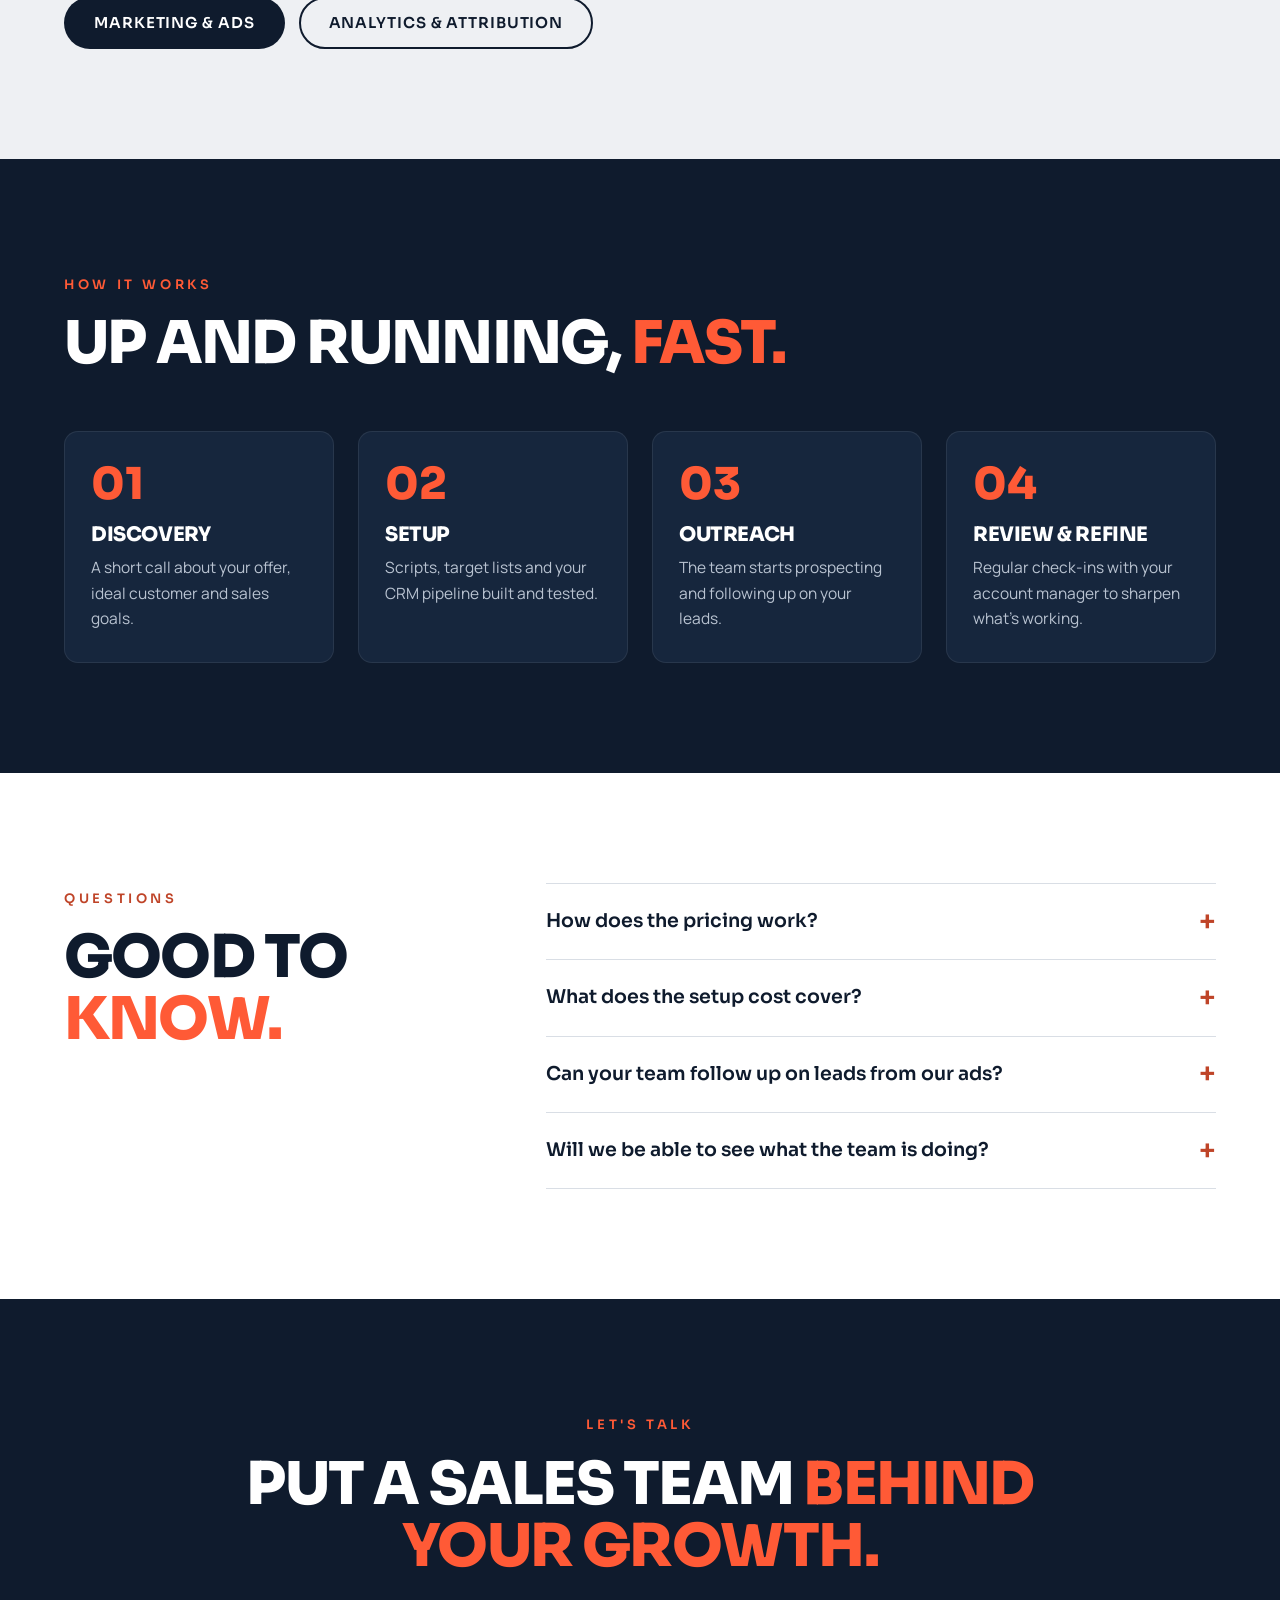
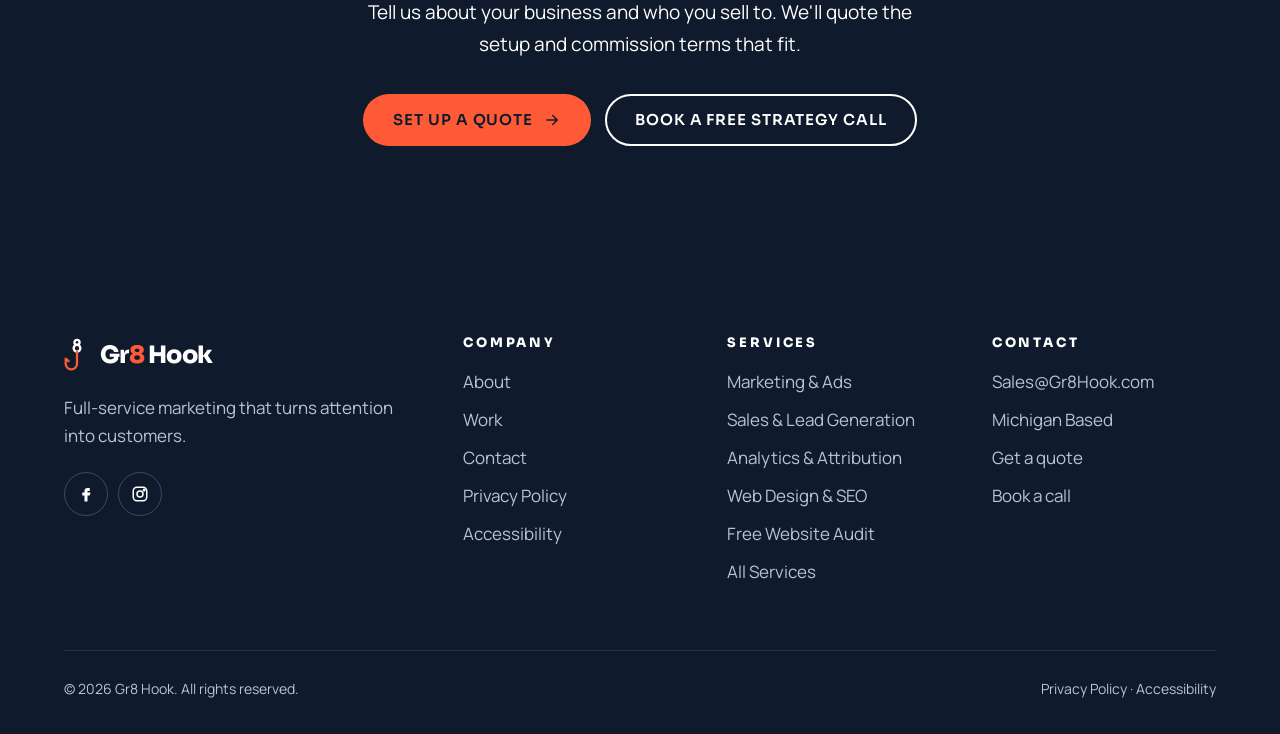
<file: sales/index.html>
<!doctype html>
<html lang="en">
<head>
<meta charset="utf-8">
<meta name="viewport" content="width=device-width, initial-scale=1">
<title>Sales &amp; Lead Generation Team | Commission-Based | Gr8 Hook</title>
<meta name="description" content="A dedicated team of experienced sales professionals for prospecting, lead qualification, appointment setting and follow-up. One-time setup, then commission-based.">
<meta name="robots" content="index, follow, max-image-preview:large">
<link rel="canonical" href="https://gr8hook.com/sales/">
<meta name="theme-color" content="#0F1B2D">
<meta property="og:type" content="website">
<meta property="og:site_name" content="Gr8 Hook">
<meta property="og:locale" content="en_US">
<meta property="og:title" content="Sales &amp; Lead Generation Team | Commission-Based | Gr8 Hook">
<meta property="og:description" content="A dedicated team of experienced sales professionals for prospecting, lead qualification, appointment setting and follow-up. One-time setup, then commission-based.">
<meta property="og:url" content="https://gr8hook.com/sales/">
<meta property="og:image" content="https://gr8hook.com/assets/og-image.png">
<meta property="og:image:width" content="1200">
<meta property="og:image:height" content="630">
<meta property="og:image:alt" content="Gr8 Hook logo: a fishing hook whose eye forms an 8">
<meta name="twitter:card" content="summary_large_image">
<meta name="twitter:title" content="Sales &amp; Lead Generation Team | Commission-Based | Gr8 Hook">
<meta name="twitter:description" content="A dedicated team of experienced sales professionals for prospecting, lead qualification, appointment setting and follow-up. One-time setup, then commission-based.">
<meta name="twitter:image" content="https://gr8hook.com/assets/og-image.png">
<link rel="apple-touch-icon" href="../assets/apple-touch-icon.png">
<link rel="manifest" href="../site.webmanifest">
<script type="application/ld+json">
{
  "@context": "https://schema.org",
  "@graph": [
    {
      "@type": "ProfessionalService",
      "@id": "https://gr8hook.com/#organization",
      "sameAs": [
        "https://www.facebook.com/gr8hook",
        "https://www.instagram.com/gr8hook"
      ],
      "name": "Gr8 Hook",
      "alternateName": "Gr8 Hook Marketing",
      "url": "https://gr8hook.com/",
      "logo": "https://gr8hook.com/assets/logo.png",
      "image": "https://gr8hook.com/assets/og-image.png",
      "description": "Marketing agency offering paid advertising with attribution, an outsourced sales and lead generation team, and marketing analytics across ads, email, forms, calls and print, plus content creation, web design with SEO and AI search, email and SMS, CRM automation and print design. Every client gets a dedicated account manager, and pricing is by custom quote.",
      "email": "Sales@Gr8Hook.com",
      "address": {
        "@type": "PostalAddress",
        "addressRegion": "MI",
        "addressCountry": "US"
      },
      "founder": {
        "@id": "https://gr8hook.com/about/#brandon"
      },
      "areaServed": {
        "@type": "Country",
        "name": "United States"
      },
      "knowsAbout": [
        "Paid Advertising",
        "Marketing Attribution",
        "Lead Generation",
        "Outsourced Sales",
        "Marketing Analytics",
        "Print Marketing Attribution",
        "Social Media Management",
        "Content Creation",
        "Web Design & SEO",
        "Email & SMS Marketing",
        "CRM Setup & Automation",
        "Print & Design"
      ],
      "hasOfferCatalog": {
        "@type": "OfferCatalog",
        "name": "Marketing, sales and analytics services",
        "itemListElement": [
          {
            "@type": "Offer",
            "itemOffered": {
              "@type": "Service",
              "name": "Marketing & Paid Advertising",
              "url": "https://gr8hook.com/marketing/"
            }
          },
          {
            "@type": "Offer",
            "itemOffered": {
              "@type": "Service",
              "name": "Sales & Lead Generation",
              "url": "https://gr8hook.com/sales/"
            }
          },
          {
            "@type": "Offer",
            "itemOffered": {
              "@type": "Service",
              "name": "Analytics & Attribution",
              "url": "https://gr8hook.com/analytics/"
            }
          },
          {
            "@type": "Offer",
            "itemOffered": {
              "@type": "Service",
              "name": "Social Media Management",
              "url": "https://gr8hook.com/services/#social-media"
            }
          },
          {
            "@type": "Offer",
            "itemOffered": {
              "@type": "Service",
              "name": "Content Creation",
              "url": "https://gr8hook.com/services/#content"
            }
          },
          {
            "@type": "Offer",
            "itemOffered": {
              "@type": "Service",
              "name": "Web Design & SEO",
              "url": "https://gr8hook.com/services/#web-seo"
            }
          },
          {
            "@type": "Offer",
            "itemOffered": {
              "@type": "Service",
              "name": "Email & SMS Marketing",
              "url": "https://gr8hook.com/services/#email-sms"
            }
          },
          {
            "@type": "Offer",
            "itemOffered": {
              "@type": "Service",
              "name": "CRM Setup & Automation",
              "url": "https://gr8hook.com/services/#crm"
            }
          },
          {
            "@type": "Offer",
            "itemOffered": {
              "@type": "Service",
              "name": "Print & Design",
              "url": "https://gr8hook.com/services/#design"
            }
          }
        ]
      }
    },
    {
      "@type": "WebPage",
      "@id": "https://gr8hook.com/sales/#webpage",
      "url": "https://gr8hook.com/sales/",
      "name": "Sales & Lead Generation Team | Commission-Based | Gr8 Hook",
      "description": "A dedicated team of experienced sales professionals for prospecting, lead qualification, appointment setting and follow-up. One-time setup, then commission-based.",
      "isPartOf": {
        "@id": "https://gr8hook.com/#website"
      },
      "about": {
        "@id": "https://gr8hook.com/sales/#service"
      },
      "breadcrumb": {
        "@id": "https://gr8hook.com/sales/#breadcrumb"
      },
      "inLanguage": "en-US"
    },
    {
      "@type": "BreadcrumbList",
      "@id": "https://gr8hook.com/sales/#breadcrumb",
      "itemListElement": [
        {
          "@type": "ListItem",
          "position": 1,
          "name": "Home",
          "item": "https://gr8hook.com/"
        },
        {
          "@type": "ListItem",
          "position": 2,
          "name": "Sales & Lead Generation",
          "item": "https://gr8hook.com/sales/"
        }
      ]
    },
    {
      "@type": "Service",
      "@id": "https://gr8hook.com/sales/#service",
      "name": "Sales & Lead Generation",
      "serviceType": "Lead Generation",
      "description": "Outsourced sales team for prospecting, lead qualification, appointment setting, ad lead follow-up and CRM pipeline management. Priced as a one-time setup cost, then commission-based.",
      "url": "https://gr8hook.com/sales/",
      "provider": {
        "@id": "https://gr8hook.com/#organization"
      },
      "areaServed": {
        "@type": "Country",
        "name": "United States"
      },
      "potentialAction": {
        "@type": "CommunicateAction",
        "name": "Set up a quote",
        "target": "https://gr8hook.com/contact/#quote"
      }
    },
    {
      "@type": "FAQPage",
      "@id": "https://gr8hook.com/sales/#faq",
      "mainEntity": [
        {
          "@type": "Question",
          "name": "How does the pricing work?",
          "acceptedAnswer": {
            "@type": "Answer",
            "text": "There's a one-time setup cost to get your program ready, then ongoing work is commission-based. Your quote spells out the setup cost and exactly how commission is calculated for your business."
          }
        },
        {
          "@type": "Question",
          "name": "What does the setup cost cover?",
          "acceptedAnswer": {
            "@type": "Answer",
            "text": "Learning your offer and ideal customer, building call and email scripts, preparing target lists, setting up your pipeline and training the team on your business."
          }
        },
        {
          "@type": "Question",
          "name": "Can your team follow up on leads from our ads?",
          "acceptedAnswer": {
            "@type": "Answer",
            "text": "Yes. Fast follow-up is one of the biggest factors in turning a lead into a customer, and our team can work the leads your marketing brings in alongside new outreach."
          }
        },
        {
          "@type": "Question",
          "name": "Will we be able to see what the team is doing?",
          "acceptedAnswer": {
            "@type": "Answer",
            "text": "Yes. Activity, lead status and results are logged in your CRM, and your account manager reviews progress with you regularly."
          }
        }
      ]
    }
  ]
}
</script>
<link rel="icon" href="../favicon.ico" sizes="any">
<link rel="icon" href="../assets/favicon.svg" type="image/svg+xml">
<link rel="icon" href="../assets/favicon-32.png" type="image/png" sizes="32x32">
<link rel="preload" href="../assets/fonts/sora-latin-800-normal.woff2" as="font" type="font/woff2" crossorigin>
<link rel="preload" href="../assets/fonts/manrope-latin-400-normal.woff2" as="font" type="font/woff2" crossorigin>
<link rel="stylesheet" href="../css/style.min.css?v=189093b026">
<!-- Meta Pixel Code -->
<script>
!function(f,b,e,v,n,t,s)
{if(f.fbq)return;n=f.fbq=function(){n.callMethod?
n.callMethod.apply(n,arguments):n.queue.push(arguments)};
if(!f._fbq)f._fbq=n;n.push=n;n.loaded=!0;n.version='2.0';
n.queue=[];t=b.createElement(e);t.async=!0;
t.src=v;s=b.getElementsByTagName(e)[0];
s.parentNode.insertBefore(t,s)}(window, document,'script',
'https://connect.facebook.net/en_US/fbevents.js');
fbq('init', '1065242523233854');
fbq('track', 'PageView');
</script>
<noscript><img height="1" width="1" style="display:none"
src="https://www.facebook.com/tr?id=1065242523233854&ev=PageView&noscript=1"
alt="" /></noscript>
<!-- End Meta Pixel Code -->
</head>
<body>
<a class="skip-link" href="#main">Skip to main content</a>

<header class="site-header">
  <div class="container">
    <a class="brand" href="../" aria-label="Gr8 Hook home">
      <svg viewBox="0 0 100 140" fill="none" aria-hidden="true"><circle cx="50" cy="17" r="10" stroke="#FFFFFF" stroke-width="9"/><circle cx="50" cy="40" r="13" stroke="#FFFFFF" stroke-width="9"/><path d="M50 53 L50 100 A22 22 0 0 1 6 100 L6 80 L17 90" stroke="#FF5A36" stroke-width="9" stroke-linecap="round" stroke-linejoin="round"/></svg>
      <span>Gr<span class="accent">8</span> Hook</span>
    </a>
    <button class="nav-toggle" aria-label="Open menu" aria-expanded="false" aria-controls="site-nav">
      <svg viewBox="0 0 24 24" fill="none" stroke="currentColor" stroke-width="2" stroke-linecap="round" aria-hidden="true"><path d="M4 7h16M4 12h16M4 17h16"/></svg>
    </button>
    <nav class="nav" id="site-nav" aria-label="Main">
      <a href="../">Home</a>
      <a href="../about/">About</a>
      <a href="../marketing/">Marketing</a>
      <a href="../sales/" aria-current="page">Sales</a>
      <a href="../analytics/">Analytics</a>
      <a href="../services/">Services</a>
      <a href="../work/">Work</a>
      <a class="btn btn--coral" href="../contact/#quote">Get a Quote</a>
    </nav>
  </div>
</header>

<main id="main" tabindex="-1">

  <section class="hero hero--page dark">
    <svg class="hero-mark" viewBox="0 0 100 140" fill="none" aria-hidden="true"><circle cx="50" cy="17" r="10" stroke="#FFFFFF" stroke-width="6"/><circle cx="50" cy="40" r="13" stroke="#FFFFFF" stroke-width="6"/><path d="M50 53 L50 100 A22 22 0 0 1 6 100 L6 80 L17 90" stroke="#FFFFFF" stroke-width="6" stroke-linecap="round" stroke-linejoin="round"/></svg>
    <div class="container">
      <span class="eyebrow">Sales &amp; Lead Generation</span>
      <h1 class="display">A sales team that <span class="accent">works for you.</span></h1>
      <p class="lead">Our dedicated team of experienced sales professionals finds, qualifies and follows up with leads for your business. One-time setup, then commission-based, so we're invested in your results.</p>
      <div class="btn-row">
        <a class="btn btn--coral" href="../contact/?service=sales#quote">Set Up a Quote <svg viewBox="0 0 24 24" fill="none" stroke="currentColor" stroke-width="2" stroke-linecap="round" stroke-linejoin="round" aria-hidden="true"><path d="M5 12h14M13 6l6 6-6 6"/></svg></a>
        <a class="btn btn--ghost" href="../contact/#book">Book a Free Strategy Call</a>
      </div>
    </div>
  </section>

  <section class="section">
    <div class="container">
      <div class="section-head">
        <div>
          <span class="eyebrow">What the team does</span>
          <h2 class="h2">More conversations. <span class="accent">More customers.</span></h2>
        </div>
        <p class="lead section-head-note">Great marketing creates interest. A great sales team turns it into revenue. Ours works your pipeline so you can focus on running your business.</p>
      </div>
      <div class="cards">
        <div class="card card--static reveal">
          <div class="card-icon"><svg viewBox="0 0 24 24" fill="none" stroke="currentColor" stroke-width="2" stroke-linecap="round" stroke-linejoin="round" aria-hidden="true"><path d="M16 21v-2a4 4 0 0 0-4-4H6a4 4 0 0 0-4 4v2"/><circle cx="9" cy="7" r="4"/><path d="M22 21v-2a4 4 0 0 0-3-3.9M16 3.1a4 4 0 0 1 0 7.8"/></svg></div>
          <h3>Prospecting &amp; Outreach</h3>
          <p>Targeted calls, emails and social outreach to the businesses or people most likely to buy from you.</p>
        </div>
        <div class="card card--static reveal">
          <div class="card-icon"><svg viewBox="0 0 24 24" fill="none" stroke="currentColor" stroke-width="2" stroke-linecap="round" stroke-linejoin="round" aria-hidden="true"><path d="M22 3H2l8 9.5V19l4 2v-8.5z"/></svg></div>
          <h3>Lead Qualification</h3>
          <p>We ask the right questions up front, so your time goes to the leads that are ready to move forward.</p>
        </div>
        <div class="card card--static reveal">
          <div class="card-icon"><svg viewBox="0 0 24 24" fill="none" stroke="currentColor" stroke-width="2" stroke-linecap="round" stroke-linejoin="round" aria-hidden="true"><rect x="3" y="4" width="18" height="18" rx="2"/><path d="M16 2v4M8 2v4M3 10h18M9 16l2 2 4-4"/></svg></div>
          <h3>Appointment Setting</h3>
          <p>Qualified prospects booked straight onto your calendar for a call, estimate or consultation.</p>
        </div>
        <div class="card card--static reveal">
          <div class="card-icon"><svg viewBox="0 0 24 24" fill="none" stroke="currentColor" stroke-width="2" stroke-linecap="round" stroke-linejoin="round" aria-hidden="true"><path d="M13 2L3 14h9l-1 8 10-12h-9z"/></svg></div>
          <h3>Fast Lead Follow-Up</h3>
          <p>Leads from your ads and website contacted quickly, while they're still interested.</p>
        </div>
        <div class="card card--static reveal">
          <div class="card-icon"><svg viewBox="0 0 24 24" fill="none" stroke="currentColor" stroke-width="2" stroke-linecap="round" stroke-linejoin="round" aria-hidden="true"><rect x="3" y="4" width="5" height="16" rx="1"/><rect x="10" y="4" width="5" height="11" rx="1"/><rect x="17" y="4" width="4" height="7" rx="1"/></svg></div>
          <h3>Pipeline Management</h3>
          <p>Every conversation, status and next step logged in your CRM, so nothing slips through the cracks.</p>
        </div>
        <div class="card card--static reveal">
          <div class="card-icon"><svg viewBox="0 0 24 24" fill="none" stroke="currentColor" stroke-width="2" stroke-linecap="round" stroke-linejoin="round" aria-hidden="true"><path d="M3 3v18h18"/><path d="M7 14l4-4 3 3 5-6"/></svg></div>
          <h3>Results Reporting</h3>
          <p>Clear updates on outreach, appointments set and deals moved forward, reviewed with your account manager.</p>
        </div>
      </div>
    </div>
  </section>

  <section class="section dark">
    <div class="container">
      <div class="section-head">
        <div>
          <span class="eyebrow">How pricing works</span>
          <h2 class="h2">Built to share <span class="accent">the win.</span></h2>
        </div>
      </div>
      <div class="pay-grid">
        <div class="pay reveal">
          <span class="pay-num">01</span>
          <h3>One-time setup</h3>
          <p>We learn your offer and ideal customer, build scripts and target lists, set up your pipeline and train the team on your business.</p>
        </div>
        <div class="pay pay--feature reveal">
          <span class="pay-num">02</span>
          <h3>Commission-based</h3>
          <p>After setup, the team works on commission. We're paid on the results we help bring in, so our goals line up with yours.</p>
        </div>
      </div>
      <p class="pay-note">Every business is different, so setup and commission terms are quoted after a short conversation about your goals.</p>
      <div class="btn-row" style="justify-content: center; margin-top: 28px"><a class="btn btn--coral" href="../contact/?service=sales#quote">Set Up a Quote <svg viewBox="0 0 24 24" fill="none" stroke="currentColor" stroke-width="2" stroke-linecap="round" stroke-linejoin="round" aria-hidden="true"><path d="M5 12h14M13 6l6 6-6 6"/></svg></a></div>
    </div>
  </section>

  <section class="section mist">
    <div class="container split">
      <div class="reveal">
        <span class="eyebrow">Better together</span>
        <h2 class="h2">Sales, marketing and data in <span class="accent">one loop.</span></h2>
        <p class="lead">When the same company runs your ads, your sales follow-up and your tracking, every lead has a source, every conversation has context and every closed deal shows which campaign started it.</p>
        <div class="btn-row">
          <a class="btn btn--navy" href="../marketing/">Marketing &amp; Ads</a>
          <a class="btn btn--ghost btn--ghost-dark" href="../analytics/">Analytics &amp; Attribution</a>
        </div>
      </div>
      <ul class="check-list check-list--card reveal">
          <li><svg viewBox="0 0 24 24" fill="none" stroke="currentColor" stroke-width="2.4" stroke-linecap="round" stroke-linejoin="round" aria-hidden="true"><path d="M20 6L9 17l-5-5"/></svg><span><strong>A dedicated account manager.</strong> One point of contact for your ads, sales team and reporting.</span></li>
          <li><svg viewBox="0 0 24 24" fill="none" stroke="currentColor" stroke-width="2.4" stroke-linecap="round" stroke-linejoin="round" aria-hidden="true"><path d="M20 6L9 17l-5-5"/></svg><span><strong>We set it all up.</strong> Scripts, lists, CRM pipeline and tracking, ready before outreach begins.</span></li>
          <li><svg viewBox="0 0 24 24" fill="none" stroke="currentColor" stroke-width="2.4" stroke-linecap="round" stroke-linejoin="round" aria-hidden="true"><path d="M20 6L9 17l-5-5"/></svg><span><strong>Leads with context.</strong> The team knows which ad or source each lead came from.</span></li>
          <li><svg viewBox="0 0 24 24" fill="none" stroke="currentColor" stroke-width="2.4" stroke-linecap="round" stroke-linejoin="round" aria-hidden="true"><path d="M20 6L9 17l-5-5"/></svg><span><strong>Closed deals, traced.</strong> Sales tie back to the campaigns and outreach that produced them.</span></li>
      </ul>
    </div>
  </section>

  <section class="section dark">
    <div class="container">
      <div class="section-head"><div><span class="eyebrow">How it works</span><h2 class="h2">Up and running, <span class="accent">fast.</span></h2></div></div>
      <div class="steps">
        <div class="step reveal"><h3>Discovery</h3><p>A short call about your offer, ideal customer and sales goals.</p></div>
        <div class="step reveal"><h3>Setup</h3><p>Scripts, target lists and your CRM pipeline built and tested.</p></div>
        <div class="step reveal"><h3>Outreach</h3><p>The team starts prospecting and following up on your leads.</p></div>
        <div class="step reveal"><h3>Review &amp; Refine</h3><p>Regular check-ins with your account manager to sharpen what's working.</p></div>
      </div>
    </div>
  </section>

  <section class="section" aria-labelledby="faq-h">
    <div class="container faq">
      <div><span class="eyebrow">Questions</span><h2 class="h2" id="faq-h">Good to <span class="accent">know.</span></h2></div>
      <div class="faq-list">
        <details class="faq-item">
          <summary>How does the pricing work?</summary>
          <p>There's a one-time setup cost to get your program ready, then ongoing work is commission-based. Your quote spells out the setup cost and exactly how commission is calculated for your business.</p>
        </details>
        <details class="faq-item">
          <summary>What does the setup cost cover?</summary>
          <p>Learning your offer and ideal customer, building call and email scripts, preparing target lists, setting up your pipeline and training the team on your business.</p>
        </details>
        <details class="faq-item">
          <summary>Can your team follow up on leads from our ads?</summary>
          <p>Yes. Fast follow-up is one of the biggest factors in turning a lead into a customer, and our team can work the leads your marketing brings in alongside new outreach.</p>
        </details>
        <details class="faq-item">
          <summary>Will we be able to see what the team is doing?</summary>
          <p>Yes. Activity, lead status and results are logged in your CRM, and your account manager reviews progress with you regularly.</p>
        </details>
      </div>
    </div>
  </section>

  <section class="cta dark">
    <div class="container">
      <span class="eyebrow">Let's talk</span>
      <h2 class="h2">Put a sales team <span class="accent">behind your growth.</span></h2>
      <p>Tell us about your business and who you sell to. We'll quote the setup and commission terms that fit.</p>
      <div class="btn-row">
        <a class="btn btn--coral" href="../contact/?service=sales#quote">Set Up a Quote <svg viewBox="0 0 24 24" fill="none" stroke="currentColor" stroke-width="2" stroke-linecap="round" stroke-linejoin="round" aria-hidden="true"><path d="M5 12h14M13 6l6 6-6 6"/></svg></a>
        <a class="btn btn--ghost" href="../contact/#book">Book a Free Strategy Call</a>
      </div>
    </div>
  </section>

</main>

<footer class="site-footer">
  <div class="container">
    <div class="footer-grid">
      <div>
        <a class="brand" href="../" aria-label="Gr8 Hook home">
          <svg viewBox="0 0 100 140" fill="none" aria-hidden="true"><circle cx="50" cy="17" r="10" stroke="#FFFFFF" stroke-width="9"/><circle cx="50" cy="40" r="13" stroke="#FFFFFF" stroke-width="9"/><path d="M50 53 L50 100 A22 22 0 0 1 6 100 L6 80 L17 90" stroke="#FF5A36" stroke-width="9" stroke-linecap="round" stroke-linejoin="round"/></svg>
          <span>Gr<span class="accent">8</span> Hook</span>
        </a>
        <p>Full-service marketing that turns attention into customers.</p>
        <div class="socials">
          <a href="https://www.facebook.com/gr8hook" target="_blank" rel="noopener" aria-label="Gr8 Hook on Facebook (opens in a new tab)"><svg viewBox="0 0 24 24" fill="currentColor" aria-hidden="true"><path d="M14 8h3V4h-3c-2.8 0-4 1.7-4 4v2H7v4h3v8h4v-8h3l1-4h-4V8.5c0-.3.2-.5.5-.5z"/></svg></a>
          <a href="https://www.instagram.com/gr8hook" target="_blank" rel="noopener" aria-label="Gr8 Hook on Instagram (opens in a new tab)"><svg viewBox="0 0 24 24" fill="none" stroke="currentColor" stroke-width="2" aria-hidden="true"><rect x="3" y="3" width="18" height="18" rx="5"/><circle cx="12" cy="12" r="4"/><circle cx="17.5" cy="6.5" r="1" fill="currentColor"/></svg></a>
        </div>
      </div>
      <div>
        <h2 class="ft-h">Company</h2>
        <ul>
          <li><a href="../about/">About</a></li>
          <li><a href="../work/">Work</a></li>
          <li><a href="../contact/">Contact</a></li>
          <li><a href="../privacy/">Privacy Policy</a></li>
          <li><a href="../accessibility/">Accessibility</a></li>
        </ul>
      </div>
      <div>
        <h2 class="ft-h">Services</h2>
        <ul>
          <li><a href="../marketing/">Marketing &amp; Ads</a></li>
          <li><a href="../sales/">Sales &amp; Lead Generation</a></li>
          <li><a href="../analytics/">Analytics &amp; Attribution</a></li>
          <li><a href="../services/#web-seo">Web Design &amp; SEO</a></li>
          <li><a href="../audit/">Free Website Audit</a></li>
          <li><a href="../services/">All Services</a></li>
        </ul>
      </div>
      <div>
        <h2 class="ft-h">Contact</h2>
        <ul>
          <li><a href="mailto:Sales@Gr8Hook.com">Sales@Gr8Hook.com</a></li>
          <li>Michigan Based</li>
          <li><a href="../contact/#quote">Get a quote</a></li>
          <li><a href="../contact/#book">Book a call</a></li>
        </ul>
      </div>
    </div>
    <div class="footer-bottom">
      <span>&copy; <span id="year">2026</span> Gr8 Hook. All rights reserved.</span>
      <span><a href="../privacy/">Privacy Policy</a> · <a href="../accessibility/">Accessibility</a></span>
    </div>
  </div>
</footer>

<script src="../js/main.js?v=905780f7b3"></script>
</body>
</html>
</file>
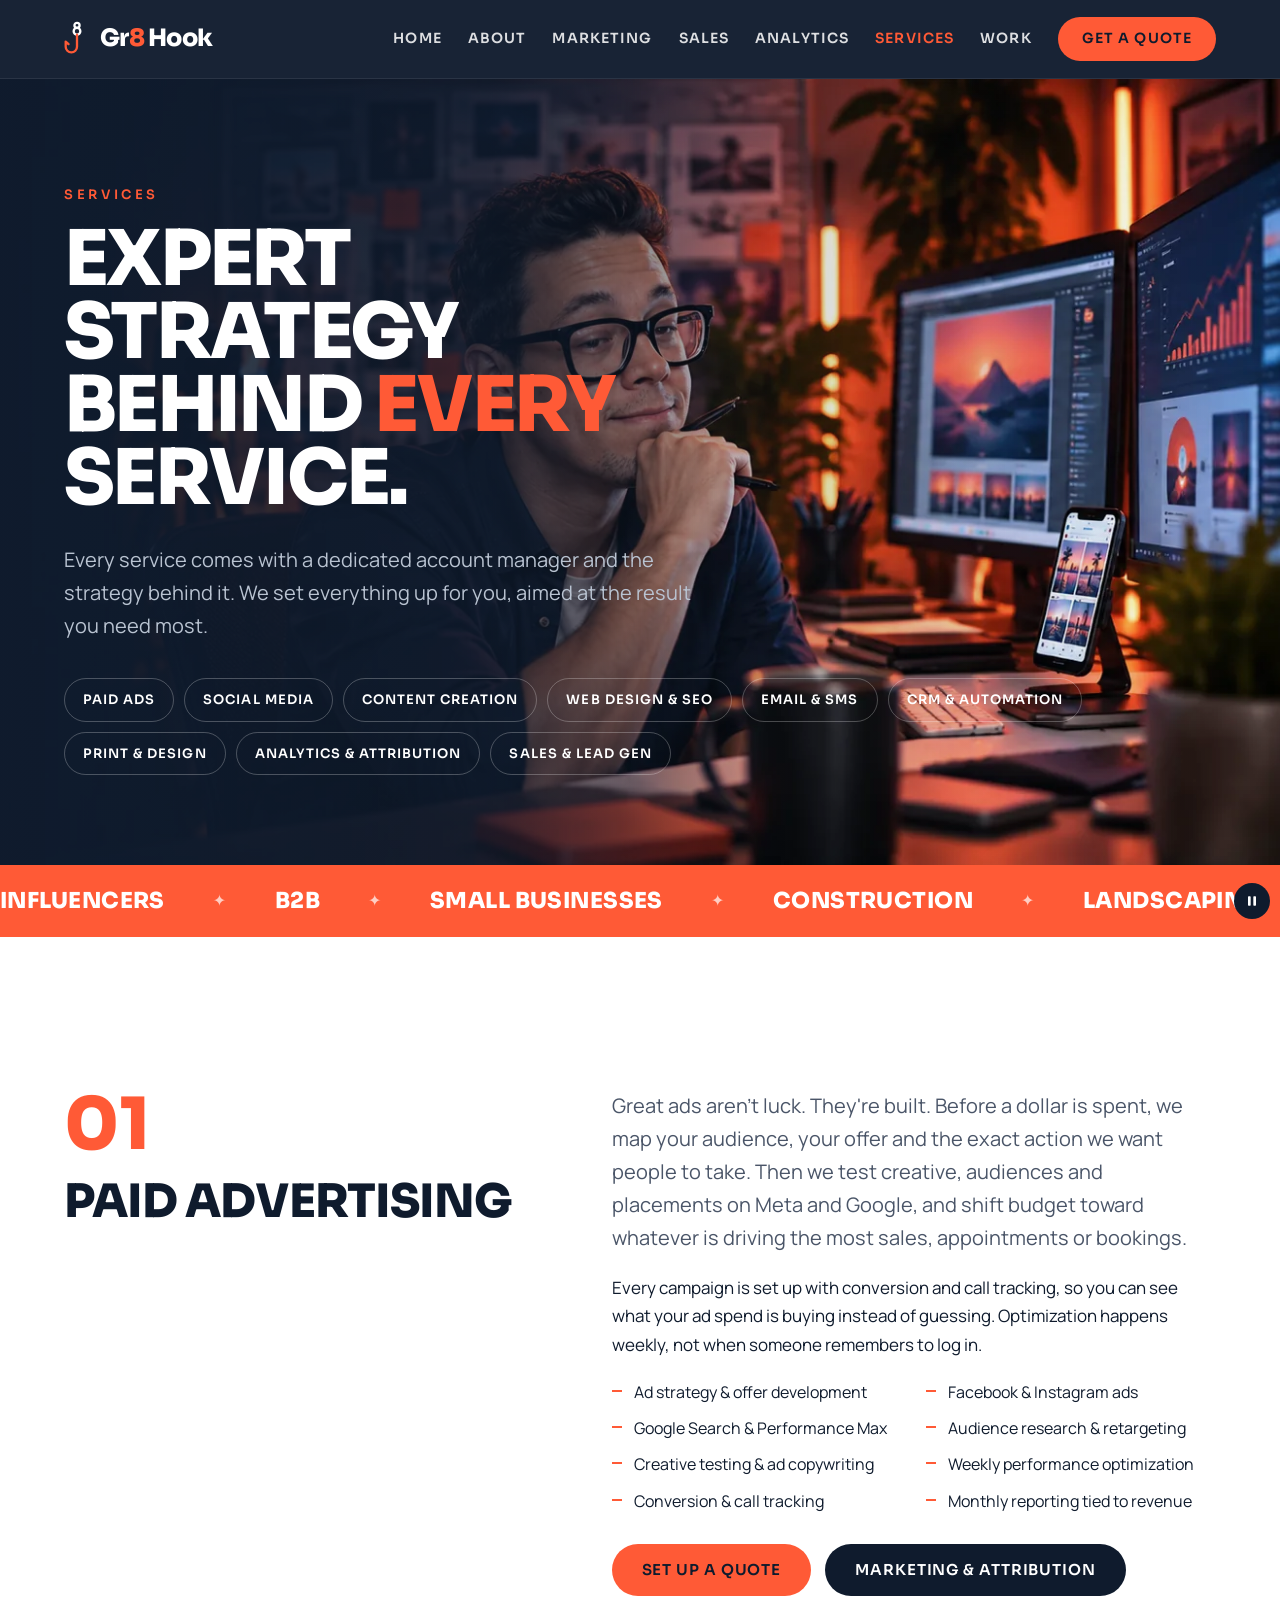
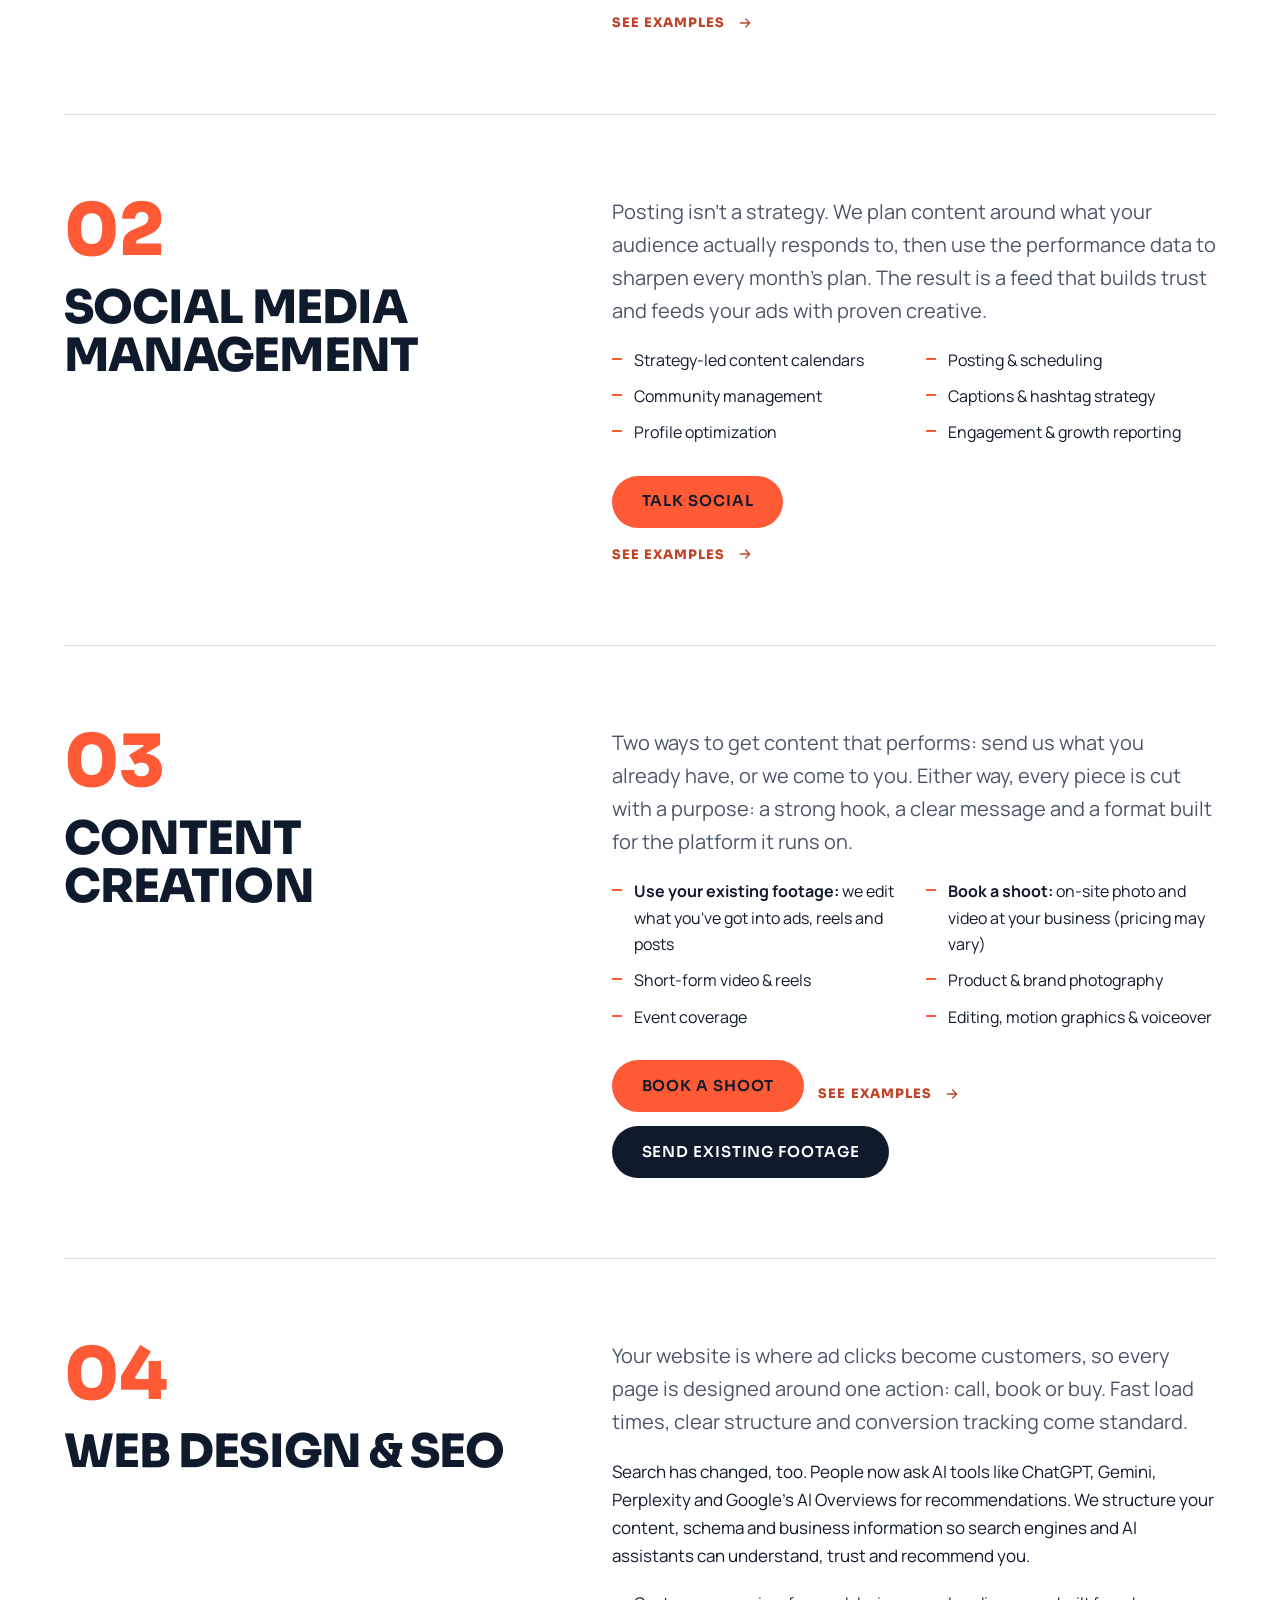
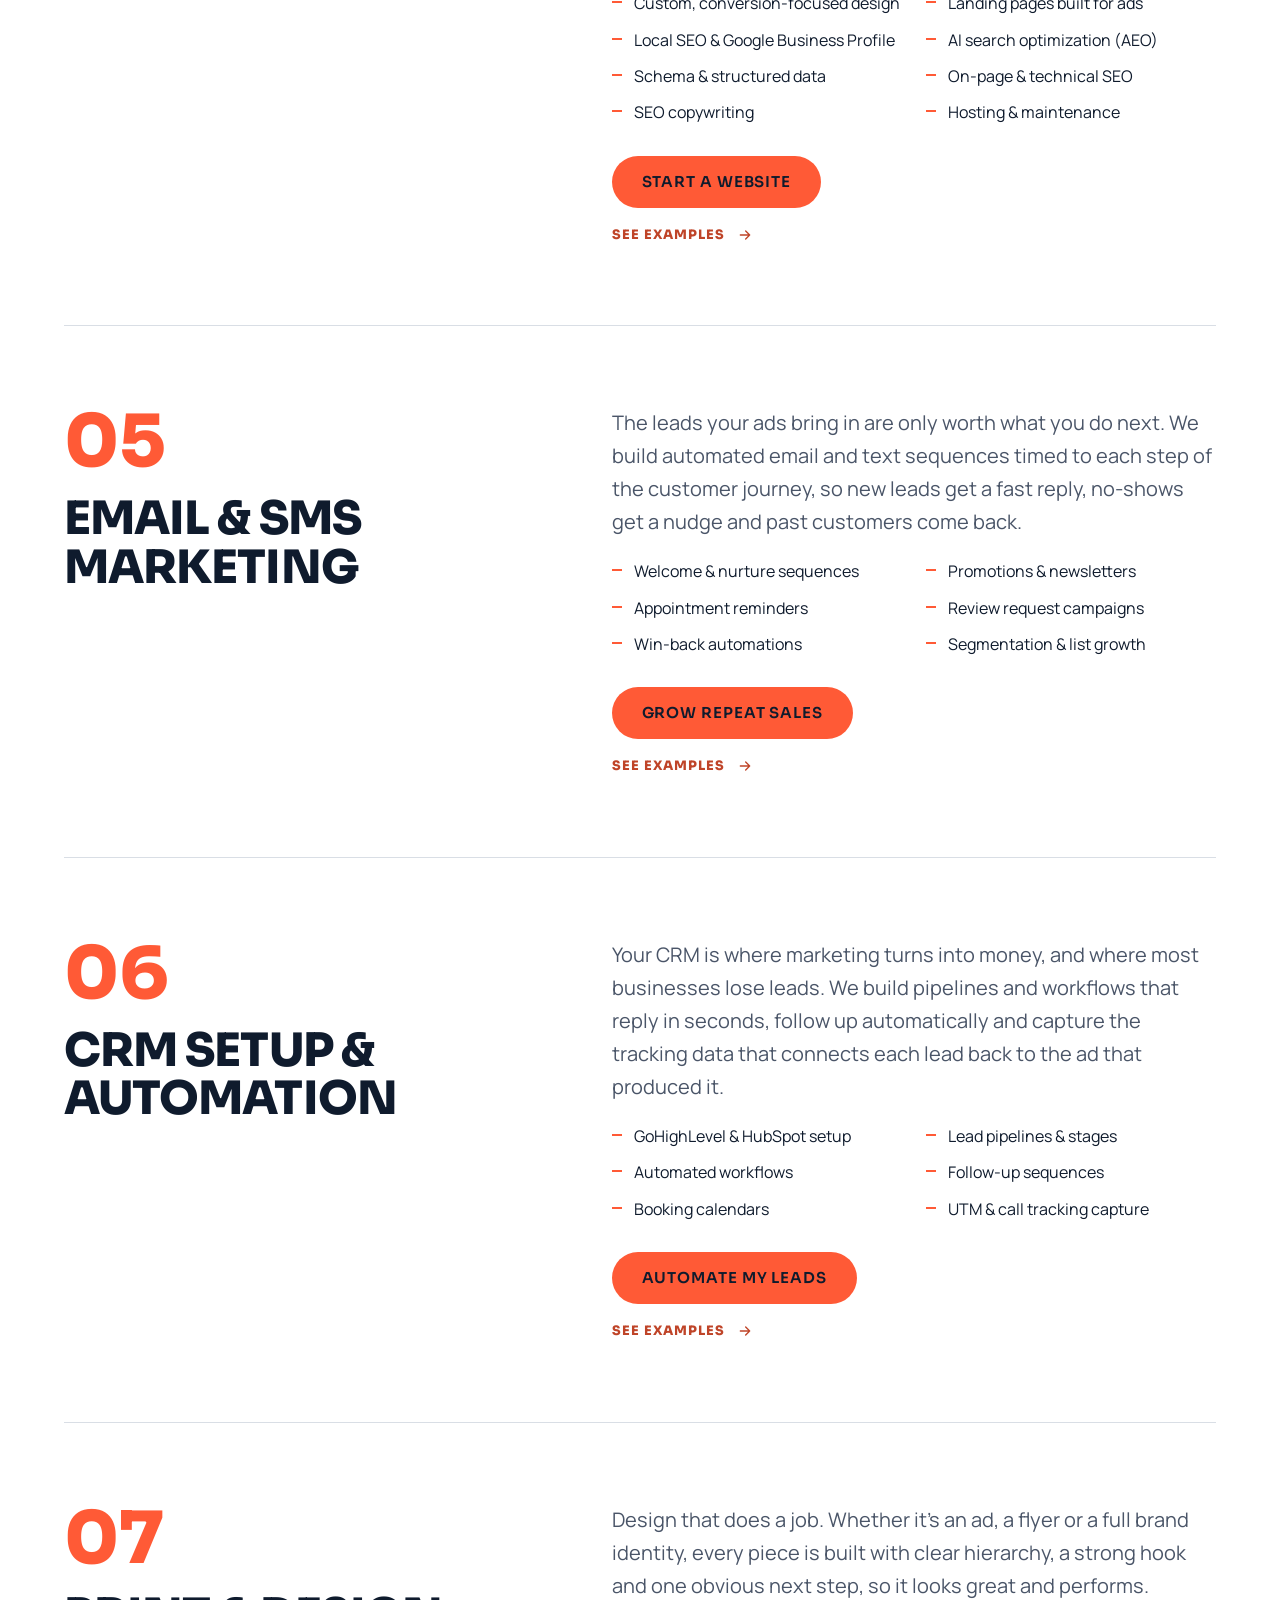
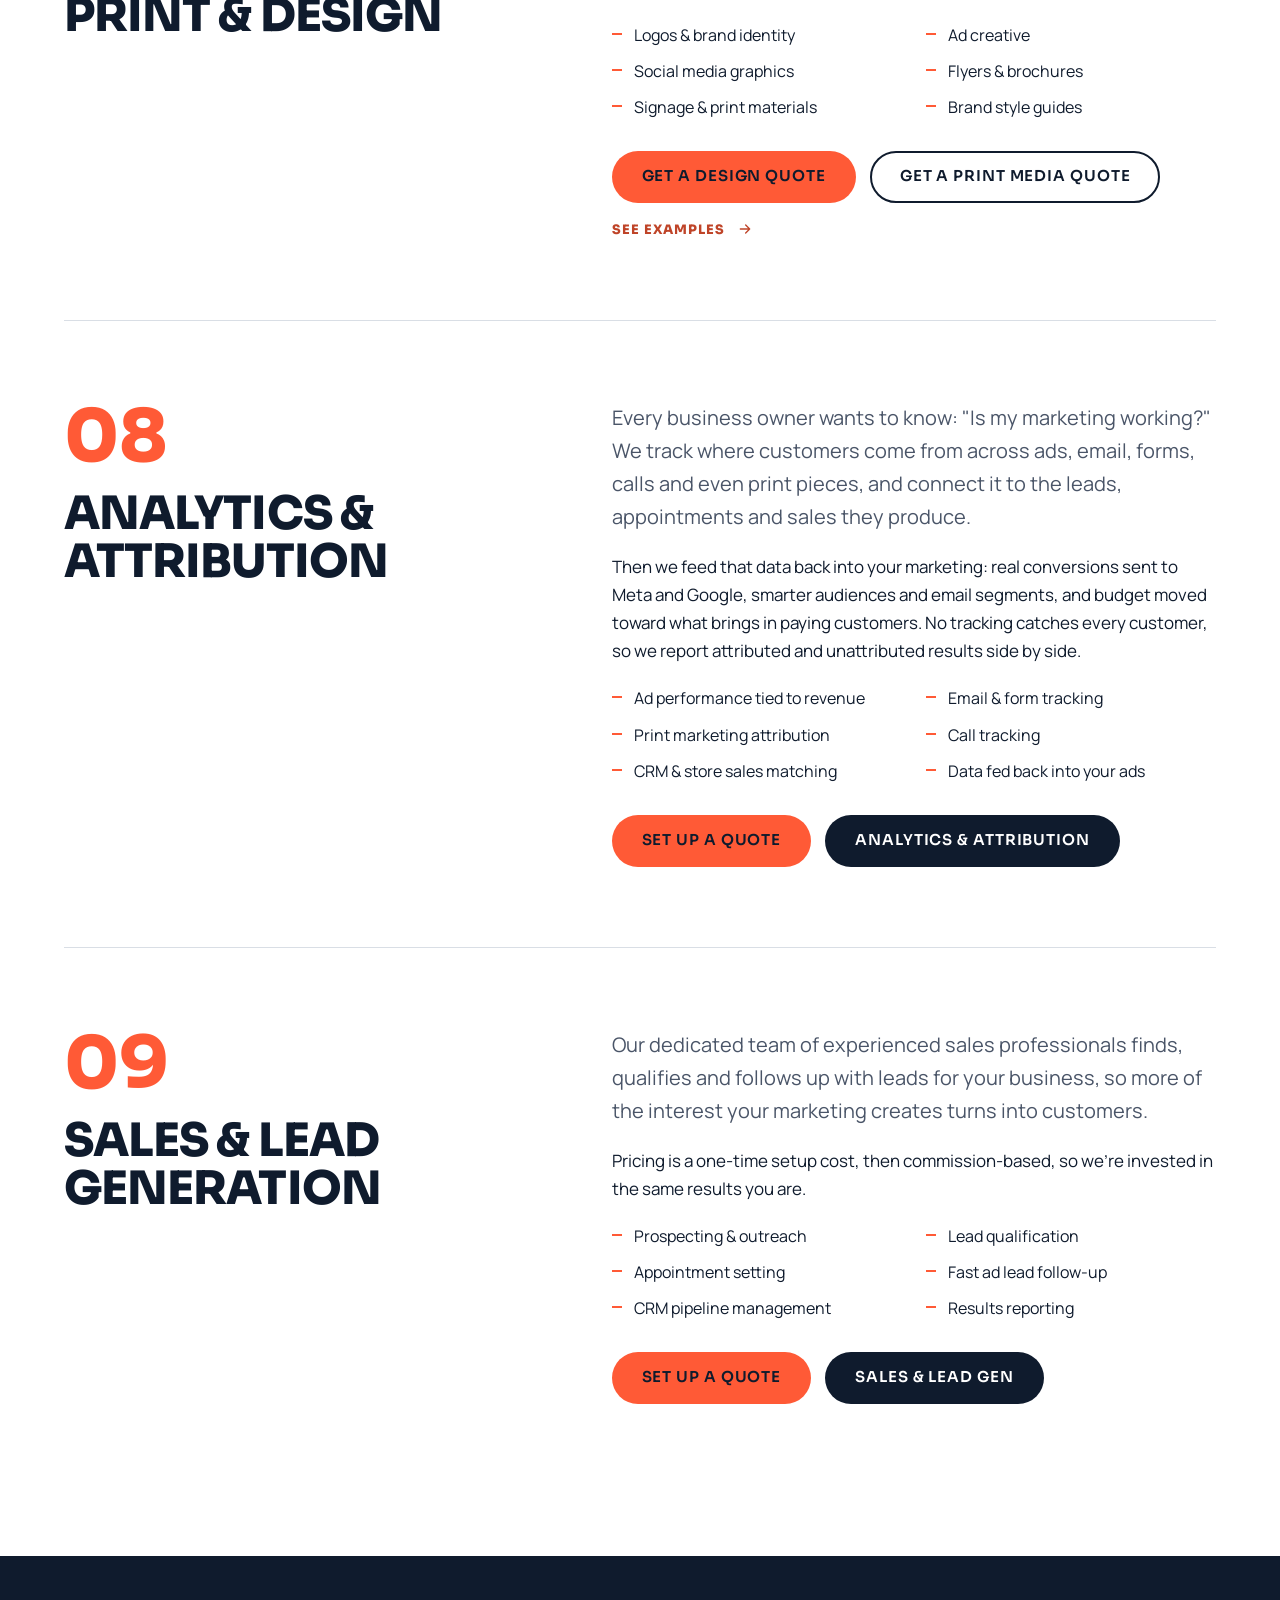
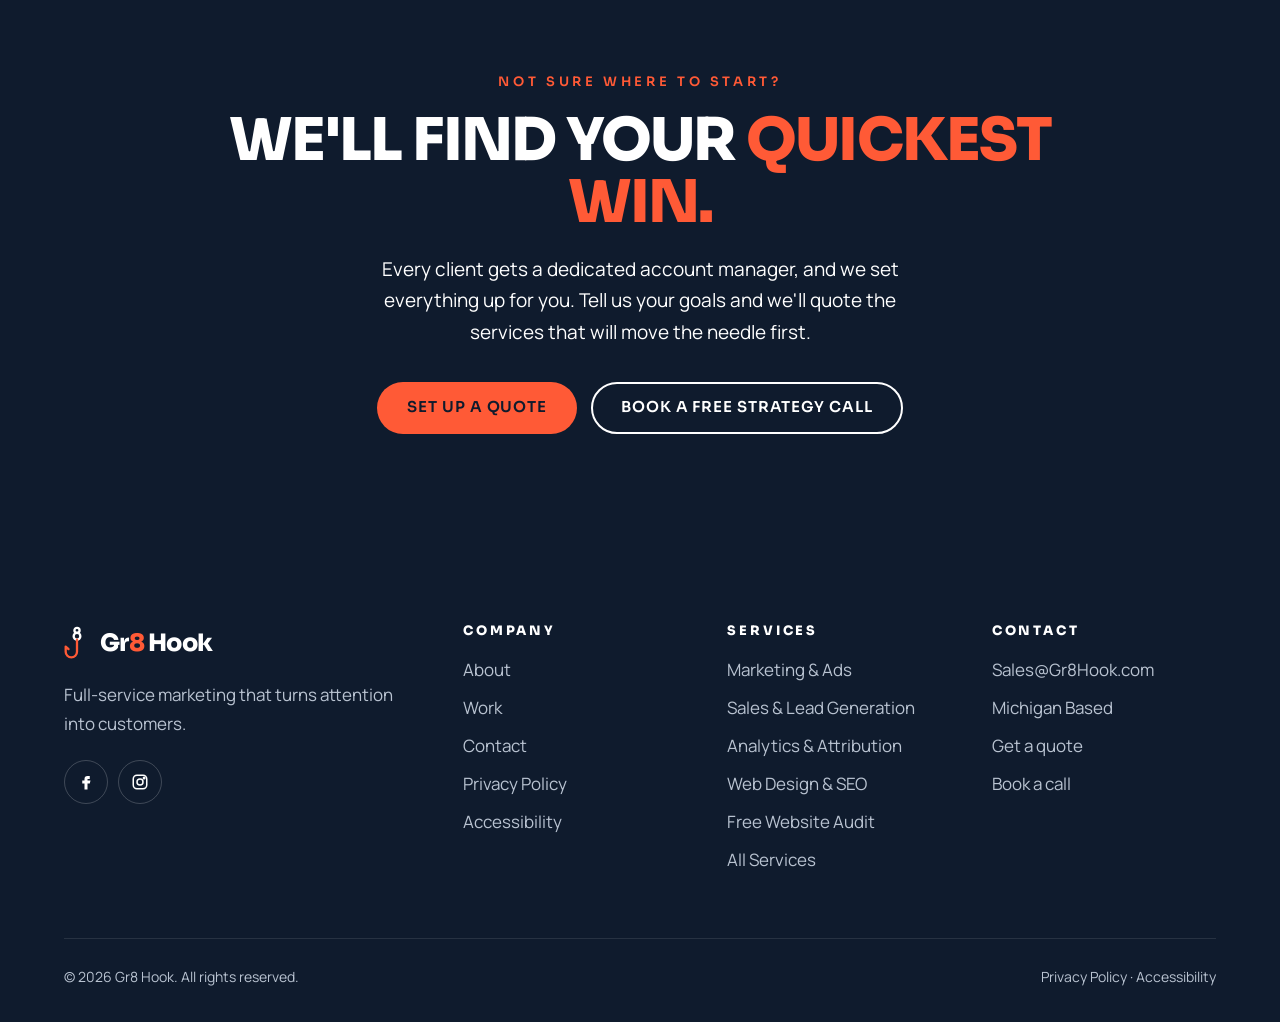
<file: services/index.html>
<!doctype html>
<html lang="en">
<head>
<meta charset="utf-8">
<meta name="viewport" content="width=device-width, initial-scale=1">
<title>Marketing Services | Ads, SEO, Social &amp; More | Gr8 Hook</title>
<meta name="description" content="Paid ads with attribution, sales and lead generation, marketing analytics, content, web design with SEO and AI search, email and SMS, CRM and design.">
<meta name="robots" content="index, follow, max-image-preview:large">
<link rel="canonical" href="https://gr8hook.com/services/">
<meta name="theme-color" content="#0F1B2D">
<meta property="og:type" content="website">
<meta property="og:site_name" content="Gr8 Hook">
<meta property="og:locale" content="en_US">
<meta property="og:title" content="Marketing Services | Ads, SEO, Social &amp; More | Gr8 Hook">
<meta property="og:description" content="Paid ads with attribution, sales and lead generation, marketing analytics, content, web design with SEO and AI search, email and SMS, CRM and design.">
<meta property="og:url" content="https://gr8hook.com/services/">
<meta property="og:image" content="https://gr8hook.com/assets/og-image.png">
<meta property="og:image:width" content="1200">
<meta property="og:image:height" content="630">
<meta property="og:image:alt" content="Gr8 Hook logo: a fishing hook whose eye forms an 8">
<meta name="twitter:card" content="summary_large_image">
<meta name="twitter:title" content="Marketing Services | Ads, SEO, Social &amp; More | Gr8 Hook">
<meta name="twitter:description" content="Paid ads with attribution, sales and lead generation, marketing analytics, content, web design with SEO and AI search, email and SMS, CRM and design.">
<meta name="twitter:image" content="https://gr8hook.com/assets/og-image.png">
<link rel="apple-touch-icon" href="../assets/apple-touch-icon.png">
<link rel="manifest" href="../site.webmanifest">
<script type="application/ld+json">
{
  "@context": "https://schema.org",
  "@graph": [
    {
      "@type": "ProfessionalService",
      "@id": "https://gr8hook.com/#organization",
      "sameAs": [
        "https://www.facebook.com/gr8hook",
        "https://www.instagram.com/gr8hook"
      ],
      "name": "Gr8 Hook",
      "alternateName": "Gr8 Hook Marketing",
      "url": "https://gr8hook.com/",
      "logo": "https://gr8hook.com/assets/logo.png",
      "image": "https://gr8hook.com/assets/og-image.png",
      "description": "Marketing agency offering paid advertising with attribution, an outsourced sales and lead generation team, and marketing analytics across ads, email, forms, calls and print, plus content creation, web design with SEO and AI search, email and SMS, CRM automation and print design. Every client gets a dedicated account manager, and pricing is by custom quote.",
      "email": "Sales@Gr8Hook.com",
      "address": {
        "@type": "PostalAddress",
        "addressRegion": "MI",
        "addressCountry": "US"
      },
      "founder": {
        "@id": "https://gr8hook.com/about/#brandon"
      },
      "areaServed": {
        "@type": "Country",
        "name": "United States"
      },
      "knowsAbout": [
        "Paid Advertising",
        "Marketing Attribution",
        "Lead Generation",
        "Outsourced Sales",
        "Marketing Analytics",
        "Print Marketing Attribution",
        "Social Media Management",
        "Content Creation",
        "Web Design & SEO",
        "Email & SMS Marketing",
        "CRM Setup & Automation",
        "Print & Design"
      ],
      "hasOfferCatalog": {
        "@type": "OfferCatalog",
        "name": "Marketing, sales and analytics services",
        "itemListElement": [
          {
            "@type": "Offer",
            "itemOffered": {
              "@type": "Service",
              "name": "Marketing & Paid Advertising",
              "url": "https://gr8hook.com/marketing/"
            }
          },
          {
            "@type": "Offer",
            "itemOffered": {
              "@type": "Service",
              "name": "Sales & Lead Generation",
              "url": "https://gr8hook.com/sales/"
            }
          },
          {
            "@type": "Offer",
            "itemOffered": {
              "@type": "Service",
              "name": "Analytics & Attribution",
              "url": "https://gr8hook.com/analytics/"
            }
          },
          {
            "@type": "Offer",
            "itemOffered": {
              "@type": "Service",
              "name": "Social Media Management",
              "url": "https://gr8hook.com/services/#social-media"
            }
          },
          {
            "@type": "Offer",
            "itemOffered": {
              "@type": "Service",
              "name": "Content Creation",
              "url": "https://gr8hook.com/services/#content"
            }
          },
          {
            "@type": "Offer",
            "itemOffered": {
              "@type": "Service",
              "name": "Web Design & SEO",
              "url": "https://gr8hook.com/services/#web-seo"
            }
          },
          {
            "@type": "Offer",
            "itemOffered": {
              "@type": "Service",
              "name": "Email & SMS Marketing",
              "url": "https://gr8hook.com/services/#email-sms"
            }
          },
          {
            "@type": "Offer",
            "itemOffered": {
              "@type": "Service",
              "name": "CRM Setup & Automation",
              "url": "https://gr8hook.com/services/#crm"
            }
          },
          {
            "@type": "Offer",
            "itemOffered": {
              "@type": "Service",
              "name": "Print & Design",
              "url": "https://gr8hook.com/services/#design"
            }
          }
        ]
      }
    },
    {
      "@type": "WebSite",
      "@id": "https://gr8hook.com/#website",
      "url": "https://gr8hook.com/",
      "name": "Gr8 Hook",
      "publisher": {
        "@id": "https://gr8hook.com/#organization"
      },
      "inLanguage": "en-US"
    },
    {
      "@type": "WebPage",
      "@id": "https://gr8hook.com/services/#webpage",
      "url": "https://gr8hook.com/services/",
      "name": "Marketing Services | Ads, SEO, Social & More | Gr8 Hook",
      "description": "Paid ads with attribution, sales and lead generation, marketing analytics, content, web design with SEO and AI search, email and SMS, CRM and design.",
      "isPartOf": {
        "@id": "https://gr8hook.com/#website"
      },
      "about": {
        "@id": "https://gr8hook.com/#organization"
      },
      "inLanguage": "en-US"
    },
    {
      "@type": "BreadcrumbList",
      "itemListElement": [
        {
          "@type": "ListItem",
          "position": 1,
          "name": "Home",
          "item": "https://gr8hook.com/"
        },
        {
          "@type": "ListItem",
          "position": 2,
          "name": "Services",
          "item": "https://gr8hook.com/services/"
        }
      ]
    },
    {
      "@type": "ItemList",
      "name": "Gr8 Hook marketing services",
      "itemListElement": [
        {
          "@type": "ListItem",
          "position": 1,
          "item": {
            "@type": "Service",
            "@id": "https://gr8hook.com/services/#paid-ads",
            "name": "Paid Advertising",
            "description": "Ad strategy, creative testing and weekly performance optimization for Meta and Google campaigns, tracked from click to customer.",
            "url": "https://gr8hook.com/marketing/",
            "serviceType": "Paid Advertising",
            "provider": {
              "@id": "https://gr8hook.com/#organization"
            },
            "areaServed": {
              "@type": "Country",
              "name": "United States"
            }
          }
        },
        {
          "@type": "ListItem",
          "position": 2,
          "item": {
            "@type": "Service",
            "@id": "https://gr8hook.com/services/#social-media",
            "name": "Social Media Management",
            "description": "Strategy-led content calendars, posting, community management and performance reporting.",
            "url": "https://gr8hook.com/services/#social-media",
            "serviceType": "Social Media Management",
            "provider": {
              "@id": "https://gr8hook.com/#organization"
            },
            "areaServed": {
              "@type": "Country",
              "name": "United States"
            }
          }
        },
        {
          "@type": "ListItem",
          "position": 3,
          "item": {
            "@type": "Service",
            "@id": "https://gr8hook.com/services/#content",
            "name": "Content Creation",
            "description": "Editing of existing footage or on-site photo and video shoots, cut into ads, reels and posts built to perform.",
            "url": "https://gr8hook.com/services/#content",
            "serviceType": "Content Creation",
            "provider": {
              "@id": "https://gr8hook.com/#organization"
            },
            "areaServed": {
              "@type": "Country",
              "name": "United States"
            }
          }
        },
        {
          "@type": "ListItem",
          "position": 4,
          "item": {
            "@type": "Service",
            "@id": "https://gr8hook.com/services/#web-seo",
            "name": "Web Design & SEO",
            "description": "Conversion-focused websites with local SEO, technical SEO and AI search optimization for ChatGPT, Gemini and AI Overviews.",
            "url": "https://gr8hook.com/services/#web-seo",
            "serviceType": "Web Design & SEO",
            "provider": {
              "@id": "https://gr8hook.com/#organization"
            },
            "areaServed": {
              "@type": "Country",
              "name": "United States"
            }
          }
        },
        {
          "@type": "ListItem",
          "position": 5,
          "item": {
            "@type": "Service",
            "@id": "https://gr8hook.com/services/#email-sms",
            "name": "Email & SMS Marketing",
            "description": "Automated email and text sequences: nurture, reminders, review requests and win-backs.",
            "url": "https://gr8hook.com/services/#email-sms",
            "serviceType": "Email & SMS Marketing",
            "provider": {
              "@id": "https://gr8hook.com/#organization"
            },
            "areaServed": {
              "@type": "Country",
              "name": "United States"
            }
          }
        },
        {
          "@type": "ListItem",
          "position": 6,
          "item": {
            "@type": "Service",
            "@id": "https://gr8hook.com/services/#crm",
            "name": "CRM Setup & Automation",
            "description": "GoHighLevel and HubSpot setup, lead pipelines, workflows and ad attribution tracking.",
            "url": "https://gr8hook.com/services/#crm",
            "serviceType": "CRM Setup & Automation",
            "provider": {
              "@id": "https://gr8hook.com/#organization"
            },
            "areaServed": {
              "@type": "Country",
              "name": "United States"
            }
          }
        },
        {
          "@type": "ListItem",
          "position": 7,
          "item": {
            "@type": "Service",
            "@id": "https://gr8hook.com/services/#design",
            "name": "Print & Design",
            "description": "Ad creative, logos, brand identity, social graphics and print materials.",
            "url": "https://gr8hook.com/services/#design",
            "serviceType": "Print & Design",
            "provider": {
              "@id": "https://gr8hook.com/#organization"
            },
            "areaServed": {
              "@type": "Country",
              "name": "United States"
            }
          }
        },
        {
          "@type": "ListItem",
          "position": 8,
          "item": {
            "@type": "Service",
            "@id": "https://gr8hook.com/analytics/#service",
            "name": "Analytics & Attribution",
            "description": "Attribution across ads, email, forms, calls, CRM deals and print marketing, with data fed back into campaigns.",
            "url": "https://gr8hook.com/analytics/",
            "serviceType": "Marketing Analytics",
            "provider": {
              "@id": "https://gr8hook.com/#organization"
            },
            "areaServed": {
              "@type": "Country",
              "name": "United States"
            }
          }
        },
        {
          "@type": "ListItem",
          "position": 9,
          "item": {
            "@type": "Service",
            "@id": "https://gr8hook.com/sales/#service",
            "name": "Sales & Lead Generation",
            "description": "Outsourced sales team for prospecting, qualification, appointment setting and follow-up. One-time setup, then commission-based.",
            "url": "https://gr8hook.com/sales/",
            "serviceType": "Lead Generation",
            "provider": {
              "@id": "https://gr8hook.com/#organization"
            },
            "areaServed": {
              "@type": "Country",
              "name": "United States"
            }
          }
        }
      ]
    }
  ]
}
</script>
<link rel="icon" href="../favicon.ico" sizes="any">
<link rel="icon" href="../assets/favicon.svg" type="image/svg+xml">
<link rel="icon" href="../assets/favicon-32.png" type="image/png" sizes="32x32">
<link rel="preload" href="../assets/fonts/sora-latin-800-normal.woff2" as="font" type="font/woff2" crossorigin>
<link rel="preload" href="../assets/fonts/manrope-latin-400-normal.woff2" as="font" type="font/woff2" crossorigin>
<link rel="stylesheet" href="../css/style.min.css?v=189093b026">
<!-- Meta Pixel Code -->
<script>
!function(f,b,e,v,n,t,s)
{if(f.fbq)return;n=f.fbq=function(){n.callMethod?
n.callMethod.apply(n,arguments):n.queue.push(arguments)};
if(!f._fbq)f._fbq=n;n.push=n;n.loaded=!0;n.version='2.0';
n.queue=[];t=b.createElement(e);t.async=!0;
t.src=v;s=b.getElementsByTagName(e)[0];
s.parentNode.insertBefore(t,s)}(window, document,'script',
'https://connect.facebook.net/en_US/fbevents.js');
fbq('init', '1065242523233854');
fbq('track', 'PageView');
</script>
<noscript><img height="1" width="1" style="display:none"
src="https://www.facebook.com/tr?id=1065242523233854&ev=PageView&noscript=1"
alt="" /></noscript>
<!-- End Meta Pixel Code -->
</head>
<body>
<a class="skip-link" href="#main">Skip to main content</a>

<header class="site-header">
  <div class="container">
    <a class="brand" href="../" aria-label="Gr8 Hook home">
      <svg viewBox="0 0 100 140" fill="none" aria-hidden="true"><circle cx="50" cy="17" r="10" stroke="#FFFFFF" stroke-width="9"/><circle cx="50" cy="40" r="13" stroke="#FFFFFF" stroke-width="9"/><path d="M50 53 L50 100 A22 22 0 0 1 6 100 L6 80 L17 90" stroke="#FF5A36" stroke-width="9" stroke-linecap="round" stroke-linejoin="round"/></svg>
      <span>Gr<span class="accent">8</span> Hook</span>
    </a>
    <button class="nav-toggle" aria-label="Open menu" aria-expanded="false" aria-controls="site-nav">
      <svg viewBox="0 0 24 24" fill="none" stroke="currentColor" stroke-width="2" stroke-linecap="round" aria-hidden="true"><path d="M4 7h16M4 12h16M4 17h16"/></svg>
    </button>
    <nav class="nav" id="site-nav" aria-label="Main">
      <a href="../">Home</a>
      <a href="../about/">About</a>
      <a href="../marketing/">Marketing</a>
      <a href="../sales/">Sales</a>
      <a href="../analytics/">Analytics</a>
      <a href="../services/" aria-current="page">Services</a>
      <a href="../work/">Work</a>
      <a class="btn btn--coral" href="../contact/#quote">Get a Quote</a>
    </nav>
  </div>
</header>

<main id="main" tabindex="-1">

  <section class="hero hero--page hero--img hero--services dark">
    <div class="container">
      <span class="eyebrow">Services</span>
      <h1 class="display">Expert strategy behind <span class="accent">every</span> service.</h1>
      <p class="lead">Every service comes with a dedicated account manager and the strategy behind it. We set everything up for you, aimed at the result you need most.</p>
      <nav class="svc-index" aria-label="Jump to a service">
        <a href="#paid-ads">Paid Ads</a>
        <a href="#social-media">Social Media</a>
        <a href="#content">Content Creation</a>
        <a href="#web-seo">Web Design &amp; SEO</a>
        <a href="#email-sms">Email &amp; SMS</a>
        <a href="#crm">CRM &amp; Automation</a>
        <a href="#design">Print &amp; Design</a>
        <a href="#analytics">Analytics &amp; Attribution</a>
        <a href="#sales">Sales &amp; Lead Gen</a>
      </nav>
    </div>
  </section>

  <div class="strip strip--uses" data-strip>
    <h2 class="sr-only">Who we work with</h2>
    <ul class="sr-only"><li>Influencers</li><li>B2B</li><li>Small Businesses</li><li>Construction</li><li>Landscaping</li><li>Musicians</li><li>Restaurants &amp; Cafés</li><li>Salons &amp; Spas</li><li>Fitness Coaches</li><li>Home Services</li><li>Real Estate</li><li>E-commerce</li><li>Course Creators</li><li>Auto Shops</li><li>Event Venues</li><li>Nonprofits</li></ul>
    <div class="strip-track" aria-hidden="true">
      <span>Influencers</span><span>B2B</span><span>Small Businesses</span><span>Construction</span><span>Landscaping</span><span>Musicians</span><span>Restaurants &amp; Cafés</span><span>Salons &amp; Spas</span><span>Fitness Coaches</span><span>Home Services</span><span>Real Estate</span><span>E-commerce</span><span>Course Creators</span><span>Auto Shops</span><span>Event Venues</span><span>Nonprofits</span>
      <span>Influencers</span><span>B2B</span><span>Small Businesses</span><span>Construction</span><span>Landscaping</span><span>Musicians</span><span>Restaurants &amp; Cafés</span><span>Salons &amp; Spas</span><span>Fitness Coaches</span><span>Home Services</span><span>Real Estate</span><span>E-commerce</span><span>Course Creators</span><span>Auto Shops</span><span>Event Venues</span><span>Nonprofits</span>
    </div>
    <button class="strip-toggle" type="button" data-strip-toggle aria-pressed="false" aria-label="Pause scrolling text"><svg viewBox="0 0 24 24" fill="currentColor" aria-hidden="true"><rect x="6" y="5" width="4" height="14" rx="1"/><rect x="14" y="5" width="4" height="14" rx="1"/></svg></button>
  </div>

  <section class="section--tight">
    <div class="container">

      <article class="svc reveal" id="paid-ads">
        <div>
          <div class="svc-num">01</div>
          <h2>Paid Advertising</h2>
        </div>
        <div>
          <p class="lead">Great ads aren't luck. They're built. Before a dollar is spent, we map your audience, your offer and the exact action we want people to take. Then we test creative, audiences and placements on Meta and Google, and shift budget toward whatever is driving the most sales, appointments or bookings.</p>
          <p>Every campaign is set up with conversion and call tracking, so you can see what your ad spend is buying instead of guessing. Optimization happens weekly, not when someone remembers to log in.</p>
          <ul>
            <li>Ad strategy &amp; offer development</li>
            <li>Facebook &amp; Instagram ads</li>
            <li>Google Search &amp; Performance Max</li>
            <li>Audience research &amp; retargeting</li>
            <li>Creative testing &amp; ad copywriting</li>
            <li>Weekly performance optimization</li>
            <li>Conversion &amp; call tracking</li>
            <li>Monthly reporting tied to revenue</li>
          </ul>
          <div class="btn-row">
            <a class="btn btn--coral" href="../contact/?service=marketing#quote">Set Up a Quote</a>
            <a class="btn btn--navy" href="../marketing/">Marketing &amp; Attribution</a>
          </div>
          <a class="see-ex" href="../work/#work-paid-ads">See examples<span class="sr-only"> of our paid ads work</span> <svg viewBox="0 0 24 24" fill="none" stroke="currentColor" stroke-width="2" stroke-linecap="round" stroke-linejoin="round" aria-hidden="true"><path d="M5 12h14M13 6l6 6-6 6"/></svg></a>
        </div>
      </article>

      <article class="svc reveal" id="social-media">
        <div>
          <div class="svc-num">02</div>
          <h2>Social Media Management</h2>
        </div>
        <div>
          <p class="lead">Posting isn't a strategy. We plan content around what your audience actually responds to, then use the performance data to sharpen every month's plan. The result is a feed that builds trust and feeds your ads with proven creative.</p>
          <ul>
            <li>Strategy-led content calendars</li>
            <li>Posting &amp; scheduling</li>
            <li>Community management</li>
            <li>Captions &amp; hashtag strategy</li>
            <li>Profile optimization</li>
            <li>Engagement &amp; growth reporting</li>
          </ul>
          <a class="btn btn--coral" href="../contact/#book">Talk Social</a>
          <a class="see-ex" href="../work/#shorts">See examples<span class="sr-only"> of our social media work</span> <svg viewBox="0 0 24 24" fill="none" stroke="currentColor" stroke-width="2" stroke-linecap="round" stroke-linejoin="round" aria-hidden="true"><path d="M5 12h14M13 6l6 6-6 6"/></svg></a>
        </div>
      </article>

      <article class="svc reveal" id="content">
        <div>
          <div class="svc-num">03</div>
          <h2>Content Creation</h2>
        </div>
        <div>
          <p class="lead">Two ways to get content that performs: send us what you already have, or we come to you. Either way, every piece is cut with a purpose: a strong hook, a clear message and a format built for the platform it runs on.</p>
          <ul>
            <li><strong>Use your existing footage:</strong> we edit what you've got into ads, reels and posts</li>
            <li><strong>Book a shoot:</strong> on-site photo and video at your business (pricing may vary)</li>
            <li>Short-form video &amp; reels</li>
            <li>Product &amp; brand photography</li>
            <li>Event coverage</li>
            <li>Editing, motion graphics &amp; voiceover</li>
          </ul>
          <div class="btn-row">
            <a class="btn btn--coral" href="../contact/#book">Book a Shoot</a>
            <a class="see-ex" href="../work/#work-content">See examples<span class="sr-only"> of our content work</span> <svg viewBox="0 0 24 24" fill="none" stroke="currentColor" stroke-width="2" stroke-linecap="round" stroke-linejoin="round" aria-hidden="true"><path d="M5 12h14M13 6l6 6-6 6"/></svg></a>
            <a class="btn btn--navy" href="../contact/">Send Existing Footage</a>
          </div>
        </div>
      </article>

      <article class="svc reveal" id="web-seo">
        <div>
          <div class="svc-num">04</div>
          <h2>Web Design &amp; SEO</h2>
        </div>
        <div>
          <p class="lead">Your website is where ad clicks become customers, so every page is designed around one action: call, book or buy. Fast load times, clear structure and conversion tracking come standard.</p>
          <p>Search has changed, too. People now ask AI tools like ChatGPT, Gemini, Perplexity and Google's AI Overviews for recommendations. We structure your content, schema and business information so search engines and AI assistants can understand, trust and recommend you.</p>
          <ul>
            <li>Custom, conversion-focused design</li>
            <li>Landing pages built for ads</li>
            <li>Local SEO &amp; Google Business Profile</li>
            <li>AI search optimization (AEO)</li>
            <li>Schema &amp; structured data</li>
            <li>On-page &amp; technical SEO</li>
            <li>SEO copywriting</li>
            <li>Hosting &amp; maintenance</li>
          </ul>
          <a class="btn btn--coral" href="../contact/#book">Start a Website</a>
          <a class="see-ex" href="../work/#work-web">See examples<span class="sr-only"> of our web design work</span> <svg viewBox="0 0 24 24" fill="none" stroke="currentColor" stroke-width="2" stroke-linecap="round" stroke-linejoin="round" aria-hidden="true"><path d="M5 12h14M13 6l6 6-6 6"/></svg></a>
        </div>
      </article>

      <article class="svc reveal" id="email-sms">
        <div>
          <div class="svc-num">05</div>
          <h2>Email &amp; SMS Marketing</h2>
        </div>
        <div>
          <p class="lead">The leads your ads bring in are only worth what you do next. We build automated email and text sequences timed to each step of the customer journey, so new leads get a fast reply, no-shows get a nudge and past customers come back.</p>
          <ul>
            <li>Welcome &amp; nurture sequences</li>
            <li>Promotions &amp; newsletters</li>
            <li>Appointment reminders</li>
            <li>Review request campaigns</li>
            <li>Win-back automations</li>
            <li>Segmentation &amp; list growth</li>
          </ul>
          <a class="btn btn--coral" href="../contact/#book">Grow Repeat Sales</a>
          <a class="see-ex" href="../work/">See examples<span class="sr-only"> of our marketing work</span> <svg viewBox="0 0 24 24" fill="none" stroke="currentColor" stroke-width="2" stroke-linecap="round" stroke-linejoin="round" aria-hidden="true"><path d="M5 12h14M13 6l6 6-6 6"/></svg></a>
        </div>
      </article>

      <article class="svc reveal" id="crm">
        <div>
          <div class="svc-num">06</div>
          <h2>CRM Setup &amp; Automation</h2>
        </div>
        <div>
          <p class="lead">Your CRM is where marketing turns into money, and where most businesses lose leads. We build pipelines and workflows that reply in seconds, follow up automatically and capture the tracking data that connects each lead back to the ad that produced it.</p>
          <ul>
            <li>GoHighLevel &amp; HubSpot setup</li>
            <li>Lead pipelines &amp; stages</li>
            <li>Automated workflows</li>
            <li>Follow-up sequences</li>
            <li>Booking calendars</li>
            <li>UTM &amp; call tracking capture</li>
          </ul>
          <a class="btn btn--coral" href="../contact/#book">Automate My Leads</a>
          <a class="see-ex" href="../work/">See examples<span class="sr-only"> of our marketing work</span> <svg viewBox="0 0 24 24" fill="none" stroke="currentColor" stroke-width="2" stroke-linecap="round" stroke-linejoin="round" aria-hidden="true"><path d="M5 12h14M13 6l6 6-6 6"/></svg></a>
        </div>
      </article>

      <article class="svc reveal" id="design">
        <div>
          <div class="svc-num">07</div>
          <h2>Print &amp; Design</h2>
        </div>
        <div>
          <p class="lead">Design that does a job. Whether it's an ad, a flyer or a full brand identity, every piece is built with clear hierarchy, a strong hook and one obvious next step, so it looks great and performs.</p>
          <ul>
            <li>Logos &amp; brand identity</li>
            <li>Ad creative</li>
            <li>Social media graphics</li>
            <li>Flyers &amp; brochures</li>
            <li>Signage &amp; print materials</li>
            <li>Brand style guides</li>
          </ul>
          <div class="btn-row">
            <a class="btn btn--coral" href="../contact/#book">Get a Design Quote</a>
            <a class="btn btn--ghost" href="../contact/?service=design#quote">Get a Print Media Quote</a>
          </div>
          <a class="see-ex" href="../work/#work-branding">See examples<span class="sr-only"> of our print and design work</span> <svg viewBox="0 0 24 24" fill="none" stroke="currentColor" stroke-width="2" stroke-linecap="round" stroke-linejoin="round" aria-hidden="true"><path d="M5 12h14M13 6l6 6-6 6"/></svg></a>
        </div>
      </article>

      <article class="svc reveal" id="analytics">
        <div>
          <div class="svc-num">08</div>
          <h2>Analytics &amp; Attribution</h2>
        </div>
        <div>
          <p class="lead">Every business owner wants to know: "Is my marketing working?" We track where customers come from across ads, email, forms, calls and even print pieces, and connect it to the leads, appointments and sales they produce.</p>
          <p>Then we feed that data back into your marketing: real conversions sent to Meta and Google, smarter audiences and email segments, and budget moved toward what brings in paying customers. No tracking catches every customer, so we report attributed and unattributed results side by side.</p>
          <ul>
            <li>Ad performance tied to revenue</li>
            <li>Email &amp; form tracking</li>
            <li>Print marketing attribution</li>
            <li>Call tracking</li>
            <li>CRM &amp; store sales matching</li>
            <li>Data fed back into your ads</li>
          </ul>
          <div class="btn-row">
            <a class="btn btn--coral" href="../contact/?service=analytics#quote">Set Up a Quote</a>
            <a class="btn btn--navy" href="../analytics/">Analytics &amp; Attribution</a>
          </div>
        </div>
      </article>

      <article class="svc reveal" id="sales">
        <div>
          <div class="svc-num">09</div>
          <h2>Sales &amp; Lead Generation</h2>
        </div>
        <div>
          <p class="lead">Our dedicated team of experienced sales professionals finds, qualifies and follows up with leads for your business, so more of the interest your marketing creates turns into customers.</p>
          <p>Pricing is a one-time setup cost, then commission-based, so we're invested in the same results you are.</p>
          <ul>
            <li>Prospecting &amp; outreach</li>
            <li>Lead qualification</li>
            <li>Appointment setting</li>
            <li>Fast ad lead follow-up</li>
            <li>CRM pipeline management</li>
            <li>Results reporting</li>
          </ul>
          <div class="btn-row">
            <a class="btn btn--coral" href="../contact/?service=sales#quote">Set Up a Quote</a>
            <a class="btn btn--navy" href="../sales/">Sales &amp; Lead Gen</a>
          </div>
        </div>
      </article>

    </div>
  </section>

  <section class="cta dark">
    <div class="container">
      <span class="eyebrow">Not sure where to start?</span>
      <h2 class="h2">We'll find your <span class="accent">quickest win.</span></h2>
      <p>Every client gets a dedicated account manager, and we set everything up for you. Tell us your goals and we'll quote the services that will move the needle first.</p>
      <div class="btn-row">
        <a class="btn btn--coral" href="../contact/#quote">Set Up a Quote</a>
        <a class="btn btn--ghost" href="../contact/#book">Book a Free Strategy Call</a>
      </div>
    </div>
  </section>

</main>

<footer class="site-footer">
  <div class="container">
    <div class="footer-grid">
      <div>
        <a class="brand" href="../" aria-label="Gr8 Hook home">
          <svg viewBox="0 0 100 140" fill="none" aria-hidden="true"><circle cx="50" cy="17" r="10" stroke="#FFFFFF" stroke-width="9"/><circle cx="50" cy="40" r="13" stroke="#FFFFFF" stroke-width="9"/><path d="M50 53 L50 100 A22 22 0 0 1 6 100 L6 80 L17 90" stroke="#FF5A36" stroke-width="9" stroke-linecap="round" stroke-linejoin="round"/></svg>
          <span>Gr<span class="accent">8</span> Hook</span>
        </a>
        <p>Full-service marketing that turns attention into customers.</p>
        <div class="socials">
          <a href="https://www.facebook.com/gr8hook" target="_blank" rel="noopener" aria-label="Gr8 Hook on Facebook (opens in a new tab)"><svg viewBox="0 0 24 24" fill="currentColor" aria-hidden="true"><path d="M14 8h3V4h-3c-2.8 0-4 1.7-4 4v2H7v4h3v8h4v-8h3l1-4h-4V8.5c0-.3.2-.5.5-.5z"/></svg></a>
          <a href="https://www.instagram.com/gr8hook" target="_blank" rel="noopener" aria-label="Gr8 Hook on Instagram (opens in a new tab)"><svg viewBox="0 0 24 24" fill="none" stroke="currentColor" stroke-width="2" aria-hidden="true"><rect x="3" y="3" width="18" height="18" rx="5"/><circle cx="12" cy="12" r="4"/><circle cx="17.5" cy="6.5" r="1" fill="currentColor"/></svg></a>
        </div>
      </div>
      <div>
        <h2 class="ft-h">Company</h2>
        <ul>
          <li><a href="../about/">About</a></li>
          <li><a href="../work/">Work</a></li>
          <li><a href="../contact/">Contact</a></li>
          <li><a href="../privacy/">Privacy Policy</a></li>
          <li><a href="../accessibility/">Accessibility</a></li>
        </ul>
      </div>
      <div>
        <h2 class="ft-h">Services</h2>
        <ul>
          <li><a href="../marketing/">Marketing &amp; Ads</a></li>
          <li><a href="../sales/">Sales &amp; Lead Generation</a></li>
          <li><a href="../analytics/">Analytics &amp; Attribution</a></li>
          <li><a href="../services/#web-seo">Web Design &amp; SEO</a></li>
          <li><a href="../audit/">Free Website Audit</a></li>
          <li><a href="../services/">All Services</a></li>
        </ul>
      </div>
      <div>
        <h2 class="ft-h">Contact</h2>
        <ul>
          <li><a href="mailto:Sales@Gr8Hook.com">Sales@Gr8Hook.com</a></li>
          <li>Michigan Based</li>
          <li><a href="../contact/#quote">Get a quote</a></li>
          <li><a href="../contact/#book">Book a call</a></li>
        </ul>
      </div>
    </div>
    <div class="footer-bottom">
      <span>&copy; <span id="year">2026</span> Gr8 Hook. All rights reserved.</span>
      <span><a href="../privacy/">Privacy Policy</a> · <a href="../accessibility/">Accessibility</a></span>
    </div>
  </div>
</footer>

<script src="../js/main.js?v=905780f7b3"></script>
</body>
</html>
</file>
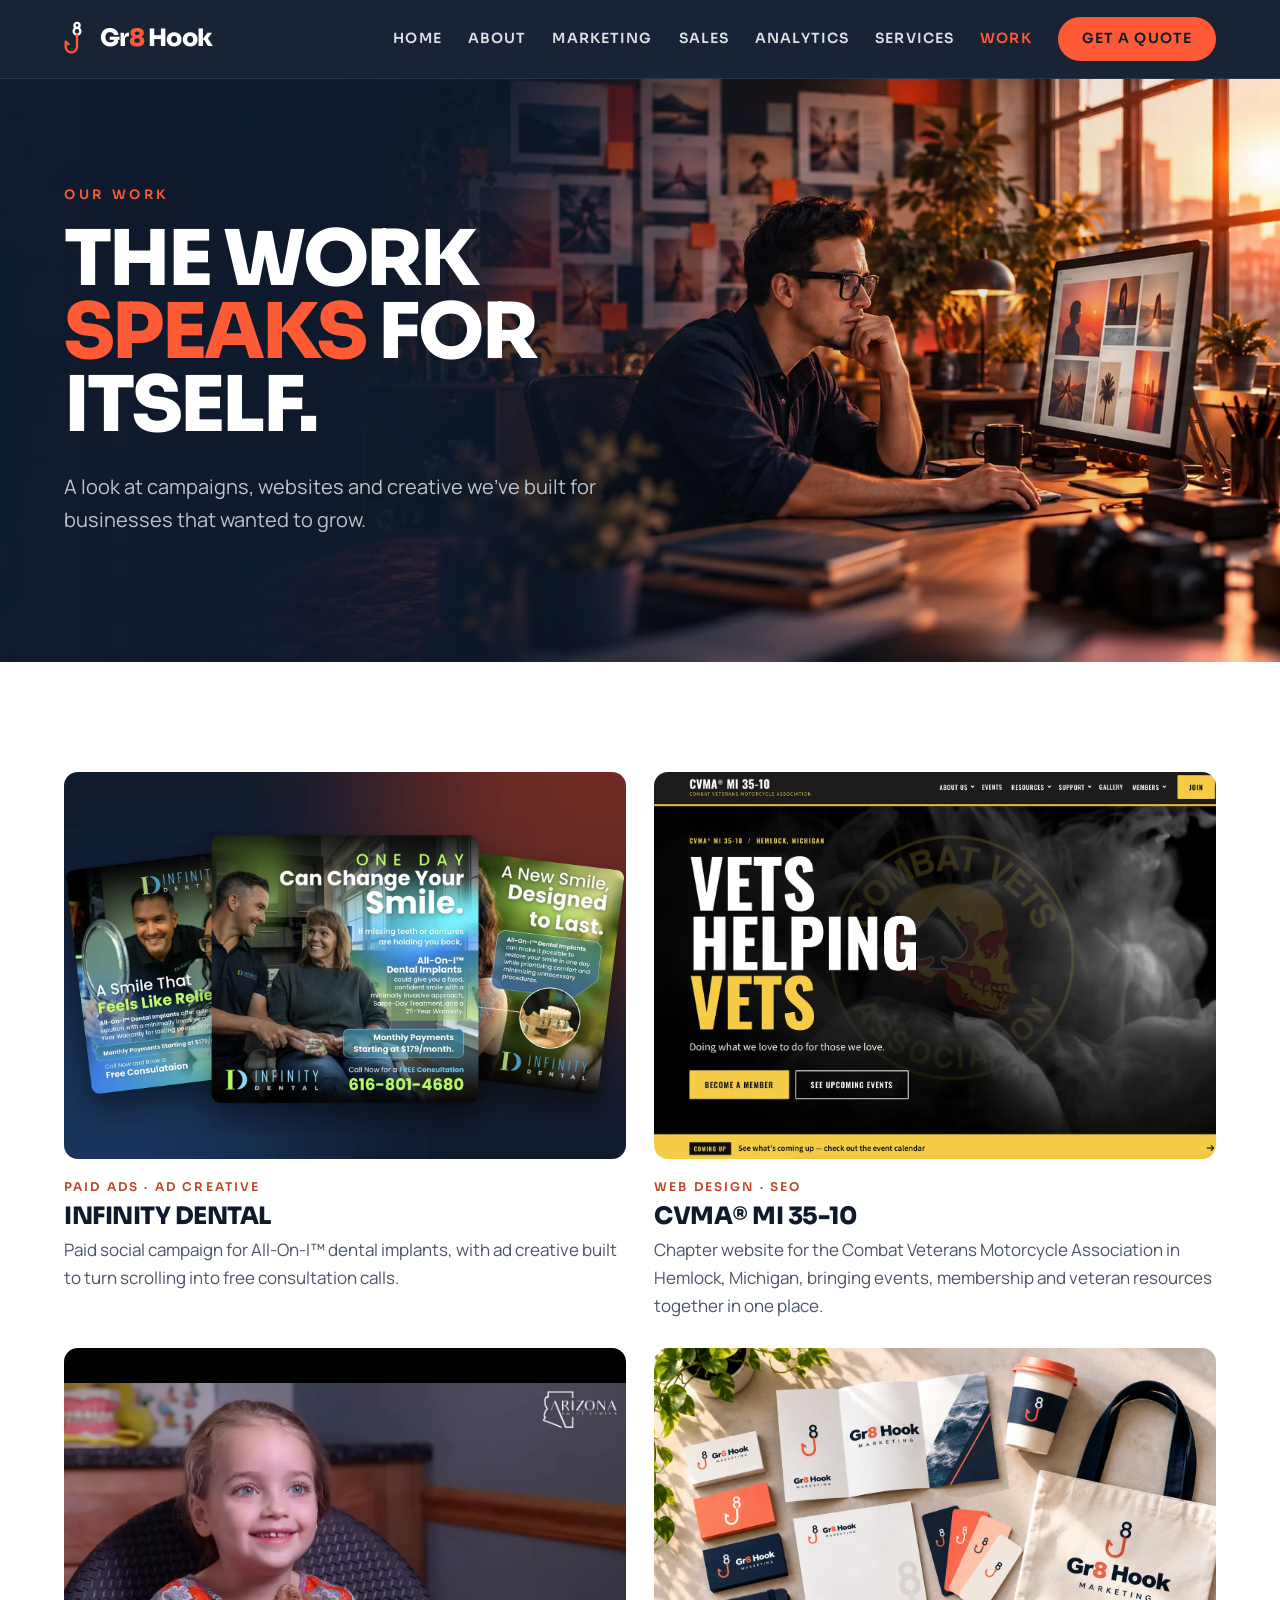
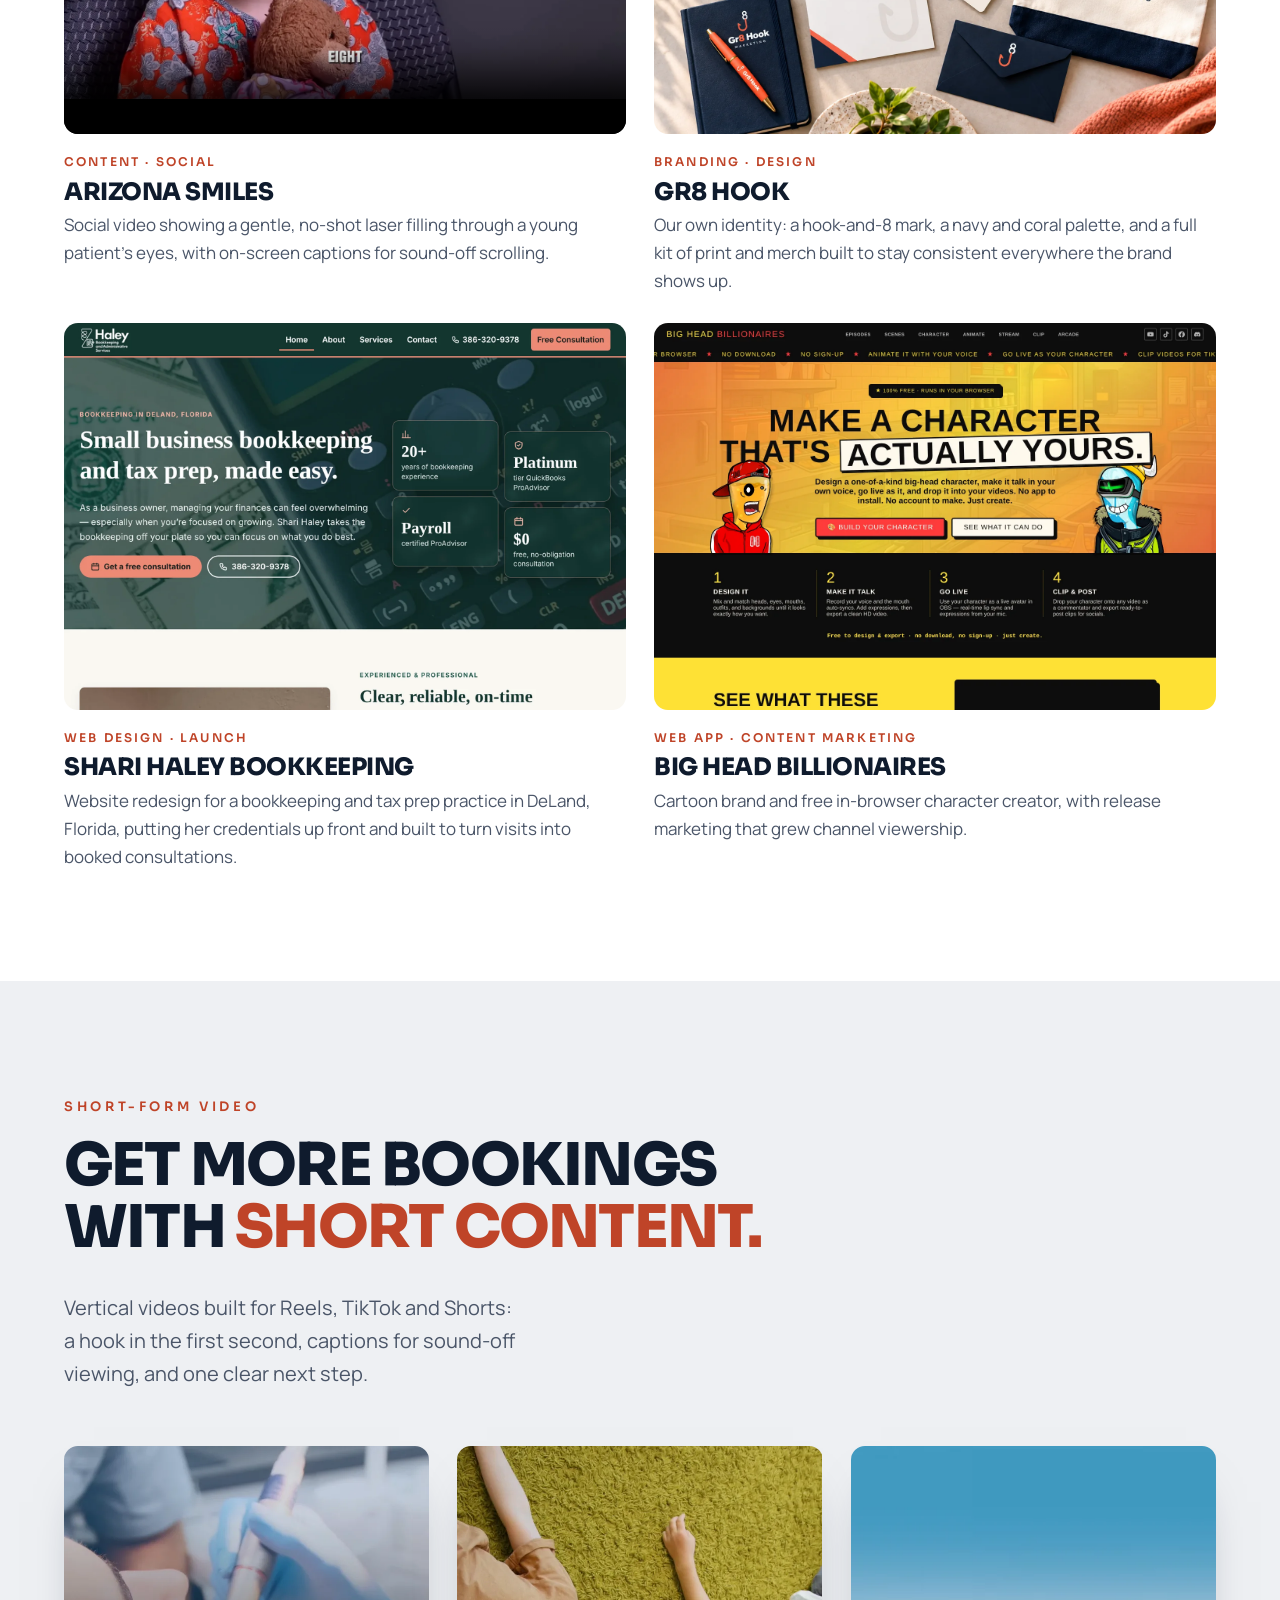
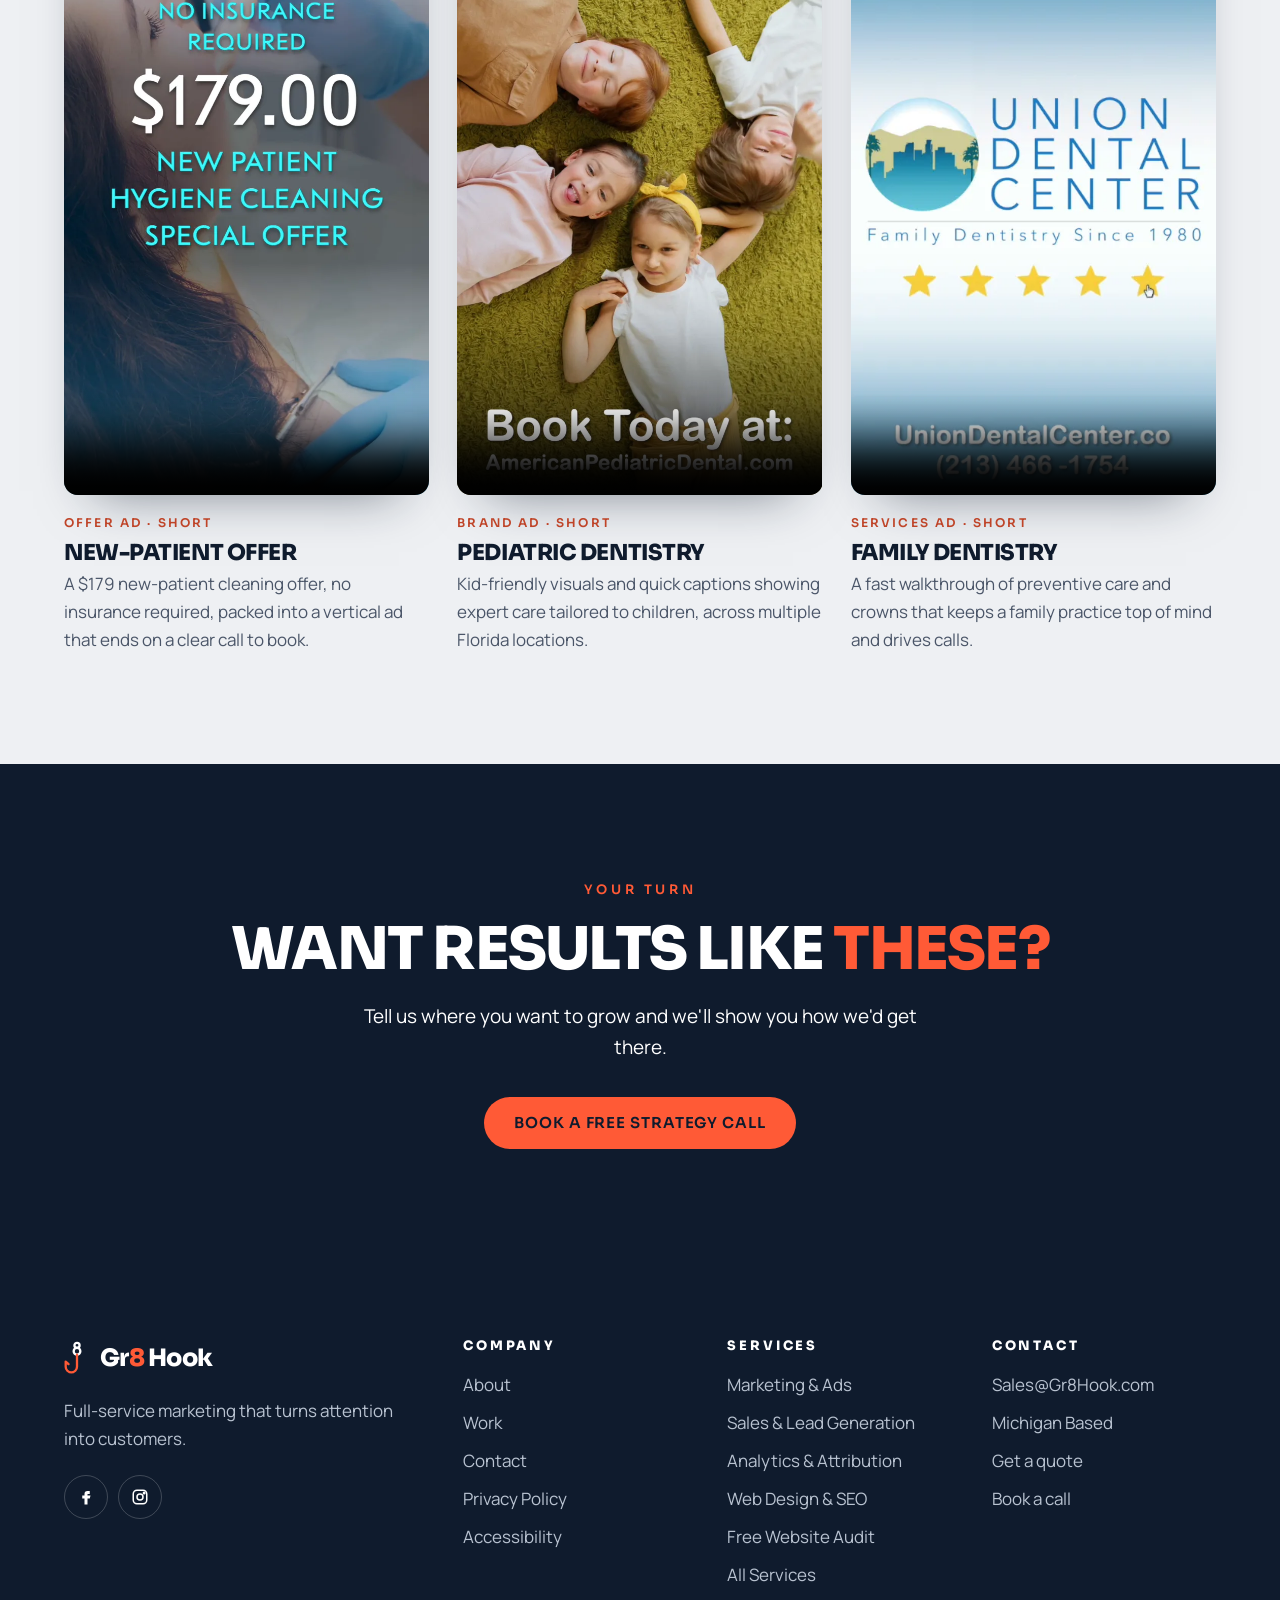
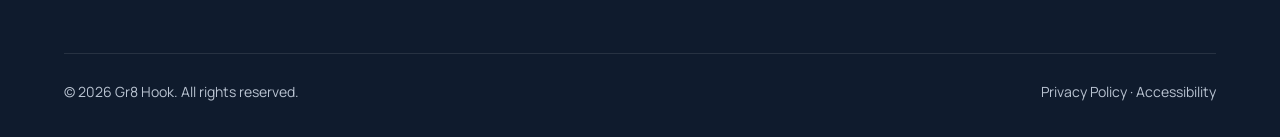
<file: work/index.html>
<!doctype html>
<html lang="en">
<head>
<meta charset="utf-8">
<meta name="viewport" content="width=device-width, initial-scale=1">
<title>Our Work &amp; Case Studies | Gr8 Hook</title>
<meta name="description" content="See campaigns, websites, content and brand work from Gr8 Hook, and the results they delivered for growing businesses.">
<meta name="robots" content="index, follow, max-image-preview:large">
<link rel="canonical" href="https://gr8hook.com/work/">
<meta name="theme-color" content="#0F1B2D">
<meta property="og:type" content="website">
<meta property="og:site_name" content="Gr8 Hook">
<meta property="og:locale" content="en_US">
<meta property="og:title" content="Our Work &amp; Case Studies | Gr8 Hook">
<meta property="og:description" content="See campaigns, websites, content and brand work from Gr8 Hook, and the results they delivered for growing businesses.">
<meta property="og:url" content="https://gr8hook.com/work/">
<meta property="og:image" content="https://gr8hook.com/assets/og-image.png">
<meta property="og:image:width" content="1200">
<meta property="og:image:height" content="630">
<meta property="og:image:alt" content="Gr8 Hook logo: a fishing hook whose eye forms an 8">
<meta name="twitter:card" content="summary_large_image">
<meta name="twitter:title" content="Our Work &amp; Case Studies | Gr8 Hook">
<meta name="twitter:description" content="See campaigns, websites, content and brand work from Gr8 Hook, and the results they delivered for growing businesses.">
<meta name="twitter:image" content="https://gr8hook.com/assets/og-image.png">
<link rel="apple-touch-icon" href="../assets/apple-touch-icon.png">
<link rel="manifest" href="../site.webmanifest">
<script type="application/ld+json">
{
  "@context": "https://schema.org",
  "@graph": [
    {
      "@type": "ProfessionalService",
      "@id": "https://gr8hook.com/#organization",
      "sameAs": [
        "https://www.facebook.com/gr8hook",
        "https://www.instagram.com/gr8hook"
      ],
      "name": "Gr8 Hook",
      "alternateName": "Gr8 Hook Marketing",
      "url": "https://gr8hook.com/",
      "logo": "https://gr8hook.com/assets/logo.png",
      "image": "https://gr8hook.com/assets/og-image.png",
      "description": "Marketing agency offering paid advertising with attribution, an outsourced sales and lead generation team, and marketing analytics across ads, email, forms, calls and print, plus content creation, web design with SEO and AI search, email and SMS, CRM automation and print design. Every client gets a dedicated account manager, and pricing is by custom quote.",
      "email": "Sales@Gr8Hook.com",
      "address": {
        "@type": "PostalAddress",
        "addressRegion": "MI",
        "addressCountry": "US"
      },
      "founder": {
        "@id": "https://gr8hook.com/about/#brandon"
      },
      "areaServed": {
        "@type": "Country",
        "name": "United States"
      },
      "knowsAbout": [
        "Paid Advertising",
        "Marketing Attribution",
        "Lead Generation",
        "Outsourced Sales",
        "Marketing Analytics",
        "Print Marketing Attribution",
        "Social Media Management",
        "Content Creation",
        "Web Design & SEO",
        "Email & SMS Marketing",
        "CRM Setup & Automation",
        "Print & Design"
      ],
      "hasOfferCatalog": {
        "@type": "OfferCatalog",
        "name": "Marketing, sales and analytics services",
        "itemListElement": [
          {
            "@type": "Offer",
            "itemOffered": {
              "@type": "Service",
              "name": "Marketing & Paid Advertising",
              "url": "https://gr8hook.com/marketing/"
            }
          },
          {
            "@type": "Offer",
            "itemOffered": {
              "@type": "Service",
              "name": "Sales & Lead Generation",
              "url": "https://gr8hook.com/sales/"
            }
          },
          {
            "@type": "Offer",
            "itemOffered": {
              "@type": "Service",
              "name": "Analytics & Attribution",
              "url": "https://gr8hook.com/analytics/"
            }
          },
          {
            "@type": "Offer",
            "itemOffered": {
              "@type": "Service",
              "name": "Social Media Management",
              "url": "https://gr8hook.com/services/#social-media"
            }
          },
          {
            "@type": "Offer",
            "itemOffered": {
              "@type": "Service",
              "name": "Content Creation",
              "url": "https://gr8hook.com/services/#content"
            }
          },
          {
            "@type": "Offer",
            "itemOffered": {
              "@type": "Service",
              "name": "Web Design & SEO",
              "url": "https://gr8hook.com/services/#web-seo"
            }
          },
          {
            "@type": "Offer",
            "itemOffered": {
              "@type": "Service",
              "name": "Email & SMS Marketing",
              "url": "https://gr8hook.com/services/#email-sms"
            }
          },
          {
            "@type": "Offer",
            "itemOffered": {
              "@type": "Service",
              "name": "CRM Setup & Automation",
              "url": "https://gr8hook.com/services/#crm"
            }
          },
          {
            "@type": "Offer",
            "itemOffered": {
              "@type": "Service",
              "name": "Print & Design",
              "url": "https://gr8hook.com/services/#design"
            }
          }
        ]
      }
    },
    {
      "@type": "WebSite",
      "@id": "https://gr8hook.com/#website",
      "url": "https://gr8hook.com/",
      "name": "Gr8 Hook",
      "publisher": {
        "@id": "https://gr8hook.com/#organization"
      },
      "inLanguage": "en-US"
    },
    {
      "@type": "CollectionPage",
      "@id": "https://gr8hook.com/work/#webpage",
      "url": "https://gr8hook.com/work/",
      "name": "Our Work & Case Studies | Gr8 Hook",
      "description": "See campaigns, websites, content and brand work from Gr8 Hook, and the results they delivered for growing businesses.",
      "isPartOf": {
        "@id": "https://gr8hook.com/#website"
      },
      "about": {
        "@id": "https://gr8hook.com/#organization"
      },
      "inLanguage": "en-US"
    },
    {
      "@type": "BreadcrumbList",
      "itemListElement": [
        {
          "@type": "ListItem",
          "position": 1,
          "name": "Home",
          "item": "https://gr8hook.com/"
        },
        {
          "@type": "ListItem",
          "position": 2,
          "name": "Work",
          "item": "https://gr8hook.com/work/"
        }
      ]
    }
  ]
}
</script>
<link rel="icon" href="../favicon.ico" sizes="any">
<link rel="icon" href="../assets/favicon.svg" type="image/svg+xml">
<link rel="icon" href="../assets/favicon-32.png" type="image/png" sizes="32x32">
<link rel="preload" href="../assets/fonts/sora-latin-800-normal.woff2" as="font" type="font/woff2" crossorigin>
<link rel="preload" href="../assets/fonts/manrope-latin-400-normal.woff2" as="font" type="font/woff2" crossorigin>
<link rel="stylesheet" href="../css/style.min.css?v=189093b026">
<!-- Meta Pixel Code -->
<script>
!function(f,b,e,v,n,t,s)
{if(f.fbq)return;n=f.fbq=function(){n.callMethod?
n.callMethod.apply(n,arguments):n.queue.push(arguments)};
if(!f._fbq)f._fbq=n;n.push=n;n.loaded=!0;n.version='2.0';
n.queue=[];t=b.createElement(e);t.async=!0;
t.src=v;s=b.getElementsByTagName(e)[0];
s.parentNode.insertBefore(t,s)}(window, document,'script',
'https://connect.facebook.net/en_US/fbevents.js');
fbq('init', '1065242523233854');
fbq('track', 'PageView');
</script>
<noscript><img height="1" width="1" style="display:none"
src="https://www.facebook.com/tr?id=1065242523233854&ev=PageView&noscript=1"
alt="" /></noscript>
<!-- End Meta Pixel Code -->
</head>
<body>
<a class="skip-link" href="#main">Skip to main content</a>

<header class="site-header">
  <div class="container">
    <a class="brand" href="../" aria-label="Gr8 Hook home">
      <svg viewBox="0 0 100 140" fill="none" aria-hidden="true"><circle cx="50" cy="17" r="10" stroke="#FFFFFF" stroke-width="9"/><circle cx="50" cy="40" r="13" stroke="#FFFFFF" stroke-width="9"/><path d="M50 53 L50 100 A22 22 0 0 1 6 100 L6 80 L17 90" stroke="#FF5A36" stroke-width="9" stroke-linecap="round" stroke-linejoin="round"/></svg>
      <span>Gr<span class="accent">8</span> Hook</span>
    </a>
    <button class="nav-toggle" aria-label="Open menu" aria-expanded="false" aria-controls="site-nav">
      <svg viewBox="0 0 24 24" fill="none" stroke="currentColor" stroke-width="2" stroke-linecap="round" aria-hidden="true"><path d="M4 7h16M4 12h16M4 17h16"/></svg>
    </button>
    <nav class="nav" id="site-nav" aria-label="Main">
      <a href="../">Home</a>
      <a href="../about/">About</a>
      <a href="../marketing/">Marketing</a>
      <a href="../sales/">Sales</a>
      <a href="../analytics/">Analytics</a>
      <a href="../services/">Services</a>
      <a href="../work/" aria-current="page">Work</a>
      <a class="btn btn--coral" href="../contact/#quote">Get a Quote</a>
    </nav>
  </div>
</header>

<main id="main" tabindex="-1">

  <section class="hero hero--page hero--img hero--work dark">
    <div class="container">
      <span class="eyebrow">Our work</span>
      <h1 class="display">The work <span class="accent">speaks</span> for itself.</h1>
      <p class="lead">A look at campaigns, websites and creative we've built for businesses that wanted to grow.</p>
    </div>
  </section>

  <section class="section" aria-labelledby="projects-h">
    <h2 class="sr-only" id="projects-h">Recent projects</h2>
    <div class="container work-grid">
      <div class="work-item reveal" id="work-paid-ads">
        <img class="work-img" src="../assets/img/work/infinity-dental-ads.webp" width="1600" height="1100" loading="lazy" alt="Three Infinity Dental social ads for All-On-I dental implants, each showing smiling patients, the $179 a month offer and a free consultation phone number">
        <div class="work-meta">Paid Ads · Ad Creative</div>
        <h3>Infinity Dental</h3>
        <p>Paid social campaign for All-On-I&trade; dental implants, with ad creative built to turn scrolling into free consultation calls.</p>
      </div>
      <a class="work-item reveal" id="work-web" href="https://cvmami35-10.org" target="_blank" rel="noopener">
        <img class="work-img work-img--top" src="../assets/img/work/cvma-35-10.webp" width="1600" height="1037" loading="lazy" alt="Home page of the CVMA MI 35-10 website: bold Vets Helping Vets headline over the chapter's skull-and-spade patch">
        <div class="work-meta">Web Design · SEO</div>
        <h3>CVMA&reg; MI 35-10</h3>
        <p>Chapter website for the Combat Veterans Motorcycle Association in Hemlock, Michigan, bringing events, membership and veteran resources together in one place.<span class="sr-only"> (opens in a new tab)</span></p>
      </a>
      <div class="work-item reveal" id="work-content">
        <video class="work-img work-video" controls preload="none" playsinline poster="../assets/img/work/arizona-smiles-poster.webp" width="1280" height="720" aria-label="Arizona Smiles social video: a young patient's no-shot laser filling (captions included)">
          <source src="../assets/video/arizona-smiles-laser.mp4" type="video/mp4">
          <a href="../assets/video/arizona-smiles-laser.mp4">Download the Arizona Smiles video</a>
        </video>
        <div class="work-meta">Content · Social</div>
        <h3>Arizona Smiles</h3>
        <p>Social video showing a gentle, no-shot laser filling through a young patient&rsquo;s eyes, with on-screen captions for sound-off scrolling.</p>
      </div>
      <div class="work-item reveal" id="work-branding">
        <img class="work-img" src="../assets/img/work/gr8hook-branding.webp" width="1536" height="1024" loading="lazy" alt="Gr8 Hook brand kit in navy and coral: business cards, brochure, letterhead, notebook, pen, coffee cup, envelope and tote bag, all carrying the hook-and-8 logo">
        <div class="work-meta">Branding · Design</div>
        <h3>Gr8 Hook</h3>
        <p>Our own identity: a hook-and-8 mark, a navy and coral palette, and a full kit of print and merch built to stay consistent everywhere the brand shows up.</p>
      </div>
      <a class="work-item reveal" id="work-bookkeeping" href="https://www.sharihaleybookkeeping.com" target="_blank" rel="noopener">
        <img class="work-img" src="../assets/img/work/bookkeeping-site.webp" width="1600" height="1100" loading="lazy" alt="Shari Haley Bookkeeping home page: Small business bookkeeping and tax prep, made easy headline beside credential cards for 20+ years of experience, Platinum QuickBooks ProAdvisor, payroll certification and a free consultation">
        <div class="work-meta">Web Design · Launch</div>
        <h3>Shari Haley Bookkeeping</h3>
        <p>Website redesign for a bookkeeping and tax prep practice in DeLand, Florida, putting her credentials up front and built to turn visits into booked consultations.<span class="sr-only"> (opens in a new tab)</span></p>
      </a>
      <a class="work-item reveal" id="work-bhb" href="https://www.bigheadbillionaires.com" target="_blank" rel="noopener">
        <img class="work-img work-img--top" src="../assets/img/work/bhb-site.webp" width="1440" height="990" loading="lazy" alt="Big Head Billionaires home page: a bold Make a Character That's Actually Yours headline between two cartoon big-head characters">
        <div class="work-meta">Web App · Content Marketing</div>
        <h3>Big Head Billionaires</h3>
        <p>Cartoon brand and free in-browser character creator, with release marketing that grew channel viewership.<span class="sr-only"> (opens in a new tab)</span></p>
      </a>
    </div>
  </section>

  <section class="section mist" id="shorts" aria-labelledby="shorts-h">
    <div class="container">
      <div class="section-head">
        <div>
          <span class="eyebrow">Short-form video</span>
          <h2 class="h2" id="shorts-h">Get more bookings with <span class="accent">short content.</span></h2>
        </div>
        <p class="lead" style="max-width: 460px; margin: 0">Vertical videos built for Reels, TikTok and Shorts: a hook in the first second, captions for sound-off viewing, and one clear next step.</p>
      </div>
      <div class="shorts">
        <div class="short reveal">
          <video class="short-video" controls preload="none" playsinline poster="../assets/img/work/advanced-dental-179-poster.webp" width="720" height="1280" aria-label="Vertical dental ad promoting a $179 new-patient hygiene cleaning offer">
            <source src="../assets/video/advanced-dental-179.mp4" type="video/mp4">
            <a href="../assets/video/advanced-dental-179.mp4">Download the new-patient offer video</a>
          </video>
          <div class="work-meta">Offer Ad · Short</div>
          <h3>New-Patient Offer</h3>
          <p>A $179 new-patient cleaning offer, no insurance required, packed into a vertical ad that ends on a clear call to book.</p>
        </div>
        <div class="short reveal">
          <video class="short-video" controls preload="none" playsinline poster="../assets/img/work/american-pediatric-dental-poster.webp" width="720" height="1280" aria-label="Vertical pediatric dental ad showing happy kids and a book-today call to action">
            <source src="../assets/video/american-pediatric-dental.mp4" type="video/mp4">
            <a href="../assets/video/american-pediatric-dental.mp4">Download the pediatric dentistry video</a>
          </video>
          <div class="work-meta">Brand Ad · Short</div>
          <h3>Pediatric Dentistry</h3>
          <p>Kid-friendly visuals and quick captions showing expert care tailored to children, across multiple Florida locations.</p>
        </div>
        <div class="short reveal">
          <video class="short-video" controls preload="none" playsinline poster="../assets/img/work/union-dental-poster.webp" width="480" height="854" aria-label="Vertical family dentistry ad highlighting preventive care and dental crowns">
            <source src="../assets/video/union-dental.mp4" type="video/mp4">
            <a href="../assets/video/union-dental.mp4">Download the family dentistry video</a>
          </video>
          <div class="work-meta">Services Ad · Short</div>
          <h3>Family Dentistry</h3>
          <p>A fast walkthrough of preventive care and crowns that keeps a family practice top of mind and drives calls.</p>
        </div>
      </div>
    </div>
  </section>

  <section class="cta dark">
    <div class="container">
      <span class="eyebrow">Your turn</span>
      <h2 class="h2">Want results like <span class="accent">these?</span></h2>
      <p>Tell us where you want to grow and we'll show you how we'd get there.</p>
      <div class="btn-row">
        <a class="btn btn--coral" href="../contact/#book">Book a Free Strategy Call</a>
      </div>
    </div>
  </section>

</main>

<footer class="site-footer">
  <div class="container">
    <div class="footer-grid">
      <div>
        <a class="brand" href="../" aria-label="Gr8 Hook home">
          <svg viewBox="0 0 100 140" fill="none" aria-hidden="true"><circle cx="50" cy="17" r="10" stroke="#FFFFFF" stroke-width="9"/><circle cx="50" cy="40" r="13" stroke="#FFFFFF" stroke-width="9"/><path d="M50 53 L50 100 A22 22 0 0 1 6 100 L6 80 L17 90" stroke="#FF5A36" stroke-width="9" stroke-linecap="round" stroke-linejoin="round"/></svg>
          <span>Gr<span class="accent">8</span> Hook</span>
        </a>
        <p>Full-service marketing that turns attention into customers.</p>
        <div class="socials">
          <a href="https://www.facebook.com/gr8hook" target="_blank" rel="noopener" aria-label="Gr8 Hook on Facebook (opens in a new tab)"><svg viewBox="0 0 24 24" fill="currentColor" aria-hidden="true"><path d="M14 8h3V4h-3c-2.8 0-4 1.7-4 4v2H7v4h3v8h4v-8h3l1-4h-4V8.5c0-.3.2-.5.5-.5z"/></svg></a>
          <a href="https://www.instagram.com/gr8hook" target="_blank" rel="noopener" aria-label="Gr8 Hook on Instagram (opens in a new tab)"><svg viewBox="0 0 24 24" fill="none" stroke="currentColor" stroke-width="2" aria-hidden="true"><rect x="3" y="3" width="18" height="18" rx="5"/><circle cx="12" cy="12" r="4"/><circle cx="17.5" cy="6.5" r="1" fill="currentColor"/></svg></a>
        </div>
      </div>
      <div>
        <h2 class="ft-h">Company</h2>
        <ul>
          <li><a href="../about/">About</a></li>
          <li><a href="../work/">Work</a></li>
          <li><a href="../contact/">Contact</a></li>
          <li><a href="../privacy/">Privacy Policy</a></li>
          <li><a href="../accessibility/">Accessibility</a></li>
        </ul>
      </div>
      <div>
        <h2 class="ft-h">Services</h2>
        <ul>
          <li><a href="../marketing/">Marketing &amp; Ads</a></li>
          <li><a href="../sales/">Sales &amp; Lead Generation</a></li>
          <li><a href="../analytics/">Analytics &amp; Attribution</a></li>
          <li><a href="../services/#web-seo">Web Design &amp; SEO</a></li>
          <li><a href="../audit/">Free Website Audit</a></li>
          <li><a href="../services/">All Services</a></li>
        </ul>
      </div>
      <div>
        <h2 class="ft-h">Contact</h2>
        <ul>
          <li><a href="mailto:Sales@Gr8Hook.com">Sales@Gr8Hook.com</a></li>
          <li>Michigan Based</li>
          <li><a href="../contact/#quote">Get a quote</a></li>
          <li><a href="../contact/#book">Book a call</a></li>
        </ul>
      </div>
    </div>
    <div class="footer-bottom">
      <span>&copy; <span id="year">2026</span> Gr8 Hook. All rights reserved.</span>
      <span><a href="../privacy/">Privacy Policy</a> · <a href="../accessibility/">Accessibility</a></span>
    </div>
  </div>
</footer>

<script src="../js/main.js?v=905780f7b3"></script>
</body>
</html>
</file>
<file: css/style.min.css>
@font-face{font-family: "Manrope";font-style: normal;font-weight: 400;font-display: swap;src: url("../assets/fonts/manrope-latin-400-normal.woff2") format("woff2")}@font-face{font-family: "Manrope";font-style: normal;font-weight: 500;font-display: swap;src: url("../assets/fonts/manrope-latin-500-normal.woff2") format("woff2")}@font-face{font-family: "Manrope";font-style: normal;font-weight: 700;font-display: swap;src: url("../assets/fonts/manrope-latin-700-normal.woff2") format("woff2")}@font-face{font-family: "Sora";font-style: normal;font-weight: 600;font-display: swap;src: url("../assets/fonts/sora-latin-600-normal.woff2") format("woff2")}@font-face{font-family: "Sora";font-style: normal;font-weight: 800;font-display: swap;src: url("../assets/fonts/sora-latin-800-normal.woff2") format("woff2")}:root{--navy: #0F1B2D;--navy-2: #16263D;--navy-3: #1F3350;--coral: #FF5A36;--coral-dark: #E2431F;--ink: #0F1B2D;--slate: #4A5568;--mist: #EEF0F3;--line: #D9DEE5;--white: #FFFFFF;--radius: 14px;--max: 1200px;--head: "Sora",system-ui,sans-serif;--body: "Manrope",system-ui,sans-serif}*,*::before,*::after{box-sizing: border-box}html{scroll-behavior: smooth}body{margin: 0;font-family: var(--body);font-size: 17px;line-height: 1.65;color: var(--ink);background: var(--white);-webkit-font-smoothing: antialiased}img,svg{display: block;max-width: 100%}a{color: inherit}h1,h2,h3,h4{font-family: var(--head);line-height: 1.05;margin: 0 0 .5em;letter-spacing: -.02em}p{margin: 0 0 1em}.container{width: 100%;max-width: var(--max);margin: 0 auto;padding: 0 24px}.section{padding: 110px 0}.section--tight{padding: 72px 0}.dark{background: var(--navy);color: var(--white)}.mist{background: var(--mist)}.coral-bg{background: var(--coral);color: var(--white)}.eyebrow{display: inline-block;font-family: var(--head);font-size: 13px;font-weight: 600;letter-spacing: .28em;text-transform: uppercase;color: var(--coral);margin-bottom: 18px}.display{font-size: clamp(44px, 7.4vw, 104px);font-weight: 800;text-transform: uppercase;letter-spacing: -.035em;line-height: .95}.h2{font-size: clamp(34px, 4.6vw, 60px);font-weight: 800;text-transform: uppercase;letter-spacing: -.03em}.accent{color: var(--coral)}.outline-text{color: transparent;-webkit-text-stroke: 2px currentColor}.dark .outline-text{-webkit-text-stroke-color: var(--white)}.lead{font-size: 20px;color: var(--slate);max-width: 640px}.dark .lead{color: #B9C3D1}.btn{display: inline-flex;align-items: center;gap: 10px;min-height: 52px;padding: 0 28px;font-family: var(--head);font-weight: 600;font-size: 15px;letter-spacing: .06em;text-transform: uppercase;text-decoration: none;border-radius: 999px;border: 2px solid transparent;cursor: pointer;transition: background .2s,color .2s,border-color .2s,transform .2s}.btn:hover{transform: translateY(-2px)}.btn--coral{background: var(--coral);color: var(--white)}.btn--coral:hover{background: var(--coral-dark)}.btn--ghost{border-color: currentColor;background: transparent}.btn--ghost:hover{background: var(--white);color: var(--navy);border-color: var(--white)}.btn--navy{background: var(--navy);color: var(--white)}.btn--navy:hover{background: var(--navy-3)}.btn svg{width: 18px;height: 18px}.btn-row{display: flex;flex-wrap: wrap;gap: 14px}.site-header{position: sticky;top: 0;z-index: 50;background: rgba(15, 27, 45, .96);backdrop-filter: blur(8px);color: var(--white);border-bottom: 1px solid rgba(255,255,255,.08)}.site-header .container{display: flex;align-items: center;justify-content: space-between;height: 78px;gap: 24px}.brand{display: flex;align-items: center;gap: 10px;text-decoration: none}.brand svg{width: 26px;height: 36px}.brand span{font-family: var(--head);font-weight: 800;font-size: 24px;letter-spacing: -.03em}.nav{display: flex;align-items: center;gap: 26px}.nav a{text-decoration: none;font-family: var(--head);font-size: 14px;font-weight: 600;letter-spacing: .08em;text-transform: uppercase;opacity: .85}.nav a:hover,.nav a[aria-current="page"]{opacity: 1;color: var(--coral)}.nav .btn{min-height: 44px;padding: 0 22px;opacity: 1}.nav .btn:hover{color: var(--white)}.nav-toggle{display: none;width: 44px;height: 44px;border: 0;border-radius: 10px;background: var(--navy-3);color: var(--white);cursor: pointer;align-items: center;justify-content: center}.nav-toggle svg{width: 22px;height: 22px}.hero{position: relative;overflow: hidden;padding: 120px 0 130px}.hero::before{content: "";position: absolute;inset: 0;background: radial-gradient(circle at 85% 20%,rgba(255,90,54,.22), transparent 42%),linear-gradient(transparent 0 0);pointer-events: none}.hero .container{position: relative}.hero .display{margin-bottom: 28px}.hero .lead{margin-bottom: 36px}.hero-mark{position: absolute;right: -40px;bottom: -120px;width: 420px;opacity: .08;pointer-events: none}.hero--page{padding: 100px 0 90px}.hero--page .display{font-size: clamp(40px, 6vw, 84px)}.strip{background: var(--coral);color: var(--white);overflow: hidden;padding: 18px 0}.strip-track{display: flex;gap: 48px;width: max-content;animation: scroll 32s linear infinite}.strip-track span{font-family: var(--head);font-weight: 800;font-size: 22px;text-transform: uppercase;letter-spacing: .02em;white-space: nowrap;display: flex;align-items: center;gap: 48px}.strip-track span::after{content: "✦";font-size: 16px;opacity: .7}@keyframes scroll{to{transform: translateX(-50%)}}@media (prefers-reduced-motion: reduce){.strip-track{animation: none}}.split{display: grid;grid-template-columns: 1.1fr 1fr;gap: 72px;align-items: center}.split--top{align-items: start}.photo-ph{aspect-ratio: 4 / 5;border-radius: var(--radius);background: repeating-linear-gradient(135deg,var(--mist) 0 14px, #E4E8ED 14px 28px);display: flex;align-items: center;justify-content: center;text-align: center;color: var(--slate);font-family: var(--head);font-size: 14px;letter-spacing: .1em;text-transform: uppercase;padding: 24px}.dark .photo-ph{background: repeating-linear-gradient(135deg,var(--navy-2) 0 14px,var(--navy-3) 14px 28px);color: #8FA0B6}.photo-ph--wide{aspect-ratio: 16 / 10}.photo{margin: 0;position: relative}.photo img{display: block;width: 100%;height: auto;aspect-ratio: 4 / 5;object-fit: cover;border-radius: var(--radius);box-shadow: 0 30px 60px -30px rgba(15,27,45,.45)}.photo::after{content: "";position: absolute;right: -14px;bottom: -14px;width: 42%;height: 42%;border: 3px solid var(--coral);border-radius: var(--radius);z-index: -1}@media (max-width: 620px){.photo::after{right: -8px;bottom: -8px}}.values{display: grid;grid-template-columns: repeat(2,minmax(0, 1fr));gap: 18px;margin-top: 32px}.value{display: flex;gap: 14px;align-items: flex-start}.value svg{flex: none;width: 26px;height: 26px;color: var(--coral);margin-top: 2px}.value strong{display: block;font-family: var(--head);font-size: 16px}.value p{margin: 0;font-size: 15px;color: var(--slate)}.tags{display: flex;flex-wrap: wrap;gap: 12px;margin-top: 28px}.tag{border: 2px solid currentColor;border-radius: 999px;padding: 10px 22px;font-family: var(--head);font-weight: 600;font-size: 14px;letter-spacing: .1em;text-transform: uppercase}.stats{display: grid;grid-template-columns: repeat(4,minmax(0, 1fr));gap: 24px}.stat{border-top: 3px solid var(--coral);padding-top: 22px}.stat b{display: block;font-family: var(--head);font-size: clamp(40px, 4.6vw, 64px);font-weight: 800;line-height: 1;letter-spacing: -.03em}.stat span{display: block;margin-top: 10px;font-family: var(--head);font-size: 13px;letter-spacing: .18em;text-transform: uppercase;color: #B9C3D1}.section-head{display: flex;justify-content: space-between;align-items: end;gap: 32px;margin-bottom: 56px;flex-wrap: wrap}.section-head .h2{margin: 0;max-width: 760px}.cards{display: grid;grid-template-columns: repeat(3,minmax(0, 1fr));gap: 24px}.cards--4{grid-template-columns: repeat(4,minmax(0, 1fr))}.card{position: relative;display: flex;flex-direction: column;background: var(--white);border: 1px solid var(--line);border-radius: var(--radius);padding: 34px 30px 30px;text-decoration: none;color: var(--ink);transition: transform .25s,box-shadow .25s,border-color .25s}.card:hover{transform: translateY(-6px);box-shadow: 0 22px 44px -22px rgba(15,27,45,.35);border-color: var(--coral)}.card-num{font-family: var(--head);font-weight: 800;font-size: 14px;letter-spacing: .2em;color: var(--coral);margin-bottom: 26px}.card-icon{width: 56px;height: 56px;border-radius: 14px;background: var(--navy);color: var(--white);display: flex;align-items: center;justify-content: center;margin-bottom: 24px}.card-icon svg{width: 28px;height: 28px}.card h3{font-size: 22px;text-transform: uppercase;letter-spacing: -.01em}.card p{color: var(--slate);font-size: 15.5px}.card ul{list-style: none;padding: 0;margin: 4px 0 22px}.card li{position: relative;padding-left: 22px;font-size: 15px;color: var(--slate);margin-bottom: 6px}.card li::before{content: "";position: absolute;left: 0;top: 10px;width: 10px;height: 2px;background: var(--coral)}.card-link{margin-top: auto;display: inline-flex;align-items: center;gap: 8px;font-family: var(--head);font-weight: 600;font-size: 13px;letter-spacing: .14em;text-transform: uppercase;color: var(--coral)}.card-link svg{width: 16px;height: 16px;transition: transform .2s}.card:hover .card-link svg{transform: translateX(4px)}.band{padding: 120px 0}.band blockquote{margin: 0;font-family: var(--head);font-weight: 800;text-transform: uppercase;font-size: clamp(34px, 5.4vw, 76px);line-height: 1;letter-spacing: -.03em;max-width: 1080px}.steps{display: grid;grid-template-columns: repeat(4,minmax(0, 1fr));gap: 24px;counter-reset: step}.step{padding: 30px 26px;border-radius: var(--radius);background: var(--navy-2);border: 1px solid rgba(255,255,255,.08)}.step::before{counter-increment: step;content: "0" counter(step);display: block;font-family: var(--head);font-weight: 800;font-size: 44px;color: var(--coral);line-height: 1;margin-bottom: 18px}.step h3{font-size: 20px;text-transform: uppercase}.step p{margin: 0;color: #B9C3D1;font-size: 15.5px}.quotes{display: grid;grid-template-columns: repeat(3,minmax(0, 1fr));gap: 24px}.quote{background: var(--white);border-radius: var(--radius);padding: 34px 30px;border: 1px solid var(--line);display: flex;flex-direction: column}.quote svg{width: 34px;height: 34px;color: var(--coral);margin-bottom: 18px}.quote p{font-size: 17px}.quote footer{margin-top: auto;font-family: var(--head);font-size: 14px}.quote footer span{display: block;color: var(--slate);font-family: var(--body);font-size: 14px}.work-grid{display: grid;grid-template-columns: repeat(2,minmax(0, 1fr));gap: 28px}.work-item{text-decoration: none;color: inherit}.work-item .photo-ph{aspect-ratio: 16 / 11;margin-bottom: 18px;transition: transform .3s}.work-item:hover .photo-ph{transform: scale(.985)}.work-img{display: block;width: 100%;height: auto;aspect-ratio: 16 / 11;object-fit: cover;border-radius: var(--radius);margin-bottom: 18px;transition: transform .3s,box-shadow .3s}.work-item:hover .work-img{transform: translateY(-4px);box-shadow: 0 26px 50px -28px rgba(15,27,45,.5)}.hero--img{background: linear-gradient(90deg,rgba(15,27,45,.95) 0%,rgba(15,27,45,.8) 38%,rgba(15,27,45,.15) 62%,rgba(15,27,45,0) 100%),var(--banner) right center / auto 100% no-repeat,var(--navy)}.hero--img::before{display: none}@media (max-width: 860px){.hero--img{background: linear-gradient(180deg,rgba(15,27,45,.78),rgba(15,27,45,.94)),var(--banner) 72% center / cover no-repeat,var(--navy)}}.hero--about,.hero--work{--banner: url("../assets/img/banners/about.webp")}.hero--analytics{--banner: url("../assets/img/banners/analytics.webp")}@media (min-width: 861px){.hero--analytics{background: linear-gradient(90deg,rgba(15,27,45,.97) 0%,rgba(15,27,45,.9) 42%,rgba(15,27,45,.35) 68%,rgba(15,27,45,0) 100%),var(--banner) right center / auto 100% no-repeat,var(--navy)}}.hero--marketing{--banner: url("../assets/img/hero/screens.webp")}.hero--services{--banner: url("../assets/img/banners/services.webp")}.work-item h3{font-size: 24px;text-transform: uppercase;margin-bottom: 6px}.work-item p{color: var(--slate);margin: 0}.work-meta{font-family: var(--head);font-size: 12px;letter-spacing: .18em;text-transform: uppercase;color: var(--coral);margin-bottom: 8px}.svc{display: grid;grid-template-columns: 1fr 1.25fr;gap: 64px;padding: 80px 0;border-top: 1px solid var(--line);scroll-margin-top: 90px}.svc:first-of-type{border-top: 0}.svc-num{font-family: var(--head);font-weight: 800;font-size: 72px;line-height: 1;color: var(--coral);margin-bottom: 16px}.svc h2{font-size: clamp(30px, 3.6vw, 46px);text-transform: uppercase}.svc ul{list-style: none;padding: 0;margin: 20px 0 30px;display: grid;grid-template-columns: repeat(2,minmax(0, 1fr));gap: 10px 24px}.svc li{position: relative;padding-left: 22px;font-size: 16px}.svc li::before{content: "";position: absolute;left: 0;top: 11px;width: 10px;height: 2px;background: var(--coral)}.svc-index{display: flex;flex-wrap: wrap;gap: 10px;margin-top: 36px}.svc-index a{text-decoration: none;padding: 10px 18px;border-radius: 999px;border: 1px solid rgba(255,255,255,.25);font-family: var(--head);font-size: 13px;font-weight: 600;letter-spacing: .08em;text-transform: uppercase}.svc-index a:hover{background: var(--coral);border-color: var(--coral)}.cta{text-align: center;padding: 110px 0}.cta .h2{max-width: 900px;margin: 0 auto 20px}.cta p{max-width: 560px;margin: 0 auto 34px;font-size: 19px}.cta .btn-row{justify-content: center}.contact-grid{display: grid;grid-template-columns: 1fr 1.3fr;gap: 64px;align-items: start}.contact-list{list-style: none;padding: 0;margin: 28px 0 0;display: grid;gap: 18px}.contact-list li{display: flex;gap: 14px;align-items: center}.contact-list svg{width: 22px;height: 22px;color: var(--coral);flex: none}.contact-list a{text-decoration: none}.contact-list a:hover{color: var(--coral)}.form{background: var(--white);color: var(--ink);border-radius: 20px;padding: 40px;box-shadow: 0 30px 60px -30px rgba(15,27,45,.4)}.form-row{display: grid;grid-template-columns: repeat(2,minmax(0, 1fr));gap: 18px}.field{display: flex;flex-direction: column;gap: 8px;margin-bottom: 18px}.field label,.field legend{font-family: var(--head);font-size: 13px;font-weight: 600;letter-spacing: .08em;text-transform: uppercase}.field input,.field select,.field textarea{font: inherit;font-size: 16px;color: var(--ink);border: 1.5px solid var(--line);border-radius: 10px;padding: 13px 14px;background: var(--white);min-height: 50px}.field textarea{min-height: 120px;resize: vertical}.field input:focus,.field select:focus,.field textarea:focus{outline: none;border-color: var(--coral);box-shadow: 0 0 0 3px rgba(255,90,54,.18)}fieldset.field{border: 0;padding: 0;margin: 0 0 18px}.checks{display: grid;grid-template-columns: repeat(2,minmax(0, 1fr));gap: 8px 18px;margin-top: 6px}.checks label{display: flex;align-items: center;gap: 10px;font-family: var(--body);font-size: 15px;font-weight: 500;letter-spacing: 0;text-transform: none;cursor: pointer;min-height: 32px}.checks input{width: 18px;height: 18px;accent-color: var(--coral)}.checks label{padding: 4px 10px;margin: 0;border: 1.5px solid transparent;border-radius: 10px;transition: background .2s,border-color .2s}.checks label.is-included{background: rgba(255,90,54,.09);border-color: var(--coral)}.checks label.is-included::after{content: "Included";margin-left: auto;padding-left: 8px;white-space: nowrap;font-family: var(--head);font-size: 10px;font-weight: 600;letter-spacing: .1em;text-transform: uppercase;color: var(--coral-dark)}.pkg-pick{display: grid;grid-template-columns: repeat(auto-fit,minmax(150px, 1fr));gap: 10px;margin-top: 6px}.pkg-pick label{position: relative;display: flex;align-items: center;gap: 10px;min-height: 56px;padding: 10px 14px;border: 1.5px solid var(--line);border-radius: 12px;cursor: pointer;font-family: var(--body);text-transform: none;letter-spacing: 0;transition: border-color .2s,background .2s}.pkg-pick label:hover{border-color: var(--slate)}.pkg-pick input{width: 18px;height: 18px;accent-color: var(--coral);flex: none}.pkg-pick span{display: flex;flex-direction: column;line-height: 1.25}.pkg-pick b{font-family: var(--head);font-size: 15px}.pkg-pick small{font-size: 12.5px;color: var(--slate)}.pkg-pick label:has(input:checked){border-color: var(--coral);background: rgba(255,90,54,.07)}.pkg-pick--pro{border-color: rgba(255,90,54,.45) !important}.pkg-pick--none small{color: var(--slate)}.form-note.pkg-hint{text-align: left;margin-top: 8px}.pkg-hint:empty{display: none}.field .checks input,.field .pkg-pick input{min-height: 0;padding: 0;border: 0;box-shadow: none}.form .btn{width: 100%;justify-content: center}.form-note{font-size: 13px;color: var(--slate);margin: 14px 0 0;text-align: center}.legal{max-width: 820px}.legal h2{font-size: 26px;margin-top: 44px;text-transform: uppercase}.legal p,.legal li{color: var(--slate)}.site-footer{background: var(--navy);color: #B9C3D1;padding: 80px 0 34px}.footer-grid{display: grid;grid-template-columns: 1.6fr 1fr 1fr 1fr;gap: 40px}.site-footer .brand{color: var(--white);margin-bottom: 18px}.site-footer h4{font-size: 13px;letter-spacing: .22em;text-transform: uppercase;color: var(--white);margin-bottom: 18px}.site-footer ul{list-style: none;padding: 0;margin: 0;display: grid;gap: 10px}.site-footer a{text-decoration: none}.site-footer a:hover{color: var(--coral)}.socials{display: flex;gap: 10px;margin-top: 22px}.socials a{width: 44px;height: 44px;border-radius: 50%;border: 1px solid rgba(255,255,255,.2);display: flex;align-items: center;justify-content: center;color: var(--white)}.socials a:hover{background: var(--coral);border-color: var(--coral);color: var(--white)}.socials svg{width: 18px;height: 18px}.footer-bottom{display: flex;justify-content: space-between;flex-wrap: wrap;gap: 12px;margin-top: 64px;padding-top: 26px;border-top: 1px solid rgba(255,255,255,.1);font-size: 14px}.showcase{padding: 56px 0 72px}.slider{display: grid}.slide{grid-area: 1 / 1;position: relative;opacity: 0;visibility: hidden;transition: opacity .9s ease,visibility .9s;container-type: inline-size}.slide.is-active{opacity: 1;visibility: visible;z-index: 1}.hs-stage{position: relative;aspect-ratio: 1672 / 941;border-radius: 22px;overflow: hidden;background: var(--navy-2);font-size: calc(100cqw / 75)}.hs-stage > img{position: absolute;inset: 0;width: 100%;height: 100%;object-fit: cover;display: block}.hs-scrim--left{position: absolute;inset: 0;background: linear-gradient(90deg,rgba(15,27,45,.86) 0%,rgba(15,27,45,.6) 34%,rgba(15,27,45,0) 62%)}.hs-copy{position: absolute;top: 0;bottom: 0;z-index: 2;width: 44%;padding: 0 4.5%;display: flex;flex-direction: column;justify-content: center;align-items: flex-start;color: var(--navy)}.hs-copy--left{left: 0}.hs-copy--right{right: 0;width: 44%;padding: 0 4.5% 0 0}.hs-copy--narrow{width: 38%}.hs-copy--top{justify-content: flex-start;padding-top: 9%}.hs-copy--light{color: var(--white)}.hs-copy .eyebrow{margin-bottom: 1.2cqw}.hs-title{font-family: var(--head);font-weight: 800;text-transform: uppercase;letter-spacing: -.03em;line-height: .98;font-size: 4.4cqw;margin: 0 0 1.4cqw}.hs-copy p{font-size: max(15px, 1.4cqw);line-height: 1.5;margin: 0 0 2.2cqw;color: var(--slate);max-width: 34em}.hs-copy--light p{color: #D5DCE6}.ov{position: absolute;left: var(--x);top: var(--y);z-index: 1;font-family: var(--body);color: var(--navy);opacity: 0;transform: translateY(1.2em)}.slide.is-active .ov{animation: ovIn .7s cubic-bezier(.2,.8,.2,1) var(--d, 0s) both}@keyframes ovIn{to{opacity: 1;transform: none}}.ov-up,.ov-down{color: #12805C;font-weight: 800}.ov-chip{display: inline-flex;align-items: center;gap: .55em;white-space: nowrap;background: var(--white);border-radius: 999px;padding: .65em 1.1em;font-size: .95em;font-weight: 600;box-shadow: 0 1em 2.2em -1em rgba(15,27,45,.45)}.ov-chip b{font-family: var(--head);font-size: 1.15em}.ov-chip--dark{background: var(--navy);color: var(--white)}.ov-chip.ov-chip--glass,.ov-stat.ov-stat--glass{background: rgba(15,27,45,.55);color: var(--white);border: 1px solid rgba(255,255,255,.18);backdrop-filter: blur(8px);-webkit-backdrop-filter: blur(8px)}.ov-stat--glass small{color: #B9C3D1 !important}.ov-chip--glass .ov-up,.ov-stat--glass .ov-up{color: #5EE6A0}.ov-dot{width: .6em;height: .6em;border-radius: 50%;background: var(--coral);flex: none}.ov-dot--live{background: #3DD68C;box-shadow: 0 0 0 0 rgba(61,214,140,.6);animation: livePulse 1.8s infinite}@keyframes livePulse{70%{box-shadow: 0 0 0 .6em rgba(61,214,140,0)}100%{box-shadow: 0 0 0 0 rgba(61,214,140,0)}}.ov-spark{color: var(--coral)}.ov-stat{background: var(--white);border-radius: .9em;padding: .85em 1.15em;box-shadow: 0 1em 2.2em -1em rgba(15,27,45,.45)}.ov-stat small{display: block;font-family: var(--head);font-size: .68em;font-weight: 600;letter-spacing: .12em;text-transform: uppercase;color: var(--slate)}.ov-stat b{display: block;font-family: var(--head);font-size: 2em;font-weight: 800;letter-spacing: -.02em;line-height: 1.1}.ov-stat span{font-size: .78em}.ov-cal{width: 15.5em;background: var(--white);border-radius: 1em;padding: 1em 1.1em 1.1em;box-shadow: 0 1.4em 3em -1.2em rgba(15,27,45,.55)}.ov-cal-head{display: flex;justify-content: space-between;align-items: center;font-family: var(--head);font-size: .82em;font-weight: 700;margin-bottom: .8em}.ov-badge{background: var(--coral);color: var(--white);border-radius: 999px;padding: .3em .75em;font-size: .85em;letter-spacing: .04em}.ov-cal-grid{display: grid;grid-template-columns: repeat(7,minmax(0, 1fr));gap: .32em}.ov-cal-grid i{font-style: normal;font-size: .6em;font-weight: 700;text-align: center;color: var(--slate)}.ov-cal-grid s{aspect-ratio: 1;border-radius: .3em;background: var(--coral)}.ov-cal-grid s:nth-child(3n){background: #FF7B5E}.ov-cal-grid s:nth-child(5n){background: var(--navy)}.slide.is-active .ov-cal-grid s{animation: fillIn .4s ease both}.ov-cal-grid s:nth-of-type(n){animation-delay: calc(.5s + var(--i, 0) * 30ms)}@keyframes fillIn{from{transform: scale(.3);opacity: 0}}.ov-note{display: flex;align-items: center;gap: .8em;background: var(--white);border-radius: 1em;padding: .8em 1.1em .8em .8em;box-shadow: 0 1.2em 2.6em -1em rgba(15,27,45,.5);white-space: nowrap}.ov-note b{display: block;font-family: var(--head);font-size: .95em}.ov-note small{display: block;font-size: .78em;color: var(--slate)}.ov-note em{font-style: normal;font-size: .7em;font-weight: 700;color: var(--coral-dark);background: rgba(255,90,54,.1);border-radius: 999px;padding: .35em .7em;margin-left: .2em}.ov-icon{width: 2.5em;height: 2.5em;border-radius: .7em;background: var(--navy);color: var(--white);display: flex;align-items: center;justify-content: center;flex: none}.ov-icon--coral{background: var(--coral)}.ov-icon svg{width: 1.35em;height: 1.35em}.ov-result{display: flex;align-items: center;gap: .9em;width: 23em;background: var(--white);border-radius: 1em;padding: .9em 1.1em;box-shadow: 0 1.2em 2.6em -1em rgba(15,27,45,.45);border: 2px solid var(--coral)}.ov-rank{width: 2.1em;height: 2.1em;border-radius: 50%;background: var(--coral);color: var(--white);font-family: var(--head);font-weight: 800;display: flex;align-items: center;justify-content: center;flex: none}.ov-result-body b{display: block;font-family: var(--head);font-size: 1.05em}.ov-result-body small{display: block;font-size: .8em;color: var(--slate)}.ov-stars{color: #F5A623;letter-spacing: .05em}.ov-pin{margin-left: auto;color: var(--coral)}.ov-pin svg{width: 1.7em;height: 1.7em;display: block}.ov-roas{width: var(--w);height: var(--h);padding: 1.7em 1.9em 1.4em;display: flex;flex-direction: column}.ov-roas-top{display: flex;justify-content: space-between;align-items: flex-start}.ov-roas-top small{display: block;font-family: var(--head);font-size: .75em;font-weight: 600;letter-spacing: .14em;text-transform: uppercase;color: var(--slate)}.ov-roas-top b{display: block;font-family: var(--head);font-size: 3.1em;font-weight: 800;letter-spacing: -.03em;line-height: 1;margin-top: .1em}.ov-pill{background: rgba(18,128,92,.12);border-radius: 999px;padding: .35em .8em;font-size: .85em}.ov-bars{flex: 1;display: flex;align-items: flex-end;gap: .9em;margin-top: 1em;border-bottom: 1px solid var(--line)}.ov-bars span{flex: 1;height: var(--v);border-radius: .45em .45em 0 0;background: #FFC2B3;transform-origin: bottom}.ov-bars span:last-child{background: var(--coral)}.slide.is-active .ov-bars span{animation: grow .8s cubic-bezier(.2,.8,.2,1) both}.ov-bars span:nth-child(2){animation-delay: .35s !important}.ov-bars span:nth-child(3){animation-delay: .45s !important}.ov-bars span:nth-child(4){animation-delay: .55s !important}.ov-bars span:nth-child(5){animation-delay: .65s !important}.ov-bars span:nth-child(6){animation-delay: .75s !important}.ov-bars span:nth-child(1){animation-delay: .25s !important}@keyframes grow{from{transform: scaleY(0)}}.ov-months{display: grid;grid-template-columns: repeat(6,minmax(0, 1fr));gap: .9em;margin-top: .45em}.ov-months i{font-style: normal;font-size: .68em;text-align: center;color: var(--slate)}.ov-spark-card{width: 15em;background: var(--white);border-radius: 1em;padding: .9em 1.1em .7em;box-shadow: 0 1.2em 2.6em -1em rgba(15,27,45,.5)}.ov-spark-card div{display: flex;align-items: baseline;gap: .5em;flex-wrap: wrap}.ov-spark-card small{width: 100%;font-family: var(--head);font-size: .68em;font-weight: 600;letter-spacing: .12em;text-transform: uppercase;color: var(--slate)}.ov-spark-card b{font-family: var(--head);font-size: 1.7em;font-weight: 800;letter-spacing: -.02em}.ov-spark-card span{font-size: .8em}.ov-spark-card svg{display: block;width: 100%;height: 2.6em;margin-top: .3em}.slider-nav{grid-row: 2;justify-self: center;display: flex;align-items: center;gap: 10px;margin-top: 18px}.slider-btn{width: 46px;height: 46px;border-radius: 50%;border: 1px solid rgba(255,255,255,.3);background: transparent;color: var(--white);cursor: pointer;display: flex;align-items: center;justify-content: center}.slider-btn:hover{background: var(--coral);border-color: var(--coral)}.slider-btn svg{width: 18px;height: 18px}.slider-dots{display: flex;gap: 6px;margin: 0 6px}.slider-dot{width: 28px;height: 44px;border: 0;background: transparent;cursor: pointer;padding: 0;display: flex;align-items: center}.slider-dot::before{content: "";display: block;width: 100%;height: 4px;border-radius: 4px;background: rgba(255,255,255,.35);transition: background .3s}.slider-dot[aria-current="true"]::before{background: var(--coral)}.hs-note{margin: 6px 0 0;text-align: center;font-size: 12px;color: #8FA0B6}@media (prefers-reduced-motion: reduce){.ov,.slide.is-active .ov,.slide.is-active .ov-bars span,.slide.is-active .ov-cal-grid s{animation: none !important;opacity: 1;transform: none}}@media (max-width: 860px){.hs-copy,.hs-copy--right,.hs-copy--narrow{position: static;width: auto;padding: 22px 2px 0;color: var(--white)}.hs-copy p,.hs-copy--light p{color: #C9D2DE;font-size: 16px;margin-bottom: 18px}.hs-copy .eyebrow{margin-bottom: 10px}.hs-title{font-size: clamp(30px, 8.4vw, 44px);margin-bottom: 12px}.hs-scrim--left{display: none}.ov:not(.ov--key){display: none}.hs-stage{font-size: 10px}.ov--key{left: 12px;right: auto;top: auto;bottom: 12px;max-width: calc(100% - 24px)}.ov--key.ov-note{white-space: normal}.ov--key.ov-result{width: auto}.ov--key.ov-roas{left: var(--x);top: var(--y);bottom: auto;width: var(--w);height: var(--h);max-width: none;padding: .7em .9em 0}.ov-roas .ov-roas-top small,.ov-roas .ov-pill,.ov-roas .ov-months{display: none}.ov-roas .ov-roas-top b{font-size: 2em}.ov-roas .ov-bars{gap: .4em;margin-top: .4em}.hs-stage{border-radius: 16px}}.dash-split{display: grid;grid-template-columns: 1fr 1.15fr;gap: 64px;align-items: center}.check-list{list-style: none;padding: 0;margin: 26px 0 34px;display: grid;gap: 14px}.check-list li{display: flex;gap: 12px;align-items: flex-start}.check-list svg{flex: none;width: 22px;height: 22px;color: var(--coral);margin-top: 3px}.check-list strong{font-family: var(--head);font-weight: 600}.dash-mock{background: var(--navy-2);border: 1px solid rgba(255,255,255,.1);border-radius: 20px;padding: 22px;box-shadow: 0 40px 80px -40px rgba(0,0,0,.6)}.dash-top{display: flex;justify-content: space-between;align-items: center;margin-bottom: 18px;font-family: var(--head);font-size: 13px;color: #B9C3D1}.dash-top b{color: var(--white);font-size: 15px}.dash-pill{border: 1px solid rgba(255,255,255,.2);border-radius: 999px;padding: 6px 12px;font-size: 12px}.dash-kpis{display: grid;grid-template-columns: repeat(3,minmax(0, 1fr));gap: 12px;margin-bottom: 16px}.dash-kpi{background: var(--navy-3);border-radius: 12px;padding: 14px}.dash-kpi span{display: block;font-size: 12px;color: #B9C3D1;letter-spacing: .06em;text-transform: uppercase;font-family: var(--head)}.dash-kpi b{display: block;font-family: var(--head);font-size: 24px;color: var(--white);margin-top: 4px}.dash-kpi em{font-style: normal;font-size: 12px;color: #7BE0A8}.dash-chart{background: var(--navy-3);border-radius: 12px;padding: 16px 16px 10px}.dash-legend{display: flex;gap: 16px;font-size: 12px;color: #B9C3D1;margin-bottom: 12px}.dash-legend i{display: inline-block;width: 10px;height: 10px;border-radius: 3px;margin-right: 6px;vertical-align: -1px}.dash-bars{display: grid;grid-template-columns: repeat(6,minmax(0, 1fr));gap: 12px;height: 170px;align-items: end;border-bottom: 1px solid rgba(255,255,255,.15)}.dash-bars div{display: flex;gap: 4px;align-items: end;height: 100%}.dash-bars span{flex: 1;border-radius: 4px 4px 0 0}.bar-spend{background: #6B7C93}.bar-rev{background: var(--coral)}.dash-months{display: grid;grid-template-columns: repeat(6,minmax(0, 1fr));gap: 12px;font-size: 11px;color: #B9C3D1;text-align: center;margin-top: 6px}.dash-note{font-size: 12px;color: #8FA0B6;margin: 12px 0 0;text-align: right}.price-grid{display: grid;grid-template-columns: repeat(3,minmax(0, 1fr));gap: 24px}.price{display: flex;flex-direction: column;background: var(--white);border: 1px solid var(--line);border-radius: var(--radius);padding: 32px 28px}.price h3{font-size: 20px;text-transform: uppercase;margin-bottom: 14px}.price-amt{font-family: var(--head);font-weight: 800;font-size: 34px;letter-spacing: -.02em;line-height: 1.1}.price-unit{font-size: 14px;color: var(--slate);margin: 4px 0 2px}.price-vary{font-size: 13px;color: var(--coral-dark);font-weight: 700;margin-bottom: 18px}.price ul{list-style: none;padding: 0;margin: 0 0 24px}.price li{position: relative;padding-left: 22px;font-size: 15px;color: var(--slate);margin-bottom: 7px}.price li::before{content: "";position: absolute;left: 0;top: 10px;width: 10px;height: 2px;background: var(--coral)}.price .btn{margin-top: auto;align-self: flex-start}.price--feature{background: var(--navy);color: var(--white);border-color: var(--navy)}.price--feature .price-unit,.price--feature li{color: #B9C3D1}.price--feature .price-vary{color: var(--coral)}.fine{font-size: 14px;color: var(--slate);max-width: 820px;margin: 36px auto 0;text-align: center}.pkg-grid{display: grid;grid-template-columns: repeat(4,minmax(0, 1fr));gap: 20px;align-items: stretch}.pkg{position: relative;display: flex;flex-direction: column;background: var(--white);border: 1px solid var(--line);border-radius: var(--radius);padding: 32px 26px 28px}.pkg h3{font-size: 24px;text-transform: uppercase;margin-bottom: 6px}.pkg-for{font-size: 14.5px;color: var(--slate);min-height: 44px;margin-bottom: 18px}.pkg-price{font-family: var(--head);font-weight: 800;font-size: 44px;letter-spacing: -.03em;line-height: 1}.pkg-price span{font-size: 16px;font-weight: 600;letter-spacing: 0;color: var(--slate);margin-left: 2px}.pkg-note{font-size: 13.5px;color: var(--slate);margin: 10px 0 20px;min-height: 40px}.pkg ul{list-style: none;padding: 0;margin: 0 0 26px;border-top: 1px solid var(--line);padding-top: 18px}.pkg li{position: relative;padding-left: 26px;font-size: 15px;margin-bottom: 10px}.pkg li::before{content: "";position: absolute;left: 0;top: 6px;width: 14px;height: 8px;border-left: 2.5px solid var(--coral);border-bottom: 2.5px solid var(--coral);transform: rotate(-45deg)}.pkg .btn{margin-top: auto;justify-content: center}.pkg--pro{background: var(--navy);color: var(--white);border: 2px solid var(--coral);transform: translateY(-14px);box-shadow: 0 40px 70px -35px rgba(255,90,54,.55)}.pkg--pro .pkg-for,.pkg--pro .pkg-note,.pkg--pro .pkg-price span{color: #B9C3D1}.pkg--pro .pkg-note strong{color: var(--coral)}.pkg--pro ul{border-top-color: rgba(255,255,255,.14)}.pkg-badge{position: absolute;top: -14px;left: 50%;transform: translateX(-50%);white-space: nowrap;background: var(--coral);color: var(--white);font-family: var(--head);font-size: 12px;font-weight: 600;letter-spacing: .14em;text-transform: uppercase;padding: 6px 14px;border-radius: 999px}.price-was{font-family: var(--head);font-size: 16px;color: var(--slate)}.price-tag{display: inline-block;vertical-align: middle;font-size: 11px;letter-spacing: .12em;text-transform: uppercase;background: var(--coral);color: var(--white);padding: 4px 9px;border-radius: 999px;margin-left: 6px}.price-tiers{margin: 0 0 18px;display: grid;gap: 6px}.price-tiers div{display: flex;justify-content: space-between;gap: 10px;font-size: 14px;background: var(--mist);border-radius: 8px;padding: 8px 12px}.price-tiers dt{font-weight: 700}.price-tiers dd{margin: 0;color: var(--slate);white-space: nowrap}.fine a{color: var(--coral)}.price--wide{grid-column: 1 / -1;display: grid;grid-template-columns: 1fr 1.3fr auto;gap: 18px 40px;align-items: center}.price--wide ul{margin: 0;display: grid;grid-template-columns: repeat(2,minmax(0, 1fr));gap: 4px 24px}.price--wide .btn{margin-top: 0;align-self: center}.price-per{font-size: 18px;font-weight: 600;color: var(--slate);margin-left: 2px}@media (max-width: 860px){.price--wide{grid-template-columns: 1fr}.price--wide .btn{align-self: flex-start}}@media (max-width: 620px){.price--wide ul{grid-template-columns: 1fr}}.soon{min-height: calc(100vh - 78px);display: flex;align-items: center}.soon-box{text-align: center;max-width: 720px;margin: 0 auto}.soon-box .lead{margin: 0 auto 34px}.reveal{opacity: 0;transform: translateY(24px);transition: opacity .7s ease,transform .7s ease}.reveal.is-in{opacity: 1;transform: none}@media (prefers-reduced-motion: reduce){.reveal{opacity: 1;transform: none;transition: none}}@media (max-width: 1024px){.cards,.cards--4,.quotes,.price-grid,.pkg-grid{grid-template-columns: repeat(2,minmax(0, 1fr))}.pkg-grid{gap: 32px 20px}.pkg--pro{transform: none}.steps,.stats{grid-template-columns: repeat(2,minmax(0, 1fr))}.footer-grid{grid-template-columns: 1fr 1fr}}@media (max-width: 1120px){.nav-toggle{display: inline-flex}.nav{position: absolute;top: 78px;left: 0;right: 0;flex-direction: column;align-items: flex-start;gap: 4px;background: var(--navy);padding: 16px 24px 28px;border-bottom: 1px solid rgba(255,255,255,.08);display: none}.nav.is-open{display: flex}.nav a{padding: 12px 0;font-size: 16px;width: 100%}.nav .btn{margin-top: 10px;width: auto;padding: 0 26px}}@media (max-width: 860px){.split,.contact-grid,.svc,.dash-split{grid-template-columns: 1fr;gap: 40px}.section{padding: 80px 0}.band{padding: 80px 0}}@media (max-width: 620px){body{font-size: 16px}.cards,.cards--4,.quotes,.work-grid,.values,.form-row,.checks,.svc ul,.price-grid,.pkg-grid{grid-template-columns: 1fr}.dash-kpis{grid-template-columns: 1fr 1fr}.dash-kpi:last-child{grid-column: span 2}.steps,.stats{grid-template-columns: 1fr 1fr;gap: 18px}.footer-grid{grid-template-columns: 1fr}.form{padding: 28px 22px}.hero{padding: 84px 0 96px}.hero-mark{width: 260px;right: -60px;bottom: -80px}}:root{--coral-ink: #BF4428}.eyebrow,.card-num,.card-link,.work-meta,.price-vary,.fine a,.ov-note em,.checks label.is-included::after{color: var(--coral-ink)}.mist .accent{color: var(--coral-ink)}.dark .eyebrow,.hs-copy--light .eyebrow,.price--feature .price-vary,.pkg--pro .pkg-note strong,.site-footer .eyebrow{color: var(--coral)}.btn--coral,.btn--coral:hover{color: var(--navy)}.btn--coral:hover{background: #FF7B5E}.ov-badge,.pkg-badge,.price-tag,.ov-rank{color: var(--navy)}.svc-index a:hover{color: var(--navy)}:where(a, button, input, select, textarea, summary, [tabindex]):focus-visible{outline: 3px solid var(--coral);outline-offset: 3px}.btn--coral:focus-visible{outline-color: var(--navy)}.dark .btn--coral:focus-visible,.site-header .btn--coral:focus-visible,.hs-copy--light .btn--coral:focus-visible{outline-color: var(--white)}.field input:focus,.field select:focus,.field textarea:focus{border-color: var(--coral-ink);box-shadow: 0 0 0 3px rgba(191,68,40,.4)}.skip-link{position: absolute;left: 16px;top: -80px;z-index: 100;background: var(--navy);color: var(--white);font-family: var(--head);font-weight: 600;padding: 12px 18px;border-radius: 10px;text-decoration: none}.skip-link:focus{top: 12px}.sr-only{position: absolute !important;width: 1px;height: 1px;padding: 0;margin: -1px;overflow: hidden;clip: rect(0 0 0 0);white-space: nowrap;border: 0}.site-footer .ft-h{font-size: 13px;letter-spacing: .22em;text-transform: uppercase;color: var(--white);margin-bottom: 18px}.strip{position: relative}.strip.is-paused .strip-track,.strip:hover .strip-track{animation-play-state: paused}.strip-toggle{position: absolute;right: 10px;top: 50%;transform: translateY(-50%);width: 36px;height: 36px;border-radius: 50%;border: 0;background: var(--navy);color: var(--white);cursor: pointer;display: flex;align-items: center;justify-content: center}.strip-toggle svg,.slider-toggle svg{width: 16px;height: 16px}.req{color: var(--coral-ink)}@media (max-width: 860px){.hs-copy .eyebrow{color: var(--coral)}}.ov-badge{background: var(--navy);color: var(--white)}.slider{grid-template-columns: minmax(0, 1fr)}.container > *,[class*="grid"] > *,.slider > *{min-width: 0}.hs-title{overflow-wrap: anywhere}.hero{overflow: hidden}@media (max-width: 860px){.form-row{grid-template-columns: minmax(0, 1fr)}}.field input,.field select,.field textarea{min-width: 0;max-width: 100%;box-sizing: border-box}@media (max-width: 400px){.steps,.stats{grid-template-columns: minmax(0, 1fr)}.slider-nav{gap: 4px}.slider-btn{width: 40px;height: 40px}.slider-dots{gap: 2px;margin: 0 2px}.slider-dot{width: 24px}}@media (min-width: 861px){.hero--img .display,.hero--img .lead{max-width: min(640px, 50vw)}}.strip--uses .strip-track{animation-direction: reverse;animation-duration: 48s}.work-img--top{object-position: left top}.work-video{object-fit: contain;background: #000}.work-item:hover .work-video{transform: none}#quote{scroll-margin-top: 100px}.quote footer a{color: var(--coral-ink);text-decoration: none}.quote footer a:hover{text-decoration: underline}.hero-badges{display: flex;flex-wrap: wrap;gap: 10px;margin-top: 36px}.hb{display: inline-flex;align-items: center;gap: 12px;white-space: nowrap;padding: 10px 16px 10px 10px;border-radius: 16px;background: rgba(255,255,255,.06);border: 1px solid rgba(255,255,255,.12);backdrop-filter: blur(10px);-webkit-backdrop-filter: blur(10px);box-shadow: 0 18px 40px -22px rgba(0,0,0,.6)}.hb-icon{width: 38px;height: 38px;flex: none;border-radius: 12px;display: flex;align-items: center;justify-content: center;background: rgba(255,90,54,.16);color: var(--coral)}.hb-icon svg{width: 20px;height: 20px}.hb-text{display: flex;flex-direction: column;line-height: 1.15}.hb-label{font-size: 12px;font-weight: 600;letter-spacing: .02em;color: #C9D2DE}.hb-val{font-family: var(--head);font-size: 19px;font-weight: 800;letter-spacing: -.01em;color: var(--white)}.hb-val--up{color: #5EE6A0}.hb-note{flex-basis: 100%;margin: 2px 0 0;font-size: 11px;color: #8FA0B6}@media (max-width: 1279px){.hero-badges{display: grid;grid-template-columns: repeat(4,minmax(0, 1fr));max-width: 900px}.hb{white-space: normal}.hb--b5{display: none}.hb-note{grid-column: 1 / -1}}@media (max-width: 700px){.hero-badges{grid-template-columns: repeat(2,minmax(0, 1fr))}.hb{flex-direction: column;align-items: flex-start;gap: 10px;padding: 12px}.hb-icon{width: 32px;height: 32px;border-radius: 10px}.hb-icon svg{width: 17px;height: 17px}.hb-val{font-size: 17px;white-space: nowrap}}@media (min-width: 1280px){.hero-badges{position: absolute;inset: 0;margin: 0;display: block;pointer-events: none}.hb{position: absolute;left: var(--x);top: var(--y);opacity: 0;animation: hbIn .8s cubic-bezier(.2,.8,.2,1) var(--d) forwards,hbFloat 2.4s ease-in-out calc(var(--d) + .8s) 2 alternate}.hb--b1{--x: 61%;--y: 268px;--d: .3s}.hb--b2{--x: 86%;--y: -78px;--d: .45s}.hb--b3{--x: 78%;--y: 352px;--d: .6s}.hb--b4{--x: 56%;--y: 470px;--d: .75s}.hb--b5{--x: 87%;--y: 250px;--d: .9s}.hb-note{position: absolute;left: 78%;top: 420px;margin: 0}}@keyframes hbIn{from{opacity: 0;transform: translateY(14px) scale(.96)}to{opacity: 1;transform: none}}@keyframes hbFloat{from{transform: translateY(0)}to{transform: translateY(-8px)}}@media (prefers-reduced-motion: reduce){.hb{animation: none !important;opacity: 1 !important}}.shorts{display: grid;grid-template-columns: repeat(3,minmax(0, 1fr));gap: 28px}.short-video{display: block;width: 100%;height: auto;aspect-ratio: 9 / 16;object-fit: cover;background: #000;border-radius: var(--radius);margin-bottom: 18px;box-shadow: 0 26px 50px -30px rgba(15,27,45,.55)}.short h3{font-size: 22px;text-transform: uppercase;margin-bottom: 6px}.short p{color: var(--slate);margin: 0}@media (max-width: 860px){.shorts{grid-template-columns: repeat(2,minmax(0, 1fr))}}@media (max-width: 560px){.shorts{grid-template-columns: minmax(0, 1fr);max-width: 360px;margin: 0 auto}}.see-ex{display: inline-flex;align-items: center;gap: 6px;margin-top: 16px;font-family: var(--head);font-size: 13px;font-weight: 700;letter-spacing: .08em;text-transform: uppercase;color: var(--coral-ink);text-decoration: none}.see-ex svg{width: 16px;height: 16px;transition: transform .2s}.see-ex:hover{text-decoration: underline}.see-ex:hover svg{transform: translateX(3px)}.svc .see-ex{display: flex;width: max-content}.price .see-ex{align-self: flex-start;margin: auto 0 14px}.price .see-ex + .btn{margin-top: 0}.price--feature .see-ex,.dark .see-ex{color: var(--coral)}.work-item[id],#shorts{scroll-margin-top: 100px}.diff-list{list-style: none;margin: 0;padding: 0;display: grid;gap: 18px}.diff-list li{display: flex;gap: 18px;padding: 26px 26px 24px;border: 1px solid var(--line);border-radius: var(--radius);background: var(--white)}.diff-icon{flex: none;width: 48px;height: 48px;border-radius: 14px;display: flex;align-items: center;justify-content: center;background: rgba(255,90,54,.12);color: var(--coral-ink)}.diff-icon svg{width: 24px;height: 24px}.diff-list h3{font-size: 20px;margin: 4px 0 8px}.diff-list p{color: var(--slate);margin: 0}.diff-list .see-ex{margin-top: 12px}.card--static:hover{transform: none;box-shadow: none;border-color: var(--line)}.section-head-note{margin: 0;max-width: 460px;font-size: 18px}.btn--ghost-dark:hover{background: var(--navy);color: var(--white);border-color: var(--navy)}.check-list--card{margin: 0;padding: 30px;background: var(--white);border: 1px solid var(--line);border-radius: var(--radius)}.dark .check-list li span{color: #D5DCE6}.dark .check-list strong{color: var(--white)}.flow{margin: 0;background: var(--navy-2);border: 1px solid rgba(255,255,255,.1);border-radius: 20px;padding: 28px;box-shadow: 0 40px 80px -40px rgba(0,0,0,.6)}.flow ol{list-style: none;margin: 0;padding: 0;display: grid;gap: 18px;position: relative}.flow ol::before{content: "";position: absolute;left: 9px;top: 12px;bottom: 12px;width: 2px;background: rgba(255,255,255,.14)}.flow li{display: flex;gap: 16px;align-items: center;position: relative}.flow-dot{flex: none;width: 20px;height: 20px;border-radius: 50%;background: var(--navy-3);border: 2px solid var(--coral)}.flow li > div{flex: 1;background: var(--navy-3);border-radius: 12px;padding: 14px 16px}.flow small{display: block;font-family: var(--head);font-size: 12px;letter-spacing: .08em;text-transform: uppercase;color: #B9C3D1}.flow b{font-family: var(--head);font-size: 16px}.flow-win .flow-dot{background: var(--coral)}.flow-win > div{background: rgba(255,90,54,.16);border: 1px solid rgba(255,90,54,.45)}.pay-grid{display: grid;grid-template-columns: repeat(2,minmax(0, 1fr));gap: 24px}.pay{background: var(--navy-2);border: 1px solid rgba(255,255,255,.1);border-radius: var(--radius);padding: 36px 32px}.pay--feature{border-color: var(--coral)}.pay-num{display: block;font-family: var(--head);font-weight: 800;font-size: 44px;line-height: 1;color: var(--coral);margin-bottom: 18px}.pay h3{font-size: 26px;text-transform: uppercase}.pay p{margin: 0;color: #B9C3D1}.pay-note{text-align: center;color: #B9C3D1;max-width: 640px;margin: 32px auto 0}.faq{display: grid;grid-template-columns: 1fr 1.6fr;gap: 64px;align-items: start}.faq-list{border-top: 1px solid var(--line)}.faq-item{border-bottom: 1px solid var(--line)}.faq-item summary{cursor: pointer;list-style: none;display: flex;justify-content: space-between;gap: 20px;align-items: center;padding: 22px 0;font-family: var(--head);font-weight: 600;font-size: 19px}.faq-item summary::-webkit-details-marker{display: none}.faq-item summary::after{content: "+";flex: none;font-size: 28px;line-height: 1;color: var(--coral-ink);transition: transform .2s}.faq-item[open] summary::after{transform: rotate(45deg)}.faq-item summary:focus-visible{outline: 3px solid var(--coral);outline-offset: 4px}.faq-item p{margin: 0 0 22px;color: var(--slate);max-width: 680px}.setup-card{margin: 0;background: var(--navy-2);border: 1px solid rgba(255,255,255,.1);border-radius: 20px;padding: 26px;box-shadow: 0 40px 80px -40px rgba(0,0,0,.6)}.setup-head{display: flex;align-items: center;gap: 14px;margin-bottom: 18px}.setup-avatar{flex: none;width: 46px;height: 46px;border-radius: 50%;background: var(--coral-ink);color: var(--white);display: flex;align-items: center;justify-content: center;font-family: var(--head);font-weight: 800}.setup-head b{display: block;font-family: var(--head);font-size: 16px}.setup-head small{color: #B9C3D1;font-size: 13px}.setup-list{list-style: none;margin: 0;padding: 0;display: grid;gap: 10px}.setup-list li{display: flex;align-items: center;gap: 12px;background: var(--navy-3);border-radius: 12px;padding: 12px 14px;font-size: 15px}.setup-list svg{flex: none;width: 20px;height: 20px;color: #7BE0A8}.setup-list .is-next svg{color: var(--coral)}@media (max-width: 960px){.faq{grid-template-columns: 1fr;gap: 24px}}@media (max-width: 620px){.pay-grid{grid-template-columns: 1fr}.check-list--card{padding: 22px}.flow{padding: 20px}}.card--core:hover{transform: none}.core-links{margin-top: auto;display: flex;flex-wrap: wrap;align-items: center;justify-content: space-between;gap: 14px;padding-top: 10px}.core-links .card-link{margin-top: 0}.core-links .card-link:hover svg{transform: translateX(4px)}.audit-hero .display{max-width: 900px}.audit-form{display: flex;gap: 12px;max-width: 760px;flex-wrap: wrap}.audit-form input{flex: 1 1 320px;min-width: 0;min-height: 58px;padding: 0 22px;border-radius: 999px;border: 1.5px solid rgba(255,255,255,.3);background: var(--navy-2);color: var(--white);font: inherit;font-size: 18px}.audit-form input::placeholder{color: #8FA0B6}.audit-form input:focus{outline: none;border-color: var(--coral);box-shadow: 0 0 0 3px rgba(255,90,54,.3)}.audit-form input[aria-invalid="true"]{border-color: #FF8A73}.audit-form .btn{min-height: 58px}.audit-form .btn:disabled{opacity: .6;cursor: progress}.audit-help{margin: 14px 0 0;font-size: 14px;color: #B9C3D1}.audit-error{margin: 12px 0 0;font-weight: 700;color: #FFB4A3}.audit-results{scroll-margin-top: 80px}.audit-results:focus{outline: none}.audit-progress{display: flex;align-items: center;gap: 18px;background: var(--white);border: 1px solid var(--line);border-radius: var(--radius);padding: 22px 26px;margin-bottom: 24px}.audit-progress-title{margin: 0;font-family: var(--head);font-weight: 700}.audit-progress-step{margin: 0;color: var(--slate)}.audit-spinner{flex: none;width: 34px;height: 34px;border-radius: 50%;border: 4px solid var(--line);border-top-color: var(--coral);animation: spin 1s linear infinite}@keyframes spin{to{transform: rotate(360deg)}}@media (prefers-reduced-motion: reduce){.audit-spinner{animation-duration: 3s}}.audit-report{background: var(--navy);color: var(--white);border-radius: 22px;padding: 36px;transition: opacity .3s}.audit-report.is-loading{opacity: .35}.audit-head{display: flex;justify-content: space-between;align-items: start;gap: 20px;flex-wrap: wrap;margin-bottom: 28px}.audit-head .h2{font-size: clamp(28px, 3.4vw, 42px);margin: 0 0 6px}.audit-site{margin: 0;color: #B9C3D1;display: flex;align-items: center;gap: 10px;flex-wrap: wrap;overflow-wrap: anywhere}.audit-badge{border: 1px solid rgba(255,255,255,.3);border-radius: 999px;padding: 3px 12px;font-size: 13px;color: var(--white)}.audit-toggle{display: inline-flex;border: 1px solid rgba(255,255,255,.2);border-radius: 999px;padding: 4px}.audit-toggle button{min-height: 40px;padding: 0 18px;border: 0;border-radius: 999px;background: transparent;color: #D5DCE6;font-family: var(--head);font-weight: 600;font-size: 14px;cursor: pointer}.audit-toggle button[aria-pressed="true"]{background: var(--white);color: var(--navy)}.audit-toggle button:focus-visible{outline: 3px solid var(--coral);outline-offset: 2px}.gauges{display: grid;grid-template-columns: repeat(4,minmax(0, 1fr));gap: 16px}.gauge{position: relative;display: flex;flex-direction: column;align-items: center;text-align: center;padding: 18px 10px;background: var(--navy-2);border-radius: var(--radius)}.gauge svg{width: 120px;height: 120px;transform: rotate(135deg)}.gauge circle{fill: none;stroke-width: 9;stroke-linecap: round}.g-track{stroke: rgba(255,255,255,.1)}.g-fill{transition: stroke-dasharray .9s ease}.gauge b{position: absolute;top: 56px;left: 0;right: 0;font-family: var(--head);font-size: 34px;line-height: 1}.g-label{font-family: var(--head);font-weight: 600;margin-top: -10px}.g-rating{font-size: 13px;color: #B9C3D1}.gauge--good .g-fill{stroke: #4CC38A}.gauge--good .g-rating{color: #7BE0A8}.gauge--ok .g-fill{stroke: #F5B841}.gauge--ok .g-rating{color: #F7C866}.gauge--poor .g-fill{stroke: #FF6B5B}.gauge--poor .g-rating{color: #FF9A8D}.audit-empty{grid-column: 1 / -1;margin: 0;padding: 20px;background: var(--navy-2);border-radius: var(--radius);color: #D5DCE6}.audit-metrics{list-style: none;padding: 0;margin: 16px 0 0;display: grid;grid-template-columns: repeat(4,minmax(0, 1fr));gap: 12px}.audit-metrics:empty{display: none}.metric{background: var(--navy-2);border-radius: 12px;padding: 14px 16px;border-left: 4px solid #8FA0B6}.metric span{display: block;font-size: 13px;color: #B9C3D1}.metric b{font-family: var(--head);font-size: 22px}.metric--pass{border-left-color: #4CC38A}.metric--warn{border-left-color: #F5B841}.metric--fail{border-left-color: #FF6B5B}.audit-groups{display: grid;grid-template-columns: repeat(2,minmax(0, 1fr));gap: 18px 36px;margin-top: 34px}.audit-group h3{display: flex;justify-content: space-between;align-items: baseline;gap: 12px;font-size: 18px;text-transform: uppercase;padding-bottom: 10px;border-bottom: 1px solid rgba(255,255,255,.12)}.audit-count{font-family: var(--body);font-size: 13px;font-weight: 600;text-transform: none;letter-spacing: 0;color: #B9C3D1}.audit-group ul{list-style: none;margin: 0;padding: 0}.finding{display: flex;gap: 12px;padding: 12px 0}.finding-icon{flex: none;display: flex}.finding-icon svg{width: 22px;height: 22px;margin-top: 2px}.finding h4{margin: 0 0 2px;font-size: 16px;letter-spacing: 0;line-height: 1.35}.finding p{margin: 0;font-size: 14.5px;color: #B9C3D1}.finding--pass .finding-icon{color: #7BE0A8}.finding--warn .finding-icon{color: #F7C866}.finding--fail .finding-icon{color: #FF9A8D}.finding--info .finding-icon{color: #9DB8FF}.audit-notes{margin: 24px 0 0;font-size: 13px;color: #8FA0B6}.audit-notes:empty{display: none}.audit-lead{display: grid;grid-template-columns: 1fr 1.1fr;gap: 48px;align-items: center;margin-top: 56px}.audit-what{display: grid;grid-template-columns: repeat(4,minmax(0, 1fr));gap: 24px}.audit-what > div{padding: 26px;background: var(--navy-2);border-radius: var(--radius);border: 1px solid rgba(255,255,255,.08)}.audit-what h3{font-size: 20px;text-transform: uppercase}.audit-what p{margin: 0;color: #B9C3D1;font-size: 15.5px}.audit-fine{margin: 28px 0 0;color: #B9C3D1;font-size: 15px;max-width: 760px}@media (max-width: 960px){.gauges,.audit-metrics,.audit-what{grid-template-columns: repeat(2,minmax(0, 1fr))}.audit-groups,.audit-lead{grid-template-columns: 1fr}}@media (max-width: 620px){.audit-report{padding: 22px 16px}.gauge svg{width: 96px;height: 96px}.gauge b{top: 46px;font-size: 28px}.audit-form .btn{width: 100%;justify-content: center}.audit-what{grid-template-columns: 1fr}}.audit-progress[hidden],.audit-lead[hidden]{display: none}.audit-band{background: var(--navy);color: var(--white);border-top: 1px solid rgba(255,255,255,.08)}.audit-band-inner{display: flex;align-items: center;justify-content: space-between;gap: 32px;flex-wrap: wrap}.audit-band .h2{font-size: clamp(28px, 3.4vw, 44px);margin-bottom: 10px}.audit-band .lead{color: #B9C3D1;margin: 0;font-size: 18px}.opt-in{display: flex;gap: 10px;align-items: flex-start;margin: 0 0 18px;font-size: 14.5px;color: var(--slate);cursor: pointer}.opt-in input{width: 18px;height: 18px;margin-top: 3px;accent-color: var(--coral);flex: none}.form-note a{color: var(--coral-ink)}.audit-lead > *{min-width: 0}.field select{width: 100%;min-width: 0}.audit-lead .h2{overflow-wrap: anywhere}.audit-pending{display: flex;align-items: center;gap: 14px}.audit-pending .audit-spinner{width: 26px;height: 26px;border-color: rgba(255,255,255,.15);border-top-color: var(--coral)}.audit-empty p{margin: 0 0 12px}.audit-retry{min-height: 44px}.hero-audit{margin-top: 30px;max-width: 560px;padding: 16px;border-radius: 18px;background: rgba(255,255,255,.06);border: 1px solid rgba(255,255,255,.14);position: relative;z-index: 2}.hero-audit label{display: flex;align-items: center;gap: 10px;flex-wrap: wrap;margin-bottom: 12px;font-family: var(--head);font-weight: 600;font-size: 15px;color: var(--white)}.hero-audit-tag{padding: 3px 10px;border-radius: 999px;background: var(--coral-ink);color: var(--white);font-size: 11px;letter-spacing: .14em;text-transform: uppercase}.hero-audit-row{display: flex;gap: 10px;flex-wrap: wrap}.hero-audit input{flex: 1 1 220px;min-width: 0;min-height: 50px;padding: 0 18px;border-radius: 999px;border: 1.5px solid rgba(255,255,255,.3);background: var(--navy);color: var(--white);font: inherit;font-size: 16px}.hero-audit input::placeholder{color: #8FA0B6}.hero-audit input:focus{outline: none;border-color: var(--coral);box-shadow: 0 0 0 3px rgba(255,90,54,.3)}.hero-audit .btn{min-height: 50px}@media (max-width: 620px){.hero-audit .btn{width: 100%;justify-content: center}}.contact-audit{margin-top: 34px;padding: 22px 24px;border-radius: var(--radius);background: var(--navy-2);border: 1px solid rgba(255,255,255,.1);max-width: 460px}.contact-audit-title{margin: 0 0 6px;font-family: var(--head);font-weight: 700;font-size: 17px}.contact-audit p{color: #B9C3D1;font-size: 15px;margin-bottom: 4px}.contact-audit .see-ex{margin-top: 10px}.audit-field .audit-metrics{margin-top: 14px}.audit-field p{margin: 0;color: #D5DCE6}.audit-field .metric{background: var(--navy)}.audit-explain{margin: 18px 0 0;font-size: 14.5px;color: #B9C3D1;max-width: 900px}
</file>
